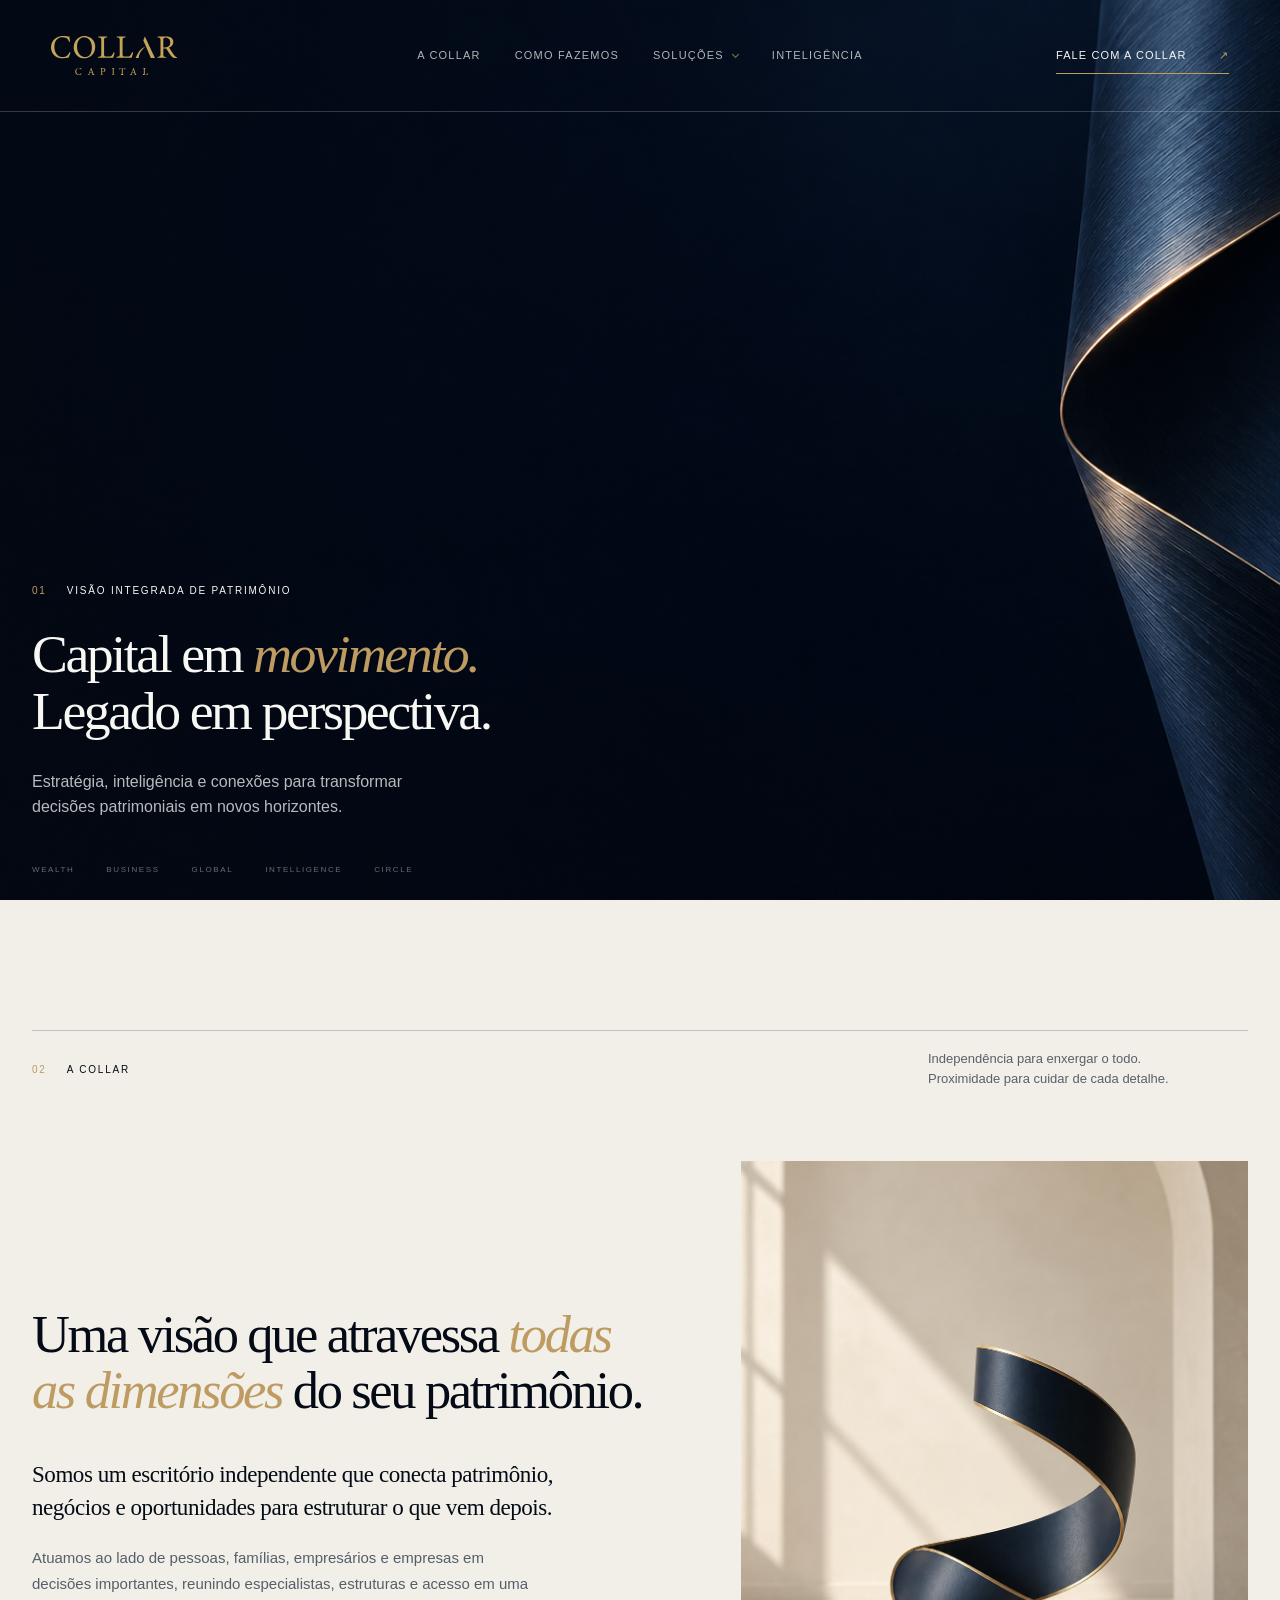
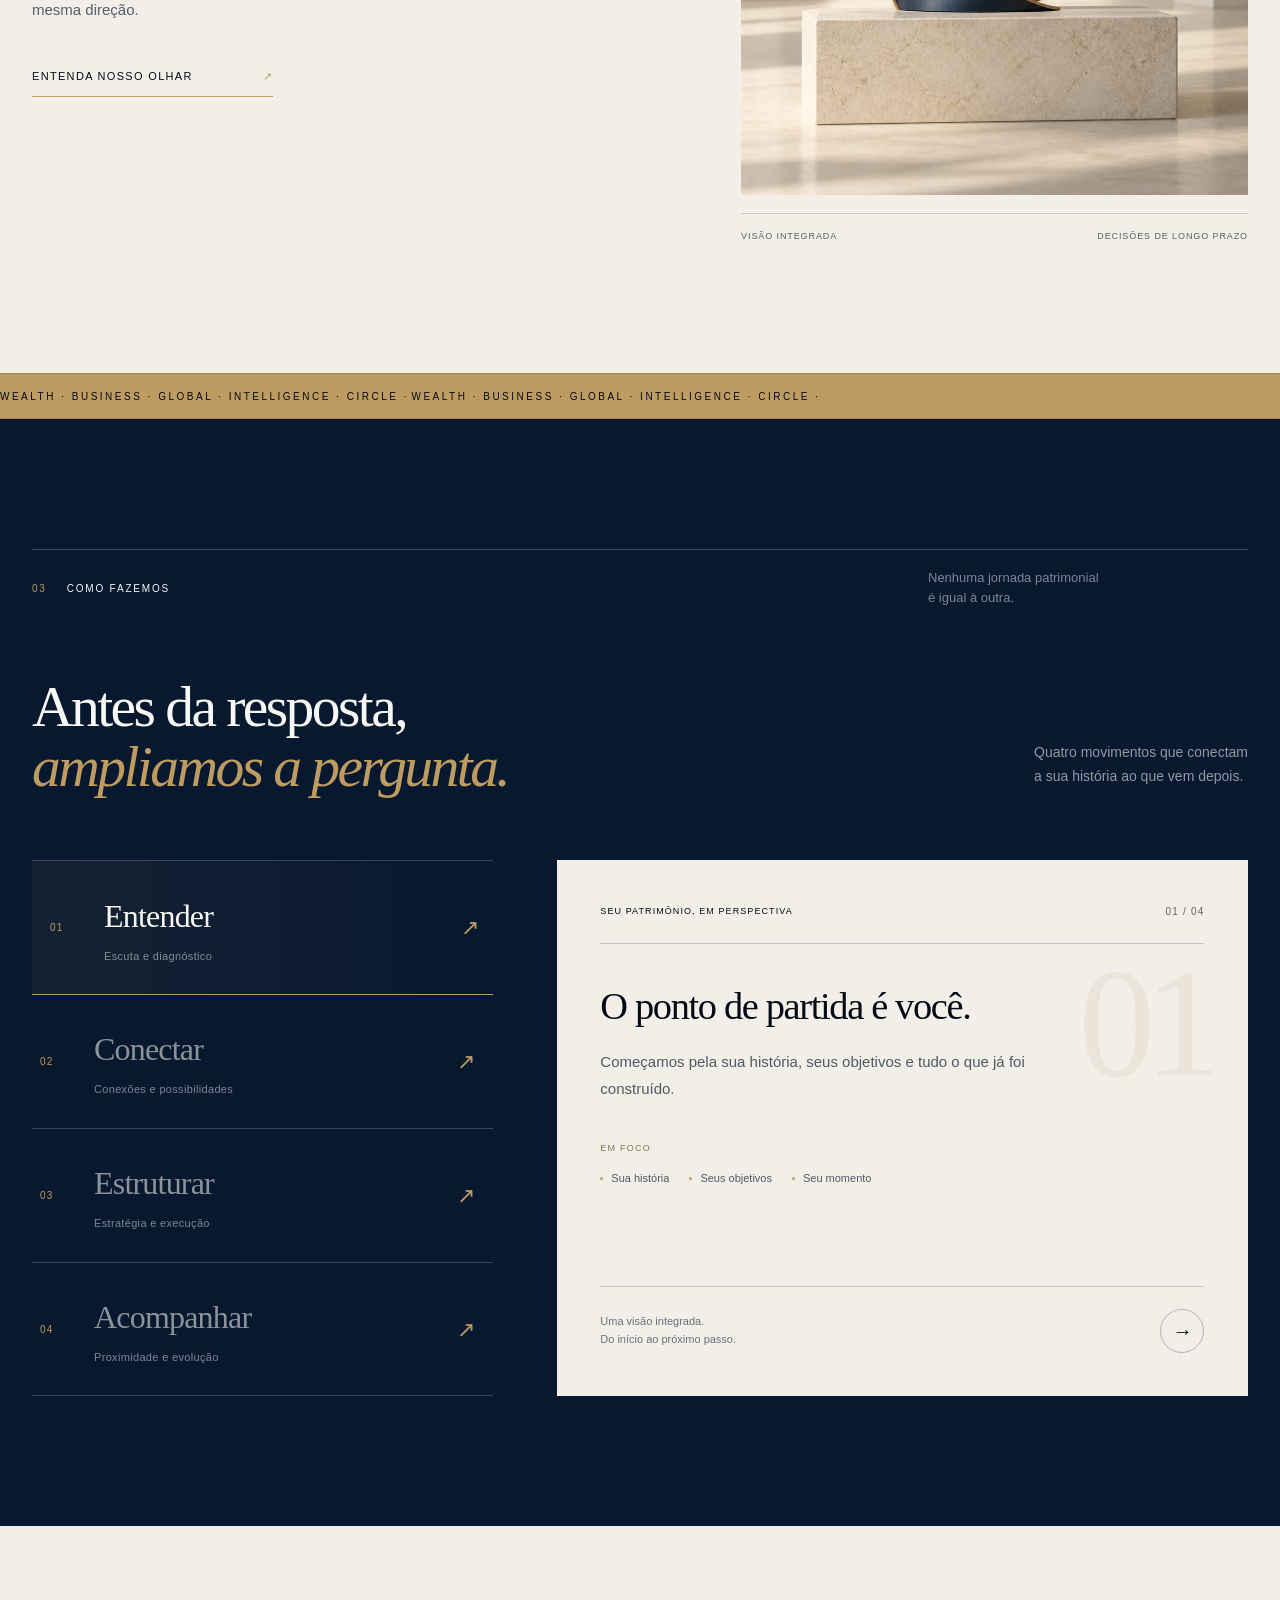
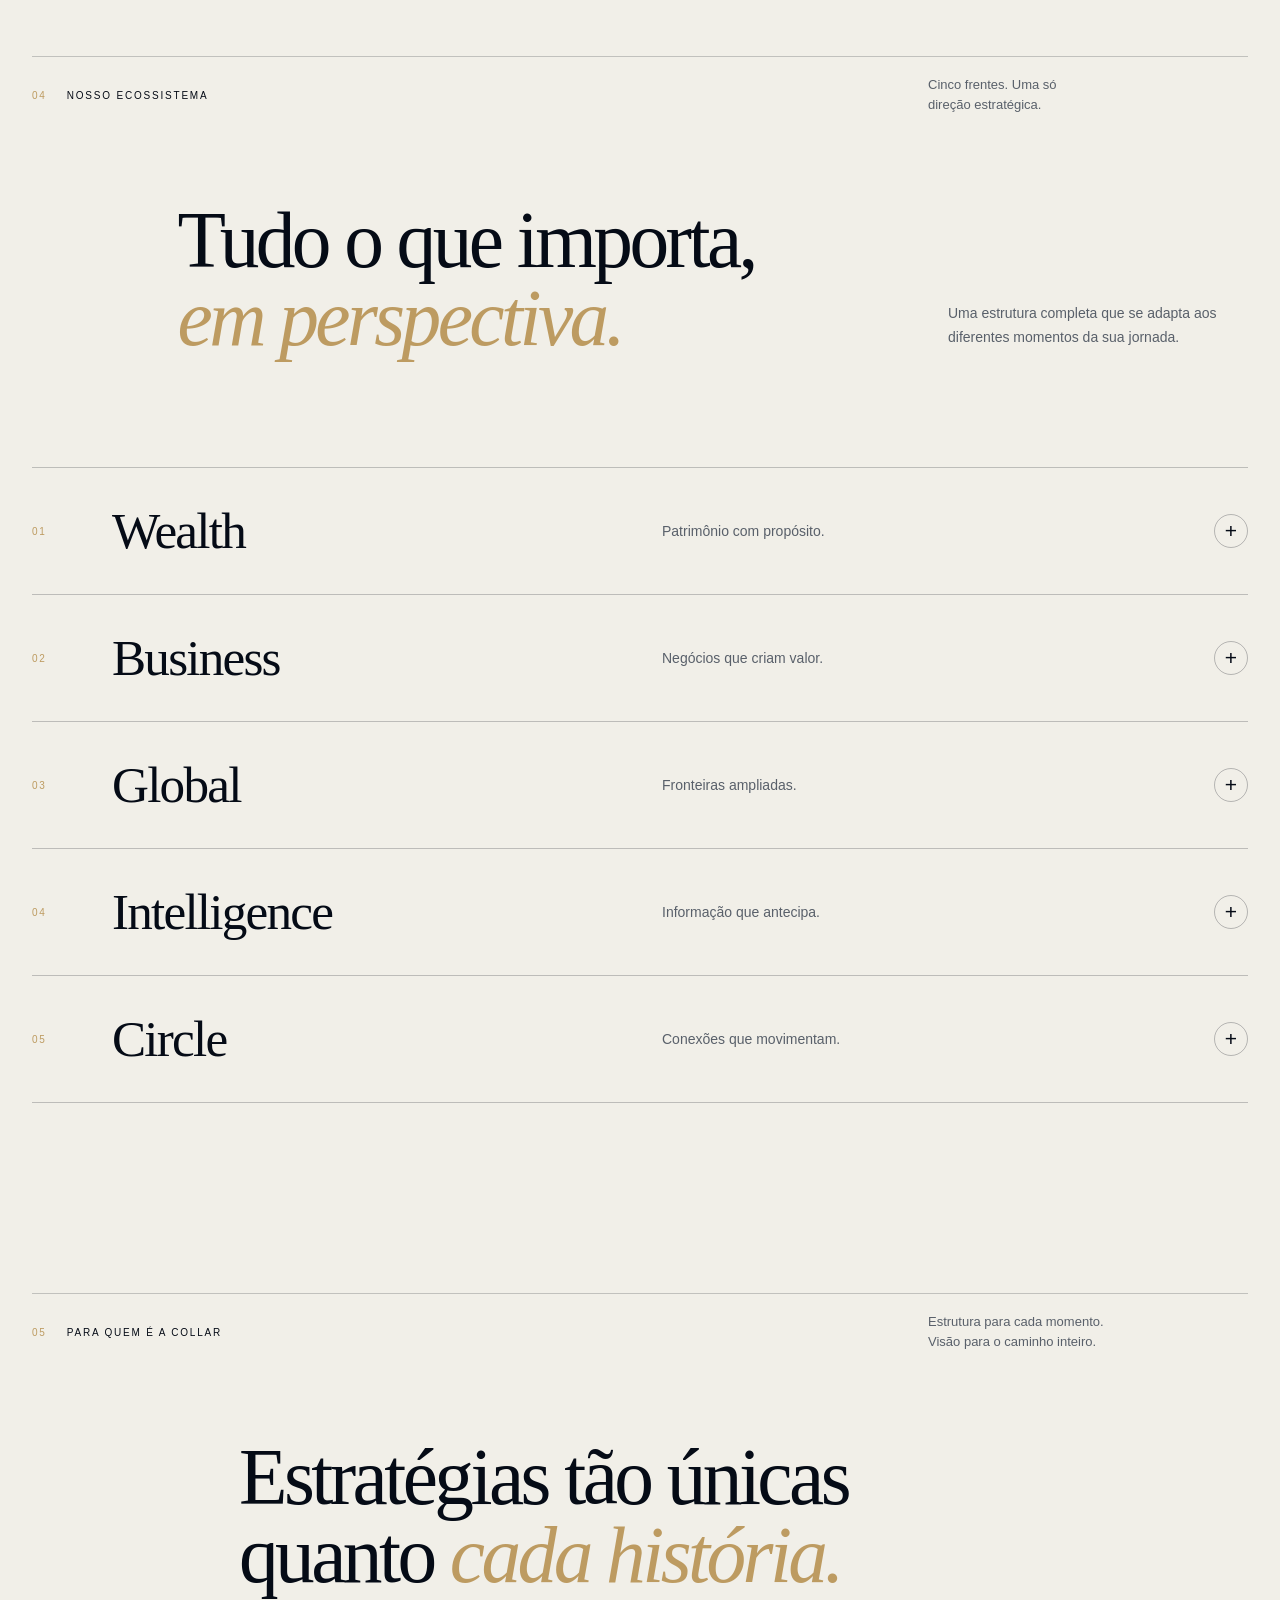
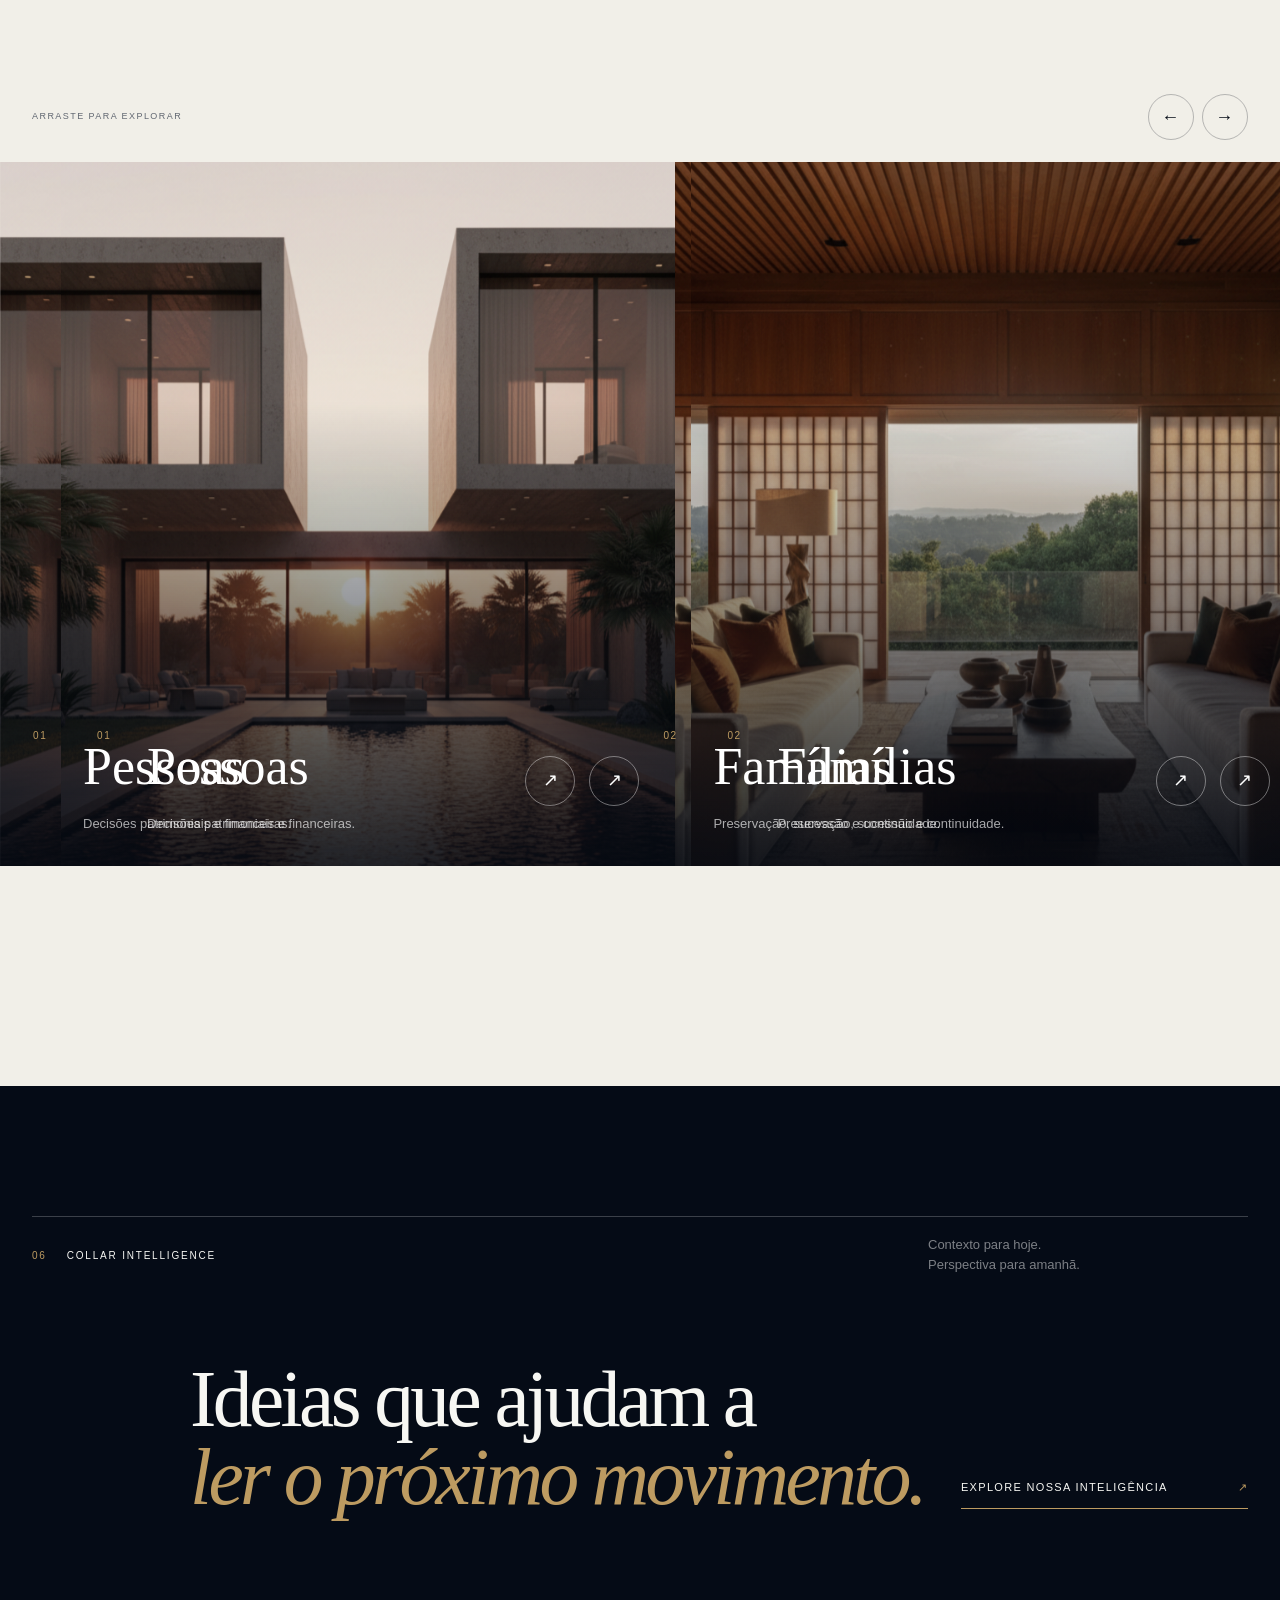
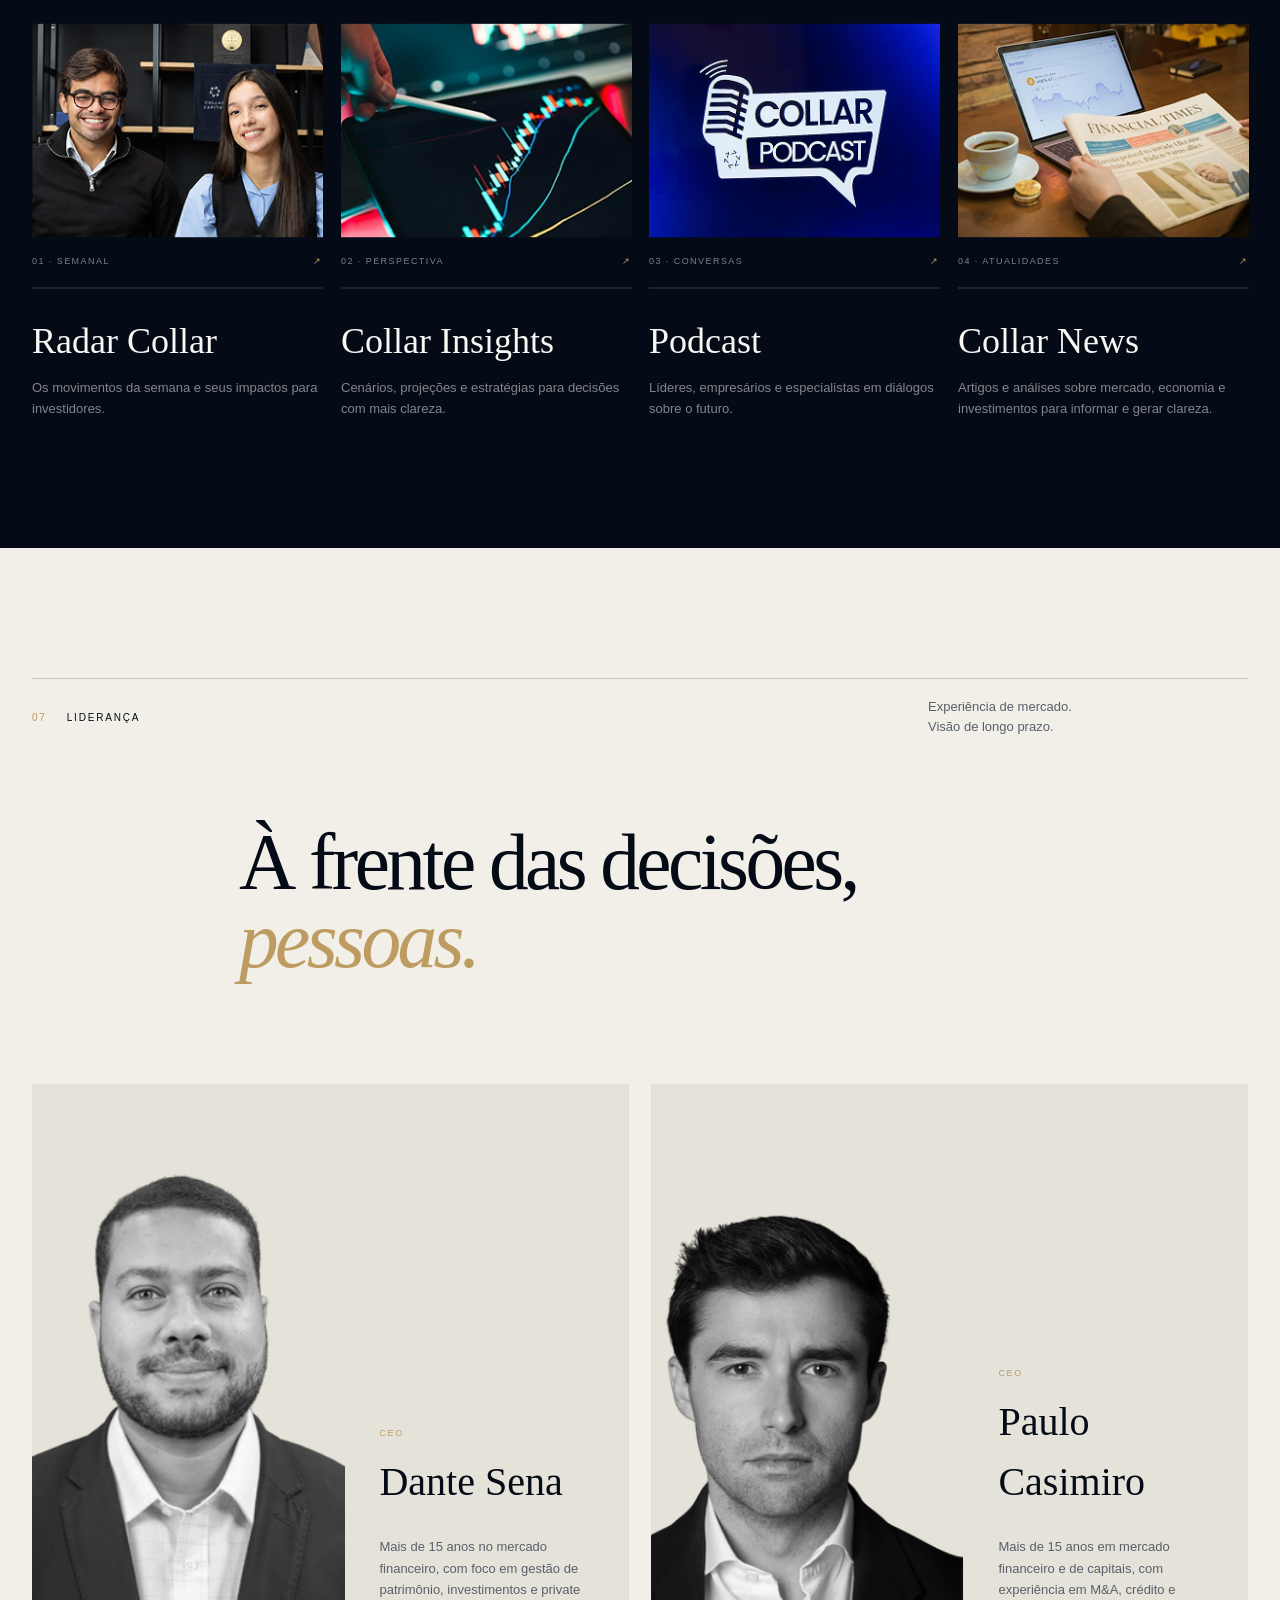
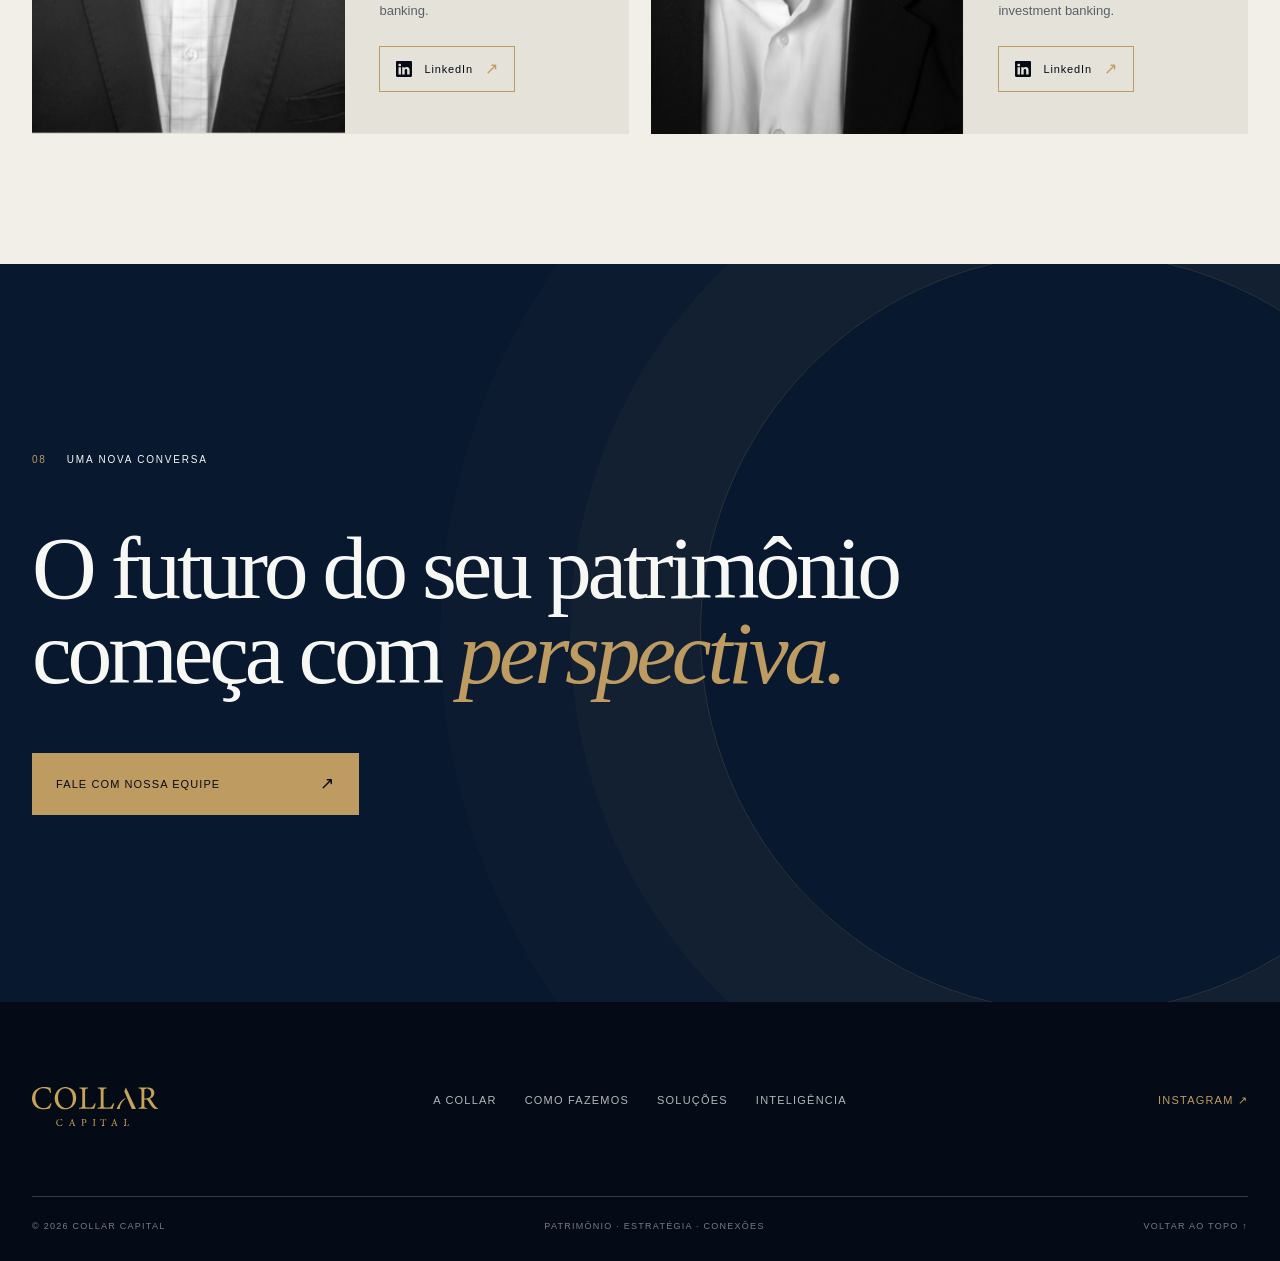
<file: index.html>
<!DOCTYPE html><html lang="pt-BR"><head><link rel="shortcut icon" href="/favicon.ico?v=2"><link rel="icon" href="/favicon.ico?v=2" type="image/x-icon" sizes="32x32"><link rel="icon" href="/favicon-v2.png?v=2" type="image/png" sizes="512x512"><link rel="apple-touch-icon" href="/apple-touch-icon.png?v=2" type="image/png" sizes="180x180"><meta charSet="utf-8"/><meta name="viewport" content="width=device-width, initial-scale=1"/><link rel="preload" href="/images/dante.png" as="image"/><link rel="preload" href="/images/paulo.png" as="image"/><link rel="stylesheet" href="/_next/static/css/index.oYXfUhdd.css" data-rsc-css-href="/_next/static/css/index.oYXfUhdd.css" data-precedence="vite-rsc/importer-resources"/><link rel="stylesheet" href="/_next/static/css/SiteHeader.d0fq4UQh.css" data-precedence="vite-rsc/client-reference"/><link rel="modulepreload" fetchPriority="low" href="/_next/static/chunks/index-DTaq47w9.js"/><script src="/_next/static/chunks/rolldown-runtime-C60lm6uB.js" type="module" async=""></script><script src="/_next/static/chunks/framework-BgSIrAUN.js" type="module" async=""></script><link rel="modulepreload" href="/_next/static/chunks/layout-segment-context-B3TCcT_6.js" crossorigin=""/><link rel="modulepreload" href="/_next/static/chunks/ScrollExperience-DYYAgZIH.js" crossorigin=""/><link rel="modulepreload" href="/_next/static/chunks/SiteHeader-CY26dOe-.js" crossorigin=""/><link rel="modulepreload" href="/_next/static/chunks/MethodExperience-CFrhrcvC.js" crossorigin=""/><link rel="modulepreload" href="/_next/static/chunks/AudienceCarousel-DFRp124z.js" crossorigin=""/><script>Object.assign(((self[Symbol.for("vinext.navigationRuntime")]??={bootstrap:{routeManifest:null},functions:{}}).bootstrap.rsc??={rsc:[]}),{params:{},nav:{"pathname":"/","searchParams":[]}})</script><link rel="modulepreload" href="/_next/static/chunks/index-DTaq47w9.js" />
</head><body><main><div class="scroll-progress" aria-hidden="true"><span></span></div><section class="hero" id="inicio"><div class="hero-media" aria-hidden="true"></div><header class="site-header shell app-site-header"><a class="brand" href="#inicio" aria-label="Collar Capital — início"><img src="/images/logo-collar-areia.svg" alt="Collar Capital" width="153" height="47"/></a><nav class="desktop-nav" aria-label="Navegação principal"><a href="#sobre">A Collar</a><a href="#metodo">Como fazemos</a><div class="app-solutions-disclosure"><button class="app-solutions-trigger" type="button" aria-expanded="false" aria-controls="_R_h6a_">Soluções <span class="app-solutions-chevron" aria-hidden="true"></span></button><div class="app-solutions-panel" id="_R_h6a_" hidden=""><p class="app-solutions-kicker">Nosso ecossistema</p><ul class="app-solutions-list"><li><a class="app-solutions-link" href="/solucoes/wealth"><span class="app-solutions-number" aria-hidden="true">0<!-- -->1</span><span class="app-solutions-copy"><span class="app-solutions-name">Wealth</span><span class="app-solutions-subtitle">Patrimônio com propósito.</span></span><span class="app-solutions-arrow" aria-hidden="true">↗</span></a></li><li><a class="app-solutions-link" href="/solucoes/business"><span class="app-solutions-number" aria-hidden="true">0<!-- -->2</span><span class="app-solutions-copy"><span class="app-solutions-name">Business</span><span class="app-solutions-subtitle">Negócios que criam valor.</span></span><span class="app-solutions-arrow" aria-hidden="true">↗</span></a></li><li><a class="app-solutions-link" href="/solucoes/global"><span class="app-solutions-number" aria-hidden="true">0<!-- -->3</span><span class="app-solutions-copy"><span class="app-solutions-name">Global</span><span class="app-solutions-subtitle">Fronteiras ampliadas.</span></span><span class="app-solutions-arrow" aria-hidden="true">↗</span></a></li><li><a class="app-solutions-link" href="/solucoes/intelligence"><span class="app-solutions-number" aria-hidden="true">0<!-- -->4</span><span class="app-solutions-copy"><span class="app-solutions-name">Intelligence</span><span class="app-solutions-subtitle">Informação que antecipa.</span></span><span class="app-solutions-arrow" aria-hidden="true">↗</span></a></li><li><a class="app-solutions-link" href="/solucoes/circle"><span class="app-solutions-number" aria-hidden="true">0<!-- -->5</span><span class="app-solutions-copy"><span class="app-solutions-name">Circle</span><span class="app-solutions-subtitle">Conexões que movimentam.</span></span><span class="app-solutions-arrow" aria-hidden="true">↗</span></a></li></ul></div></div><a href="#inteligencia">Inteligência</a></nav><a class="header-cta" href="#contato">Fale com a Collar <span aria-hidden="true">↗</span></a><details class="mobile-menu app-mobile-menu"><summary aria-label="Menu principal">Menu</summary><nav class="app-nav-mobile-panel" aria-label="Navegação principal móvel"><a href="#sobre">A Collar</a><a href="#metodo">Como fazemos</a><details class="app-mobile-solutions"><summary>Soluções <span class="app-solutions-chevron" aria-hidden="true"></span></summary><ul><li><a href="/solucoes/wealth"><span>Wealth</span><span aria-hidden="true">↗</span></a></li><li><a href="/solucoes/business"><span>Business</span><span aria-hidden="true">↗</span></a></li><li><a href="/solucoes/global"><span>Global</span><span aria-hidden="true">↗</span></a></li><li><a href="/solucoes/intelligence"><span>Intelligence</span><span aria-hidden="true">↗</span></a></li><li><a href="/solucoes/circle"><span>Circle</span><span aria-hidden="true">↗</span></a></li></ul></details><a href="#inteligencia">Inteligência</a><a href="#contato">Fale com a Collar</a></nav></details></header><div class="hero-orbit orbit-one" aria-hidden="true"></div><div class="hero-orbit orbit-two" aria-hidden="true"></div><div class="hero-content shell"><p class="eyebrow reveal reveal-1"><span>01</span> Visão integrada de patrimônio</p><h1 class="reveal reveal-2"><span>Capital em <em>movimento.</em></span><span>Legado em perspectiva.</span></h1><div class="hero-foot reveal reveal-3"><p>Estratégia, inteligência e conexões para transformar decisões patrimoniais em novos horizontes.</p></div></div><div class="hero-index shell" aria-hidden="true"><span>WEALTH</span><span>BUSINESS</span><span>GLOBAL</span><span>INTELLIGENCE</span><span>CIRCLE</span></div></section><section class="intro shell section-pad" id="sobre"><div class="section-label" data-reveal="fade"><p class="eyebrow dark"><span>02</span> A Collar</p><p class="microcopy">Independência para enxergar o todo.<br/>Proximidade para cuidar de cada detalhe.</p></div><div class="intro-grid" data-reveal="up"><div class="intro-copy"><h2 class="display-heading">Uma visão que atravessa <em>todas as dimensões</em> do seu patrimônio.</h2><p class="lead">Somos um escritório independente que conecta patrimônio, negócios e oportunidades para estruturar o que vem depois.</p><p>Atuamos ao lado de pessoas, famílias, empresários e empresas em decisões importantes, reunindo especialistas, estruturas e acesso em uma mesma direção.</p><a class="text-link" href="#metodo">Entenda nosso olhar <span>↗</span></a></div><figure class="intro-visual"><div class="intro-image"><img src="/images/about-sculpture-v2.png" alt="Escultura curva azul-marinho com bordas douradas sobre uma base de pedra clara" loading="lazy" width="1122" height="1402"/></div><figcaption>Visão integrada <span>Decisões de longo prazo</span></figcaption></figure></div></section><div class="kinetic-band" aria-hidden="true"><div class="kinetic-track"><span>WEALTH · BUSINESS · GLOBAL · INTELLIGENCE · CIRCLE · </span><span>WEALTH · BUSINESS · GLOBAL · INTELLIGENCE · CIRCLE · </span></div></div><section class="method section-pad" id="metodo"><div class="shell"><div class="section-label" data-reveal="fade"><p class="eyebrow"><span>03</span> Como fazemos</p><p class="microcopy light">Nenhuma jornada patrimonial<br/>é igual à outra.</p></div><div class="method-heading" data-reveal="up"><h2 class="display-heading inverse">Antes da resposta,<br/><em>ampliamos a pergunta.</em></h2><p>Quatro movimentos que conectam<br/>a sua história ao que vem depois.</p></div><div class="method-experience"><div class="method-nav" role="tablist" aria-label="Etapas do método" aria-orientation="vertical"><button class="method-step is-active" type="button" role="tab" id="method-tab-01" aria-selected="true" aria-controls="method-panel-01" tabindex="0"><span class="method-step-number">01</span><span class="method-step-title">Entender</span><span class="method-step-note">Escuta e diagnóstico</span><span class="method-step-arrow" aria-hidden="true">↗</span></button><button class="method-step" type="button" role="tab" id="method-tab-02" aria-selected="false" aria-controls="method-panel-02" tabindex="-1"><span class="method-step-number">02</span><span class="method-step-title">Conectar</span><span class="method-step-note">Conexões e possibilidades</span><span class="method-step-arrow" aria-hidden="true">↗</span></button><button class="method-step" type="button" role="tab" id="method-tab-03" aria-selected="false" aria-controls="method-panel-03" tabindex="-1"><span class="method-step-number">03</span><span class="method-step-title">Estruturar</span><span class="method-step-note">Estratégia e execução</span><span class="method-step-arrow" aria-hidden="true">↗</span></button><button class="method-step" type="button" role="tab" id="method-tab-04" aria-selected="false" aria-controls="method-panel-04" tabindex="-1"><span class="method-step-number">04</span><span class="method-step-title">Acompanhar</span><span class="method-step-note">Proximidade e evolução</span><span class="method-step-arrow" aria-hidden="true">↗</span></button></div><div class="method-panel" id="method-panel-01" role="tabpanel" aria-labelledby="method-tab-01" tabindex="0"><div class="method-panel-top"><p class="eyebrow">Seu patrimônio, em perspectiva</p><span class="method-panel-index">01<!-- --> / 04</span></div><div class="method-panel-content"><span class="method-watermark" aria-hidden="true">01</span><h3 class="method-panel-title">O ponto de partida é você.</h3><p class="method-panel-copy">Começamos pela sua história, seus objetivos e tudo o que já foi construído.</p><div class="method-focus"><span>Em foco</span><ul><li>Sua história</li><li>Seus objetivos</li><li>Seu momento</li></ul></div></div><div class="method-panel-footer"><p>Uma visão integrada.<br/>Do início ao próximo passo.</p><button class="method-next" type="button" aria-label="Próxima etapa: Conectar"><span class="sr-only">Próxima etapa</span><span aria-hidden="true">→</span></button></div></div><div class="method-panel" id="method-panel-02" role="tabpanel" aria-labelledby="method-tab-02" tabindex="0" hidden=""><div class="method-panel-top"><p class="eyebrow">Seu patrimônio, em perspectiva</p><span class="method-panel-index">02<!-- --> / 04</span></div><div class="method-panel-content"><span class="method-watermark" aria-hidden="true">02</span><h3 class="method-panel-title">O todo revela novos caminhos.</h3><p class="method-panel-copy">Integramos patrimônio, negócios, família e futuro em uma leitura única.</p><div class="method-focus"><span>Em foco</span><ul><li>Patrimônio</li><li>Negócios</li><li>Família e futuro</li></ul></div></div><div class="method-panel-footer"><p>Uma visão integrada.<br/>Do início ao próximo passo.</p><button class="method-next" type="button" aria-label="Próxima etapa: Estruturar"><span class="sr-only">Próxima etapa</span><span aria-hidden="true">→</span></button></div></div><div class="method-panel" id="method-panel-03" role="tabpanel" aria-labelledby="method-tab-03" tabindex="0" hidden=""><div class="method-panel-top"><p class="eyebrow">Seu patrimônio, em perspectiva</p><span class="method-panel-index">03<!-- --> / 04</span></div><div class="method-panel-content"><span class="method-watermark" aria-hidden="true">03</span><h3 class="method-panel-title">Clareza para o próximo passo.</h3><p class="method-panel-copy">Desenhamos estratégias e acessamos especialistas para cada decisão.</p><div class="method-focus"><span>Em foco</span><ul><li>Estratégia</li><li>Especialistas</li><li>Decisões</li></ul></div></div><div class="method-panel-footer"><p>Uma visão integrada.<br/>Do início ao próximo passo.</p><button class="method-next" type="button" aria-label="Próxima etapa: Acompanhar"><span class="sr-only">Próxima etapa</span><span aria-hidden="true">→</span></button></div></div><div class="method-panel" id="method-panel-04" role="tabpanel" aria-labelledby="method-tab-04" tabindex="0" hidden=""><div class="method-panel-top"><p class="eyebrow">Seu patrimônio, em perspectiva</p><span class="method-panel-index">04<!-- --> / 04</span></div><div class="method-panel-content"><span class="method-watermark" aria-hidden="true">04</span><h3 class="method-panel-title">A vida muda. A estratégia evolui.</h3><p class="method-panel-copy">Evoluímos a estratégia ao seu lado, com proximidade e visão de longo prazo.</p><div class="method-focus"><span>Em foco</span><ul><li>Proximidade</li><li>Evolução</li><li>Longo prazo</li></ul></div></div><div class="method-panel-footer"><p>Uma visão integrada.<br/>Do início ao próximo passo.</p><button class="method-next" type="button" aria-label="Próxima etapa: Entender"><span class="sr-only">Próxima etapa</span><span aria-hidden="true">→</span></button></div></div></div></div></section><section class="ecosystem section-pad" id="solucoes"><div class="shell"><div class="section-label" data-reveal="fade"><p class="eyebrow dark"><span>04</span> Nosso ecossistema</p><p class="microcopy">Cinco frentes. Uma só<br/>direção estratégica.</p></div><div class="ecosystem-head" data-reveal="up"><h2 class="display-heading">Tudo o que importa,<br/><em>em perspectiva.</em></h2><p>Uma estrutura completa que se adapta aos diferentes momentos da sua jornada.</p></div><div class="solution-list" data-stagger="true"><details class="solution-row"><summary><span class="solution-number">01</span><span class="solution-name">Wealth</span><span class="solution-subtitle">Patrimônio com propósito.</span><span class="solution-plus" aria-hidden="true">+</span></summary><div class="solution-body"><div><p>Estratégias integradas para potencializar, proteger e perpetuar seu patrimônio — com independência para escolher os melhores caminhos.</p><a class="text-link" href="/solucoes/wealth">Conheça Collar <!-- -->Wealth<!-- --> <span aria-hidden="true">↗</span></a></div><ul><li>Investimentos</li><li>Produtos bancários</li><li>Dolarização</li><li>Alternativos</li></ul></div></details><details class="solution-row"><summary><span class="solution-number">02</span><span class="solution-name">Business</span><span class="solution-subtitle">Negócios que criam valor.</span><span class="solution-plus" aria-hidden="true">+</span></summary><div class="solution-body"><div><p>Estruturas de capital e soluções desenhadas para empresas e empresários crescerem com consistência, clareza e acesso.</p><a class="text-link" href="/solucoes/business">Conheça Collar <!-- -->Business<!-- --> <span aria-hidden="true">↗</span></a></div><ul><li>Estrutura de capital</li><li>SCP</li><li>Oportunidades</li><li>Tecnologia B2B</li></ul></div></details><details class="solution-row"><summary><span class="solution-number">03</span><span class="solution-name">Global</span><span class="solution-subtitle">Fronteiras ampliadas.</span><span class="solution-plus" aria-hidden="true">+</span></summary><div class="solution-body"><div><p>Conexão com oportunidades internacionais e soluções globais que diversificam, protegem e expandem possibilidades.</p><a class="text-link" href="/solucoes/global">Conheça Collar <!-- -->Global<!-- --> <span aria-hidden="true">↗</span></a></div><ul><li>Offshore</li><li>Câmbio</li><li>Investimentos globais</li></ul></div></details><details class="solution-row"><summary><span class="solution-number">04</span><span class="solution-name">Intelligence</span><span class="solution-subtitle">Informação que antecipa.</span><span class="solution-plus" aria-hidden="true">+</span></summary><div class="solution-body"><div><p>Leitura de cenário, análises exclusivas e conversas relevantes para transformar complexidade em perspectiva.</p><a class="text-link" href="/solucoes/intelligence">Conheça Collar <!-- -->Intelligence<!-- --> <span aria-hidden="true">↗</span></a></div><ul><li>Conteúdo</li><li>Eventos</li><li>Insights</li><li>Conhecimento</li></ul></div></details><details class="solution-row"><summary><span class="solution-number">05</span><span class="solution-name">Circle</span><span class="solution-subtitle">Conexões que movimentam.</span><span class="solution-plus" aria-hidden="true">+</span></summary><div class="solution-body"><div><p>Um círculo de relacionamentos, experiências e encontros que abre novas conversas e oportunidades.</p><a class="text-link" href="/solucoes/circle">Conheça Collar <!-- -->Circle<!-- --> <span aria-hidden="true">↗</span></a></div><ul><li>Networking</li><li>Experiências</li><li>Conexões</li></ul></div></details></div></div></section><section class="audience section-pad"><div class="shell"><div class="section-label" data-reveal="fade"><p class="eyebrow dark"><span>05</span> Para quem é a Collar</p><p class="microcopy">Estrutura para cada momento.<br/>Visão para o caminho inteiro.</p></div><h2 class="display-heading audience-title" data-reveal="up">Estratégias tão únicas<br/>quanto <em>cada história.</em></h2><div class="audience-carousel-shell" data-reveal="up"><div class="audience-carousel-controls"><span>Arraste para explorar</span><div><button type="button" aria-label="Ver card anterior">←</button><button type="button" aria-label="Ver próximo card">→</button></div></div><div class="audience-carousel"><div class="audience-track"><div class="audience-loop-group"><article class="audience-card"><img src="/images/solution-people.png" alt="Pessoas" draggable="false"/><div class="audience-overlay"><span>0<!-- -->1</span><h3>Pessoas</h3><p>Decisões patrimoniais e financeiras.</p><b aria-hidden="true">↗</b></div></article><article class="audience-card"><img src="/images/solution-families.png" alt="Famílias" draggable="false"/><div class="audience-overlay"><span>0<!-- -->2</span><h3>Famílias</h3><p>Preservação, sucessão e continuidade.</p><b aria-hidden="true">↗</b></div></article><article class="audience-card"><img src="/images/solution-entrepreneurs.png" alt="Empresários" draggable="false"/><div class="audience-overlay"><span>0<!-- -->3</span><h3>Empresários</h3><p>Patrimônio pessoal conectado aos negócios.</p><b aria-hidden="true">↗</b></div></article><article class="audience-card"><img src="/images/solution-companies.png" alt="Empresas" draggable="false"/><div class="audience-overlay"><span>0<!-- -->4</span><h3>Empresas</h3><p>Soluções financeiras e estratégicas.</p><b aria-hidden="true">↗</b></div></article></div><div class="audience-loop-group" aria-hidden="true"><article class="audience-card"><img src="/images/solution-people.png" alt="" draggable="false"/><div class="audience-overlay"><span>0<!-- -->1</span><h3>Pessoas</h3><p>Decisões patrimoniais e financeiras.</p><b aria-hidden="true">↗</b></div></article><article class="audience-card"><img src="/images/solution-families.png" alt="" draggable="false"/><div class="audience-overlay"><span>0<!-- -->2</span><h3>Famílias</h3><p>Preservação, sucessão e continuidade.</p><b aria-hidden="true">↗</b></div></article><article class="audience-card"><img src="/images/solution-entrepreneurs.png" alt="" draggable="false"/><div class="audience-overlay"><span>0<!-- -->3</span><h3>Empresários</h3><p>Patrimônio pessoal conectado aos negócios.</p><b aria-hidden="true">↗</b></div></article><article class="audience-card"><img src="/images/solution-companies.png" alt="" draggable="false"/><div class="audience-overlay"><span>0<!-- -->4</span><h3>Empresas</h3><p>Soluções financeiras e estratégicas.</p><b aria-hidden="true">↗</b></div></article></div></div></div></div></div></section><section class="intelligence section-pad" id="inteligencia"><div class="shell"><div class="section-label" data-reveal="fade"><p class="eyebrow"><span>06</span> Collar Intelligence</p><p class="microcopy light">Contexto para hoje.<br/>Perspectiva para amanhã.</p></div><div class="intelligence-head" data-reveal="up"><h2 class="display-heading inverse">Ideias que ajudam a<br/><em>ler o próximo movimento.</em></h2><a class="text-link light-link" href="#contato">Explore nossa inteligência <span>↗</span></a></div><div class="editorial-grid" data-stagger="true"><article class="editorial-card" data-parallax="true" data-speed="0.018"><div class="editorial-image"><img src="/images/collar-radar-card.png" alt="Apresentadores do Radar Collar" width="298" height="220" loading="lazy"/></div><div class="editorial-meta"><span>0<!-- -->1<!-- --> · <!-- -->Semanal</span><span>↗</span></div><h3>Radar Collar</h3><p>Os movimentos da semana e seus impactos para investidores.</p></article><article class="editorial-card" data-parallax="true" data-speed="0.018"><div class="editorial-image"><img src="/images/collar-insights-card.png" alt="Análise de gráficos de mercado em um tablet" width="298" height="220" loading="lazy"/></div><div class="editorial-meta"><span>0<!-- -->2<!-- --> · <!-- -->Perspectiva</span><span>↗</span></div><h3>Collar Insights</h3><p>Cenários, projeções e estratégias para decisões com mais clareza.</p></article><article class="editorial-card" data-parallax="true" data-speed="0.018"><div class="editorial-image"><img src="/images/collar-podcast-card.png" alt="Logo Collar Podcast em fundo azul" width="298" height="220" loading="lazy"/></div><div class="editorial-meta"><span>0<!-- -->3<!-- --> · <!-- -->Conversas</span><span>↗</span></div><h3>Podcast</h3><p>Líderes, empresários e especialistas em diálogos sobre o futuro.</p></article><article class="editorial-card" data-parallax="true" data-speed="0.018"><div class="editorial-image"><img src="/images/collar-news-card.png" alt="Leitura do Financial Times ao lado de um notebook com gráficos de mercado" width="298" height="220" loading="lazy"/></div><div class="editorial-meta"><span>0<!-- -->4<!-- --> · <!-- -->Atualidades</span><span>↗</span></div><h3>Collar News</h3><p>Artigos e análises sobre mercado, economia e investimentos para informar e gerar clareza.</p></article></div></div></section><section class="leadership section-pad"><div class="shell"><div class="section-label" data-reveal="fade"><p class="eyebrow dark"><span>07</span> Liderança</p><p class="microcopy">Experiência de mercado.<br/>Visão de longo prazo.</p></div><h2 class="display-heading leadership-title" data-reveal="up">À frente das decisões,<br/><em>pessoas.</em></h2><div class="leaders" data-stagger="true"><article class="leader"><a class="leader-photo" href="https://www.linkedin.com/in/dantesena/" target="_blank" rel="noopener noreferrer" aria-label="LinkedIn de Dante Sena — abre em nova aba"><img src="/images/dante.png" alt="Dante Sena"/></a><div class="leader-info"><span>CEO</span><h3>Dante Sena</h3><p>Mais de 15 anos no mercado financeiro, com foco em gestão de patrimônio, investimentos e private banking.</p><a class="leader-link" href="https://www.linkedin.com/in/dantesena/" target="_blank" rel="noopener noreferrer" aria-label="LinkedIn de Dante Sena — abre em nova aba">LinkedIn <span aria-hidden="true">↗</span></a></div></article><article class="leader"><a class="leader-photo" href="https://www.linkedin.com/in/paulo-casimiro-608373b2/" target="_blank" rel="noopener noreferrer" aria-label="LinkedIn de Paulo Casimiro — abre em nova aba"><img src="/images/paulo.png" alt="Paulo Casimiro"/></a><div class="leader-info"><span>CEO</span><h3>Paulo Casimiro</h3><p>Mais de 15 anos em mercado financeiro e de capitais, com experiência em M&amp;A, crédito e investment banking.</p><a class="leader-link" href="https://www.linkedin.com/in/paulo-casimiro-608373b2/" target="_blank" rel="noopener noreferrer" aria-label="LinkedIn de Paulo Casimiro — abre em nova aba">LinkedIn <span aria-hidden="true">↗</span></a></div></article></div></div></section><section class="contact" id="contato"><div class="contact-orbit" aria-hidden="true"></div><div class="shell contact-inner" data-reveal="up"><p class="eyebrow"><span>08</span> Uma nova conversa</p><h2>O futuro do seu patrimônio<br/>começa com <em>perspectiva.</em></h2><a class="contact-button" href="https://www.instagram.com/collarcapital/" target="_blank" rel="noreferrer">Fale com nossa equipe <span>↗</span></a></div></section><footer><div class="shell footer-top"><img src="/images/logo-collar-areia.svg" alt="Collar Capital" width="153" height="47"/><nav aria-label="Navegação do rodapé"><a href="#sobre">A Collar</a><a href="#metodo">Como fazemos</a><a href="#solucoes">Soluções</a><a href="#inteligencia">Inteligência</a></nav><a href="https://www.instagram.com/collarcapital/" target="_blank" rel="noreferrer">Instagram ↗</a></div><div class="shell footer-bottom"><span>© <!-- -->2026<!-- --> Collar Capital</span><span>Patrimônio · Estratégia · Conexões</span><a href="#inicio">Voltar ao topo ↑</a></div></footer></main><!--$--><!--/$--><div hidden=""><!--$?--><template id="B:0"></template><!--/$--></div><script>requestAnimationFrame(function(){$RT=performance.now()});</script><script type="module" src="/_next/static/chunks/index-DTaq47w9.js" id="_R_" async=""></script><div hidden id="S:0"><div hidden=""><title>Collar Capital — Patrimônio em perspectiva</title><meta name="description" content="Estratégia, inteligência e conexões para transformar decisões patrimoniais em novos horizontes."><meta property="og:title" content="Collar Capital — Patrimônio em perspectiva"><meta property="og:description" content="Estratégia, inteligência e conexões para transformar decisões patrimoniais em novos horizontes."><meta property="og:type" content="website"><meta property="og:locale" content="pt_BR"><meta property="og:image" content="http://localhost:3000/og.png"><meta property="og:image:width" content="1536"><meta property="og:image:height" content="1024"><meta property="og:image:alt" content="Collar Capital — Capital em movimento. Legado em perspectiva."><meta name="twitter:card" content="summary_large_image"><meta name="twitter:title" content="Collar Capital — Patrimônio em perspectiva"><meta name="twitter:description" content="Estratégia, inteligência e conexões para transformar decisões patrimoniais em novos horizontes."><meta name="twitter:image" content="http://localhost:3000/og.png"><link rel="shortcut icon" href="/favicon.svg"><link rel="icon" href="/favicon.svg"></div></div><script>$RB=[];$RV=function(a){$RT=performance.now();for(var b=0;b<a.length;b+=2){var c=a[b],e=a[b+1];null!==e.parentNode&&e.parentNode.removeChild(e);var f=c.parentNode;if(f){var g=c.previousSibling,h=0;do{if(c&&8===c.nodeType){var d=c.data;if("/$"===d||"/&"===d)if(0===h)break;else h--;else"$"!==d&&"$?"!==d&&"$~"!==d&&"$!"!==d&&"&"!==d||h++}d=c.nextSibling;f.removeChild(c);c=d}while(c);for(;e.firstChild;)f.insertBefore(e.firstChild,c);g.data="$";g._reactRetry&&requestAnimationFrame(g._reactRetry)}}a.length=0};
$RC=function(a,b){if(b=document.getElementById(b))(a=document.getElementById(a))?(a.previousSibling.data="$~",$RB.push(a,b),2===$RB.length&&("number"!==typeof $RT?requestAnimationFrame($RV.bind(null,$RB)):(a=performance.now(),setTimeout($RV.bind(null,$RB),2300>a&&2E3<a?2300-a:$RT+300-a)))):b.parentNode.removeChild(b)};$RC("B:0","S:0")</script><script>((self[Symbol.for("vinext.navigationRuntime")]??={bootstrap:{routeManifest:null},functions:{}}).bootstrap.rsc??={rsc:[]}).rsc.push("4:I[\"8c0f216c4604\",[],\"Children\",1]\n")</script><script>((self[Symbol.for("vinext.navigationRuntime")]??={bootstrap:{routeManifest:null},functions:{}}).bootstrap.rsc??={rsc:[]}).rsc.push("5:I[\"593f344dc510\",[],\"GlobalErrorBoundary\",1]\n")</script><script>((self[Symbol.for("vinext.navigationRuntime")]??={bootstrap:{routeManifest:null},functions:{}}).bootstrap.rsc??={rsc:[]}).rsc.push("6:I[\"0b874ad30386\",[],\"default\",1]\n")</script><script>((self[Symbol.for("vinext.navigationRuntime")]??={bootstrap:{routeManifest:null},functions:{}}).bootstrap.rsc??={rsc:[]}).rsc.push("7:I[\"593f344dc510\",[],\"ErrorBoundary\",1]\n")</script><script>((self[Symbol.for("vinext.navigationRuntime")]??={bootstrap:{routeManifest:null},functions:{}}).bootstrap.rsc??={rsc:[]}).rsc.push("8:I[\"15c18cfaeeff\",[],\"LayoutSegmentProvider\",1]\n")</script><script>((self[Symbol.for("vinext.navigationRuntime")]??={bootstrap:{routeManifest:null},functions:{}}).bootstrap.rsc??={rsc:[]}).rsc.push("9:I[\"8c0f216c4604\",[],\"Slot\",1]\n")</script><script>((self[Symbol.for("vinext.navigationRuntime")]??={bootstrap:{routeManifest:null},functions:{}}).bootstrap.rsc??={rsc:[]}).rsc.push("a:I[\"9276801271d6\",[],\"AppRouterScrollTarget\",1]\n")</script><script>((self[Symbol.for("vinext.navigationRuntime")]??={bootstrap:{routeManifest:null},functions:{}}).bootstrap.rsc??={rsc:[]}).rsc.push("b:I[\"593f344dc510\",[],\"RedirectBoundary\",1]\n")</script><script>((self[Symbol.for("vinext.navigationRuntime")]??={bootstrap:{routeManifest:null},functions:{}}).bootstrap.rsc??={rsc:[]}).rsc.push("c:\"$Sreact.suspense\"\n")</script><script>((self[Symbol.for("vinext.navigationRuntime")]??={bootstrap:{routeManifest:null},functions:{}}).bootstrap.rsc??={rsc:[]}).rsc.push(":HL[\"/_next/static/css/index.oYXfUhdd.css\",\"style\"     ]\n")</script><script>((self[Symbol.for("vinext.navigationRuntime")]??={bootstrap:{routeManifest:null},functions:{}}).bootstrap.rsc??={rsc:[]}).rsc.push("0:{\"__route\":\"route:/\",\"__interceptionContext\":null,\"__layoutIds\":[\"layout:/\"],\"__rootLayout\":\"/\",\"__sourcePage\":\"/page\",\"__vinext_streaming_metadata_body:route:/\":\"$L1\",\"__vinext_streaming_metadata_outlet:route:/\":\"$L2\",\"page:/\":\"$L3\",\"layout:/\":[[[[\"$\",\"link\",\"css:/_next/static/css/index.oYXfUhdd.css\",{\"rel\":\"stylesheet\",\"precedence\":\"vite-rsc/importer-resources\",\"href\":\"/_next/static/css/index.oYXfUhdd.css\",\"data-rsc-css-href\":\"/_next/static/css/index.oYXfUhdd.css\"}],\"$undefined\"],[\"$\",\"html\",null,{\"lang\":\"pt-BR\",\"children\":[\"$\",\"body\",null,{\"children\":[\"$\",\"$L4\",null,{}]}]}]],null],\"route:/\":[[[\"$\",\"meta\",null,{\"charSet\":\"utf-8\"}],null,[[\"$\",\"meta\",\"0\",{\"name\":\"viewport\",\"content\":\"width=device-width, initial-scale=1\"}]]],[\"$\",\"$L5\",null,{\"fallback\":\"$6\",\"children\":[\"$\",\"$L7\",null,{\"fallback\":\"$6\",\"children\":[\"$\",\"$L8\",null,{\"providerId\":\"layout:/\",\"segmentMap\":{\"children\":[]},\"children\":[\"$\",\"$L9\",null,{\"id\":\"layout:/\",\"parallelSlots\":\"$undefined\",\"children\":[\"$\",\"$La\",null,{\"children\":[\"$\",\"$Lb\",null,{\"children\":[[\"$\",\"$L8\",null,{\"providerId\":\"page:/\",\"segmentMap\":{\"children\":[\"__PAGE__\"]},\"children\":[\"$\",\"$L9\",null,{\"id\":\"page:/\"}]}],[\"$\",\"$c\",null,{\"fallback\":null,\"children\":[\"$\",\"$L9\",null,{\"id\":\"__vinext_streaming_metadata_outlet:route:/\"}]}]]}]}]}]}]}]}],null,[\"$\",\"div\",null,{\"hidden\":true,\"children\":[\"$\",\"$c\",null,{\"fallback\":null,\"children\":[\"$\",\"$L9\",null,{\"id\":\"__vinext_streaming_metadata_body:route:/\"}]}]}]],\"__layoutFlags\":{\"layout:/\":\"s\"},\"__artifactCompatibility\":{\"schemaVersion\":1,\"graphVersion\":\"app-route-graph:1177fd80f83fa7b0\",\"deploymentVersion\":\"6b51cf91-e844-4e98-ac2d-1911c736448a\",\"appElementsSchemaVersion\":1,\"rscPayloadSchemaVersion\":1,\"rootBoundaryId\":\"/\",\"renderEpoch\":null},\"__renderObservation\":{\"schemaVersion\":1,\"output\":{\"kind\":\"app-rsc\",\"mountedSlotsFingerprint\":null,\"renderEpoch\":null,\"rootBoundaryId\":\"/\",\"routeId\":\"route:/\"},\"completeness\":\"partial\",\"boundaryOutcome\":{\"kind\":\"unknown\"},\"requestApis\":[{\"kind\":\"connection\",\"status\":\"unknown\"},{\"kind\":\"cookies\",\"status\":\"unknown\"},{\"kind\":\"draftMode\",\"status\":\"unknown\"},{\"kind\":\"headers\",\"status\":\"observed\"},{\"kind\":\"params\",\"status\":\"unknown\"},{\"kind\":\"searchParams\",\"status\":\"unknown\"}],\"dynamicFetches\":[],\"cacheTags\":[\"/\",\"_N_T_/\",\"_N_T_/index\",\"_N_T_/layout\",\"_N_T_/page\"],\"pathTags\":[\"/\"],\"cacheability\":\"unknown\",\"downgrade\":{\"target\":\"freshRender\",\"reasons\":[{\"code\":\"CP_DOWNGRADE_CACHEABILITY_UNKNOWN\",\"target\":\"freshRender\"},{\"code\":\"CP_DOWNGRADE_INCOMPLETE_OBSERVATION\",\"completeness\":\"partial\",\"target\":\"freshRender\"},{\"code\":\"CP_DOWNGRADE_UNKNOWN_REQUEST_API\",\"requestApi\":\"connection\",\"target\":\"freshRender\"},{\"code\":\"CP_DOWNGRADE_UNKNOWN_REQUEST_API\",\"requestApi\":\"cookies\",\"target\":\"freshRender\"},{\"code\":\"CP_DOWNGRADE_UNKNOWN_REQUEST_API\",\"requestApi\":\"draftMode\",\"target\":\"freshRender\"},{\"code\":\"CP_DOWNGRADE_PRIVATE_REQUEST_API\",\"requestApi\":\"headers\",\"target\":\"private\"},{\"code\":\"CP_DOWNGRADE_UNKNOWN_REQUEST_API\",\"requestApi\":\"params\",\"target\":\"freshRender\"},{\"code\":\"CP_DOWNGRADE_UNKNOWN_REQUEST_API\",\"requestApi\":\"searchParams\",\"target\":\"freshRender\"}],\"fallback\":{\"kind\":\"breakerFallback\",\"code\":\"CP_PRIVATE_DYNAMIC_DOWNGRADE\",\"mode\":\"renderFresh\",\"scope\":\"affectedOutput\",\"fields\":{\"reasonCodes\":[\"CP_DOWNGRADE_CACHEABILITY_UNKNOWN\",\"CP_DOWNGRADE_INCOMPLETE_OBSERVATION\",\"CP_DOWNGRADE_UNKNOWN_REQUEST_API\",\"CP_DOWNGRADE_UNKNOWN_REQUEST_API\",\"CP_DOWNGRADE_UNKNOWN_REQUEST_API\",\"CP_DOWNGRADE_PRIVATE_REQUEST_API\",\"CP_DOWNGRADE_UNKNOWN_REQUEST_API\",\"CP_DOWNGRADE_UNKNOWN_REQUEST_API\"],\"target\":\"freshRender\"}},\"isPublicCacheCandidate\":false}}}\n")</script><script>((self[Symbol.for("vinext.navigationRuntime")]??={bootstrap:{routeManifest:null},functions:{}}).bootstrap.rsc??={rsc:[]}).rsc.push("d:T4b0,")</script><script>((self[Symbol.for("vinext.navigationRuntime")]??={bootstrap:{routeManifest:null},functions:{}}).bootstrap.rsc??={rsc:[]}).rsc.push("\u003ctitle\u003eCollar Capital — Patrimônio em perspectiva\u003c/title\u003e\u003cmeta name=\"description\" content=\"Estratégia, inteligência e conexões para transformar decisões patrimoniais em novos horizontes.\"\u003e\u003cmeta property=\"og:title\" content=\"Collar Capital — Patrimônio em perspectiva\"\u003e\u003cmeta property=\"og:description\" content=\"Estratégia, inteligência e conexões para transformar decisões patrimoniais em novos horizontes.\"\u003e\u003cmeta property=\"og:type\" content=\"website\"\u003e\u003cmeta property=\"og:locale\" content=\"pt_BR\"\u003e\u003cmeta property=\"og:image\" content=\"http://localhost:3000/og.png\"\u003e\u003cmeta property=\"og:image:width\" content=\"1536\"\u003e\u003cmeta property=\"og:image:height\" content=\"1024\"\u003e\u003cmeta property=\"og:image:alt\" content=\"Collar Capital — Capital em movimento. Legado em perspectiva.\"\u003e\u003cmeta name=\"twitter:card\" content=\"summary_large_image\"\u003e\u003cmeta name=\"twitter:title\" content=\"Collar Capital — Patrimônio em perspectiva\"\u003e\u003cmeta name=\"twitter:description\" content=\"Estratégia, inteligência e conexões para transformar decisões patrimoniais em novos horizontes.\"\u003e\u003cmeta name=\"twitter:image\" content=\"http://localhost:3000/og.png\"\u003e\u003clink rel=\"shortcut icon\" href=\"/favicon.svg\"\u003e\u003clink rel=\"icon\" href=\"/favicon.svg\"\u003e")</script><script>((self[Symbol.for("vinext.navigationRuntime")]??={bootstrap:{routeManifest:null},functions:{}}).bootstrap.rsc??={rsc:[]}).rsc.push("1:[\"$\",\"div\",null,{\"hidden\":true,\"dangerouslySetInnerHTML\":{\"__html\":\"$d\"}}]\n")</script><script>((self[Symbol.for("vinext.navigationRuntime")]??={bootstrap:{routeManifest:null},functions:{}}).bootstrap.rsc??={rsc:[]}).rsc.push("2:null\n")</script><script>((self[Symbol.for("vinext.navigationRuntime")]??={bootstrap:{routeManifest:null},functions:{}}).bootstrap.rsc??={rsc:[]}).rsc.push("e:I[\"a3761f8478a2\",[],\"default\",1]\n")</script><script>((self[Symbol.for("vinext.navigationRuntime")]??={bootstrap:{routeManifest:null},functions:{}}).bootstrap.rsc??={rsc:[]}).rsc.push("f:I[\"fb8df7f31d30\",[],\"default\",1]\n")</script><script>((self[Symbol.for("vinext.navigationRuntime")]??={bootstrap:{routeManifest:null},functions:{}}).bootstrap.rsc??={rsc:[]}).rsc.push("10:I[\"fe99a6096bfc\",[],\"default\",1]\n")</script><script>((self[Symbol.for("vinext.navigationRuntime")]??={bootstrap:{routeManifest:null},functions:{}}).bootstrap.rsc??={rsc:[]}).rsc.push("3:[\"$\",\"main\",null,{\"children\":[[\"$\",\"$Le\",null,{}],[\"$\",\"section\",null,{\"className\":\"hero\",\"id\":\"inicio\",\"children\":[[\"$\",\"div\",null,{\"className\":\"hero-media\",\"aria-hidden\":\"true\"}],[\"$\",\"$Lf\",null,{\"home\":true}],[\"$\",\"div\",null,{\"className\":\"hero-orbit orbit-one\",\"aria-hidden\":\"true\"}],[\"$\",\"div\",null,{\"className\":\"hero-orbit orbit-two\",\"aria-hidden\":\"true\"}],[\"$\",\"div\",null,{\"className\":\"hero-content shell\",\"children\":[[\"$\",\"p\",null,{\"className\":\"eyebrow reveal reveal-1\",\"children\":[[\"$\",\"span\",null,{\"children\":\"01\"}],\" Visão integrada de patrimônio\"]}],[\"$\",\"h1\",null,{\"className\":\"reveal reveal-2\",\"children\":[[\"$\",\"span\",null,{\"children\":[\"Capital em \",[\"$\",\"em\",null,{\"children\":\"movimento.\"}]]}],[\"$\",\"span\",null,{\"children\":\"Legado em perspectiva.\"}]]}],[\"$\",\"div\",null,{\"className\":\"hero-foot reveal reveal-3\",\"children\":[\"$\",\"p\",null,{\"children\":\"Estratégia, inteligência e conexões para transformar decisões patrimoniais em novos horizontes.\"}]}]]}],[\"$\",\"div\",null,{\"className\":\"hero-index shell\",\"aria-hidden\":\"true\",\"children\":[[\"$\",\"span\",null,{\"children\":\"WEALTH\"}],[\"$\",\"span\",null,{\"children\":\"BUSINESS\"}],[\"$\",\"span\",null,{\"children\":\"GLOBAL\"}],[\"$\",\"span\",null,{\"children\":\"INTELLIGENCE\"}],[\"$\",\"span\",null,{\"children\":\"CIRCLE\"}]]}]]}],[\"$\",\"section\",null,{\"className\":\"intro shell section-pad\",\"id\":\"sobre\",\"children\":[[\"$\",\"div\",null,{\"className\":\"section-label\",\"data-reveal\":\"fade\",\"children\":[[\"$\",\"p\",null,{\"className\":\"eyebrow dark\",\"children\":[[\"$\",\"span\",null,{\"children\":\"02\"}],\" A Collar\"]}],[\"$\",\"p\",null,{\"className\":\"microcopy\",\"children\":[\"Independência para enxergar o todo.\",[\"$\",\"br\",null,{}],\"Proximidade para cuidar de cada detalhe.\"]}]]}],[\"$\",\"div\",null,{\"className\":\"intro-grid\",\"data-reveal\":\"up\",\"children\":[[\"$\",\"div\",null,{\"className\":\"intro-copy\",\"children\":[[\"$\",\"h2\",null,{\"className\":\"display-heading\",\"children\":[\"Uma visão que atravessa \",[\"$\",\"em\",null,{\"children\":\"todas as dimensões\"}],\" do seu patrimônio.\"]}],[\"$\",\"p\",null,{\"className\":\"lead\",\"children\":\"Somos um escritório independente que conecta patrimônio, negócios e oportunidades para estruturar o que vem depois.\"}],[\"$\",\"p\",null,{\"children\":\"Atuamos ao lado de pessoas, famílias, empresários e empresas em decisões importantes, reunindo especialistas, estruturas e acesso em uma mesma direção.\"}],[\"$\",\"a\",null,{\"className\":\"text-link\",\"href\":\"#metodo\",\"children\":[\"Entenda nosso olhar \",[\"$\",\"span\",null,{\"children\":\"↗\"}]]}]]}],[\"$\",\"figure\",null,{\"className\":\"intro-visual\",\"children\":[[\"$\",\"div\",null,{\"className\":\"intro-image\",\"children\":[\"$\",\"img\",null,{\"src\":\"/images/about-sculpture-v2.png\",\"alt\":\"Escultura curva azul-marinho com bordas douradas sobre uma base de pedra clara\",\"loading\":\"lazy\",\"width\":\"1122\",\"height\":\"1402\"}]}],[\"$\",\"figcaption\",null,{\"children\":[\"Visão integrada \",[\"$\",\"span\",null,{\"children\":\"Decisões de longo prazo\"}]]}]]}]]}]]}],[\"$\",\"div\",null,{\"className\":\"kinetic-band\",\"aria-hidden\":\"true\",\"children\":[\"$\",\"div\",null,{\"className\":\"kinetic-track\",\"children\":[[\"$\",\"span\",null,{\"children\":\"WEALTH · BUSINESS · GLOBAL · INTELLIGENCE · CIRCLE · \"}],[\"$\",\"span\",null,{\"children\":\"WEALTH · BUSINESS · GLOBAL · INTELLIGENCE · CIRCLE · \"}]]}]}],[\"$\",\"section\",null,{\"className\":\"method section-pad\",\"id\":\"metodo\",\"children\":[\"$\",\"div\",null,{\"className\":\"shell\",\"children\":[[\"$\",\"div\",null,{\"className\":\"section-label\",\"data-reveal\":\"fade\",\"children\":[[\"$\",\"p\",null,{\"className\":\"eyebrow\",\"children\":[[\"$\",\"span\",null,{\"children\":\"03\"}],\" Como fazemos\"]}],[\"$\",\"p\",null,{\"className\":\"microcopy light\",\"children\":[\"Nenhuma jornada patrimonial\",[\"$\",\"br\",null,{}],\"é igual à outra.\"]}]]}],[\"$\",\"div\",null,{\"className\":\"method-heading\",\"data-reveal\":\"up\",\"children\":[[\"$\",\"h2\",null,{\"className\":\"display-heading inverse\",\"children\":[\"Antes da resposta,\",[\"$\",\"br\",null,{}],[\"$\",\"em\",null,{\"children\":\"ampliamos a pergunta.\"}]]}],[\"$\",\"p\",null,{\"children\":[\"Quatro movimentos que conectam\",[\"$\",\"br\",null,{}],\"a sua história ao que vem depois.\"]}]]}],[\"$\",\"$L10\",null,{}]]}]}],[\"$\",\"section\",null,{\"className\":\"ecosystem section-pad\",\"id\":\"solucoes\",\"children\":[\"$\",\"div\",null,{\"className\":\"shell\",\"children\":[[\"$\",\"div\",null,{\"className\":\"section-label\",\"data-reveal\":\"fade\",\"children\":[[\"$\",\"p\",null,{\"className\":\"eyebrow dark\",\"children\":[[\"$\",\"span\",null,{\"children\":\"04\"}],\" Nosso ecossistema\"]}],[\"$\",\"p\",null,{\"className\":\"microcopy\",\"children\":[\"Cinco frentes. Uma só\",[\"$\",\"br\",null,{}],\"direção estratégica.\"]}]]}],[\"$\",\"div\",null,{\"className\":\"ecosystem-head\",\"data-reveal\":\"up\",\"children\":[[\"$\",\"h2\",null,{\"className\":\"display-heading\",\"children\":[\"Tudo o que importa,\",[\"$\",\"br\",null,{}],[\"$\",\"em\",null,{\"children\":\"em perspectiva.\"}]]}],\"$L11\"]}],\"$L12\"]}]}],\"$L13\",\"$L14\",\"$L15\",\"$L16\",\"$L17\"]}]\n")</script><script>((self[Symbol.for("vinext.navigationRuntime")]??={bootstrap:{routeManifest:null},functions:{}}).bootstrap.rsc??={rsc:[]}).rsc.push("1a:I[\"b55735042df0\",[],\"default\",1]\n")</script><script>((self[Symbol.for("vinext.navigationRuntime")]??={bootstrap:{routeManifest:null},functions:{}}).bootstrap.rsc??={rsc:[]}).rsc.push(":HL[\"/images/dante.png\",\"image\"]\n")</script><script>((self[Symbol.for("vinext.navigationRuntime")]??={bootstrap:{routeManifest:null},functions:{}}).bootstrap.rsc??={rsc:[]}).rsc.push(":HL[\"/images/paulo.png\",\"image\"]\n")</script><script>((self[Symbol.for("vinext.navigationRuntime")]??={bootstrap:{routeManifest:null},functions:{}}).bootstrap.rsc??={rsc:[]}).rsc.push(":HL[\"/images/logo-collar-areia.svg\",\"image\"]\n")</script><script>((self[Symbol.for("vinext.navigationRuntime")]??={bootstrap:{routeManifest:null},functions:{}}).bootstrap.rsc??={rsc:[]}).rsc.push("11:[\"$\",\"p\",null,{\"children\":\"Uma estrutura completa que se adapta aos diferentes momentos da sua jornada.\"}]\n")</script><script>((self[Symbol.for("vinext.navigationRuntime")]??={bootstrap:{routeManifest:null},functions:{}}).bootstrap.rsc??={rsc:[]}).rsc.push("12:[\"$\",\"div\",null,{\"className\":\"solution-list\",\"data-stagger\":true,\"children\":[[\"$\",\"details\",\"Wealth\",{\"className\":\"solution-row\",\"children\":[[\"$\",\"summary\",null,{\"children\":[[\"$\",\"span\",null,{\"className\":\"solution-number\",\"children\":\"01\"}],[\"$\",\"span\",null,{\"className\":\"solution-name\",\"children\":\"Wealth\"}],[\"$\",\"span\",null,{\"className\":\"solution-subtitle\",\"children\":\"Patrimônio com propósito.\"}],[\"$\",\"span\",null,{\"className\":\"solution-plus\",\"aria-hidden\":\"true\",\"children\":\"+\"}]]}],[\"$\",\"div\",null,{\"className\":\"solution-body\",\"children\":[[\"$\",\"div\",null,{\"children\":[[\"$\",\"p\",null,{\"children\":\"Estratégias integradas para potencializar, proteger e perpetuar seu patrimônio — com independência para escolher os melhores caminhos.\"}],[\"$\",\"a\",null,{\"className\":\"text-link\",\"href\":\"/solucoes/wealth\",\"children\":[\"Conheça Collar \",\"Wealth\",\" \",[\"$\",\"span\",null,{\"aria-hidden\":\"true\",\"children\":\"↗\"}]]}]]}],[\"$\",\"ul\",null,{\"children\":[[\"$\",\"li\",\"Investimentos\",{\"children\":\"Investimentos\"}],[\"$\",\"li\",\"Produtos bancários\",{\"children\":\"Produtos bancários\"}],[\"$\",\"li\",\"Dolarização\",{\"children\":\"Dolarização\"}],[\"$\",\"li\",\"Alternativos\",{\"children\":\"Alternativos\"}]]}]]}]]}],[\"$\",\"details\",\"Business\",{\"className\":\"solution-row\",\"children\":[[\"$\",\"summary\",null,{\"children\":[[\"$\",\"span\",null,{\"className\":\"solution-number\",\"children\":\"02\"}],[\"$\",\"span\",null,{\"className\":\"solution-name\",\"children\":\"Business\"}],[\"$\",\"span\",null,{\"className\":\"solution-subtitle\",\"children\":\"Negócios que criam valor.\"}],[\"$\",\"span\",null,{\"className\":\"solution-plus\",\"aria-hidden\":\"true\",\"children\":\"+\"}]]}],[\"$\",\"div\",null,{\"className\":\"solution-body\",\"children\":[[\"$\",\"div\",null,{\"children\":[[\"$\",\"p\",null,{\"children\":\"Estruturas de capital e soluções desenhadas para empresas e empresários crescerem com consistência, clareza e acesso.\"}],[\"$\",\"a\",null,{\"className\":\"text-link\",\"href\":\"/solucoes/business\",\"children\":[\"Conheça Collar \",\"Business\",\" \",[\"$\",\"span\",null,{\"aria-hidden\":\"true\",\"children\":\"↗\"}]]}]]}],[\"$\",\"ul\",null,{\"children\":[[\"$\",\"li\",\"Estrutura de capital\",{\"children\":\"Estrutura de capital\"}],[\"$\",\"li\",\"SCP\",{\"children\":\"SCP\"}],[\"$\",\"li\",\"Oportunidades\",{\"children\":\"Oportunidades\"}],[\"$\",\"li\",\"Tecnologia B2B\",{\"children\":\"Tecnologia B2B\"}]]}]]}]]}],[\"$\",\"details\",\"Global\",{\"className\":\"solution-row\",\"children\":[[\"$\",\"summary\",null,{\"children\":[[\"$\",\"span\",null,{\"className\":\"solution-number\",\"children\":\"03\"}],[\"$\",\"span\",null,{\"className\":\"solution-name\",\"children\":\"Global\"}],[\"$\",\"span\",null,{\"className\":\"solution-subtitle\",\"children\":\"Fronteiras ampliadas.\"}],[\"$\",\"span\",null,{\"className\":\"solution-plus\",\"aria-hidden\":\"true\",\"children\":\"+\"}]]}],[\"$\",\"div\",null,{\"className\":\"solution-body\",\"children\":[[\"$\",\"div\",null,{\"children\":[[\"$\",\"p\",null,{\"children\":\"Conexão com oportunidades internacionais e soluções globais que diversificam, protegem e expandem possibilidades.\"}],[\"$\",\"a\",null,{\"className\":\"text-link\",\"href\":\"/solucoes/global\",\"children\":[\"Conheça Collar \",\"Global\",\" \",[\"$\",\"span\",null,{\"aria-hidden\":\"true\",\"children\":\"↗\"}]]}]]}],[\"$\",\"ul\",null,{\"children\":[[\"$\",\"li\",\"Offshore\",{\"children\":\"Offshore\"}],[\"$\",\"li\",\"Câmbio\",{\"children\":\"Câmbio\"}],[\"$\",\"li\",\"Investimentos globais\",{\"children\":\"Investimentos globais\"}]]}]]}]]}],[\"$\",\"details\",\"Intelligence\",{\"className\":\"solution-row\",\"children\":[[\"$\",\"summary\",null,{\"children\":[[\"$\",\"span\",null,{\"className\":\"solution-number\",\"children\":\"04\"}],[\"$\",\"span\",null,{\"className\":\"solution-name\",\"children\":\"Intelligence\"}],[\"$\",\"span\",null,{\"className\":\"solution-subtitle\",\"children\":\"Informação que antecipa.\"}],[\"$\",\"span\",null,{\"className\":\"solution-plus\",\"aria-hidden\":\"true\",\"children\":\"+\"}]]}],[\"$\",\"div\",null,{\"className\":\"solution-body\",\"children\":[[\"$\",\"div\",null,{\"children\":[[\"$\",\"p\",null,{\"children\":\"Leitura de cenário, análises exclusivas e conversas relevantes para transformar complexidade em perspectiva.\"}],[\"$\",\"a\",null,{\"className\":\"text-link\",\"href\":\"/solucoes/intelligence\",\"children\":[\"Conheça Collar \",\"Intelligence\",\" \",[\"$\",\"span\",null,{\"aria-hidden\":\"true\",\"children\":\"↗\"}]]}]]}],[\"$\",\"ul\",null,{\"children\":[[\"$\",\"li\",\"Conteúdo\",{\"children\":\"Conteúdo\"}],[\"$\",\"li\",\"Eventos\",{\"children\":\"Eventos\"}],[\"$\",\"li\",\"Insights\",{\"children\":\"Insights\"}],[\"$\",\"li\",\"Conhecimento\",{\"children\":\"Conhecimento\"}]]}]]}]]}],[\"$\",\"details\",\"Circle\",{\"className\":\"solution-row\",\"children\":[[\"$\",\"summary\",null,{\"children\":[[\"$\",\"span\",null,{\"className\":\"solution-number\",\"children\":\"05\"}],[\"$\",\"span\",null,{\"className\":\"solution-name\",\"children\":\"Circle\"}],[\"$\",\"span\",null,{\"className\":\"solution-subtitle\",\"children\":\"Conexões que movimentam.\"}],\"$L18\"]}],\"$L19\"]}]]}]\n")</script><script>((self[Symbol.for("vinext.navigationRuntime")]??={bootstrap:{routeManifest:null},functions:{}}).bootstrap.rsc??={rsc:[]}).rsc.push("13:[\"$\",\"section\",null,{\"className\":\"audience section-pad\",\"children\":[\"$\",\"div\",null,{\"className\":\"shell\",\"children\":[[\"$\",\"div\",null,{\"className\":\"section-label\",\"data-reveal\":\"fade\",\"children\":[[\"$\",\"p\",null,{\"className\":\"eyebrow dark\",\"children\":[[\"$\",\"span\",null,{\"children\":\"05\"}],\" Para quem é a Collar\"]}],[\"$\",\"p\",null,{\"className\":\"microcopy\",\"children\":[\"Estrutura para cada momento.\",[\"$\",\"br\",null,{}],\"Visão para o caminho inteiro.\"]}]]}],[\"$\",\"h2\",null,{\"className\":\"display-heading audience-title\",\"data-reveal\":\"up\",\"children\":[\"Estratégias tão únicas\",[\"$\",\"br\",null,{}],\"quanto \",[\"$\",\"em\",null,{\"children\":\"cada história.\"}]]}],[\"$\",\"$L1a\",null,{\"items\":[{\"title\":\"Pessoas\",\"text\":\"Decisões patrimoniais e financeiras.\",\"image\":\"/images/solution-people.png\"},{\"title\":\"Famílias\",\"text\":\"Preservação, sucessão e continuidade.\",\"image\":\"/images/solution-families.png\"},{\"title\":\"Empresários\",\"text\":\"Patrimônio pessoal conectado aos negócios.\",\"image\":\"/images/solution-entrepreneurs.png\"},{\"title\":\"Empresas\",\"text\":\"Soluções financeiras e estratégicas.\",\"image\":\"/images/solution-companies.png\"}]}]]}]}]\n")</script><script>((self[Symbol.for("vinext.navigationRuntime")]??={bootstrap:{routeManifest:null},functions:{}}).bootstrap.rsc??={rsc:[]}).rsc.push("14:[\"$\",\"section\",null,{\"className\":\"intelligence section-pad\",\"id\":\"inteligencia\",\"children\":[\"$\",\"div\",null,{\"className\":\"shell\",\"children\":[[\"$\",\"div\",null,{\"className\":\"section-label\",\"data-reveal\":\"fade\",\"children\":[[\"$\",\"p\",null,{\"className\":\"eyebrow\",\"children\":[[\"$\",\"span\",null,{\"children\":\"06\"}],\" Collar Intelligence\"]}],[\"$\",\"p\",null,{\"className\":\"microcopy light\",\"children\":[\"Contexto para hoje.\",[\"$\",\"br\",null,{}],\"Perspectiva para amanhã.\"]}]]}],[\"$\",\"div\",null,{\"className\":\"intelligence-head\",\"data-reveal\":\"up\",\"children\":[[\"$\",\"h2\",null,{\"className\":\"display-heading inverse\",\"children\":[\"Ideias que ajudam a\",[\"$\",\"br\",null,{}],[\"$\",\"em\",null,{\"children\":\"ler o próximo movimento.\"}]]}],[\"$\",\"a\",null,{\"className\":\"text-link light-link\",\"href\":\"#contato\",\"children\":[\"Explore nossa inteligência \",[\"$\",\"span\",null,{\"children\":\"↗\"}]]}]]}],[\"$\",\"div\",null,{\"className\":\"editorial-grid\",\"data-stagger\":true,\"children\":[[\"$\",\"article\",\"Radar Collar\",{\"className\":\"editorial-card\",\"data-parallax\":true,\"data-speed\":\"0.018\",\"children\":[[\"$\",\"div\",null,{\"className\":\"editorial-image\",\"children\":[\"$\",\"img\",null,{\"src\":\"/images/collar-radar-card.png\",\"alt\":\"Apresentadores do Radar Collar\",\"width\":\"298\",\"height\":\"220\",\"loading\":\"lazy\"}]}],[\"$\",\"div\",null,{\"className\":\"editorial-meta\",\"children\":[[\"$\",\"span\",null,{\"children\":[\"0\",1,\" · \",\"Semanal\"]}],[\"$\",\"span\",null,{\"children\":\"↗\"}]]}],[\"$\",\"h3\",null,{\"children\":\"Radar Collar\"}],[\"$\",\"p\",null,{\"children\":\"Os movimentos da semana e seus impactos para investidores.\"}]]}],[\"$\",\"article\",\"Collar Insights\",{\"className\":\"editorial-card\",\"data-parallax\":true,\"data-speed\":\"0.018\",\"children\":[[\"$\",\"div\",null,{\"className\":\"editorial-image\",\"children\":[\"$\",\"img\",null,{\"src\":\"/images/collar-insights-card.png\",\"alt\":\"Análise de gráficos de mercado em um tablet\",\"width\":\"298\",\"height\":\"220\",\"loading\":\"lazy\"}]}],[\"$\",\"div\",null,{\"className\":\"editorial-meta\",\"children\":[[\"$\",\"span\",null,{\"children\":[\"0\",2,\" · \",\"Perspectiva\"]}],[\"$\",\"span\",null,{\"children\":\"↗\"}]]}],[\"$\",\"h3\",null,{\"children\":\"Collar Insights\"}],[\"$\",\"p\",null,{\"children\":\"Cenários, projeções e estratégias para decisões com mais clareza.\"}]]}],[\"$\",\"article\",\"Podcast\",{\"className\":\"editorial-card\",\"data-parallax\":true,\"data-speed\":\"0.018\",\"children\":[[\"$\",\"div\",null,{\"className\":\"editorial-image\",\"children\":[\"$\",\"img\",null,{\"src\":\"/images/collar-podcast-card.png\",\"alt\":\"Logo Collar Podcast em fundo azul\",\"width\":\"298\",\"height\":\"220\",\"loading\":\"lazy\"}]}],[\"$\",\"div\",null,{\"className\":\"editorial-meta\",\"children\":[[\"$\",\"span\",null,{\"children\":[\"0\",3,\" · \",\"Conversas\"]}],[\"$\",\"span\",null,{\"children\":\"↗\"}]]}],[\"$\",\"h3\",null,{\"children\":\"Podcast\"}],[\"$\",\"p\",null,{\"children\":\"Líderes, empresários e especialistas em diálogos sobre o futuro.\"}]]}],[\"$\",\"article\",\"Collar News\",{\"className\":\"editorial-card\",\"data-parallax\":true,\"data-speed\":\"0.018\",\"children\":[[\"$\",\"div\",null,{\"className\":\"editorial-image\",\"children\":[\"$\",\"img\",null,{\"src\":\"/images/collar-news-card.png\",\"alt\":\"Leitura do Financial Times ao lado de um notebook com gráficos de mercado\",\"width\":\"298\",\"height\":\"220\",\"loading\":\"lazy\"}]}],[\"$\",\"div\",null,{\"className\":\"editorial-meta\",\"children\":[[\"$\",\"span\",null,{\"children\":[\"0\",4,\" · \",\"Atualidades\"]}],[\"$\",\"span\",null,{\"children\":\"↗\"}]]}],[\"$\",\"h3\",null,{\"children\":\"Collar News\"}],[\"$\",\"p\",null,{\"children\":\"Artigos e análises sobre mercado, economia e investimentos para informar e gerar clareza.\"}]]}]]}]]}]}]\n")</script><script>((self[Symbol.for("vinext.navigationRuntime")]??={bootstrap:{routeManifest:null},functions:{}}).bootstrap.rsc??={rsc:[]}).rsc.push("15:[\"$\",\"section\",null,{\"className\":\"leadership section-pad\",\"children\":[\"$\",\"div\",null,{\"className\":\"shell\",\"children\":[[\"$\",\"div\",null,{\"className\":\"section-label\",\"data-reveal\":\"fade\",\"children\":[[\"$\",\"p\",null,{\"className\":\"eyebrow dark\",\"children\":[[\"$\",\"span\",null,{\"children\":\"07\"}],\" Liderança\"]}],[\"$\",\"p\",null,{\"className\":\"microcopy\",\"children\":[\"Experiência de mercado.\",[\"$\",\"br\",null,{}],\"Visão de longo prazo.\"]}]]}],[\"$\",\"h2\",null,{\"className\":\"display-heading leadership-title\",\"data-reveal\":\"up\",\"children\":[\"À frente das decisões,\",[\"$\",\"br\",null,{}],[\"$\",\"em\",null,{\"children\":\"pessoas.\"}]]}],[\"$\",\"div\",null,{\"className\":\"leaders\",\"data-stagger\":true,\"children\":[[\"$\",\"article\",null,{\"className\":\"leader\",\"children\":[[\"$\",\"a\",null,{\"className\":\"leader-photo\",\"href\":\"https://www.linkedin.com/in/dantesena/\",\"target\":\"_blank\",\"rel\":\"noopener noreferrer\",\"aria-label\":\"LinkedIn de Dante Sena — abre em nova aba\",\"children\":[\"$\",\"img\",null,{\"src\":\"/images/dante.png\",\"alt\":\"Dante Sena\"}]}],[\"$\",\"div\",null,{\"className\":\"leader-info\",\"children\":[[\"$\",\"span\",null,{\"children\":\"CEO\"}],[\"$\",\"h3\",null,{\"children\":\"Dante Sena\"}],[\"$\",\"p\",null,{\"children\":\"Mais de 15 anos no mercado financeiro, com foco em gestão de patrimônio, investimentos e private banking.\"}],[\"$\",\"a\",null,{\"className\":\"leader-link\",\"href\":\"https://www.linkedin.com/in/dantesena/\",\"target\":\"_blank\",\"rel\":\"noopener noreferrer\",\"aria-label\":\"LinkedIn de Dante Sena — abre em nova aba\",\"children\":[\"LinkedIn \",[\"$\",\"span\",null,{\"aria-hidden\":\"true\",\"children\":\"↗\"}]]}]]}]]}],[\"$\",\"article\",null,{\"className\":\"leader\",\"children\":[[\"$\",\"a\",null,{\"className\":\"leader-photo\",\"href\":\"https://www.linkedin.com/in/paulo-casimiro-608373b2/\",\"target\":\"_blank\",\"rel\":\"noopener noreferrer\",\"aria-label\":\"LinkedIn de Paulo Casimiro — abre em nova aba\",\"children\":[\"$\",\"img\",null,{\"src\":\"/images/paulo.png\",\"alt\":\"Paulo Casimiro\"}]}],[\"$\",\"div\",null,{\"className\":\"leader-info\",\"children\":[[\"$\",\"span\",null,{\"children\":\"CEO\"}],[\"$\",\"h3\",null,{\"children\":\"Paulo Casimiro\"}],[\"$\",\"p\",null,{\"children\":\"Mais de 15 anos em mercado financeiro e de capitais, com experiência em M\u0026A, crédito e investment banking.\"}],[\"$\",\"a\",null,{\"className\":\"leader-link\",\"href\":\"https://www.linkedin.com/in/paulo-casimiro-608373b2/\",\"target\":\"_blank\",\"rel\":\"noopener noreferrer\",\"aria-label\":\"LinkedIn de Paulo Casimiro — abre em nova aba\",\"children\":[\"LinkedIn \",[\"$\",\"span\",null,{\"aria-hidden\":\"true\",\"children\":\"↗\"}]]}]]}]]}]]}]]}]}]\n")</script><script>((self[Symbol.for("vinext.navigationRuntime")]??={bootstrap:{routeManifest:null},functions:{}}).bootstrap.rsc??={rsc:[]}).rsc.push("16:[\"$\",\"section\",null,{\"className\":\"contact\",\"id\":\"contato\",\"children\":[[\"$\",\"div\",null,{\"className\":\"contact-orbit\",\"aria-hidden\":\"true\"}],[\"$\",\"div\",null,{\"className\":\"shell contact-inner\",\"data-reveal\":\"up\",\"children\":[[\"$\",\"p\",null,{\"className\":\"eyebrow\",\"children\":[[\"$\",\"span\",null,{\"children\":\"08\"}],\" Uma nova conversa\"]}],[\"$\",\"h2\",null,{\"children\":[\"O futuro do seu patrimônio\",[\"$\",\"br\",null,{}],\"começa com \",[\"$\",\"em\",null,{\"children\":\"perspectiva.\"}]]}],[\"$\",\"a\",null,{\"className\":\"contact-button\",\"href\":\"https://www.instagram.com/collarcapital/\",\"target\":\"_blank\",\"rel\":\"noreferrer\",\"children\":[\"Fale com nossa equipe \",[\"$\",\"span\",null,{\"children\":\"↗\"}]]}]]}]]}]\n")</script><script>((self[Symbol.for("vinext.navigationRuntime")]??={bootstrap:{routeManifest:null},functions:{}}).bootstrap.rsc??={rsc:[]}).rsc.push("17:[\"$\",\"footer\",null,{\"children\":[[\"$\",\"div\",null,{\"className\":\"shell footer-top\",\"children\":[[\"$\",\"img\",null,{\"src\":\"/images/logo-collar-areia.svg\",\"alt\":\"Collar Capital\",\"width\":\"153\",\"height\":\"47\"}],[\"$\",\"nav\",null,{\"aria-label\":\"Navegação do rodapé\",\"children\":[[\"$\",\"a\",null,{\"href\":\"#sobre\",\"children\":\"A Collar\"}],[\"$\",\"a\",null,{\"href\":\"#metodo\",\"children\":\"Como fazemos\"}],[\"$\",\"a\",null,{\"href\":\"#solucoes\",\"children\":\"Soluções\"}],[\"$\",\"a\",null,{\"href\":\"#inteligencia\",\"children\":\"Inteligência\"}]]}],[\"$\",\"a\",null,{\"href\":\"https://www.instagram.com/collarcapital/\",\"target\":\"_blank\",\"rel\":\"noreferrer\",\"children\":\"Instagram ↗\"}]]}],[\"$\",\"div\",null,{\"className\":\"shell footer-bottom\",\"children\":[[\"$\",\"span\",null,{\"children\":[\"© \",2026,\" Collar Capital\"]}],[\"$\",\"span\",null,{\"children\":\"Patrimônio · Estratégia · Conexões\"}],[\"$\",\"a\",null,{\"href\":\"#inicio\",\"children\":\"Voltar ao topo ↑\"}]]}]]}]\n")</script><script>((self[Symbol.for("vinext.navigationRuntime")]??={bootstrap:{routeManifest:null},functions:{}}).bootstrap.rsc??={rsc:[]}).rsc.push("18:[\"$\",\"span\",null,{\"className\":\"solution-plus\",\"aria-hidden\":\"true\",\"children\":\"+\"}]\n")</script><script>((self[Symbol.for("vinext.navigationRuntime")]??={bootstrap:{routeManifest:null},functions:{}}).bootstrap.rsc??={rsc:[]}).rsc.push("19:[\"$\",\"div\",null,{\"className\":\"solution-body\",\"children\":[[\"$\",\"div\",null,{\"children\":[[\"$\",\"p\",null,{\"children\":\"Um círculo de relacionamentos, experiências e encontros que abre novas conversas e oportunidades.\"}],[\"$\",\"a\",null,{\"className\":\"text-link\",\"href\":\"/solucoes/circle\",\"children\":[\"Conheça Collar \",\"Circle\",\" \",[\"$\",\"span\",null,{\"aria-hidden\":\"true\",\"children\":\"↗\"}]]}]]}],[\"$\",\"ul\",null,{\"children\":[[\"$\",\"li\",\"Networking\",{\"children\":\"Networking\"}],[\"$\",\"li\",\"Experiências\",{\"children\":\"Experiências\"}],[\"$\",\"li\",\"Conexões\",{\"children\":\"Conexões\"}]]}]]}]\n")</script><script>Object.assign(((self[Symbol.for("vinext.navigationRuntime")]??={bootstrap:{routeManifest:null},functions:{}}).bootstrap.rsc??={rsc:[]}),{"initialCacheKind":"dynamic"});((self[Symbol.for("vinext.navigationRuntime")]??={bootstrap:{routeManifest:null},functions:{}}).bootstrap.rsc??={rsc:[]}).done=true</script></body></html>
</file>
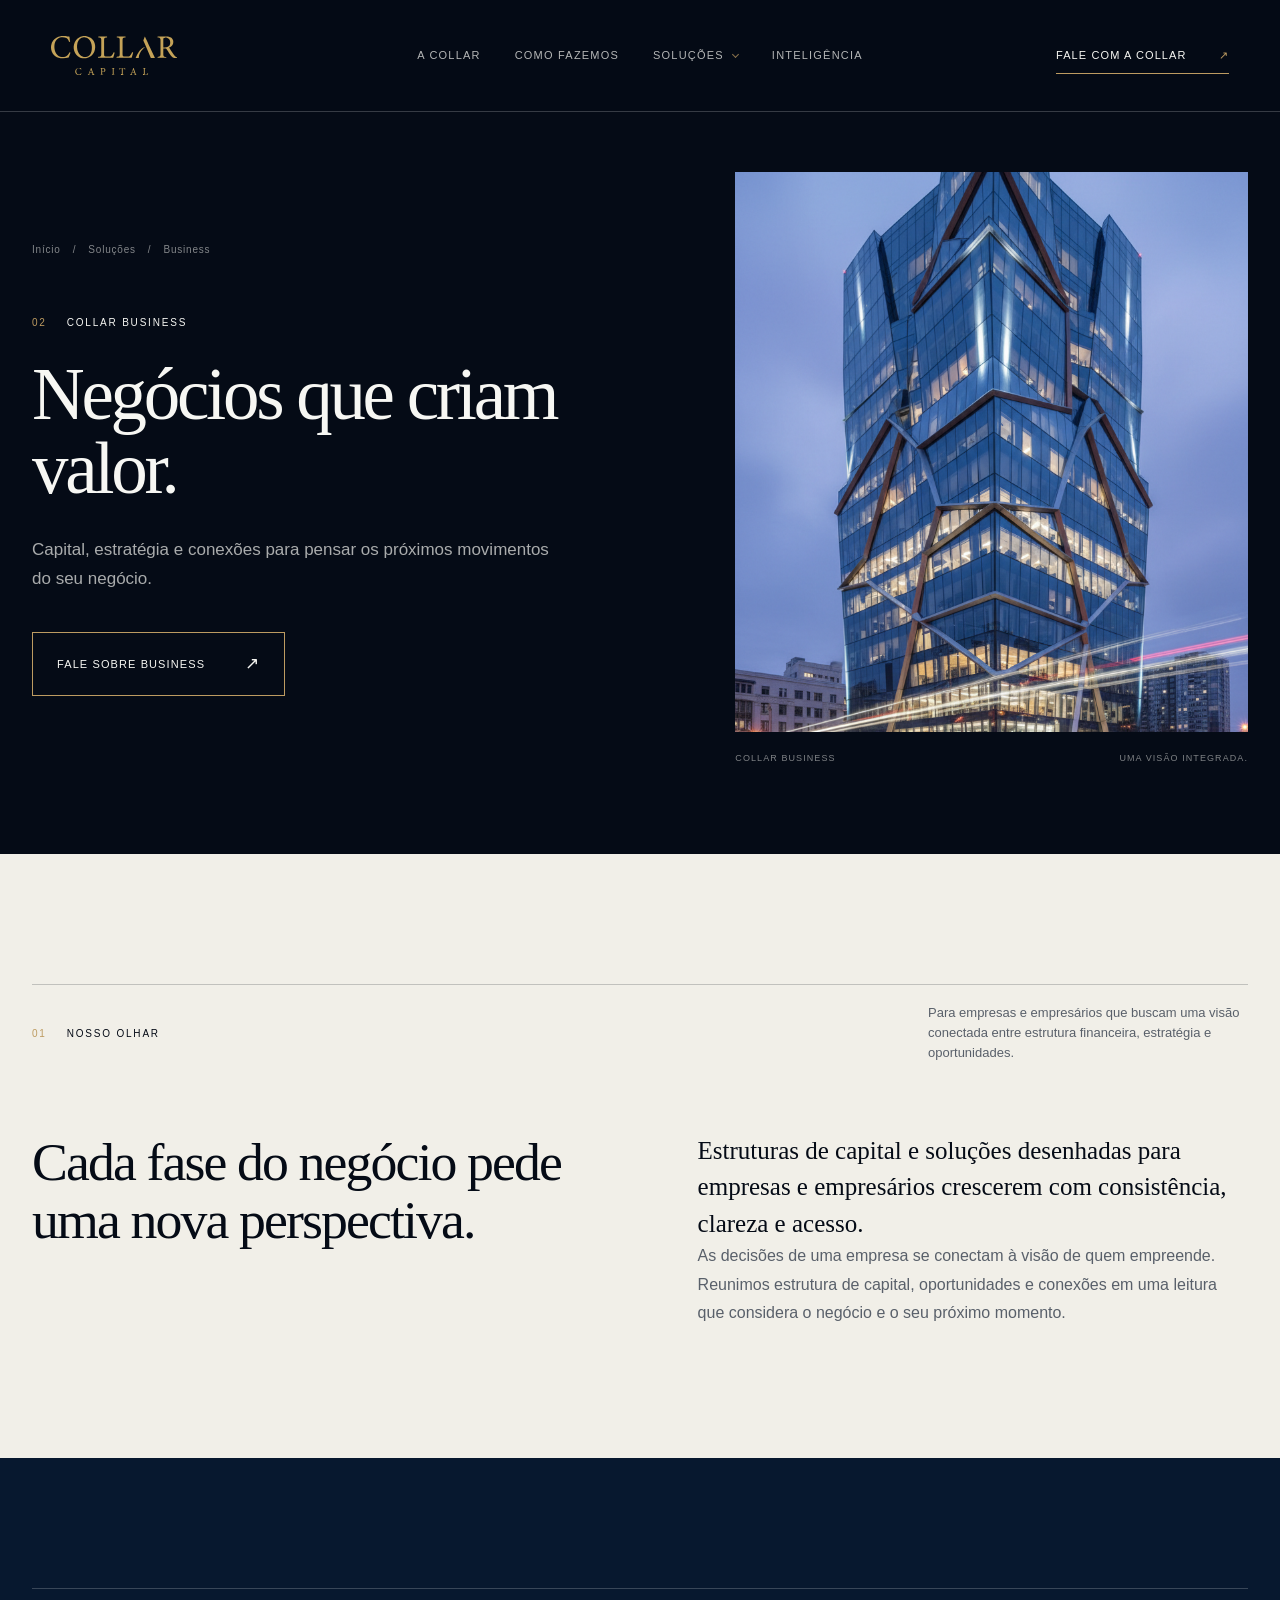
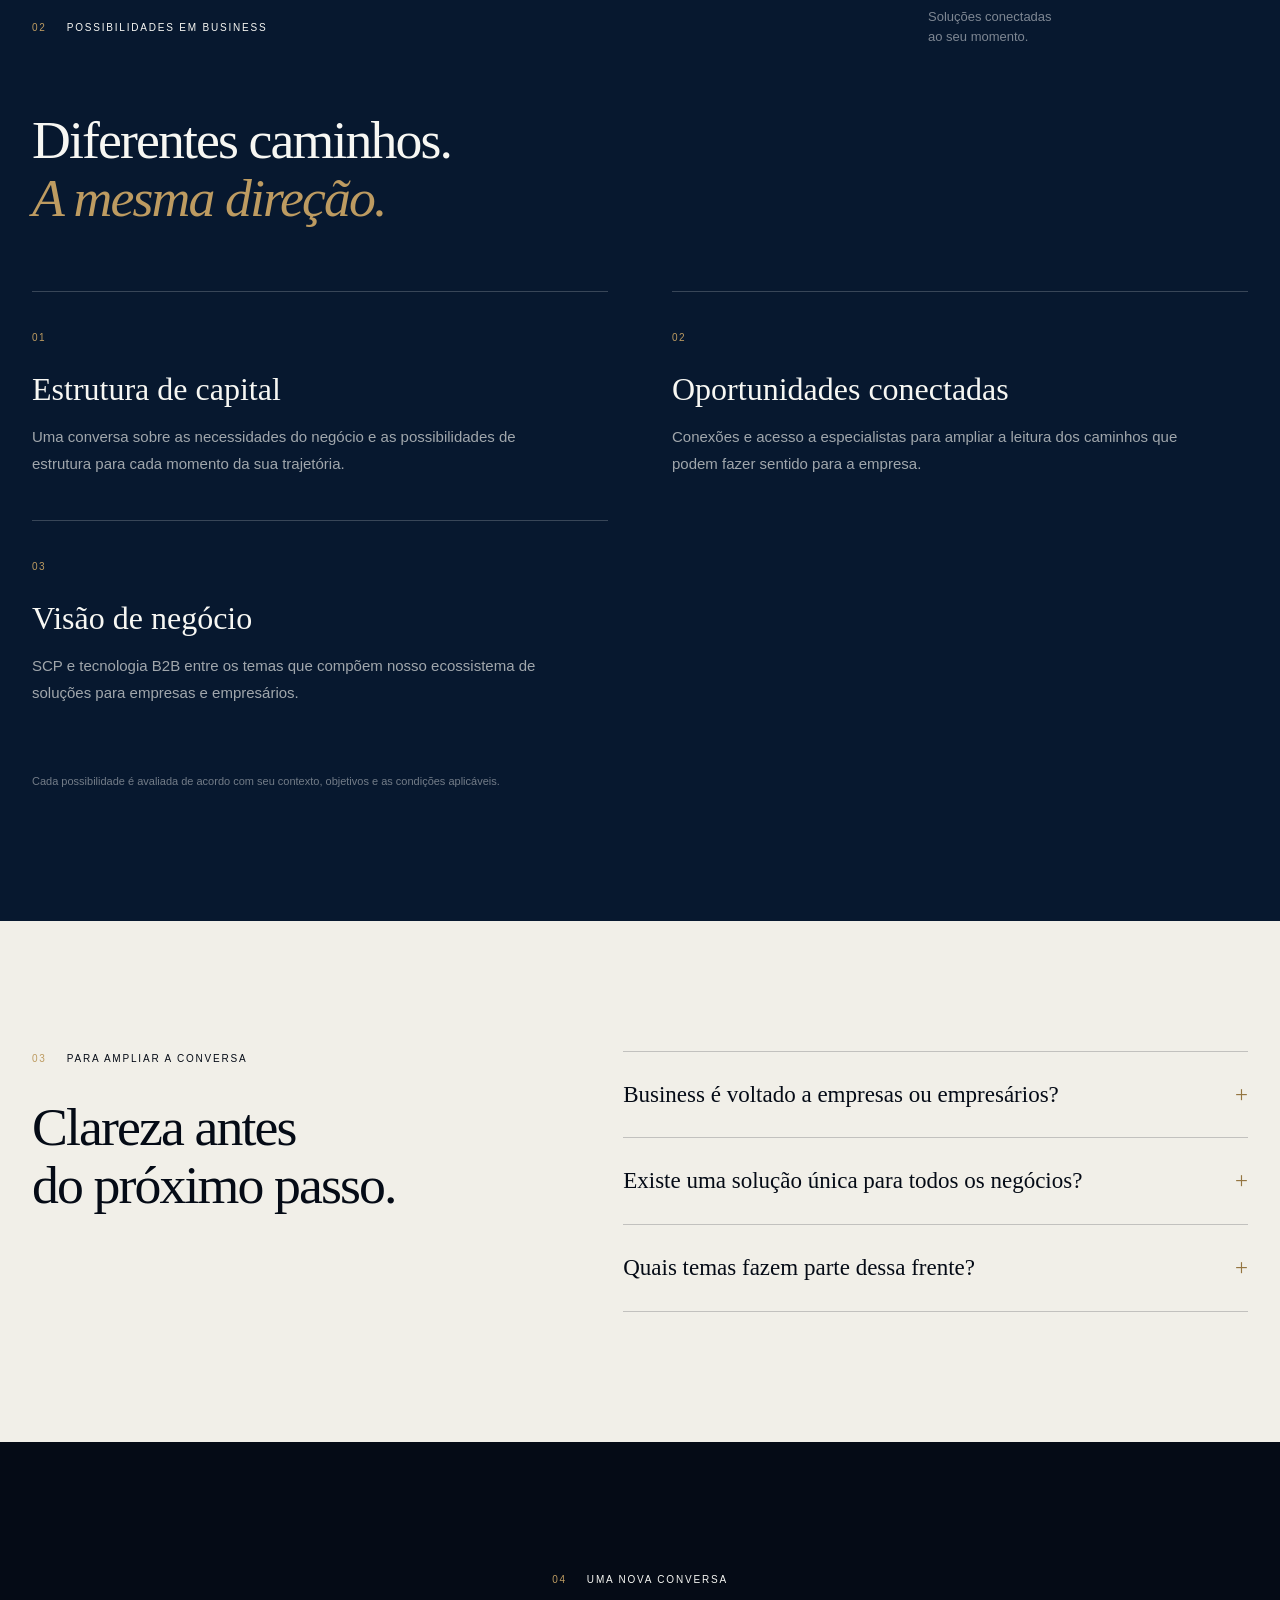
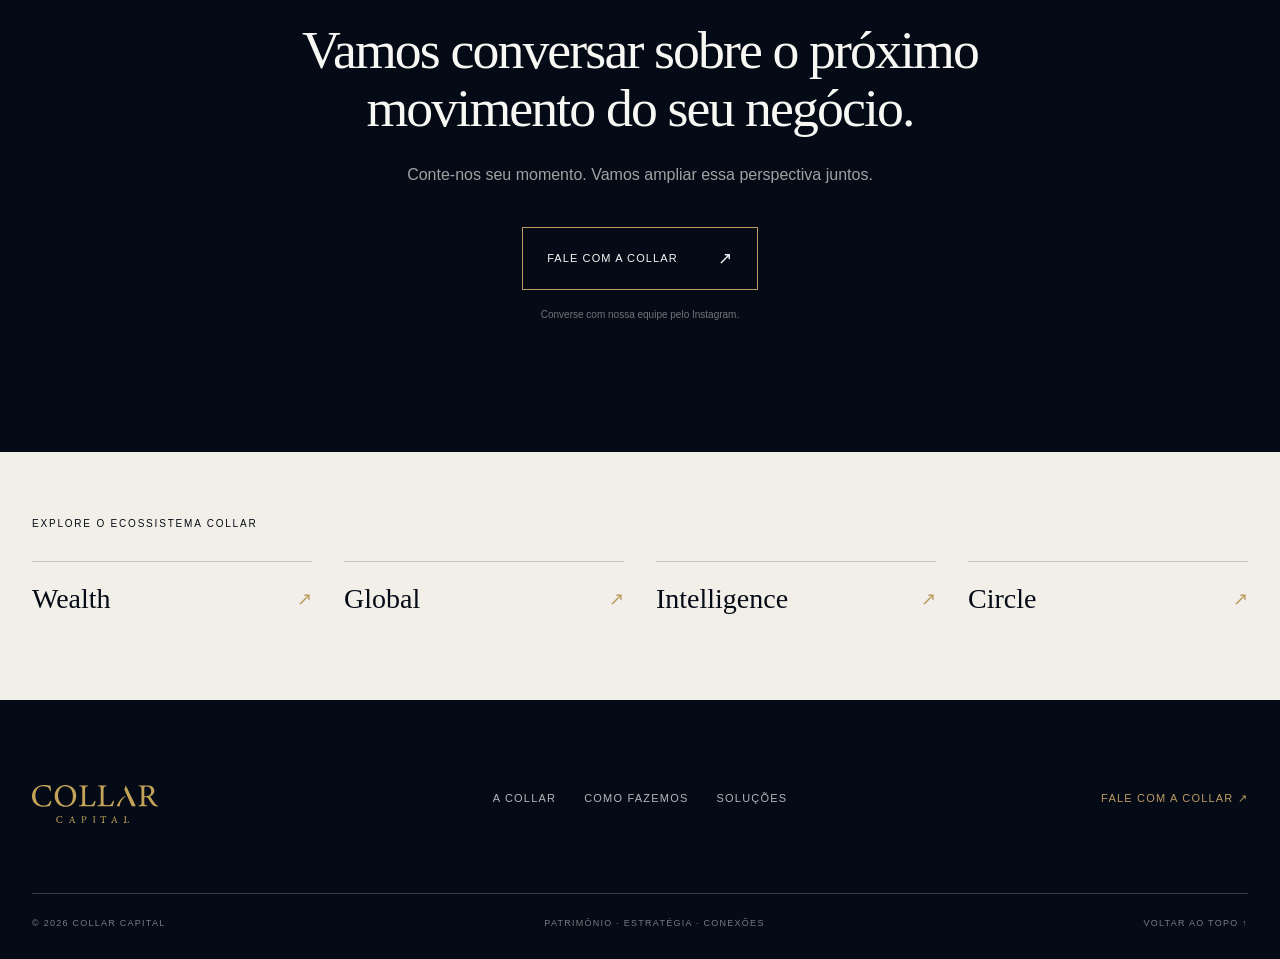
<file: solucoes/business/index.html>
<!DOCTYPE html><html lang="pt-BR"><head><link rel="shortcut icon" href="/favicon.ico?v=2"><link rel="icon" href="/favicon.ico?v=2" type="image/x-icon" sizes="32x32"><link rel="icon" href="/favicon-v2.png?v=2" type="image/png" sizes="512x512"><link rel="apple-touch-icon" href="/apple-touch-icon.png?v=2" type="image/png" sizes="180x180"><meta charSet="utf-8"/><meta name="viewport" content="width=device-width, initial-scale=1"/><link rel="stylesheet" href="/_next/static/css/index.oYXfUhdd.css" data-rsc-css-href="/_next/static/css/index.oYXfUhdd.css" data-precedence="vite-rsc/importer-resources"/><link rel="stylesheet" href="/_next/static/css/page.BEdf9dI7.css" data-rsc-css-href="/_next/static/css/page.BEdf9dI7.css" data-precedence="vite-rsc/importer-resources"/><link rel="stylesheet" href="/_next/static/css/SiteHeader.d0fq4UQh.css" data-precedence="vite-rsc/client-reference"/><link rel="modulepreload" fetchPriority="low" href="/_next/static/chunks/index-DTaq47w9.js"/><script src="/_next/static/chunks/rolldown-runtime-C60lm6uB.js" type="module" async=""></script><script src="/_next/static/chunks/framework-BgSIrAUN.js" type="module" async=""></script><link rel="modulepreload" href="/_next/static/chunks/layout-segment-context-B3TCcT_6.js" crossorigin=""/><link rel="modulepreload" href="/_next/static/chunks/ScrollExperience-DYYAgZIH.js" crossorigin=""/><link rel="modulepreload" href="/_next/static/chunks/SiteHeader-CY26dOe-.js" crossorigin=""/><script>Object.assign(((self[Symbol.for("vinext.navigationRuntime")]??={bootstrap:{routeManifest:null},functions:{}}).bootstrap.rsc??={rsc:[]}),{params:{"slug":"business"},nav:{"pathname":"/solucoes/business","searchParams":[]}})</script><link rel="modulepreload" href="/_next/static/chunks/index-DTaq47w9.js" />
</head><body><main class="solution-landing solution-business"><div class="scroll-progress" aria-hidden="true"><span></span></div><header class="site-header shell app-site-header app-site-header--interior"><a class="brand" href="/#inicio" aria-label="Collar Capital — início"><img src="/images/logo-collar-areia.svg" alt="Collar Capital" width="153" height="47"/></a><nav class="desktop-nav" aria-label="Navegação principal"><a href="/#sobre">A Collar</a><a href="/#metodo">Como fazemos</a><div class="app-solutions-disclosure"><button class="app-solutions-trigger" type="button" aria-expanded="false" aria-controls="_R_56a_">Soluções <span class="app-solutions-chevron" aria-hidden="true"></span></button><div class="app-solutions-panel" id="_R_56a_" hidden=""><p class="app-solutions-kicker">Nosso ecossistema</p><ul class="app-solutions-list"><li><a class="app-solutions-link" href="/solucoes/wealth"><span class="app-solutions-number" aria-hidden="true">0<!-- -->1</span><span class="app-solutions-copy"><span class="app-solutions-name">Wealth</span><span class="app-solutions-subtitle">Patrimônio com propósito.</span></span><span class="app-solutions-arrow" aria-hidden="true">↗</span></a></li><li><a class="app-solutions-link" href="/solucoes/business" aria-current="page"><span class="app-solutions-number" aria-hidden="true">0<!-- -->2</span><span class="app-solutions-copy"><span class="app-solutions-name">Business</span><span class="app-solutions-subtitle">Negócios que criam valor.</span></span><span class="app-solutions-arrow" aria-hidden="true">↗</span></a></li><li><a class="app-solutions-link" href="/solucoes/global"><span class="app-solutions-number" aria-hidden="true">0<!-- -->3</span><span class="app-solutions-copy"><span class="app-solutions-name">Global</span><span class="app-solutions-subtitle">Fronteiras ampliadas.</span></span><span class="app-solutions-arrow" aria-hidden="true">↗</span></a></li><li><a class="app-solutions-link" href="/solucoes/intelligence"><span class="app-solutions-number" aria-hidden="true">0<!-- -->4</span><span class="app-solutions-copy"><span class="app-solutions-name">Intelligence</span><span class="app-solutions-subtitle">Informação que antecipa.</span></span><span class="app-solutions-arrow" aria-hidden="true">↗</span></a></li><li><a class="app-solutions-link" href="/solucoes/circle"><span class="app-solutions-number" aria-hidden="true">0<!-- -->5</span><span class="app-solutions-copy"><span class="app-solutions-name">Circle</span><span class="app-solutions-subtitle">Conexões que movimentam.</span></span><span class="app-solutions-arrow" aria-hidden="true">↗</span></a></li></ul></div></div><a href="/#inteligencia">Inteligência</a></nav><a class="header-cta" href="/#contato">Fale com a Collar <span aria-hidden="true">↗</span></a><details class="mobile-menu app-mobile-menu"><summary aria-label="Menu principal">Menu</summary><nav class="app-nav-mobile-panel" aria-label="Navegação principal móvel"><a href="/#sobre">A Collar</a><a href="/#metodo">Como fazemos</a><details class="app-mobile-solutions"><summary>Soluções <span class="app-solutions-chevron" aria-hidden="true"></span></summary><ul><li><a href="/solucoes/wealth"><span>Wealth</span><span aria-hidden="true">↗</span></a></li><li><a href="/solucoes/business" aria-current="page"><span>Business</span><span aria-hidden="true">↗</span></a></li><li><a href="/solucoes/global"><span>Global</span><span aria-hidden="true">↗</span></a></li><li><a href="/solucoes/intelligence"><span>Intelligence</span><span aria-hidden="true">↗</span></a></li><li><a href="/solucoes/circle"><span>Circle</span><span aria-hidden="true">↗</span></a></li></ul></details><a href="/#inteligencia">Inteligência</a><a href="/#contato">Fale com a Collar</a></nav></details></header><section class="lp-hero" id="inicio"><div class="shell lp-hero-grid"><div class="lp-hero-copy"><nav class="lp-breadcrumb" aria-label="Localização"><a href="/">Início</a><span aria-hidden="true">/</span><a href="/#solucoes">Soluções</a><span aria-hidden="true">/</span><span aria-current="page">Business</span></nav><p class="eyebrow"><span>02</span> Collar <!-- -->Business</p><h1>Negócios que criam valor.</h1><p class="lp-lead">Capital, estratégia e conexões para pensar os próximos movimentos do seu negócio.</p><a class="lp-button" href="#conversa">Fale sobre <!-- -->Business<!-- --> <span aria-hidden="true">↗</span></a></div><figure class="lp-hero-visual"><img src="/images/solution-companies.png" alt="Edifício corporativo de vidro com linhas geométricas ao entardecer" fetchPriority="high"/><figcaption><span>Collar <!-- -->Business</span><span>Uma visão integrada.</span></figcaption></figure></div></section><section class="lp-intro shell section-pad"><div class="section-label" data-reveal="fade"><p class="eyebrow"><span>01</span> Nosso olhar</p><p class="microcopy">Para empresas e empresários que buscam uma visão conectada entre estrutura financeira, estratégia e oportunidades.</p></div><div class="lp-intro-grid" data-reveal="up"><h2>Cada fase do negócio pede uma nova perspectiva.</h2><div><p class="lp-intro-lead">Estruturas de capital e soluções desenhadas para empresas e empresários crescerem com consistência, clareza e acesso.</p><p>As decisões de uma empresa se conectam à visão de quem empreende. Reunimos estrutura de capital, oportunidades e conexões em uma leitura que considera o negócio e o seu próximo momento.</p></div></div></section><section class="lp-services section-pad"><div class="shell"><div class="section-label" data-reveal="fade"><p class="eyebrow"><span>02</span> Possibilidades em <!-- -->Business</p><p class="microcopy light">Soluções conectadas<br/>ao seu momento.</p></div><h2 data-reveal="up">Diferentes caminhos.<br/><em>A mesma direção.</em></h2><div class="lp-feature-grid" data-stagger="true"><article><span class="lp-feature-number">0<!-- -->1</span><h3>Estrutura de capital</h3><p>Uma conversa sobre as necessidades do negócio e as possibilidades de estrutura para cada momento da sua trajetória.</p></article><article><span class="lp-feature-number">0<!-- -->2</span><h3>Oportunidades conectadas</h3><p>Conexões e acesso a especialistas para ampliar a leitura dos caminhos que podem fazer sentido para a empresa.</p></article><article><span class="lp-feature-number">0<!-- -->3</span><h3>Visão de negócio</h3><p>SCP e tecnologia B2B entre os temas que compõem nosso ecossistema de soluções para empresas e empresários.</p></article></div><p class="lp-service-note">Cada possibilidade é avaliada de acordo com seu contexto, objetivos e as condições aplicáveis.</p></div></section><section class="lp-faq shell section-pad"><div><p class="eyebrow"><span>03</span> Para ampliar a conversa</p><h2>Clareza antes<br/>do próximo passo.</h2></div><div><details><summary>Business é voltado a empresas ou empresários?<span aria-hidden="true">+</span></summary><p>A ambos. Essa frente considera a empresa e o olhar de quem empreende, conectando as necessidades do negócio à sua direção estratégica.</p></details><details><summary>Existe uma solução única para todos os negócios?<span aria-hidden="true">+</span></summary><p>A proposta é começar pelo contexto: fase da empresa, prioridades e próximos movimentos. A partir dessa leitura, a conversa se aprofunda nas possibilidades pertinentes a cada negócio.</p></details><details><summary>Quais temas fazem parte dessa frente?<span aria-hidden="true">+</span></summary><p>Estrutura de capital, SCP, oportunidades e tecnologia B2B compõem o escopo de Business. Converse com a equipe para entender como esses temas se relacionam ao momento da sua empresa.</p></details></div></section><section class="lp-contact section-pad" id="conversa"><div class="shell"><p class="eyebrow"><span>04</span> Uma nova conversa</p><h2>Vamos conversar sobre o próximo movimento do seu negócio.</h2><p>Conte-nos seu momento. Vamos ampliar essa perspectiva juntos.</p><a class="lp-button" href="https://www.instagram.com/collarcapital/" target="_blank" rel="noreferrer">Fale com a Collar <span aria-hidden="true">↗</span></a><span class="lp-contact-note">Converse com nossa equipe pelo Instagram.</span></div></section><section class="lp-related shell"><p class="eyebrow">Explore o ecossistema Collar</p><nav aria-label="Outras soluções"><a href="/solucoes/wealth">Wealth<span aria-hidden="true">↗</span></a><a href="/solucoes/global">Global<span aria-hidden="true">↗</span></a><a href="/solucoes/intelligence">Intelligence<span aria-hidden="true">↗</span></a><a href="/solucoes/circle">Circle<span aria-hidden="true">↗</span></a></nav></section><footer><div class="shell footer-top"><a href="/" aria-label="Voltar à home"><img src="/images/logo-collar-areia.svg" alt="Collar Capital" width="153" height="47"/></a><nav aria-label="Navegação do rodapé"><a href="/#sobre">A Collar</a><a href="/#metodo">Como fazemos</a><a href="/#solucoes">Soluções</a></nav><a href="/#contato">Fale com a Collar ↗</a></div><div class="shell footer-bottom"><span>© <!-- -->2026<!-- --> Collar Capital</span><span>Patrimônio · Estratégia · Conexões</span><a href="#inicio">Voltar ao topo ↑</a></div></footer></main><!--$--><!--/$--><div hidden=""><!--$--><div hidden=""><title>Collar Business — Negócios que criam valor.</title><meta name="description" content="Capital, estratégia e conexões para pensar os próximos movimentos do seu negócio."><meta property="og:title" content="Collar Business — Negócios que criam valor."><meta property="og:description" content="Capital, estratégia e conexões para pensar os próximos movimentos do seu negócio."><meta property="og:url" content="http://localhost:3000/solucoes/business"><meta property="og:type" content="website"><meta property="og:locale" content="pt_BR"><meta property="og:image" content="http://localhost:3000/images/solution-companies.png"><meta property="og:image:alt" content="Edifício corporativo de vidro com linhas geométricas ao entardecer"><meta name="twitter:card" content="summary_large_image"><meta name="twitter:title" content="Collar Business — Negócios que criam valor."><meta name="twitter:description" content="Capital, estratégia e conexões para pensar os próximos movimentos do seu negócio."><meta name="twitter:image" content="http://localhost:3000/images/solution-companies.png"><link rel="shortcut icon" href="/favicon.svg"><link rel="icon" href="/favicon.svg"><link rel="canonical" href="http://localhost:3000/solucoes/business"></div><!--/$--></div><script type="module" src="/_next/static/chunks/index-DTaq47w9.js" id="_R_" async=""></script><script>((self[Symbol.for("vinext.navigationRuntime")]??={bootstrap:{routeManifest:null},functions:{}}).bootstrap.rsc??={rsc:[]}).rsc.push("4:I[\"8c0f216c4604\",[],\"Children\",1]\n")</script><script>((self[Symbol.for("vinext.navigationRuntime")]??={bootstrap:{routeManifest:null},functions:{}}).bootstrap.rsc??={rsc:[]}).rsc.push("5:I[\"593f344dc510\",[],\"GlobalErrorBoundary\",1]\n")</script><script>((self[Symbol.for("vinext.navigationRuntime")]??={bootstrap:{routeManifest:null},functions:{}}).bootstrap.rsc??={rsc:[]}).rsc.push("6:I[\"0b874ad30386\",[],\"default\",1]\n")</script><script>((self[Symbol.for("vinext.navigationRuntime")]??={bootstrap:{routeManifest:null},functions:{}}).bootstrap.rsc??={rsc:[]}).rsc.push("7:I[\"593f344dc510\",[],\"ErrorBoundary\",1]\n")</script><script>((self[Symbol.for("vinext.navigationRuntime")]??={bootstrap:{routeManifest:null},functions:{}}).bootstrap.rsc??={rsc:[]}).rsc.push("8:I[\"15c18cfaeeff\",[],\"LayoutSegmentProvider\",1]\n")</script><script>((self[Symbol.for("vinext.navigationRuntime")]??={bootstrap:{routeManifest:null},functions:{}}).bootstrap.rsc??={rsc:[]}).rsc.push("9:I[\"8c0f216c4604\",[],\"Slot\",1]\n")</script><script>((self[Symbol.for("vinext.navigationRuntime")]??={bootstrap:{routeManifest:null},functions:{}}).bootstrap.rsc??={rsc:[]}).rsc.push("a:I[\"9276801271d6\",[],\"AppRouterScrollTarget\",1]\n")</script><script>((self[Symbol.for("vinext.navigationRuntime")]??={bootstrap:{routeManifest:null},functions:{}}).bootstrap.rsc??={rsc:[]}).rsc.push("b:I[\"593f344dc510\",[],\"RedirectBoundary\",1]\n")</script><script>((self[Symbol.for("vinext.navigationRuntime")]??={bootstrap:{routeManifest:null},functions:{}}).bootstrap.rsc??={rsc:[]}).rsc.push("c:\"$Sreact.suspense\"\n")</script><script>((self[Symbol.for("vinext.navigationRuntime")]??={bootstrap:{routeManifest:null},functions:{}}).bootstrap.rsc??={rsc:[]}).rsc.push(":HL[\"/_next/static/css/index.oYXfUhdd.css\",\"style\"     ]\n")</script><script>((self[Symbol.for("vinext.navigationRuntime")]??={bootstrap:{routeManifest:null},functions:{}}).bootstrap.rsc??={rsc:[]}).rsc.push("0:{\"__route\":\"route:/solucoes/business\",\"__interceptionContext\":null,\"__layoutIds\":[\"layout:/\"],\"__rootLayout\":\"/\",\"__sourcePage\":\"/solucoes/[slug]/page\",\"__vinext_streaming_metadata_body:route:/solucoes/business\":\"$L1\",\"__vinext_streaming_metadata_outlet:route:/solucoes/business\":\"$L2\",\"page:/solucoes/business\":\"$L3\",\"layout:/\":[[[[\"$\",\"link\",\"css:/_next/static/css/index.oYXfUhdd.css\",{\"rel\":\"stylesheet\",\"precedence\":\"vite-rsc/importer-resources\",\"href\":\"/_next/static/css/index.oYXfUhdd.css\",\"data-rsc-css-href\":\"/_next/static/css/index.oYXfUhdd.css\"}],\"$undefined\"],[\"$\",\"html\",null,{\"lang\":\"pt-BR\",\"children\":[\"$\",\"body\",null,{\"children\":[\"$\",\"$L4\",null,{}]}]}]],null],\"route:/solucoes/business\":[[[\"$\",\"meta\",null,{\"charSet\":\"utf-8\"}],null,[[\"$\",\"meta\",\"0\",{\"name\":\"viewport\",\"content\":\"width=device-width, initial-scale=1\"}]]],[\"$\",\"$L5\",null,{\"fallback\":\"$6\",\"children\":[\"$\",\"$L7\",null,{\"fallback\":\"$6\",\"children\":[\"$\",\"$L8\",null,{\"providerId\":\"layout:/\",\"segmentMap\":{\"children\":[\"solucoes\",\"business\"]},\"children\":[\"$\",\"$L9\",null,{\"id\":\"layout:/\",\"parallelSlots\":\"$undefined\",\"children\":[\"$\",\"$La\",null,{\"children\":[\"$\",\"$Lb\",null,{\"children\":[[\"$\",\"$L8\",null,{\"providerId\":\"page:/solucoes/business\",\"segmentMap\":{\"children\":[\"__PAGE__\"]},\"children\":[\"$\",\"$L9\",null,{\"id\":\"page:/solucoes/business\"}]}],[\"$\",\"$c\",null,{\"fallback\":null,\"children\":[\"$\",\"$L9\",null,{\"id\":\"__vinext_streaming_metadata_outlet:route:/solucoes/business\"}]}]]}]}]}]}]}]}],null,[\"$\",\"div\",null,{\"hidden\":true,\"children\":[\"$\",\"$c\",null,{\"fallback\":null,\"children\":[\"$\",\"$L9\",null,{\"id\":\"__vinext_streaming_metadata_body:route:/solucoes/business\"}]}]}]],\"__layoutFlags\":{\"layout:/\":\"s\"},\"__artifactCompatibility\":{\"schemaVersion\":1,\"graphVersion\":\"app-route-graph:8dd3f370a5a5fdb8\",\"deploymentVersion\":\"6b51cf91-e844-4e98-ac2d-1911c736448a\",\"appElementsSchemaVersion\":1,\"rscPayloadSchemaVersion\":1,\"rootBoundaryId\":\"/\",\"renderEpoch\":null},\"__renderObservation\":{\"schemaVersion\":1,\"output\":{\"kind\":\"app-rsc\",\"mountedSlotsFingerprint\":null,\"renderEpoch\":null,\"rootBoundaryId\":\"/\",\"routeId\":\"route:/solucoes/business\"},\"completeness\":\"partial\",\"boundaryOutcome\":{\"kind\":\"unknown\"},\"requestApis\":[{\"kind\":\"connection\",\"status\":\"unknown\"},{\"kind\":\"cookies\",\"status\":\"unknown\"},{\"kind\":\"draftMode\",\"status\":\"unknown\"},{\"kind\":\"headers\",\"status\":\"observed\"},{\"kind\":\"params\",\"status\":\"observed\"},{\"kind\":\"searchParams\",\"status\":\"unknown\"}],\"dynamicFetches\":[],\"cacheTags\":[\"/solucoes/business\",\"_N_T_/layout\",\"_N_T_/solucoes/[slug]/layout\",\"_N_T_/solucoes/[slug]/page\",\"_N_T_/solucoes/business\",\"_N_T_/solucoes/layout\"],\"pathTags\":[\"/solucoes/business\"],\"cacheability\":\"unknown\",\"downgrade\":{\"target\":\"freshRender\",\"reasons\":[{\"code\":\"CP_DOWNGRADE_CACHEABILITY_UNKNOWN\",\"target\":\"freshRender\"},{\"code\":\"CP_DOWNGRADE_INCOMPLETE_OBSERVATION\",\"completeness\":\"partial\",\"target\":\"freshRender\"},{\"code\":\"CP_DOWNGRADE_UNKNOWN_REQUEST_API\",\"requestApi\":\"connection\",\"target\":\"freshRender\"},{\"code\":\"CP_DOWNGRADE_UNKNOWN_REQUEST_API\",\"requestApi\":\"cookies\",\"target\":\"freshRender\"},{\"code\":\"CP_DOWNGRADE_UNKNOWN_REQUEST_API\",\"requestApi\":\"draftMode\",\"target\":\"freshRender\"},{\"code\":\"CP_DOWNGRADE_PRIVATE_REQUEST_API\",\"requestApi\":\"headers\",\"target\":\"private\"},{\"code\":\"CP_DOWNGRADE_PUBLIC_REQUEST_API\",\"requestApi\":\"params\",\"target\":\"publicVariant\"},{\"code\":\"CP_DOWNGRADE_UNKNOWN_REQUEST_API\",\"requestApi\":\"searchParams\",\"target\":\"freshRender\"}],\"fallback\":{\"kind\":\"breakerFallback\",\"code\":\"CP_PRIVATE_DYNAMIC_DOWNGRADE\",\"mode\":\"renderFresh\",\"scope\":\"affectedOutput\",\"fields\":{\"reasonCodes\":[\"CP_DOWNGRADE_CACHEABILITY_UNKNOWN\",\"CP_DOWNGRADE_INCOMPLETE_OBSERVATION\",\"CP_DOWNGRADE_UNKNOWN_REQUEST_API\",\"CP_DOWNGRADE_UNKNOWN_REQUEST_API\",\"CP_DOWNGRADE_UNKNOWN_REQUEST_API\",\"CP_DOWNGRADE_PRIVATE_REQUEST_API\",\"CP_DOWNGRADE_PUBLIC_REQUEST_API\",\"CP_DOWNGRADE_UNKNOWN_REQUEST_API\"],\"target\":\"freshRender\"}},\"isPublicCacheCandidate\":false}}}\n")</script><script>((self[Symbol.for("vinext.navigationRuntime")]??={bootstrap:{routeManifest:null},functions:{}}).bootstrap.rsc??={rsc:[]}).rsc.push("d:T4ec,")</script><script>((self[Symbol.for("vinext.navigationRuntime")]??={bootstrap:{routeManifest:null},functions:{}}).bootstrap.rsc??={rsc:[]}).rsc.push("\u003ctitle\u003eCollar Business — Negócios que criam valor.\u003c/title\u003e\u003cmeta name=\"description\" content=\"Capital, estratégia e conexões para pensar os próximos movimentos do seu negócio.\"\u003e\u003cmeta property=\"og:title\" content=\"Collar Business — Negócios que criam valor.\"\u003e\u003cmeta property=\"og:description\" content=\"Capital, estratégia e conexões para pensar os próximos movimentos do seu negócio.\"\u003e\u003cmeta property=\"og:url\" content=\"http://localhost:3000/solucoes/business\"\u003e\u003cmeta property=\"og:type\" content=\"website\"\u003e\u003cmeta property=\"og:locale\" content=\"pt_BR\"\u003e\u003cmeta property=\"og:image\" content=\"http://localhost:3000/images/solution-companies.png\"\u003e\u003cmeta property=\"og:image:alt\" content=\"Edifício corporativo de vidro com linhas geométricas ao entardecer\"\u003e\u003cmeta name=\"twitter:card\" content=\"summary_large_image\"\u003e\u003cmeta name=\"twitter:title\" content=\"Collar Business — Negócios que criam valor.\"\u003e\u003cmeta name=\"twitter:description\" content=\"Capital, estratégia e conexões para pensar os próximos movimentos do seu negócio.\"\u003e\u003cmeta name=\"twitter:image\" content=\"http://localhost:3000/images/solution-companies.png\"\u003e\u003clink rel=\"shortcut icon\" href=\"/favicon.svg\"\u003e\u003clink rel=\"icon\" href=\"/favicon.svg\"\u003e\u003clink rel=\"canonical\" href=\"http://localhost:3000/solucoes/business\"\u003e")</script><script>((self[Symbol.for("vinext.navigationRuntime")]??={bootstrap:{routeManifest:null},functions:{}}).bootstrap.rsc??={rsc:[]}).rsc.push("1:[\"$\",\"div\",null,{\"hidden\":true,\"dangerouslySetInnerHTML\":{\"__html\":\"$d\"}}]\n")</script><script>((self[Symbol.for("vinext.navigationRuntime")]??={bootstrap:{routeManifest:null},functions:{}}).bootstrap.rsc??={rsc:[]}).rsc.push("2:null\n")</script><script>((self[Symbol.for("vinext.navigationRuntime")]??={bootstrap:{routeManifest:null},functions:{}}).bootstrap.rsc??={rsc:[]}).rsc.push(":HL[\"/_next/static/css/page.BEdf9dI7.css\",\"style\"     ]\n")</script><script>((self[Symbol.for("vinext.navigationRuntime")]??={bootstrap:{routeManifest:null},functions:{}}).bootstrap.rsc??={rsc:[]}).rsc.push("3:[[[\"$\",\"link\",\"css:/_next/static/css/page.BEdf9dI7.css\",{\"rel\":\"stylesheet\",\"precedence\":\"vite-rsc/importer-resources\",\"href\":\"/_next/static/css/page.BEdf9dI7.css\",\"data-rsc-css-href\":\"/_next/static/css/page.BEdf9dI7.css\"}],\"$undefined\"],\"$Le\"]\n")</script><script>((self[Symbol.for("vinext.navigationRuntime")]??={bootstrap:{routeManifest:null},functions:{}}).bootstrap.rsc??={rsc:[]}).rsc.push("f:I[\"a3761f8478a2\",[],\"default\",1]\n")</script><script>((self[Symbol.for("vinext.navigationRuntime")]??={bootstrap:{routeManifest:null},functions:{}}).bootstrap.rsc??={rsc:[]}).rsc.push("10:I[\"fb8df7f31d30\",[],\"default\",1]\n")</script><script>((self[Symbol.for("vinext.navigationRuntime")]??={bootstrap:{routeManifest:null},functions:{}}).bootstrap.rsc??={rsc:[]}).rsc.push(":HL[\"/images/solution-companies.png\",\"image\",{\"fetchPriority\":\"high\"}]\n")</script><script>((self[Symbol.for("vinext.navigationRuntime")]??={bootstrap:{routeManifest:null},functions:{}}).bootstrap.rsc??={rsc:[]}).rsc.push("e:[\"$\",\"main\",null,{\"className\":\"solution-landing solution-business\",\"children\":[[\"$\",\"$Lf\",null,{}],[\"$\",\"$L10\",null,{\"solutionSlug\":\"business\"}],[\"$\",\"section\",null,{\"className\":\"lp-hero\",\"id\":\"inicio\",\"children\":[\"$\",\"div\",null,{\"className\":\"shell lp-hero-grid\",\"children\":[[\"$\",\"div\",null,{\"className\":\"lp-hero-copy\",\"children\":[[\"$\",\"nav\",null,{\"className\":\"lp-breadcrumb\",\"aria-label\":\"Localização\",\"children\":[[\"$\",\"a\",null,{\"href\":\"/\",\"children\":\"Início\"}],[\"$\",\"span\",null,{\"aria-hidden\":\"true\",\"children\":\"/\"}],[\"$\",\"a\",null,{\"href\":\"/#solucoes\",\"children\":\"Soluções\"}],[\"$\",\"span\",null,{\"aria-hidden\":\"true\",\"children\":\"/\"}],[\"$\",\"span\",null,{\"aria-current\":\"page\",\"children\":\"Business\"}]]}],[\"$\",\"p\",null,{\"className\":\"eyebrow\",\"children\":[[\"$\",\"span\",null,{\"children\":\"02\"}],\" Collar \",\"Business\"]}],[\"$\",\"h1\",null,{\"children\":\"Negócios que criam valor.\"}],[\"$\",\"p\",null,{\"className\":\"lp-lead\",\"children\":\"Capital, estratégia e conexões para pensar os próximos movimentos do seu negócio.\"}],[\"$\",\"a\",null,{\"className\":\"lp-button\",\"href\":\"#conversa\",\"children\":[\"Fale sobre \",\"Business\",\" \",[\"$\",\"span\",null,{\"aria-hidden\":\"true\",\"children\":\"↗\"}]]}]]}],[\"$\",\"figure\",null,{\"className\":\"lp-hero-visual\",\"children\":[[\"$\",\"img\",null,{\"src\":\"/images/solution-companies.png\",\"alt\":\"Edifício corporativo de vidro com linhas geométricas ao entardecer\",\"fetchPriority\":\"high\"}],[\"$\",\"figcaption\",null,{\"children\":[[\"$\",\"span\",null,{\"children\":[\"Collar \",\"Business\"]}],[\"$\",\"span\",null,{\"children\":\"Uma visão integrada.\"}]]}]]}]]}]}],[\"$\",\"section\",null,{\"className\":\"lp-intro shell section-pad\",\"children\":[[\"$\",\"div\",null,{\"className\":\"section-label\",\"data-reveal\":\"fade\",\"children\":[[\"$\",\"p\",null,{\"className\":\"eyebrow\",\"children\":[[\"$\",\"span\",null,{\"children\":\"01\"}],\" Nosso olhar\"]}],[\"$\",\"p\",null,{\"className\":\"microcopy\",\"children\":\"Para empresas e empresários que buscam uma visão conectada entre estrutura financeira, estratégia e oportunidades.\"}]]}],[\"$\",\"div\",null,{\"className\":\"lp-intro-grid\",\"data-reveal\":\"up\",\"children\":[[\"$\",\"h2\",null,{\"children\":\"Cada fase do negócio pede uma nova perspectiva.\"}],[\"$\",\"div\",null,{\"children\":[[\"$\",\"p\",null,{\"className\":\"lp-intro-lead\",\"children\":\"Estruturas de capital e soluções desenhadas para empresas e empresários crescerem com consistência, clareza e acesso.\"}],[\"$\",\"p\",null,{\"children\":\"As decisões de uma empresa se conectam à visão de quem empreende. Reunimos estrutura de capital, oportunidades e conexões em uma leitura que considera o negócio e o seu próximo momento.\"}]]}]]}]]}],[\"$\",\"section\",null,{\"className\":\"lp-services section-pad\",\"children\":[\"$\",\"div\",null,{\"className\":\"shell\",\"children\":[[\"$\",\"div\",null,{\"className\":\"section-label\",\"data-reveal\":\"fade\",\"children\":[[\"$\",\"p\",null,{\"className\":\"eyebrow\",\"children\":[[\"$\",\"span\",null,{\"children\":\"02\"}],\" Possibilidades em \",\"Business\"]}],[\"$\",\"p\",null,{\"className\":\"microcopy light\",\"children\":[\"Soluções conectadas\",[\"$\",\"br\",null,{}],\"ao seu momento.\"]}]]}],[\"$\",\"h2\",null,{\"data-reveal\":\"up\",\"children\":[\"Diferentes caminhos.\",[\"$\",\"br\",null,{}],[\"$\",\"em\",null,{\"children\":\"A mesma direção.\"}]]}],[\"$\",\"div\",null,{\"className\":\"lp-feature-grid\",\"data-stagger\":true,\"children\":[[\"$\",\"article\",\"Estrutura de capital\",{\"children\":[[\"$\",\"span\",null,{\"className\":\"lp-feature-number\",\"children\":[\"0\",1]}],[\"$\",\"h3\",null,{\"children\":\"Estrutura de capital\"}],[\"$\",\"p\",null,{\"children\":\"Uma conversa sobre as necessidades do negócio e as possibilidades de estrutura para cada momento da sua trajetória.\"}]]}],[\"$\",\"article\",\"Oportunidades conectadas\",{\"children\":[[\"$\",\"span\",null,{\"className\":\"lp-feature-number\",\"children\":[\"0\",2]}],[\"$\",\"h3\",null,{\"children\":\"Oportunidades conectadas\"}],[\"$\",\"p\",null,{\"children\":\"Conexões e acesso a especialistas para ampliar a leitura dos caminhos que podem fazer sentido para a empresa.\"}]]}],[\"$\",\"article\",\"Visão de negócio\",{\"children\":[[\"$\",\"span\",null,{\"className\":\"lp-feature-number\",\"children\":[\"0\",3]}],[\"$\",\"h3\",null,{\"children\":\"Visão de negócio\"}],[\"$\",\"p\",null,{\"children\":\"SCP e tecnologia B2B entre os temas que compõem nosso ecossistema de soluções para empresas e empresários.\"}]]}]]}],[\"$\",\"p\",null,{\"className\":\"lp-service-note\",\"children\":\"Cada possibilidade é avaliada de acordo com seu contexto, objetivos e as condições aplicáveis.\"}]]}]}],[\"$\",\"section\",null,{\"className\":\"lp-faq shell section-pad\",\"children\":[[\"$\",\"div\",null,{\"children\":[[\"$\",\"p\",null,{\"className\":\"eyebrow\",\"children\":[\"$L11\",\" Para ampliar a conversa\"]}],\"$L12\"]}],\"$L13\"]}],\"$L14\",\"$L15\",\"$L16\"]}]\n")</script><script>((self[Symbol.for("vinext.navigationRuntime")]??={bootstrap:{routeManifest:null},functions:{}}).bootstrap.rsc??={rsc:[]}).rsc.push(":HL[\"/images/logo-collar-areia.svg\",\"image\"]\n")</script><script>((self[Symbol.for("vinext.navigationRuntime")]??={bootstrap:{routeManifest:null},functions:{}}).bootstrap.rsc??={rsc:[]}).rsc.push("11:[\"$\",\"span\",null,{\"children\":\"03\"}]\n")</script><script>((self[Symbol.for("vinext.navigationRuntime")]??={bootstrap:{routeManifest:null},functions:{}}).bootstrap.rsc??={rsc:[]}).rsc.push("12:[\"$\",\"h2\",null,{\"children\":[\"Clareza antes\",[\"$\",\"br\",null,{}],\"do próximo passo.\"]}]\n")</script><script>((self[Symbol.for("vinext.navigationRuntime")]??={bootstrap:{routeManifest:null},functions:{}}).bootstrap.rsc??={rsc:[]}).rsc.push("13:[\"$\",\"div\",null,{\"children\":[[\"$\",\"details\",\"Business é voltado a empresas ou empresários?\",{\"children\":[[\"$\",\"summary\",null,{\"children\":[\"Business é voltado a empresas ou empresários?\",[\"$\",\"span\",null,{\"aria-hidden\":\"true\",\"children\":\"+\"}]]}],[\"$\",\"p\",null,{\"children\":\"A ambos. Essa frente considera a empresa e o olhar de quem empreende, conectando as necessidades do negócio à sua direção estratégica.\"}]]}],[\"$\",\"details\",\"Existe uma solução única para todos os negócios?\",{\"children\":[[\"$\",\"summary\",null,{\"children\":[\"Existe uma solução única para todos os negócios?\",[\"$\",\"span\",null,{\"aria-hidden\":\"true\",\"children\":\"+\"}]]}],[\"$\",\"p\",null,{\"children\":\"A proposta é começar pelo contexto: fase da empresa, prioridades e próximos movimentos. A partir dessa leitura, a conversa se aprofunda nas possibilidades pertinentes a cada negócio.\"}]]}],[\"$\",\"details\",\"Quais temas fazem parte dessa frente?\",{\"children\":[[\"$\",\"summary\",null,{\"children\":[\"Quais temas fazem parte dessa frente?\",[\"$\",\"span\",null,{\"aria-hidden\":\"true\",\"children\":\"+\"}]]}],[\"$\",\"p\",null,{\"children\":\"Estrutura de capital, SCP, oportunidades e tecnologia B2B compõem o escopo de Business. Converse com a equipe para entender como esses temas se relacionam ao momento da sua empresa.\"}]]}]]}]\n")</script><script>((self[Symbol.for("vinext.navigationRuntime")]??={bootstrap:{routeManifest:null},functions:{}}).bootstrap.rsc??={rsc:[]}).rsc.push("14:[\"$\",\"section\",null,{\"className\":\"lp-contact section-pad\",\"id\":\"conversa\",\"children\":[\"$\",\"div\",null,{\"className\":\"shell\",\"children\":[[\"$\",\"p\",null,{\"className\":\"eyebrow\",\"children\":[[\"$\",\"span\",null,{\"children\":\"04\"}],\" Uma nova conversa\"]}],[\"$\",\"h2\",null,{\"children\":\"Vamos conversar sobre o próximo movimento do seu negócio.\"}],[\"$\",\"p\",null,{\"children\":\"Conte-nos seu momento. Vamos ampliar essa perspectiva juntos.\"}],[\"$\",\"a\",null,{\"className\":\"lp-button\",\"href\":\"https://www.instagram.com/collarcapital/\",\"target\":\"_blank\",\"rel\":\"noreferrer\",\"children\":[\"Fale com a Collar \",[\"$\",\"span\",null,{\"aria-hidden\":\"true\",\"children\":\"↗\"}]]}],[\"$\",\"span\",null,{\"className\":\"lp-contact-note\",\"children\":\"Converse com nossa equipe pelo Instagram.\"}]]}]}]\n")</script><script>((self[Symbol.for("vinext.navigationRuntime")]??={bootstrap:{routeManifest:null},functions:{}}).bootstrap.rsc??={rsc:[]}).rsc.push("15:[\"$\",\"section\",null,{\"className\":\"lp-related shell\",\"children\":[[\"$\",\"p\",null,{\"className\":\"eyebrow\",\"children\":\"Explore o ecossistema Collar\"}],[\"$\",\"nav\",null,{\"aria-label\":\"Outras soluções\",\"children\":[[\"$\",\"a\",\"wealth\",{\"href\":\"/solucoes/wealth\",\"children\":[\"Wealth\",[\"$\",\"span\",null,{\"aria-hidden\":\"true\",\"children\":\"↗\"}]]}],[\"$\",\"a\",\"global\",{\"href\":\"/solucoes/global\",\"children\":[\"Global\",[\"$\",\"span\",null,{\"aria-hidden\":\"true\",\"children\":\"↗\"}]]}],[\"$\",\"a\",\"intelligence\",{\"href\":\"/solucoes/intelligence\",\"children\":[\"Intelligence\",[\"$\",\"span\",null,{\"aria-hidden\":\"true\",\"children\":\"↗\"}]]}],[\"$\",\"a\",\"circle\",{\"href\":\"/solucoes/circle\",\"children\":[\"Circle\",[\"$\",\"span\",null,{\"aria-hidden\":\"true\",\"children\":\"↗\"}]]}]]}]]}]\n")</script><script>((self[Symbol.for("vinext.navigationRuntime")]??={bootstrap:{routeManifest:null},functions:{}}).bootstrap.rsc??={rsc:[]}).rsc.push("16:[\"$\",\"footer\",null,{\"children\":[[\"$\",\"div\",null,{\"className\":\"shell footer-top\",\"children\":[[\"$\",\"a\",null,{\"href\":\"/\",\"aria-label\":\"Voltar à home\",\"children\":[\"$\",\"img\",null,{\"src\":\"/images/logo-collar-areia.svg\",\"alt\":\"Collar Capital\",\"width\":\"153\",\"height\":\"47\"}]}],[\"$\",\"nav\",null,{\"aria-label\":\"Navegação do rodapé\",\"children\":[[\"$\",\"a\",null,{\"href\":\"/#sobre\",\"children\":\"A Collar\"}],[\"$\",\"a\",null,{\"href\":\"/#metodo\",\"children\":\"Como fazemos\"}],[\"$\",\"a\",null,{\"href\":\"/#solucoes\",\"children\":\"Soluções\"}]]}],[\"$\",\"a\",null,{\"href\":\"/#contato\",\"children\":\"Fale com a Collar ↗\"}]]}],[\"$\",\"div\",null,{\"className\":\"shell footer-bottom\",\"children\":[[\"$\",\"span\",null,{\"children\":[\"© \",2026,\" Collar Capital\"]}],[\"$\",\"span\",null,{\"children\":\"Patrimônio · Estratégia · Conexões\"}],[\"$\",\"a\",null,{\"href\":\"#inicio\",\"children\":\"Voltar ao topo ↑\"}]]}]]}]\n")</script><script>Object.assign(((self[Symbol.for("vinext.navigationRuntime")]??={bootstrap:{routeManifest:null},functions:{}}).bootstrap.rsc??={rsc:[]}),{"initialCacheKind":"dynamic"});((self[Symbol.for("vinext.navigationRuntime")]??={bootstrap:{routeManifest:null},functions:{}}).bootstrap.rsc??={rsc:[]}).done=true</script></body></html>
</file>
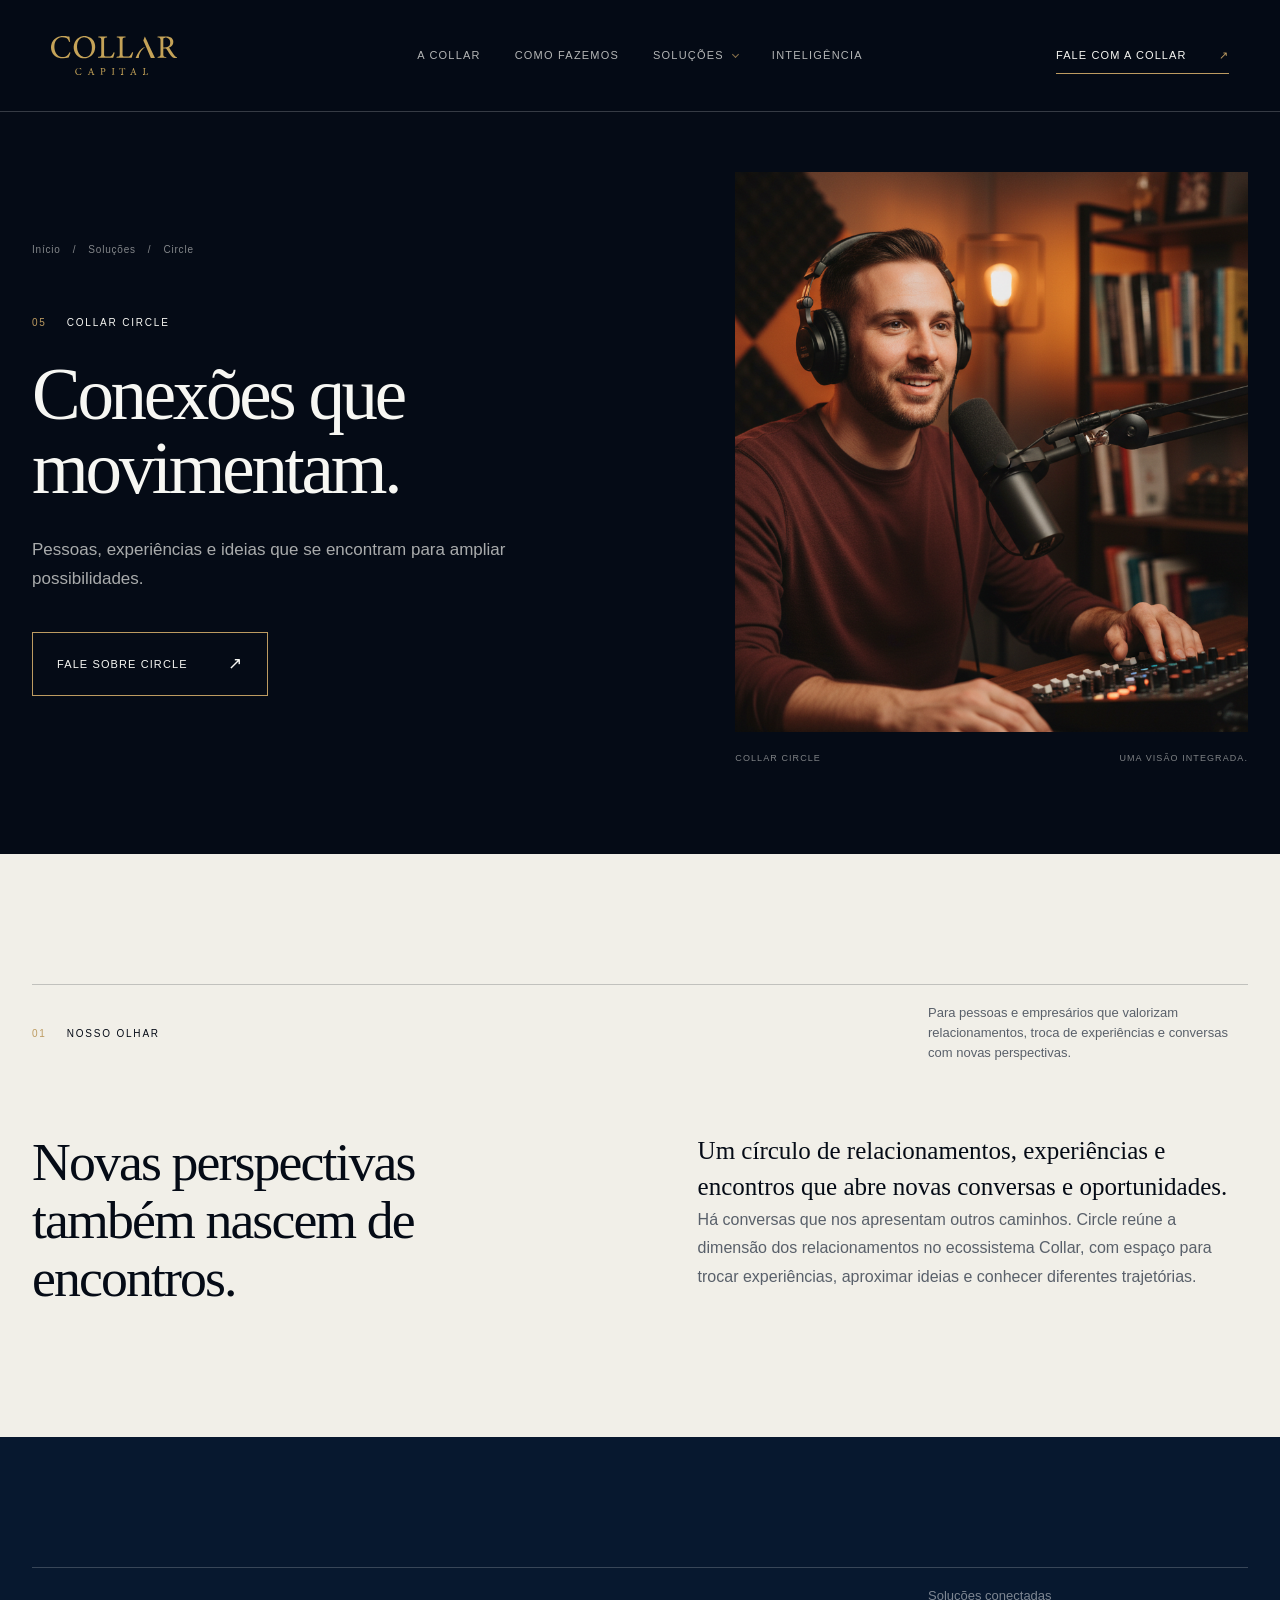
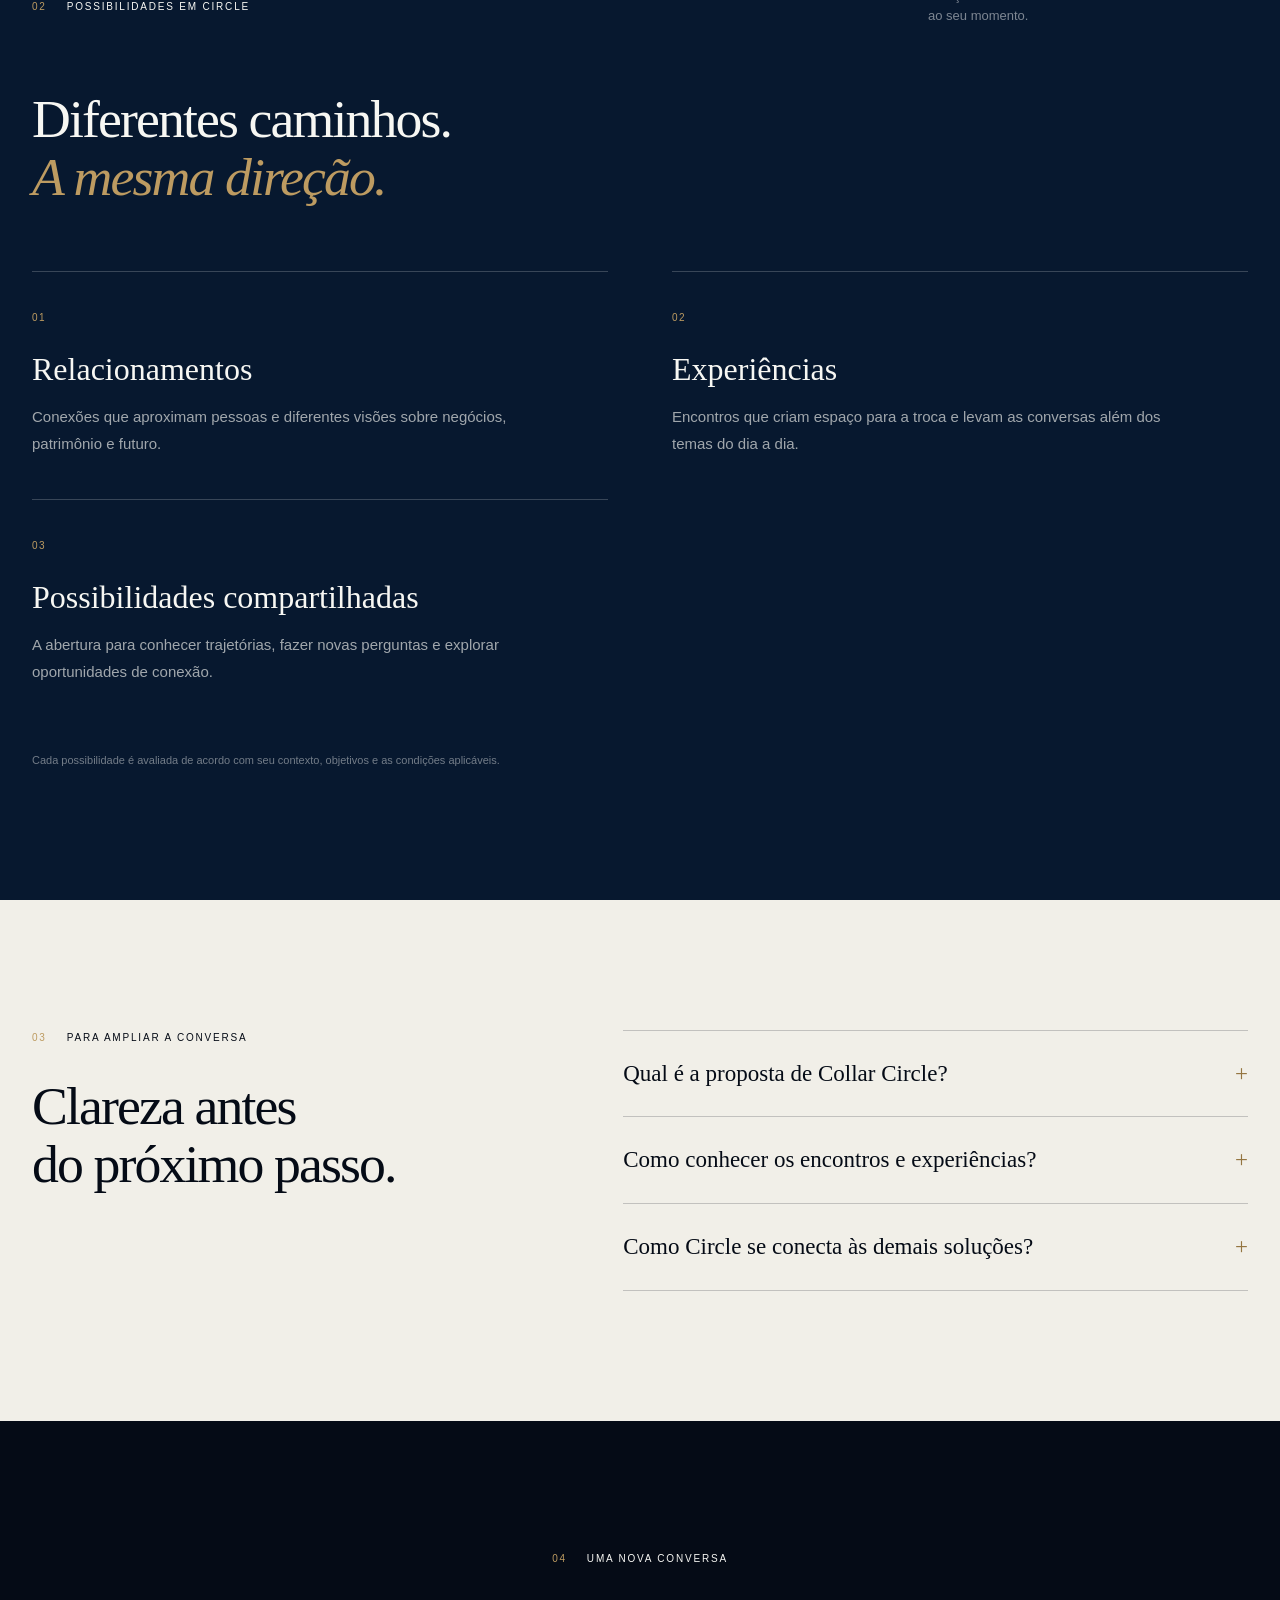
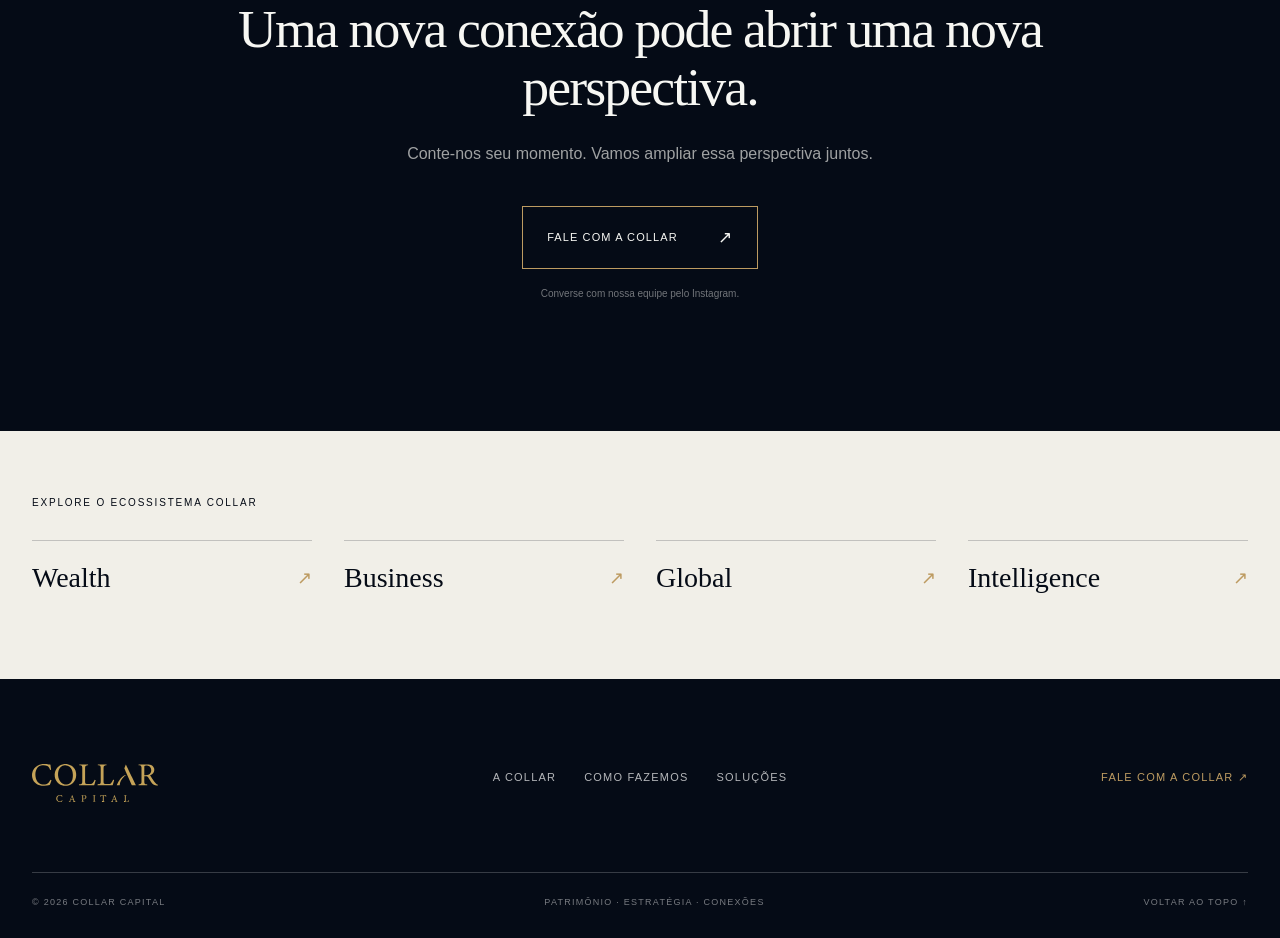
<file: solucoes/circle/index.html>
<!DOCTYPE html><html lang="pt-BR"><head><link rel="shortcut icon" href="/favicon.ico?v=2"><link rel="icon" href="/favicon.ico?v=2" type="image/x-icon" sizes="32x32"><link rel="icon" href="/favicon-v2.png?v=2" type="image/png" sizes="512x512"><link rel="apple-touch-icon" href="/apple-touch-icon.png?v=2" type="image/png" sizes="180x180"><meta charSet="utf-8"/><meta name="viewport" content="width=device-width, initial-scale=1"/><link rel="stylesheet" href="/_next/static/css/index.oYXfUhdd.css" data-rsc-css-href="/_next/static/css/index.oYXfUhdd.css" data-precedence="vite-rsc/importer-resources"/><link rel="stylesheet" href="/_next/static/css/page.BEdf9dI7.css" data-rsc-css-href="/_next/static/css/page.BEdf9dI7.css" data-precedence="vite-rsc/importer-resources"/><link rel="stylesheet" href="/_next/static/css/SiteHeader.d0fq4UQh.css" data-precedence="vite-rsc/client-reference"/><link rel="modulepreload" fetchPriority="low" href="/_next/static/chunks/index-DTaq47w9.js"/><script src="/_next/static/chunks/rolldown-runtime-C60lm6uB.js" type="module" async=""></script><script src="/_next/static/chunks/framework-BgSIrAUN.js" type="module" async=""></script><link rel="modulepreload" href="/_next/static/chunks/layout-segment-context-B3TCcT_6.js" crossorigin=""/><link rel="modulepreload" href="/_next/static/chunks/ScrollExperience-DYYAgZIH.js" crossorigin=""/><link rel="modulepreload" href="/_next/static/chunks/SiteHeader-CY26dOe-.js" crossorigin=""/><script>Object.assign(((self[Symbol.for("vinext.navigationRuntime")]??={bootstrap:{routeManifest:null},functions:{}}).bootstrap.rsc??={rsc:[]}),{params:{"slug":"circle"},nav:{"pathname":"/solucoes/circle","searchParams":[]}})</script><link rel="modulepreload" href="/_next/static/chunks/index-DTaq47w9.js" />
</head><body><main class="solution-landing solution-circle"><div class="scroll-progress" aria-hidden="true"><span></span></div><header class="site-header shell app-site-header app-site-header--interior"><a class="brand" href="/#inicio" aria-label="Collar Capital — início"><img src="/images/logo-collar-areia.svg" alt="Collar Capital" width="153" height="47"/></a><nav class="desktop-nav" aria-label="Navegação principal"><a href="/#sobre">A Collar</a><a href="/#metodo">Como fazemos</a><div class="app-solutions-disclosure"><button class="app-solutions-trigger" type="button" aria-expanded="false" aria-controls="_R_56a_">Soluções <span class="app-solutions-chevron" aria-hidden="true"></span></button><div class="app-solutions-panel" id="_R_56a_" hidden=""><p class="app-solutions-kicker">Nosso ecossistema</p><ul class="app-solutions-list"><li><a class="app-solutions-link" href="/solucoes/wealth"><span class="app-solutions-number" aria-hidden="true">0<!-- -->1</span><span class="app-solutions-copy"><span class="app-solutions-name">Wealth</span><span class="app-solutions-subtitle">Patrimônio com propósito.</span></span><span class="app-solutions-arrow" aria-hidden="true">↗</span></a></li><li><a class="app-solutions-link" href="/solucoes/business"><span class="app-solutions-number" aria-hidden="true">0<!-- -->2</span><span class="app-solutions-copy"><span class="app-solutions-name">Business</span><span class="app-solutions-subtitle">Negócios que criam valor.</span></span><span class="app-solutions-arrow" aria-hidden="true">↗</span></a></li><li><a class="app-solutions-link" href="/solucoes/global"><span class="app-solutions-number" aria-hidden="true">0<!-- -->3</span><span class="app-solutions-copy"><span class="app-solutions-name">Global</span><span class="app-solutions-subtitle">Fronteiras ampliadas.</span></span><span class="app-solutions-arrow" aria-hidden="true">↗</span></a></li><li><a class="app-solutions-link" href="/solucoes/intelligence"><span class="app-solutions-number" aria-hidden="true">0<!-- -->4</span><span class="app-solutions-copy"><span class="app-solutions-name">Intelligence</span><span class="app-solutions-subtitle">Informação que antecipa.</span></span><span class="app-solutions-arrow" aria-hidden="true">↗</span></a></li><li><a class="app-solutions-link" href="/solucoes/circle" aria-current="page"><span class="app-solutions-number" aria-hidden="true">0<!-- -->5</span><span class="app-solutions-copy"><span class="app-solutions-name">Circle</span><span class="app-solutions-subtitle">Conexões que movimentam.</span></span><span class="app-solutions-arrow" aria-hidden="true">↗</span></a></li></ul></div></div><a href="/#inteligencia">Inteligência</a></nav><a class="header-cta" href="/#contato">Fale com a Collar <span aria-hidden="true">↗</span></a><details class="mobile-menu app-mobile-menu"><summary aria-label="Menu principal">Menu</summary><nav class="app-nav-mobile-panel" aria-label="Navegação principal móvel"><a href="/#sobre">A Collar</a><a href="/#metodo">Como fazemos</a><details class="app-mobile-solutions"><summary>Soluções <span class="app-solutions-chevron" aria-hidden="true"></span></summary><ul><li><a href="/solucoes/wealth"><span>Wealth</span><span aria-hidden="true">↗</span></a></li><li><a href="/solucoes/business"><span>Business</span><span aria-hidden="true">↗</span></a></li><li><a href="/solucoes/global"><span>Global</span><span aria-hidden="true">↗</span></a></li><li><a href="/solucoes/intelligence"><span>Intelligence</span><span aria-hidden="true">↗</span></a></li><li><a href="/solucoes/circle" aria-current="page"><span>Circle</span><span aria-hidden="true">↗</span></a></li></ul></details><a href="/#inteligencia">Inteligência</a><a href="/#contato">Fale com a Collar</a></nav></details></header><section class="lp-hero" id="inicio"><div class="shell lp-hero-grid"><div class="lp-hero-copy"><nav class="lp-breadcrumb" aria-label="Localização"><a href="/">Início</a><span aria-hidden="true">/</span><a href="/#solucoes">Soluções</a><span aria-hidden="true">/</span><span aria-current="page">Circle</span></nav><p class="eyebrow"><span>05</span> Collar <!-- -->Circle</p><h1>Conexões que movimentam.</h1><p class="lp-lead">Pessoas, experiências e ideias que se encontram para ampliar possibilidades.</p><a class="lp-button" href="#conversa">Fale sobre <!-- -->Circle<!-- --> <span aria-hidden="true">↗</span></a></div><figure class="lp-hero-visual"><img src="/images/intelligence-podcast.png" alt="Conversa em estúdio com microfone e iluminação acolhedora" fetchPriority="high"/><figcaption><span>Collar <!-- -->Circle</span><span>Uma visão integrada.</span></figcaption></figure></div></section><section class="lp-intro shell section-pad"><div class="section-label" data-reveal="fade"><p class="eyebrow"><span>01</span> Nosso olhar</p><p class="microcopy">Para pessoas e empresários que valorizam relacionamentos, troca de experiências e conversas com novas perspectivas.</p></div><div class="lp-intro-grid" data-reveal="up"><h2>Novas perspectivas também nascem de encontros.</h2><div><p class="lp-intro-lead">Um círculo de relacionamentos, experiências e encontros que abre novas conversas e oportunidades.</p><p>Há conversas que nos apresentam outros caminhos. Circle reúne a dimensão dos relacionamentos no ecossistema Collar, com espaço para trocar experiências, aproximar ideias e conhecer diferentes trajetórias.</p></div></div></section><section class="lp-services section-pad"><div class="shell"><div class="section-label" data-reveal="fade"><p class="eyebrow"><span>02</span> Possibilidades em <!-- -->Circle</p><p class="microcopy light">Soluções conectadas<br/>ao seu momento.</p></div><h2 data-reveal="up">Diferentes caminhos.<br/><em>A mesma direção.</em></h2><div class="lp-feature-grid" data-stagger="true"><article><span class="lp-feature-number">0<!-- -->1</span><h3>Relacionamentos</h3><p>Conexões que aproximam pessoas e diferentes visões sobre negócios, patrimônio e futuro.</p></article><article><span class="lp-feature-number">0<!-- -->2</span><h3>Experiências</h3><p>Encontros que criam espaço para a troca e levam as conversas além dos temas do dia a dia.</p></article><article><span class="lp-feature-number">0<!-- -->3</span><h3>Possibilidades compartilhadas</h3><p>A abertura para conhecer trajetórias, fazer novas perguntas e explorar oportunidades de conexão.</p></article></div><p class="lp-service-note">Cada possibilidade é avaliada de acordo com seu contexto, objetivos e as condições aplicáveis.</p></div></section><section class="lp-faq shell section-pad"><div><p class="eyebrow"><span>03</span> Para ampliar a conversa</p><h2>Clareza antes<br/>do próximo passo.</h2></div><div><details><summary>Qual é a proposta de Collar Circle?<span aria-hidden="true">+</span></summary><p>Cultivar a dimensão dos relacionamentos por meio de networking, experiências e conexões. Circle é o espaço do ecossistema Collar dedicado a novas conversas e encontros.</p></details><details><summary>Como conhecer os encontros e experiências?<span aria-hidden="true">+</span></summary><p>Converse com a equipe da Collar para saber mais sobre a proposta de Circle e conhecer as possibilidades de participação.</p></details><details><summary>Como Circle se conecta às demais soluções?<span aria-hidden="true">+</span></summary><p>Circle acrescenta a perspectiva dos relacionamentos às frentes de patrimônio, negócios, oportunidades globais e inteligência. Todas fazem parte de um mesmo ecossistema.</p></details></div></section><section class="lp-contact section-pad" id="conversa"><div class="shell"><p class="eyebrow"><span>04</span> Uma nova conversa</p><h2>Uma nova conexão pode abrir uma nova perspectiva.</h2><p>Conte-nos seu momento. Vamos ampliar essa perspectiva juntos.</p><a class="lp-button" href="https://www.instagram.com/collarcapital/" target="_blank" rel="noreferrer">Fale com a Collar <span aria-hidden="true">↗</span></a><span class="lp-contact-note">Converse com nossa equipe pelo Instagram.</span></div></section><section class="lp-related shell"><p class="eyebrow">Explore o ecossistema Collar</p><nav aria-label="Outras soluções"><a href="/solucoes/wealth">Wealth<span aria-hidden="true">↗</span></a><a href="/solucoes/business">Business<span aria-hidden="true">↗</span></a><a href="/solucoes/global">Global<span aria-hidden="true">↗</span></a><a href="/solucoes/intelligence">Intelligence<span aria-hidden="true">↗</span></a></nav></section><footer><div class="shell footer-top"><a href="/" aria-label="Voltar à home"><img src="/images/logo-collar-areia.svg" alt="Collar Capital" width="153" height="47"/></a><nav aria-label="Navegação do rodapé"><a href="/#sobre">A Collar</a><a href="/#metodo">Como fazemos</a><a href="/#solucoes">Soluções</a></nav><a href="/#contato">Fale com a Collar ↗</a></div><div class="shell footer-bottom"><span>© <!-- -->2026<!-- --> Collar Capital</span><span>Patrimônio · Estratégia · Conexões</span><a href="#inicio">Voltar ao topo ↑</a></div></footer></main><!--$--><!--/$--><div hidden=""><!--$--><div hidden=""><title>Collar Circle — Conexões que movimentam.</title><meta name="description" content="Pessoas, experiências e ideias que se encontram para ampliar possibilidades."><meta property="og:title" content="Collar Circle — Conexões que movimentam."><meta property="og:description" content="Pessoas, experiências e ideias que se encontram para ampliar possibilidades."><meta property="og:url" content="http://localhost:3000/solucoes/circle"><meta property="og:type" content="website"><meta property="og:locale" content="pt_BR"><meta property="og:image" content="http://localhost:3000/images/intelligence-podcast.png"><meta property="og:image:alt" content="Conversa em estúdio com microfone e iluminação acolhedora"><meta name="twitter:card" content="summary_large_image"><meta name="twitter:title" content="Collar Circle — Conexões que movimentam."><meta name="twitter:description" content="Pessoas, experiências e ideias que se encontram para ampliar possibilidades."><meta name="twitter:image" content="http://localhost:3000/images/intelligence-podcast.png"><link rel="shortcut icon" href="/favicon.svg"><link rel="icon" href="/favicon.svg"><link rel="canonical" href="http://localhost:3000/solucoes/circle"></div><!--/$--></div><script type="module" src="/_next/static/chunks/index-DTaq47w9.js" id="_R_" async=""></script><script>((self[Symbol.for("vinext.navigationRuntime")]??={bootstrap:{routeManifest:null},functions:{}}).bootstrap.rsc??={rsc:[]}).rsc.push("4:I[\"8c0f216c4604\",[],\"Children\",1]\n")</script><script>((self[Symbol.for("vinext.navigationRuntime")]??={bootstrap:{routeManifest:null},functions:{}}).bootstrap.rsc??={rsc:[]}).rsc.push("5:I[\"593f344dc510\",[],\"GlobalErrorBoundary\",1]\n")</script><script>((self[Symbol.for("vinext.navigationRuntime")]??={bootstrap:{routeManifest:null},functions:{}}).bootstrap.rsc??={rsc:[]}).rsc.push("6:I[\"0b874ad30386\",[],\"default\",1]\n")</script><script>((self[Symbol.for("vinext.navigationRuntime")]??={bootstrap:{routeManifest:null},functions:{}}).bootstrap.rsc??={rsc:[]}).rsc.push("7:I[\"593f344dc510\",[],\"ErrorBoundary\",1]\n")</script><script>((self[Symbol.for("vinext.navigationRuntime")]??={bootstrap:{routeManifest:null},functions:{}}).bootstrap.rsc??={rsc:[]}).rsc.push("8:I[\"15c18cfaeeff\",[],\"LayoutSegmentProvider\",1]\n")</script><script>((self[Symbol.for("vinext.navigationRuntime")]??={bootstrap:{routeManifest:null},functions:{}}).bootstrap.rsc??={rsc:[]}).rsc.push("9:I[\"8c0f216c4604\",[],\"Slot\",1]\n")</script><script>((self[Symbol.for("vinext.navigationRuntime")]??={bootstrap:{routeManifest:null},functions:{}}).bootstrap.rsc??={rsc:[]}).rsc.push("a:I[\"9276801271d6\",[],\"AppRouterScrollTarget\",1]\n")</script><script>((self[Symbol.for("vinext.navigationRuntime")]??={bootstrap:{routeManifest:null},functions:{}}).bootstrap.rsc??={rsc:[]}).rsc.push("b:I[\"593f344dc510\",[],\"RedirectBoundary\",1]\n")</script><script>((self[Symbol.for("vinext.navigationRuntime")]??={bootstrap:{routeManifest:null},functions:{}}).bootstrap.rsc??={rsc:[]}).rsc.push("c:\"$Sreact.suspense\"\n")</script><script>((self[Symbol.for("vinext.navigationRuntime")]??={bootstrap:{routeManifest:null},functions:{}}).bootstrap.rsc??={rsc:[]}).rsc.push(":HL[\"/_next/static/css/index.oYXfUhdd.css\",\"style\"     ]\n")</script><script>((self[Symbol.for("vinext.navigationRuntime")]??={bootstrap:{routeManifest:null},functions:{}}).bootstrap.rsc??={rsc:[]}).rsc.push("0:{\"__route\":\"route:/solucoes/circle\",\"__interceptionContext\":null,\"__layoutIds\":[\"layout:/\"],\"__rootLayout\":\"/\",\"__sourcePage\":\"/solucoes/[slug]/page\",\"__vinext_streaming_metadata_body:route:/solucoes/circle\":\"$L1\",\"__vinext_streaming_metadata_outlet:route:/solucoes/circle\":\"$L2\",\"page:/solucoes/circle\":\"$L3\",\"layout:/\":[[[[\"$\",\"link\",\"css:/_next/static/css/index.oYXfUhdd.css\",{\"rel\":\"stylesheet\",\"precedence\":\"vite-rsc/importer-resources\",\"href\":\"/_next/static/css/index.oYXfUhdd.css\",\"data-rsc-css-href\":\"/_next/static/css/index.oYXfUhdd.css\"}],\"$undefined\"],[\"$\",\"html\",null,{\"lang\":\"pt-BR\",\"children\":[\"$\",\"body\",null,{\"children\":[\"$\",\"$L4\",null,{}]}]}]],null],\"route:/solucoes/circle\":[[[\"$\",\"meta\",null,{\"charSet\":\"utf-8\"}],null,[[\"$\",\"meta\",\"0\",{\"name\":\"viewport\",\"content\":\"width=device-width, initial-scale=1\"}]]],[\"$\",\"$L5\",null,{\"fallback\":\"$6\",\"children\":[\"$\",\"$L7\",null,{\"fallback\":\"$6\",\"children\":[\"$\",\"$L8\",null,{\"providerId\":\"layout:/\",\"segmentMap\":{\"children\":[\"solucoes\",\"circle\"]},\"children\":[\"$\",\"$L9\",null,{\"id\":\"layout:/\",\"parallelSlots\":\"$undefined\",\"children\":[\"$\",\"$La\",null,{\"children\":[\"$\",\"$Lb\",null,{\"children\":[[\"$\",\"$L8\",null,{\"providerId\":\"page:/solucoes/circle\",\"segmentMap\":{\"children\":[\"__PAGE__\"]},\"children\":[\"$\",\"$L9\",null,{\"id\":\"page:/solucoes/circle\"}]}],[\"$\",\"$c\",null,{\"fallback\":null,\"children\":[\"$\",\"$L9\",null,{\"id\":\"__vinext_streaming_metadata_outlet:route:/solucoes/circle\"}]}]]}]}]}]}]}]}],null,[\"$\",\"div\",null,{\"hidden\":true,\"children\":[\"$\",\"$c\",null,{\"fallback\":null,\"children\":[\"$\",\"$L9\",null,{\"id\":\"__vinext_streaming_metadata_body:route:/solucoes/circle\"}]}]}]],\"__layoutFlags\":{\"layout:/\":\"s\"},\"__artifactCompatibility\":{\"schemaVersion\":1,\"graphVersion\":\"app-route-graph:8dd3f370a5a5fdb8\",\"deploymentVersion\":\"6b51cf91-e844-4e98-ac2d-1911c736448a\",\"appElementsSchemaVersion\":1,\"rscPayloadSchemaVersion\":1,\"rootBoundaryId\":\"/\",\"renderEpoch\":null},\"__renderObservation\":{\"schemaVersion\":1,\"output\":{\"kind\":\"app-rsc\",\"mountedSlotsFingerprint\":null,\"renderEpoch\":null,\"rootBoundaryId\":\"/\",\"routeId\":\"route:/solucoes/circle\"},\"completeness\":\"partial\",\"boundaryOutcome\":{\"kind\":\"unknown\"},\"requestApis\":[{\"kind\":\"connection\",\"status\":\"unknown\"},{\"kind\":\"cookies\",\"status\":\"unknown\"},{\"kind\":\"draftMode\",\"status\":\"unknown\"},{\"kind\":\"headers\",\"status\":\"observed\"},{\"kind\":\"params\",\"status\":\"observed\"},{\"kind\":\"searchParams\",\"status\":\"unknown\"}],\"dynamicFetches\":[],\"cacheTags\":[\"/solucoes/circle\",\"_N_T_/layout\",\"_N_T_/solucoes/[slug]/layout\",\"_N_T_/solucoes/[slug]/page\",\"_N_T_/solucoes/circle\",\"_N_T_/solucoes/layout\"],\"pathTags\":[\"/solucoes/circle\"],\"cacheability\":\"unknown\",\"downgrade\":{\"target\":\"freshRender\",\"reasons\":[{\"code\":\"CP_DOWNGRADE_CACHEABILITY_UNKNOWN\",\"target\":\"freshRender\"},{\"code\":\"CP_DOWNGRADE_INCOMPLETE_OBSERVATION\",\"completeness\":\"partial\",\"target\":\"freshRender\"},{\"code\":\"CP_DOWNGRADE_UNKNOWN_REQUEST_API\",\"requestApi\":\"connection\",\"target\":\"freshRender\"},{\"code\":\"CP_DOWNGRADE_UNKNOWN_REQUEST_API\",\"requestApi\":\"cookies\",\"target\":\"freshRender\"},{\"code\":\"CP_DOWNGRADE_UNKNOWN_REQUEST_API\",\"requestApi\":\"draftMode\",\"target\":\"freshRender\"},{\"code\":\"CP_DOWNGRADE_PRIVATE_REQUEST_API\",\"requestApi\":\"headers\",\"target\":\"private\"},{\"code\":\"CP_DOWNGRADE_PUBLIC_REQUEST_API\",\"requestApi\":\"params\",\"target\":\"publicVariant\"},{\"code\":\"CP_DOWNGRADE_UNKNOWN_REQUEST_API\",\"requestApi\":\"searchParams\",\"target\":\"freshRender\"}],\"fallback\":{\"kind\":\"breakerFallback\",\"code\":\"CP_PRIVATE_DYNAMIC_DOWNGRADE\",\"mode\":\"renderFresh\",\"scope\":\"affectedOutput\",\"fields\":{\"reasonCodes\":[\"CP_DOWNGRADE_CACHEABILITY_UNKNOWN\",\"CP_DOWNGRADE_INCOMPLETE_OBSERVATION\",\"CP_DOWNGRADE_UNKNOWN_REQUEST_API\",\"CP_DOWNGRADE_UNKNOWN_REQUEST_API\",\"CP_DOWNGRADE_UNKNOWN_REQUEST_API\",\"CP_DOWNGRADE_PRIVATE_REQUEST_API\",\"CP_DOWNGRADE_PUBLIC_REQUEST_API\",\"CP_DOWNGRADE_UNKNOWN_REQUEST_API\"],\"target\":\"freshRender\"}},\"isPublicCacheCandidate\":false}}}\n")</script><script>((self[Symbol.for("vinext.navigationRuntime")]??={bootstrap:{routeManifest:null},functions:{}}).bootstrap.rsc??={rsc:[]}).rsc.push("d:T4c3,")</script><script>((self[Symbol.for("vinext.navigationRuntime")]??={bootstrap:{routeManifest:null},functions:{}}).bootstrap.rsc??={rsc:[]}).rsc.push("\u003ctitle\u003eCollar Circle — Conexões que movimentam.\u003c/title\u003e\u003cmeta name=\"description\" content=\"Pessoas, experiências e ideias que se encontram para ampliar possibilidades.\"\u003e\u003cmeta property=\"og:title\" content=\"Collar Circle — Conexões que movimentam.\"\u003e\u003cmeta property=\"og:description\" content=\"Pessoas, experiências e ideias que se encontram para ampliar possibilidades.\"\u003e\u003cmeta property=\"og:url\" content=\"http://localhost:3000/solucoes/circle\"\u003e\u003cmeta property=\"og:type\" content=\"website\"\u003e\u003cmeta property=\"og:locale\" content=\"pt_BR\"\u003e\u003cmeta property=\"og:image\" content=\"http://localhost:3000/images/intelligence-podcast.png\"\u003e\u003cmeta property=\"og:image:alt\" content=\"Conversa em estúdio com microfone e iluminação acolhedora\"\u003e\u003cmeta name=\"twitter:card\" content=\"summary_large_image\"\u003e\u003cmeta name=\"twitter:title\" content=\"Collar Circle — Conexões que movimentam.\"\u003e\u003cmeta name=\"twitter:description\" content=\"Pessoas, experiências e ideias que se encontram para ampliar possibilidades.\"\u003e\u003cmeta name=\"twitter:image\" content=\"http://localhost:3000/images/intelligence-podcast.png\"\u003e\u003clink rel=\"shortcut icon\" href=\"/favicon.svg\"\u003e\u003clink rel=\"icon\" href=\"/favicon.svg\"\u003e\u003clink rel=\"canonical\" href=\"http://localhost:3000/solucoes/circle\"\u003e")</script><script>((self[Symbol.for("vinext.navigationRuntime")]??={bootstrap:{routeManifest:null},functions:{}}).bootstrap.rsc??={rsc:[]}).rsc.push("1:[\"$\",\"div\",null,{\"hidden\":true,\"dangerouslySetInnerHTML\":{\"__html\":\"$d\"}}]\n")</script><script>((self[Symbol.for("vinext.navigationRuntime")]??={bootstrap:{routeManifest:null},functions:{}}).bootstrap.rsc??={rsc:[]}).rsc.push("2:null\n")</script><script>((self[Symbol.for("vinext.navigationRuntime")]??={bootstrap:{routeManifest:null},functions:{}}).bootstrap.rsc??={rsc:[]}).rsc.push(":HL[\"/_next/static/css/page.BEdf9dI7.css\",\"style\"     ]\n")</script><script>((self[Symbol.for("vinext.navigationRuntime")]??={bootstrap:{routeManifest:null},functions:{}}).bootstrap.rsc??={rsc:[]}).rsc.push("3:[[[\"$\",\"link\",\"css:/_next/static/css/page.BEdf9dI7.css\",{\"rel\":\"stylesheet\",\"precedence\":\"vite-rsc/importer-resources\",\"href\":\"/_next/static/css/page.BEdf9dI7.css\",\"data-rsc-css-href\":\"/_next/static/css/page.BEdf9dI7.css\"}],\"$undefined\"],\"$Le\"]\n")</script><script>((self[Symbol.for("vinext.navigationRuntime")]??={bootstrap:{routeManifest:null},functions:{}}).bootstrap.rsc??={rsc:[]}).rsc.push("f:I[\"a3761f8478a2\",[],\"default\",1]\n")</script><script>((self[Symbol.for("vinext.navigationRuntime")]??={bootstrap:{routeManifest:null},functions:{}}).bootstrap.rsc??={rsc:[]}).rsc.push("10:I[\"fb8df7f31d30\",[],\"default\",1]\n")</script><script>((self[Symbol.for("vinext.navigationRuntime")]??={bootstrap:{routeManifest:null},functions:{}}).bootstrap.rsc??={rsc:[]}).rsc.push(":HL[\"/images/intelligence-podcast.png\",\"image\",{\"fetchPriority\":\"high\"}]\n")</script><script>((self[Symbol.for("vinext.navigationRuntime")]??={bootstrap:{routeManifest:null},functions:{}}).bootstrap.rsc??={rsc:[]}).rsc.push("e:[\"$\",\"main\",null,{\"className\":\"solution-landing solution-circle\",\"children\":[[\"$\",\"$Lf\",null,{}],[\"$\",\"$L10\",null,{\"solutionSlug\":\"circle\"}],[\"$\",\"section\",null,{\"className\":\"lp-hero\",\"id\":\"inicio\",\"children\":[\"$\",\"div\",null,{\"className\":\"shell lp-hero-grid\",\"children\":[[\"$\",\"div\",null,{\"className\":\"lp-hero-copy\",\"children\":[[\"$\",\"nav\",null,{\"className\":\"lp-breadcrumb\",\"aria-label\":\"Localização\",\"children\":[[\"$\",\"a\",null,{\"href\":\"/\",\"children\":\"Início\"}],[\"$\",\"span\",null,{\"aria-hidden\":\"true\",\"children\":\"/\"}],[\"$\",\"a\",null,{\"href\":\"/#solucoes\",\"children\":\"Soluções\"}],[\"$\",\"span\",null,{\"aria-hidden\":\"true\",\"children\":\"/\"}],[\"$\",\"span\",null,{\"aria-current\":\"page\",\"children\":\"Circle\"}]]}],[\"$\",\"p\",null,{\"className\":\"eyebrow\",\"children\":[[\"$\",\"span\",null,{\"children\":\"05\"}],\" Collar \",\"Circle\"]}],[\"$\",\"h1\",null,{\"children\":\"Conexões que movimentam.\"}],[\"$\",\"p\",null,{\"className\":\"lp-lead\",\"children\":\"Pessoas, experiências e ideias que se encontram para ampliar possibilidades.\"}],[\"$\",\"a\",null,{\"className\":\"lp-button\",\"href\":\"#conversa\",\"children\":[\"Fale sobre \",\"Circle\",\" \",[\"$\",\"span\",null,{\"aria-hidden\":\"true\",\"children\":\"↗\"}]]}]]}],[\"$\",\"figure\",null,{\"className\":\"lp-hero-visual\",\"children\":[[\"$\",\"img\",null,{\"src\":\"/images/intelligence-podcast.png\",\"alt\":\"Conversa em estúdio com microfone e iluminação acolhedora\",\"fetchPriority\":\"high\"}],[\"$\",\"figcaption\",null,{\"children\":[[\"$\",\"span\",null,{\"children\":[\"Collar \",\"Circle\"]}],[\"$\",\"span\",null,{\"children\":\"Uma visão integrada.\"}]]}]]}]]}]}],[\"$\",\"section\",null,{\"className\":\"lp-intro shell section-pad\",\"children\":[[\"$\",\"div\",null,{\"className\":\"section-label\",\"data-reveal\":\"fade\",\"children\":[[\"$\",\"p\",null,{\"className\":\"eyebrow\",\"children\":[[\"$\",\"span\",null,{\"children\":\"01\"}],\" Nosso olhar\"]}],[\"$\",\"p\",null,{\"className\":\"microcopy\",\"children\":\"Para pessoas e empresários que valorizam relacionamentos, troca de experiências e conversas com novas perspectivas.\"}]]}],[\"$\",\"div\",null,{\"className\":\"lp-intro-grid\",\"data-reveal\":\"up\",\"children\":[[\"$\",\"h2\",null,{\"children\":\"Novas perspectivas também nascem de encontros.\"}],[\"$\",\"div\",null,{\"children\":[[\"$\",\"p\",null,{\"className\":\"lp-intro-lead\",\"children\":\"Um círculo de relacionamentos, experiências e encontros que abre novas conversas e oportunidades.\"}],[\"$\",\"p\",null,{\"children\":\"Há conversas que nos apresentam outros caminhos. Circle reúne a dimensão dos relacionamentos no ecossistema Collar, com espaço para trocar experiências, aproximar ideias e conhecer diferentes trajetórias.\"}]]}]]}]]}],[\"$\",\"section\",null,{\"className\":\"lp-services section-pad\",\"children\":[\"$\",\"div\",null,{\"className\":\"shell\",\"children\":[[\"$\",\"div\",null,{\"className\":\"section-label\",\"data-reveal\":\"fade\",\"children\":[[\"$\",\"p\",null,{\"className\":\"eyebrow\",\"children\":[[\"$\",\"span\",null,{\"children\":\"02\"}],\" Possibilidades em \",\"Circle\"]}],[\"$\",\"p\",null,{\"className\":\"microcopy light\",\"children\":[\"Soluções conectadas\",[\"$\",\"br\",null,{}],\"ao seu momento.\"]}]]}],[\"$\",\"h2\",null,{\"data-reveal\":\"up\",\"children\":[\"Diferentes caminhos.\",[\"$\",\"br\",null,{}],[\"$\",\"em\",null,{\"children\":\"A mesma direção.\"}]]}],[\"$\",\"div\",null,{\"className\":\"lp-feature-grid\",\"data-stagger\":true,\"children\":[[\"$\",\"article\",\"Relacionamentos\",{\"children\":[[\"$\",\"span\",null,{\"className\":\"lp-feature-number\",\"children\":[\"0\",1]}],[\"$\",\"h3\",null,{\"children\":\"Relacionamentos\"}],[\"$\",\"p\",null,{\"children\":\"Conexões que aproximam pessoas e diferentes visões sobre negócios, patrimônio e futuro.\"}]]}],[\"$\",\"article\",\"Experiências\",{\"children\":[[\"$\",\"span\",null,{\"className\":\"lp-feature-number\",\"children\":[\"0\",2]}],[\"$\",\"h3\",null,{\"children\":\"Experiências\"}],[\"$\",\"p\",null,{\"children\":\"Encontros que criam espaço para a troca e levam as conversas além dos temas do dia a dia.\"}]]}],[\"$\",\"article\",\"Possibilidades compartilhadas\",{\"children\":[[\"$\",\"span\",null,{\"className\":\"lp-feature-number\",\"children\":[\"0\",3]}],[\"$\",\"h3\",null,{\"children\":\"Possibilidades compartilhadas\"}],[\"$\",\"p\",null,{\"children\":\"A abertura para conhecer trajetórias, fazer novas perguntas e explorar oportunidades de conexão.\"}]]}]]}],[\"$\",\"p\",null,{\"className\":\"lp-service-note\",\"children\":\"Cada possibilidade é avaliada de acordo com seu contexto, objetivos e as condições aplicáveis.\"}]]}]}],[\"$\",\"section\",null,{\"className\":\"lp-faq shell section-pad\",\"children\":[[\"$\",\"div\",null,{\"children\":[[\"$\",\"p\",null,{\"className\":\"eyebrow\",\"children\":[[\"$\",\"span\",null,{\"children\":\"03\"}],\" Para ampliar a conversa\"]}],[\"$\",\"h2\",null,{\"children\":[\"Clareza antes\",[\"$\",\"br\",null,{}],\"do próximo passo.\"]}]]}],\"$L11\"]}],\"$L12\",\"$L13\",\"$L14\"]}]\n")</script><script>((self[Symbol.for("vinext.navigationRuntime")]??={bootstrap:{routeManifest:null},functions:{}}).bootstrap.rsc??={rsc:[]}).rsc.push(":HL[\"/images/logo-collar-areia.svg\",\"image\"]\n")</script><script>((self[Symbol.for("vinext.navigationRuntime")]??={bootstrap:{routeManifest:null},functions:{}}).bootstrap.rsc??={rsc:[]}).rsc.push("11:[\"$\",\"div\",null,{\"children\":[[\"$\",\"details\",\"Qual é a proposta de Collar Circle?\",{\"children\":[[\"$\",\"summary\",null,{\"children\":[\"Qual é a proposta de Collar Circle?\",[\"$\",\"span\",null,{\"aria-hidden\":\"true\",\"children\":\"+\"}]]}],[\"$\",\"p\",null,{\"children\":\"Cultivar a dimensão dos relacionamentos por meio de networking, experiências e conexões. Circle é o espaço do ecossistema Collar dedicado a novas conversas e encontros.\"}]]}],[\"$\",\"details\",\"Como conhecer os encontros e experiências?\",{\"children\":[[\"$\",\"summary\",null,{\"children\":[\"Como conhecer os encontros e experiências?\",[\"$\",\"span\",null,{\"aria-hidden\":\"true\",\"children\":\"+\"}]]}],[\"$\",\"p\",null,{\"children\":\"Converse com a equipe da Collar para saber mais sobre a proposta de Circle e conhecer as possibilidades de participação.\"}]]}],[\"$\",\"details\",\"Como Circle se conecta às demais soluções?\",{\"children\":[[\"$\",\"summary\",null,{\"children\":[\"Como Circle se conecta às demais soluções?\",[\"$\",\"span\",null,{\"aria-hidden\":\"true\",\"children\":\"+\"}]]}],[\"$\",\"p\",null,{\"children\":\"Circle acrescenta a perspectiva dos relacionamentos às frentes de patrimônio, negócios, oportunidades globais e inteligência. Todas fazem parte de um mesmo ecossistema.\"}]]}]]}]\n")</script><script>((self[Symbol.for("vinext.navigationRuntime")]??={bootstrap:{routeManifest:null},functions:{}}).bootstrap.rsc??={rsc:[]}).rsc.push("12:[\"$\",\"section\",null,{\"className\":\"lp-contact section-pad\",\"id\":\"conversa\",\"children\":[\"$\",\"div\",null,{\"className\":\"shell\",\"children\":[[\"$\",\"p\",null,{\"className\":\"eyebrow\",\"children\":[[\"$\",\"span\",null,{\"children\":\"04\"}],\" Uma nova conversa\"]}],[\"$\",\"h2\",null,{\"children\":\"Uma nova conexão pode abrir uma nova perspectiva.\"}],[\"$\",\"p\",null,{\"children\":\"Conte-nos seu momento. Vamos ampliar essa perspectiva juntos.\"}],[\"$\",\"a\",null,{\"className\":\"lp-button\",\"href\":\"https://www.instagram.com/collarcapital/\",\"target\":\"_blank\",\"rel\":\"noreferrer\",\"children\":[\"Fale com a Collar \",[\"$\",\"span\",null,{\"aria-hidden\":\"true\",\"children\":\"↗\"}]]}],[\"$\",\"span\",null,{\"className\":\"lp-contact-note\",\"children\":\"Converse com nossa equipe pelo Instagram.\"}]]}]}]\n")</script><script>((self[Symbol.for("vinext.navigationRuntime")]??={bootstrap:{routeManifest:null},functions:{}}).bootstrap.rsc??={rsc:[]}).rsc.push("13:[\"$\",\"section\",null,{\"className\":\"lp-related shell\",\"children\":[[\"$\",\"p\",null,{\"className\":\"eyebrow\",\"children\":\"Explore o ecossistema Collar\"}],[\"$\",\"nav\",null,{\"aria-label\":\"Outras soluções\",\"children\":[[\"$\",\"a\",\"wealth\",{\"href\":\"/solucoes/wealth\",\"children\":[\"Wealth\",[\"$\",\"span\",null,{\"aria-hidden\":\"true\",\"children\":\"↗\"}]]}],[\"$\",\"a\",\"business\",{\"href\":\"/solucoes/business\",\"children\":[\"Business\",[\"$\",\"span\",null,{\"aria-hidden\":\"true\",\"children\":\"↗\"}]]}],[\"$\",\"a\",\"global\",{\"href\":\"/solucoes/global\",\"children\":[\"Global\",[\"$\",\"span\",null,{\"aria-hidden\":\"true\",\"children\":\"↗\"}]]}],[\"$\",\"a\",\"intelligence\",{\"href\":\"/solucoes/intelligence\",\"children\":[\"Intelligence\",[\"$\",\"span\",null,{\"aria-hidden\":\"true\",\"children\":\"↗\"}]]}]]}]]}]\n")</script><script>((self[Symbol.for("vinext.navigationRuntime")]??={bootstrap:{routeManifest:null},functions:{}}).bootstrap.rsc??={rsc:[]}).rsc.push("14:[\"$\",\"footer\",null,{\"children\":[[\"$\",\"div\",null,{\"className\":\"shell footer-top\",\"children\":[[\"$\",\"a\",null,{\"href\":\"/\",\"aria-label\":\"Voltar à home\",\"children\":[\"$\",\"img\",null,{\"src\":\"/images/logo-collar-areia.svg\",\"alt\":\"Collar Capital\",\"width\":\"153\",\"height\":\"47\"}]}],[\"$\",\"nav\",null,{\"aria-label\":\"Navegação do rodapé\",\"children\":[[\"$\",\"a\",null,{\"href\":\"/#sobre\",\"children\":\"A Collar\"}],[\"$\",\"a\",null,{\"href\":\"/#metodo\",\"children\":\"Como fazemos\"}],[\"$\",\"a\",null,{\"href\":\"/#solucoes\",\"children\":\"Soluções\"}]]}],[\"$\",\"a\",null,{\"href\":\"/#contato\",\"children\":\"Fale com a Collar ↗\"}]]}],[\"$\",\"div\",null,{\"className\":\"shell footer-bottom\",\"children\":[[\"$\",\"span\",null,{\"children\":[\"© \",2026,\" Collar Capital\"]}],[\"$\",\"span\",null,{\"children\":\"Patrimônio · Estratégia · Conexões\"}],[\"$\",\"a\",null,{\"href\":\"#inicio\",\"children\":\"Voltar ao topo ↑\"}]]}]]}]\n")</script><script>Object.assign(((self[Symbol.for("vinext.navigationRuntime")]??={bootstrap:{routeManifest:null},functions:{}}).bootstrap.rsc??={rsc:[]}),{"initialCacheKind":"dynamic"});((self[Symbol.for("vinext.navigationRuntime")]??={bootstrap:{routeManifest:null},functions:{}}).bootstrap.rsc??={rsc:[]}).done=true</script></body></html>
</file>
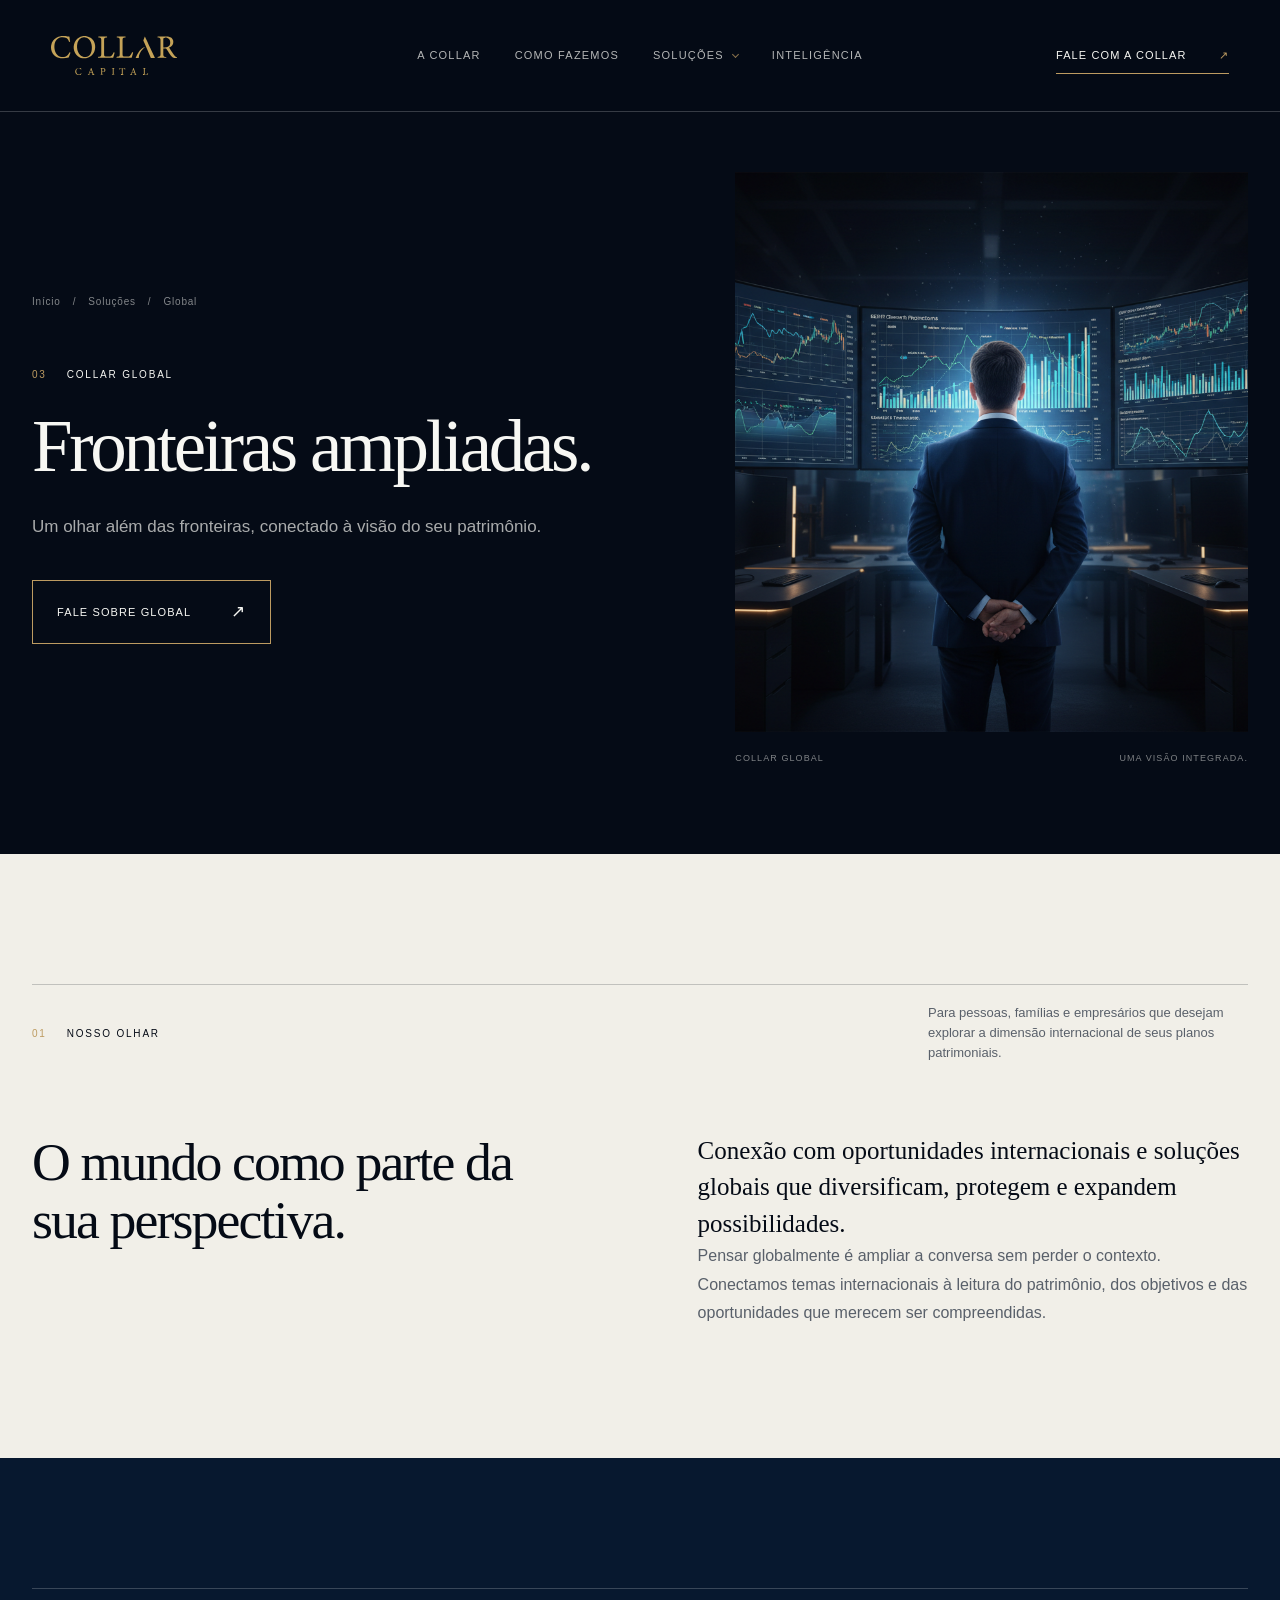
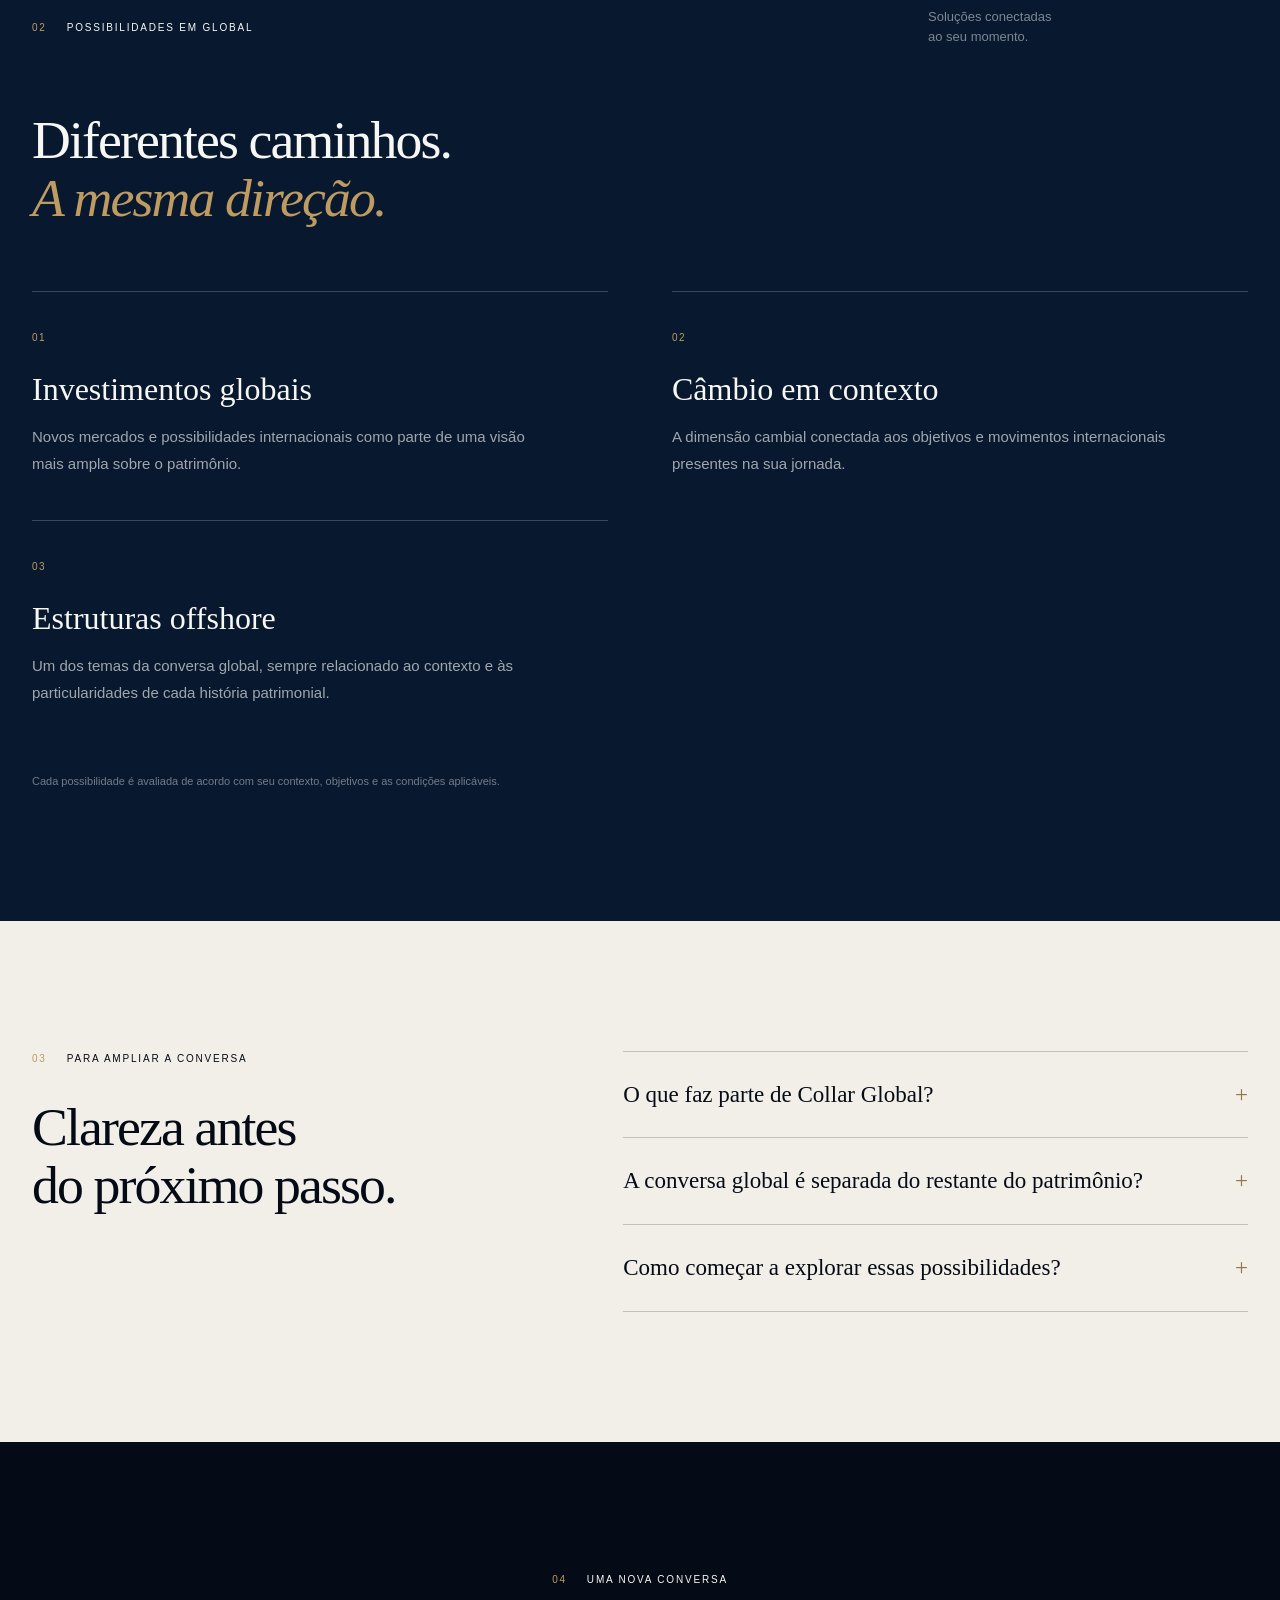
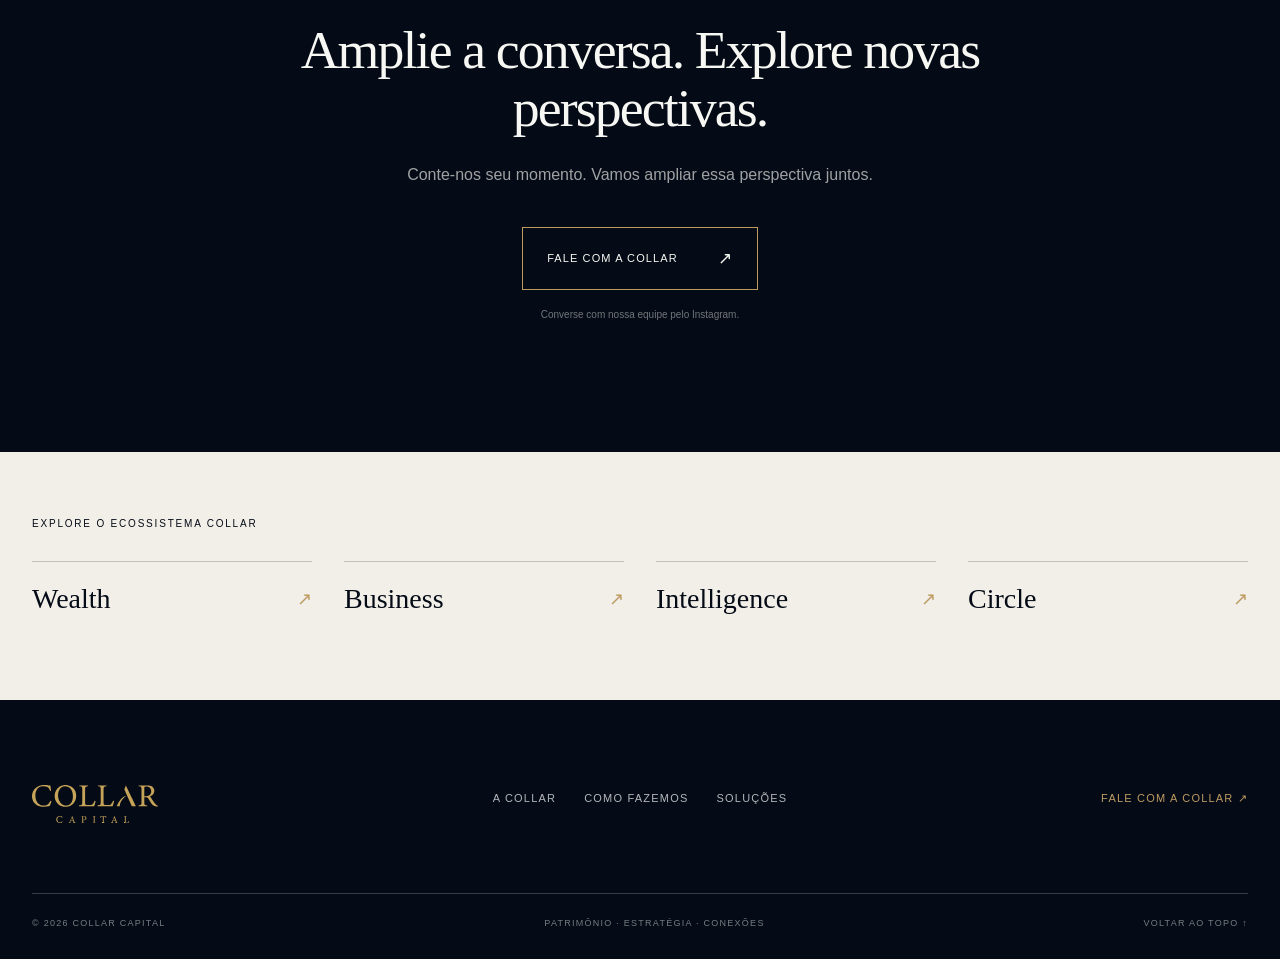
<file: solucoes/global/index.html>
<!DOCTYPE html><html lang="pt-BR"><head><link rel="shortcut icon" href="/favicon.ico?v=2"><link rel="icon" href="/favicon.ico?v=2" type="image/x-icon" sizes="32x32"><link rel="icon" href="/favicon-v2.png?v=2" type="image/png" sizes="512x512"><link rel="apple-touch-icon" href="/apple-touch-icon.png?v=2" type="image/png" sizes="180x180"><meta charSet="utf-8"/><meta name="viewport" content="width=device-width, initial-scale=1"/><link rel="stylesheet" href="/_next/static/css/index.oYXfUhdd.css" data-rsc-css-href="/_next/static/css/index.oYXfUhdd.css" data-precedence="vite-rsc/importer-resources"/><link rel="stylesheet" href="/_next/static/css/page.BEdf9dI7.css" data-rsc-css-href="/_next/static/css/page.BEdf9dI7.css" data-precedence="vite-rsc/importer-resources"/><link rel="stylesheet" href="/_next/static/css/SiteHeader.d0fq4UQh.css" data-precedence="vite-rsc/client-reference"/><link rel="modulepreload" fetchPriority="low" href="/_next/static/chunks/index-DTaq47w9.js"/><script src="/_next/static/chunks/rolldown-runtime-C60lm6uB.js" type="module" async=""></script><script src="/_next/static/chunks/framework-BgSIrAUN.js" type="module" async=""></script><link rel="modulepreload" href="/_next/static/chunks/layout-segment-context-B3TCcT_6.js" crossorigin=""/><link rel="modulepreload" href="/_next/static/chunks/ScrollExperience-DYYAgZIH.js" crossorigin=""/><link rel="modulepreload" href="/_next/static/chunks/SiteHeader-CY26dOe-.js" crossorigin=""/><script>Object.assign(((self[Symbol.for("vinext.navigationRuntime")]??={bootstrap:{routeManifest:null},functions:{}}).bootstrap.rsc??={rsc:[]}),{params:{"slug":"global"},nav:{"pathname":"/solucoes/global","searchParams":[]}})</script><link rel="modulepreload" href="/_next/static/chunks/index-DTaq47w9.js" />
</head><body><main class="solution-landing solution-global"><div class="scroll-progress" aria-hidden="true"><span></span></div><header class="site-header shell app-site-header app-site-header--interior"><a class="brand" href="/#inicio" aria-label="Collar Capital — início"><img src="/images/logo-collar-areia.svg" alt="Collar Capital" width="153" height="47"/></a><nav class="desktop-nav" aria-label="Navegação principal"><a href="/#sobre">A Collar</a><a href="/#metodo">Como fazemos</a><div class="app-solutions-disclosure"><button class="app-solutions-trigger" type="button" aria-expanded="false" aria-controls="_R_56a_">Soluções <span class="app-solutions-chevron" aria-hidden="true"></span></button><div class="app-solutions-panel" id="_R_56a_" hidden=""><p class="app-solutions-kicker">Nosso ecossistema</p><ul class="app-solutions-list"><li><a class="app-solutions-link" href="/solucoes/wealth"><span class="app-solutions-number" aria-hidden="true">0<!-- -->1</span><span class="app-solutions-copy"><span class="app-solutions-name">Wealth</span><span class="app-solutions-subtitle">Patrimônio com propósito.</span></span><span class="app-solutions-arrow" aria-hidden="true">↗</span></a></li><li><a class="app-solutions-link" href="/solucoes/business"><span class="app-solutions-number" aria-hidden="true">0<!-- -->2</span><span class="app-solutions-copy"><span class="app-solutions-name">Business</span><span class="app-solutions-subtitle">Negócios que criam valor.</span></span><span class="app-solutions-arrow" aria-hidden="true">↗</span></a></li><li><a class="app-solutions-link" href="/solucoes/global" aria-current="page"><span class="app-solutions-number" aria-hidden="true">0<!-- -->3</span><span class="app-solutions-copy"><span class="app-solutions-name">Global</span><span class="app-solutions-subtitle">Fronteiras ampliadas.</span></span><span class="app-solutions-arrow" aria-hidden="true">↗</span></a></li><li><a class="app-solutions-link" href="/solucoes/intelligence"><span class="app-solutions-number" aria-hidden="true">0<!-- -->4</span><span class="app-solutions-copy"><span class="app-solutions-name">Intelligence</span><span class="app-solutions-subtitle">Informação que antecipa.</span></span><span class="app-solutions-arrow" aria-hidden="true">↗</span></a></li><li><a class="app-solutions-link" href="/solucoes/circle"><span class="app-solutions-number" aria-hidden="true">0<!-- -->5</span><span class="app-solutions-copy"><span class="app-solutions-name">Circle</span><span class="app-solutions-subtitle">Conexões que movimentam.</span></span><span class="app-solutions-arrow" aria-hidden="true">↗</span></a></li></ul></div></div><a href="/#inteligencia">Inteligência</a></nav><a class="header-cta" href="/#contato">Fale com a Collar <span aria-hidden="true">↗</span></a><details class="mobile-menu app-mobile-menu"><summary aria-label="Menu principal">Menu</summary><nav class="app-nav-mobile-panel" aria-label="Navegação principal móvel"><a href="/#sobre">A Collar</a><a href="/#metodo">Como fazemos</a><details class="app-mobile-solutions"><summary>Soluções <span class="app-solutions-chevron" aria-hidden="true"></span></summary><ul><li><a href="/solucoes/wealth"><span>Wealth</span><span aria-hidden="true">↗</span></a></li><li><a href="/solucoes/business"><span>Business</span><span aria-hidden="true">↗</span></a></li><li><a href="/solucoes/global" aria-current="page"><span>Global</span><span aria-hidden="true">↗</span></a></li><li><a href="/solucoes/intelligence"><span>Intelligence</span><span aria-hidden="true">↗</span></a></li><li><a href="/solucoes/circle"><span>Circle</span><span aria-hidden="true">↗</span></a></li></ul></details><a href="/#inteligencia">Inteligência</a><a href="/#contato">Fale com a Collar</a></nav></details></header><section class="lp-hero" id="inicio"><div class="shell lp-hero-grid"><div class="lp-hero-copy"><nav class="lp-breadcrumb" aria-label="Localização"><a href="/">Início</a><span aria-hidden="true">/</span><a href="/#solucoes">Soluções</a><span aria-hidden="true">/</span><span aria-current="page">Global</span></nav><p class="eyebrow"><span>03</span> Collar <!-- -->Global</p><h1>Fronteiras ampliadas.</h1><p class="lp-lead">Um olhar além das fronteiras, conectado à visão do seu patrimônio.</p><a class="lp-button" href="#conversa">Fale sobre <!-- -->Global<!-- --> <span aria-hidden="true">↗</span></a></div><figure class="lp-hero-visual"><img src="/images/intelligence-insights.png" alt="Pessoa observando painéis com informações de mercado em um ambiente azul-marinho" fetchPriority="high"/><figcaption><span>Collar <!-- -->Global</span><span>Uma visão integrada.</span></figcaption></figure></div></section><section class="lp-intro shell section-pad"><div class="section-label" data-reveal="fade"><p class="eyebrow"><span>01</span> Nosso olhar</p><p class="microcopy">Para pessoas, famílias e empresários que desejam explorar a dimensão internacional de seus planos patrimoniais.</p></div><div class="lp-intro-grid" data-reveal="up"><h2>O mundo como parte da sua perspectiva.</h2><div><p class="lp-intro-lead">Conexão com oportunidades internacionais e soluções globais que diversificam, protegem e expandem possibilidades.</p><p>Pensar globalmente é ampliar a conversa sem perder o contexto. Conectamos temas internacionais à leitura do patrimônio, dos objetivos e das oportunidades que merecem ser compreendidas.</p></div></div></section><section class="lp-services section-pad"><div class="shell"><div class="section-label" data-reveal="fade"><p class="eyebrow"><span>02</span> Possibilidades em <!-- -->Global</p><p class="microcopy light">Soluções conectadas<br/>ao seu momento.</p></div><h2 data-reveal="up">Diferentes caminhos.<br/><em>A mesma direção.</em></h2><div class="lp-feature-grid" data-stagger="true"><article><span class="lp-feature-number">0<!-- -->1</span><h3>Investimentos globais</h3><p>Novos mercados e possibilidades internacionais como parte de uma visão mais ampla sobre o patrimônio.</p></article><article><span class="lp-feature-number">0<!-- -->2</span><h3>Câmbio em contexto</h3><p>A dimensão cambial conectada aos objetivos e movimentos internacionais presentes na sua jornada.</p></article><article><span class="lp-feature-number">0<!-- -->3</span><h3>Estruturas offshore</h3><p>Um dos temas da conversa global, sempre relacionado ao contexto e às particularidades de cada história patrimonial.</p></article></div><p class="lp-service-note">Cada possibilidade é avaliada de acordo com seu contexto, objetivos e as condições aplicáveis.</p></div></section><section class="lp-faq shell section-pad"><div><p class="eyebrow"><span>03</span> Para ampliar a conversa</p><h2>Clareza antes<br/>do próximo passo.</h2></div><div><details><summary>O que faz parte de Collar Global?<span aria-hidden="true">+</span></summary><p>Offshore, câmbio e investimentos globais são as frentes que compõem essa dimensão do ecossistema Collar, conectadas a uma leitura integrada do patrimônio.</p></details><details><summary>A conversa global é separada do restante do patrimônio?<span aria-hidden="true">+</span></summary><p>Não. O olhar internacional faz parte do todo: objetivos, prioridades e demais decisões patrimoniais dão contexto às possibilidades consideradas nessa frente.</p></details><details><summary>Como começar a explorar essas possibilidades?<span aria-hidden="true">+</span></summary><p>Compartilhe com a equipe seus objetivos e os temas internacionais que deseja compreender. Essa conversa é o ponto de partida para conhecer melhor a frente Global.</p></details></div></section><section class="lp-contact section-pad" id="conversa"><div class="shell"><p class="eyebrow"><span>04</span> Uma nova conversa</p><h2>Amplie a conversa. Explore novas perspectivas.</h2><p>Conte-nos seu momento. Vamos ampliar essa perspectiva juntos.</p><a class="lp-button" href="https://www.instagram.com/collarcapital/" target="_blank" rel="noreferrer">Fale com a Collar <span aria-hidden="true">↗</span></a><span class="lp-contact-note">Converse com nossa equipe pelo Instagram.</span></div></section><section class="lp-related shell"><p class="eyebrow">Explore o ecossistema Collar</p><nav aria-label="Outras soluções"><a href="/solucoes/wealth">Wealth<span aria-hidden="true">↗</span></a><a href="/solucoes/business">Business<span aria-hidden="true">↗</span></a><a href="/solucoes/intelligence">Intelligence<span aria-hidden="true">↗</span></a><a href="/solucoes/circle">Circle<span aria-hidden="true">↗</span></a></nav></section><footer><div class="shell footer-top"><a href="/" aria-label="Voltar à home"><img src="/images/logo-collar-areia.svg" alt="Collar Capital" width="153" height="47"/></a><nav aria-label="Navegação do rodapé"><a href="/#sobre">A Collar</a><a href="/#metodo">Como fazemos</a><a href="/#solucoes">Soluções</a></nav><a href="/#contato">Fale com a Collar ↗</a></div><div class="shell footer-bottom"><span>© <!-- -->2026<!-- --> Collar Capital</span><span>Patrimônio · Estratégia · Conexões</span><a href="#inicio">Voltar ao topo ↑</a></div></footer></main><!--$--><!--/$--><div hidden=""><!--$--><div hidden=""><title>Collar Global — Fronteiras ampliadas.</title><meta name="description" content="Um olhar além das fronteiras, conectado à visão do seu patrimônio."><meta property="og:title" content="Collar Global — Fronteiras ampliadas."><meta property="og:description" content="Um olhar além das fronteiras, conectado à visão do seu patrimônio."><meta property="og:url" content="http://localhost:3000/solucoes/global"><meta property="og:type" content="website"><meta property="og:locale" content="pt_BR"><meta property="og:image" content="http://localhost:3000/images/intelligence-insights.png"><meta property="og:image:alt" content="Pessoa observando painéis com informações de mercado em um ambiente azul-marinho"><meta name="twitter:card" content="summary_large_image"><meta name="twitter:title" content="Collar Global — Fronteiras ampliadas."><meta name="twitter:description" content="Um olhar além das fronteiras, conectado à visão do seu patrimônio."><meta name="twitter:image" content="http://localhost:3000/images/intelligence-insights.png"><link rel="shortcut icon" href="/favicon.svg"><link rel="icon" href="/favicon.svg"><link rel="canonical" href="http://localhost:3000/solucoes/global"></div><!--/$--></div><script type="module" src="/_next/static/chunks/index-DTaq47w9.js" id="_R_" async=""></script><script>((self[Symbol.for("vinext.navigationRuntime")]??={bootstrap:{routeManifest:null},functions:{}}).bootstrap.rsc??={rsc:[]}).rsc.push("4:I[\"8c0f216c4604\",[],\"Children\",1]\n")</script><script>((self[Symbol.for("vinext.navigationRuntime")]??={bootstrap:{routeManifest:null},functions:{}}).bootstrap.rsc??={rsc:[]}).rsc.push("5:I[\"593f344dc510\",[],\"GlobalErrorBoundary\",1]\n")</script><script>((self[Symbol.for("vinext.navigationRuntime")]??={bootstrap:{routeManifest:null},functions:{}}).bootstrap.rsc??={rsc:[]}).rsc.push("6:I[\"0b874ad30386\",[],\"default\",1]\n")</script><script>((self[Symbol.for("vinext.navigationRuntime")]??={bootstrap:{routeManifest:null},functions:{}}).bootstrap.rsc??={rsc:[]}).rsc.push("7:I[\"593f344dc510\",[],\"ErrorBoundary\",1]\n")</script><script>((self[Symbol.for("vinext.navigationRuntime")]??={bootstrap:{routeManifest:null},functions:{}}).bootstrap.rsc??={rsc:[]}).rsc.push("8:I[\"15c18cfaeeff\",[],\"LayoutSegmentProvider\",1]\n")</script><script>((self[Symbol.for("vinext.navigationRuntime")]??={bootstrap:{routeManifest:null},functions:{}}).bootstrap.rsc??={rsc:[]}).rsc.push("9:I[\"8c0f216c4604\",[],\"Slot\",1]\n")</script><script>((self[Symbol.for("vinext.navigationRuntime")]??={bootstrap:{routeManifest:null},functions:{}}).bootstrap.rsc??={rsc:[]}).rsc.push("a:I[\"9276801271d6\",[],\"AppRouterScrollTarget\",1]\n")</script><script>((self[Symbol.for("vinext.navigationRuntime")]??={bootstrap:{routeManifest:null},functions:{}}).bootstrap.rsc??={rsc:[]}).rsc.push("b:I[\"593f344dc510\",[],\"RedirectBoundary\",1]\n")</script><script>((self[Symbol.for("vinext.navigationRuntime")]??={bootstrap:{routeManifest:null},functions:{}}).bootstrap.rsc??={rsc:[]}).rsc.push("c:\"$Sreact.suspense\"\n")</script><script>((self[Symbol.for("vinext.navigationRuntime")]??={bootstrap:{routeManifest:null},functions:{}}).bootstrap.rsc??={rsc:[]}).rsc.push(":HL[\"/_next/static/css/index.oYXfUhdd.css\",\"style\"     ]\n")</script><script>((self[Symbol.for("vinext.navigationRuntime")]??={bootstrap:{routeManifest:null},functions:{}}).bootstrap.rsc??={rsc:[]}).rsc.push("0:{\"__route\":\"route:/solucoes/global\",\"__interceptionContext\":null,\"__layoutIds\":[\"layout:/\"],\"__rootLayout\":\"/\",\"__sourcePage\":\"/solucoes/[slug]/page\",\"__vinext_streaming_metadata_body:route:/solucoes/global\":\"$L1\",\"__vinext_streaming_metadata_outlet:route:/solucoes/global\":\"$L2\",\"page:/solucoes/global\":\"$L3\",\"layout:/\":[[[[\"$\",\"link\",\"css:/_next/static/css/index.oYXfUhdd.css\",{\"rel\":\"stylesheet\",\"precedence\":\"vite-rsc/importer-resources\",\"href\":\"/_next/static/css/index.oYXfUhdd.css\",\"data-rsc-css-href\":\"/_next/static/css/index.oYXfUhdd.css\"}],\"$undefined\"],[\"$\",\"html\",null,{\"lang\":\"pt-BR\",\"children\":[\"$\",\"body\",null,{\"children\":[\"$\",\"$L4\",null,{}]}]}]],null],\"route:/solucoes/global\":[[[\"$\",\"meta\",null,{\"charSet\":\"utf-8\"}],null,[[\"$\",\"meta\",\"0\",{\"name\":\"viewport\",\"content\":\"width=device-width, initial-scale=1\"}]]],[\"$\",\"$L5\",null,{\"fallback\":\"$6\",\"children\":[\"$\",\"$L7\",null,{\"fallback\":\"$6\",\"children\":[\"$\",\"$L8\",null,{\"providerId\":\"layout:/\",\"segmentMap\":{\"children\":[\"solucoes\",\"global\"]},\"children\":[\"$\",\"$L9\",null,{\"id\":\"layout:/\",\"parallelSlots\":\"$undefined\",\"children\":[\"$\",\"$La\",null,{\"children\":[\"$\",\"$Lb\",null,{\"children\":[[\"$\",\"$L8\",null,{\"providerId\":\"page:/solucoes/global\",\"segmentMap\":{\"children\":[\"__PAGE__\"]},\"children\":[\"$\",\"$L9\",null,{\"id\":\"page:/solucoes/global\"}]}],[\"$\",\"$c\",null,{\"fallback\":null,\"children\":[\"$\",\"$L9\",null,{\"id\":\"__vinext_streaming_metadata_outlet:route:/solucoes/global\"}]}]]}]}]}]}]}]}],null,[\"$\",\"div\",null,{\"hidden\":true,\"children\":[\"$\",\"$c\",null,{\"fallback\":null,\"children\":[\"$\",\"$L9\",null,{\"id\":\"__vinext_streaming_metadata_body:route:/solucoes/global\"}]}]}]],\"__layoutFlags\":{\"layout:/\":\"s\"},\"__artifactCompatibility\":{\"schemaVersion\":1,\"graphVersion\":\"app-route-graph:8dd3f370a5a5fdb8\",\"deploymentVersion\":\"6b51cf91-e844-4e98-ac2d-1911c736448a\",\"appElementsSchemaVersion\":1,\"rscPayloadSchemaVersion\":1,\"rootBoundaryId\":\"/\",\"renderEpoch\":null},\"__renderObservation\":{\"schemaVersion\":1,\"output\":{\"kind\":\"app-rsc\",\"mountedSlotsFingerprint\":null,\"renderEpoch\":null,\"rootBoundaryId\":\"/\",\"routeId\":\"route:/solucoes/global\"},\"completeness\":\"partial\",\"boundaryOutcome\":{\"kind\":\"unknown\"},\"requestApis\":[{\"kind\":\"connection\",\"status\":\"unknown\"},{\"kind\":\"cookies\",\"status\":\"unknown\"},{\"kind\":\"draftMode\",\"status\":\"unknown\"},{\"kind\":\"headers\",\"status\":\"observed\"},{\"kind\":\"params\",\"status\":\"observed\"},{\"kind\":\"searchParams\",\"status\":\"unknown\"}],\"dynamicFetches\":[],\"cacheTags\":[\"/solucoes/global\",\"_N_T_/layout\",\"_N_T_/solucoes/[slug]/layout\",\"_N_T_/solucoes/[slug]/page\",\"_N_T_/solucoes/global\",\"_N_T_/solucoes/layout\"],\"pathTags\":[\"/solucoes/global\"],\"cacheability\":\"unknown\",\"downgrade\":{\"target\":\"freshRender\",\"reasons\":[{\"code\":\"CP_DOWNGRADE_CACHEABILITY_UNKNOWN\",\"target\":\"freshRender\"},{\"code\":\"CP_DOWNGRADE_INCOMPLETE_OBSERVATION\",\"completeness\":\"partial\",\"target\":\"freshRender\"},{\"code\":\"CP_DOWNGRADE_UNKNOWN_REQUEST_API\",\"requestApi\":\"connection\",\"target\":\"freshRender\"},{\"code\":\"CP_DOWNGRADE_UNKNOWN_REQUEST_API\",\"requestApi\":\"cookies\",\"target\":\"freshRender\"},{\"code\":\"CP_DOWNGRADE_UNKNOWN_REQUEST_API\",\"requestApi\":\"draftMode\",\"target\":\"freshRender\"},{\"code\":\"CP_DOWNGRADE_PRIVATE_REQUEST_API\",\"requestApi\":\"headers\",\"target\":\"private\"},{\"code\":\"CP_DOWNGRADE_PUBLIC_REQUEST_API\",\"requestApi\":\"params\",\"target\":\"publicVariant\"},{\"code\":\"CP_DOWNGRADE_UNKNOWN_REQUEST_API\",\"requestApi\":\"searchParams\",\"target\":\"freshRender\"}],\"fallback\":{\"kind\":\"breakerFallback\",\"code\":\"CP_PRIVATE_DYNAMIC_DOWNGRADE\",\"mode\":\"renderFresh\",\"scope\":\"affectedOutput\",\"fields\":{\"reasonCodes\":[\"CP_DOWNGRADE_CACHEABILITY_UNKNOWN\",\"CP_DOWNGRADE_INCOMPLETE_OBSERVATION\",\"CP_DOWNGRADE_UNKNOWN_REQUEST_API\",\"CP_DOWNGRADE_UNKNOWN_REQUEST_API\",\"CP_DOWNGRADE_UNKNOWN_REQUEST_API\",\"CP_DOWNGRADE_PRIVATE_REQUEST_API\",\"CP_DOWNGRADE_PUBLIC_REQUEST_API\",\"CP_DOWNGRADE_UNKNOWN_REQUEST_API\"],\"target\":\"freshRender\"}},\"isPublicCacheCandidate\":false}}}\n")</script><script>((self[Symbol.for("vinext.navigationRuntime")]??={bootstrap:{routeManifest:null},functions:{}}).bootstrap.rsc??={rsc:[]}).rsc.push("d:T4bb,")</script><script>((self[Symbol.for("vinext.navigationRuntime")]??={bootstrap:{routeManifest:null},functions:{}}).bootstrap.rsc??={rsc:[]}).rsc.push("\u003ctitle\u003eCollar Global — Fronteiras ampliadas.\u003c/title\u003e\u003cmeta name=\"description\" content=\"Um olhar além das fronteiras, conectado à visão do seu patrimônio.\"\u003e\u003cmeta property=\"og:title\" content=\"Collar Global — Fronteiras ampliadas.\"\u003e\u003cmeta property=\"og:description\" content=\"Um olhar além das fronteiras, conectado à visão do seu patrimônio.\"\u003e\u003cmeta property=\"og:url\" content=\"http://localhost:3000/solucoes/global\"\u003e\u003cmeta property=\"og:type\" content=\"website\"\u003e\u003cmeta property=\"og:locale\" content=\"pt_BR\"\u003e\u003cmeta property=\"og:image\" content=\"http://localhost:3000/images/intelligence-insights.png\"\u003e\u003cmeta property=\"og:image:alt\" content=\"Pessoa observando painéis com informações de mercado em um ambiente azul-marinho\"\u003e\u003cmeta name=\"twitter:card\" content=\"summary_large_image\"\u003e\u003cmeta name=\"twitter:title\" content=\"Collar Global — Fronteiras ampliadas.\"\u003e\u003cmeta name=\"twitter:description\" content=\"Um olhar além das fronteiras, conectado à visão do seu patrimônio.\"\u003e\u003cmeta name=\"twitter:image\" content=\"http://localhost:3000/images/intelligence-insights.png\"\u003e\u003clink rel=\"shortcut icon\" href=\"/favicon.svg\"\u003e\u003clink rel=\"icon\" href=\"/favicon.svg\"\u003e\u003clink rel=\"canonical\" href=\"http://localhost:3000/solucoes/global\"\u003e")</script><script>((self[Symbol.for("vinext.navigationRuntime")]??={bootstrap:{routeManifest:null},functions:{}}).bootstrap.rsc??={rsc:[]}).rsc.push("1:[\"$\",\"div\",null,{\"hidden\":true,\"dangerouslySetInnerHTML\":{\"__html\":\"$d\"}}]\n")</script><script>((self[Symbol.for("vinext.navigationRuntime")]??={bootstrap:{routeManifest:null},functions:{}}).bootstrap.rsc??={rsc:[]}).rsc.push("2:null\n")</script><script>((self[Symbol.for("vinext.navigationRuntime")]??={bootstrap:{routeManifest:null},functions:{}}).bootstrap.rsc??={rsc:[]}).rsc.push(":HL[\"/_next/static/css/page.BEdf9dI7.css\",\"style\"     ]\n")</script><script>((self[Symbol.for("vinext.navigationRuntime")]??={bootstrap:{routeManifest:null},functions:{}}).bootstrap.rsc??={rsc:[]}).rsc.push("3:[[[\"$\",\"link\",\"css:/_next/static/css/page.BEdf9dI7.css\",{\"rel\":\"stylesheet\",\"precedence\":\"vite-rsc/importer-resources\",\"href\":\"/_next/static/css/page.BEdf9dI7.css\",\"data-rsc-css-href\":\"/_next/static/css/page.BEdf9dI7.css\"}],\"$undefined\"],\"$Le\"]\n")</script><script>((self[Symbol.for("vinext.navigationRuntime")]??={bootstrap:{routeManifest:null},functions:{}}).bootstrap.rsc??={rsc:[]}).rsc.push("f:I[\"a3761f8478a2\",[],\"default\",1]\n")</script><script>((self[Symbol.for("vinext.navigationRuntime")]??={bootstrap:{routeManifest:null},functions:{}}).bootstrap.rsc??={rsc:[]}).rsc.push("10:I[\"fb8df7f31d30\",[],\"default\",1]\n")</script><script>((self[Symbol.for("vinext.navigationRuntime")]??={bootstrap:{routeManifest:null},functions:{}}).bootstrap.rsc??={rsc:[]}).rsc.push(":HL[\"/images/intelligence-insights.png\",\"image\",{\"fetchPriority\":\"high\"}]\n")</script><script>((self[Symbol.for("vinext.navigationRuntime")]??={bootstrap:{routeManifest:null},functions:{}}).bootstrap.rsc??={rsc:[]}).rsc.push("e:[\"$\",\"main\",null,{\"className\":\"solution-landing solution-global\",\"children\":[[\"$\",\"$Lf\",null,{}],[\"$\",\"$L10\",null,{\"solutionSlug\":\"global\"}],[\"$\",\"section\",null,{\"className\":\"lp-hero\",\"id\":\"inicio\",\"children\":[\"$\",\"div\",null,{\"className\":\"shell lp-hero-grid\",\"children\":[[\"$\",\"div\",null,{\"className\":\"lp-hero-copy\",\"children\":[[\"$\",\"nav\",null,{\"className\":\"lp-breadcrumb\",\"aria-label\":\"Localização\",\"children\":[[\"$\",\"a\",null,{\"href\":\"/\",\"children\":\"Início\"}],[\"$\",\"span\",null,{\"aria-hidden\":\"true\",\"children\":\"/\"}],[\"$\",\"a\",null,{\"href\":\"/#solucoes\",\"children\":\"Soluções\"}],[\"$\",\"span\",null,{\"aria-hidden\":\"true\",\"children\":\"/\"}],[\"$\",\"span\",null,{\"aria-current\":\"page\",\"children\":\"Global\"}]]}],[\"$\",\"p\",null,{\"className\":\"eyebrow\",\"children\":[[\"$\",\"span\",null,{\"children\":\"03\"}],\" Collar \",\"Global\"]}],[\"$\",\"h1\",null,{\"children\":\"Fronteiras ampliadas.\"}],[\"$\",\"p\",null,{\"className\":\"lp-lead\",\"children\":\"Um olhar além das fronteiras, conectado à visão do seu patrimônio.\"}],[\"$\",\"a\",null,{\"className\":\"lp-button\",\"href\":\"#conversa\",\"children\":[\"Fale sobre \",\"Global\",\" \",[\"$\",\"span\",null,{\"aria-hidden\":\"true\",\"children\":\"↗\"}]]}]]}],[\"$\",\"figure\",null,{\"className\":\"lp-hero-visual\",\"children\":[[\"$\",\"img\",null,{\"src\":\"/images/intelligence-insights.png\",\"alt\":\"Pessoa observando painéis com informações de mercado em um ambiente azul-marinho\",\"fetchPriority\":\"high\"}],[\"$\",\"figcaption\",null,{\"children\":[[\"$\",\"span\",null,{\"children\":[\"Collar \",\"Global\"]}],[\"$\",\"span\",null,{\"children\":\"Uma visão integrada.\"}]]}]]}]]}]}],[\"$\",\"section\",null,{\"className\":\"lp-intro shell section-pad\",\"children\":[[\"$\",\"div\",null,{\"className\":\"section-label\",\"data-reveal\":\"fade\",\"children\":[[\"$\",\"p\",null,{\"className\":\"eyebrow\",\"children\":[[\"$\",\"span\",null,{\"children\":\"01\"}],\" Nosso olhar\"]}],[\"$\",\"p\",null,{\"className\":\"microcopy\",\"children\":\"Para pessoas, famílias e empresários que desejam explorar a dimensão internacional de seus planos patrimoniais.\"}]]}],[\"$\",\"div\",null,{\"className\":\"lp-intro-grid\",\"data-reveal\":\"up\",\"children\":[[\"$\",\"h2\",null,{\"children\":\"O mundo como parte da sua perspectiva.\"}],[\"$\",\"div\",null,{\"children\":[[\"$\",\"p\",null,{\"className\":\"lp-intro-lead\",\"children\":\"Conexão com oportunidades internacionais e soluções globais que diversificam, protegem e expandem possibilidades.\"}],[\"$\",\"p\",null,{\"children\":\"Pensar globalmente é ampliar a conversa sem perder o contexto. Conectamos temas internacionais à leitura do patrimônio, dos objetivos e das oportunidades que merecem ser compreendidas.\"}]]}]]}]]}],[\"$\",\"section\",null,{\"className\":\"lp-services section-pad\",\"children\":[\"$\",\"div\",null,{\"className\":\"shell\",\"children\":[[\"$\",\"div\",null,{\"className\":\"section-label\",\"data-reveal\":\"fade\",\"children\":[[\"$\",\"p\",null,{\"className\":\"eyebrow\",\"children\":[[\"$\",\"span\",null,{\"children\":\"02\"}],\" Possibilidades em \",\"Global\"]}],[\"$\",\"p\",null,{\"className\":\"microcopy light\",\"children\":[\"Soluções conectadas\",[\"$\",\"br\",null,{}],\"ao seu momento.\"]}]]}],[\"$\",\"h2\",null,{\"data-reveal\":\"up\",\"children\":[\"Diferentes caminhos.\",[\"$\",\"br\",null,{}],[\"$\",\"em\",null,{\"children\":\"A mesma direção.\"}]]}],[\"$\",\"div\",null,{\"className\":\"lp-feature-grid\",\"data-stagger\":true,\"children\":[[\"$\",\"article\",\"Investimentos globais\",{\"children\":[[\"$\",\"span\",null,{\"className\":\"lp-feature-number\",\"children\":[\"0\",1]}],[\"$\",\"h3\",null,{\"children\":\"Investimentos globais\"}],[\"$\",\"p\",null,{\"children\":\"Novos mercados e possibilidades internacionais como parte de uma visão mais ampla sobre o patrimônio.\"}]]}],[\"$\",\"article\",\"Câmbio em contexto\",{\"children\":[[\"$\",\"span\",null,{\"className\":\"lp-feature-number\",\"children\":[\"0\",2]}],[\"$\",\"h3\",null,{\"children\":\"Câmbio em contexto\"}],[\"$\",\"p\",null,{\"children\":\"A dimensão cambial conectada aos objetivos e movimentos internacionais presentes na sua jornada.\"}]]}],[\"$\",\"article\",\"Estruturas offshore\",{\"children\":[[\"$\",\"span\",null,{\"className\":\"lp-feature-number\",\"children\":[\"0\",3]}],[\"$\",\"h3\",null,{\"children\":\"Estruturas offshore\"}],[\"$\",\"p\",null,{\"children\":\"Um dos temas da conversa global, sempre relacionado ao contexto e às particularidades de cada história patrimonial.\"}]]}]]}],[\"$\",\"p\",null,{\"className\":\"lp-service-note\",\"children\":\"Cada possibilidade é avaliada de acordo com seu contexto, objetivos e as condições aplicáveis.\"}]]}]}],[\"$\",\"section\",null,{\"className\":\"lp-faq shell section-pad\",\"children\":[[\"$\",\"div\",null,{\"children\":[[\"$\",\"p\",null,{\"className\":\"eyebrow\",\"children\":[[\"$\",\"span\",null,{\"children\":\"03\"}],\" Para ampliar a conversa\"]}],\"$L11\"]}],\"$L12\"]}],\"$L13\",\"$L14\",\"$L15\"]}]\n")</script><script>((self[Symbol.for("vinext.navigationRuntime")]??={bootstrap:{routeManifest:null},functions:{}}).bootstrap.rsc??={rsc:[]}).rsc.push(":HL[\"/images/logo-collar-areia.svg\",\"image\"]\n")</script><script>((self[Symbol.for("vinext.navigationRuntime")]??={bootstrap:{routeManifest:null},functions:{}}).bootstrap.rsc??={rsc:[]}).rsc.push("11:[\"$\",\"h2\",null,{\"children\":[\"Clareza antes\",[\"$\",\"br\",null,{}],\"do próximo passo.\"]}]\n")</script><script>((self[Symbol.for("vinext.navigationRuntime")]??={bootstrap:{routeManifest:null},functions:{}}).bootstrap.rsc??={rsc:[]}).rsc.push("12:[\"$\",\"div\",null,{\"children\":[[\"$\",\"details\",\"O que faz parte de Collar Global?\",{\"children\":[[\"$\",\"summary\",null,{\"children\":[\"O que faz parte de Collar Global?\",[\"$\",\"span\",null,{\"aria-hidden\":\"true\",\"children\":\"+\"}]]}],[\"$\",\"p\",null,{\"children\":\"Offshore, câmbio e investimentos globais são as frentes que compõem essa dimensão do ecossistema Collar, conectadas a uma leitura integrada do patrimônio.\"}]]}],[\"$\",\"details\",\"A conversa global é separada do restante do patrimônio?\",{\"children\":[[\"$\",\"summary\",null,{\"children\":[\"A conversa global é separada do restante do patrimônio?\",[\"$\",\"span\",null,{\"aria-hidden\":\"true\",\"children\":\"+\"}]]}],[\"$\",\"p\",null,{\"children\":\"Não. O olhar internacional faz parte do todo: objetivos, prioridades e demais decisões patrimoniais dão contexto às possibilidades consideradas nessa frente.\"}]]}],[\"$\",\"details\",\"Como começar a explorar essas possibilidades?\",{\"children\":[[\"$\",\"summary\",null,{\"children\":[\"Como começar a explorar essas possibilidades?\",[\"$\",\"span\",null,{\"aria-hidden\":\"true\",\"children\":\"+\"}]]}],[\"$\",\"p\",null,{\"children\":\"Compartilhe com a equipe seus objetivos e os temas internacionais que deseja compreender. Essa conversa é o ponto de partida para conhecer melhor a frente Global.\"}]]}]]}]\n")</script><script>((self[Symbol.for("vinext.navigationRuntime")]??={bootstrap:{routeManifest:null},functions:{}}).bootstrap.rsc??={rsc:[]}).rsc.push("13:[\"$\",\"section\",null,{\"className\":\"lp-contact section-pad\",\"id\":\"conversa\",\"children\":[\"$\",\"div\",null,{\"className\":\"shell\",\"children\":[[\"$\",\"p\",null,{\"className\":\"eyebrow\",\"children\":[[\"$\",\"span\",null,{\"children\":\"04\"}],\" Uma nova conversa\"]}],[\"$\",\"h2\",null,{\"children\":\"Amplie a conversa. Explore novas perspectivas.\"}],[\"$\",\"p\",null,{\"children\":\"Conte-nos seu momento. Vamos ampliar essa perspectiva juntos.\"}],[\"$\",\"a\",null,{\"className\":\"lp-button\",\"href\":\"https://www.instagram.com/collarcapital/\",\"target\":\"_blank\",\"rel\":\"noreferrer\",\"children\":[\"Fale com a Collar \",[\"$\",\"span\",null,{\"aria-hidden\":\"true\",\"children\":\"↗\"}]]}],[\"$\",\"span\",null,{\"className\":\"lp-contact-note\",\"children\":\"Converse com nossa equipe pelo Instagram.\"}]]}]}]\n")</script><script>((self[Symbol.for("vinext.navigationRuntime")]??={bootstrap:{routeManifest:null},functions:{}}).bootstrap.rsc??={rsc:[]}).rsc.push("14:[\"$\",\"section\",null,{\"className\":\"lp-related shell\",\"children\":[[\"$\",\"p\",null,{\"className\":\"eyebrow\",\"children\":\"Explore o ecossistema Collar\"}],[\"$\",\"nav\",null,{\"aria-label\":\"Outras soluções\",\"children\":[[\"$\",\"a\",\"wealth\",{\"href\":\"/solucoes/wealth\",\"children\":[\"Wealth\",[\"$\",\"span\",null,{\"aria-hidden\":\"true\",\"children\":\"↗\"}]]}],[\"$\",\"a\",\"business\",{\"href\":\"/solucoes/business\",\"children\":[\"Business\",[\"$\",\"span\",null,{\"aria-hidden\":\"true\",\"children\":\"↗\"}]]}],[\"$\",\"a\",\"intelligence\",{\"href\":\"/solucoes/intelligence\",\"children\":[\"Intelligence\",[\"$\",\"span\",null,{\"aria-hidden\":\"true\",\"children\":\"↗\"}]]}],[\"$\",\"a\",\"circle\",{\"href\":\"/solucoes/circle\",\"children\":[\"Circle\",[\"$\",\"span\",null,{\"aria-hidden\":\"true\",\"children\":\"↗\"}]]}]]}]]}]\n")</script><script>((self[Symbol.for("vinext.navigationRuntime")]??={bootstrap:{routeManifest:null},functions:{}}).bootstrap.rsc??={rsc:[]}).rsc.push("15:[\"$\",\"footer\",null,{\"children\":[[\"$\",\"div\",null,{\"className\":\"shell footer-top\",\"children\":[[\"$\",\"a\",null,{\"href\":\"/\",\"aria-label\":\"Voltar à home\",\"children\":[\"$\",\"img\",null,{\"src\":\"/images/logo-collar-areia.svg\",\"alt\":\"Collar Capital\",\"width\":\"153\",\"height\":\"47\"}]}],[\"$\",\"nav\",null,{\"aria-label\":\"Navegação do rodapé\",\"children\":[[\"$\",\"a\",null,{\"href\":\"/#sobre\",\"children\":\"A Collar\"}],[\"$\",\"a\",null,{\"href\":\"/#metodo\",\"children\":\"Como fazemos\"}],[\"$\",\"a\",null,{\"href\":\"/#solucoes\",\"children\":\"Soluções\"}]]}],[\"$\",\"a\",null,{\"href\":\"/#contato\",\"children\":\"Fale com a Collar ↗\"}]]}],[\"$\",\"div\",null,{\"className\":\"shell footer-bottom\",\"children\":[[\"$\",\"span\",null,{\"children\":[\"© \",2026,\" Collar Capital\"]}],[\"$\",\"span\",null,{\"children\":\"Patrimônio · Estratégia · Conexões\"}],[\"$\",\"a\",null,{\"href\":\"#inicio\",\"children\":\"Voltar ao topo ↑\"}]]}]]}]\n")</script><script>Object.assign(((self[Symbol.for("vinext.navigationRuntime")]??={bootstrap:{routeManifest:null},functions:{}}).bootstrap.rsc??={rsc:[]}),{"initialCacheKind":"dynamic"});((self[Symbol.for("vinext.navigationRuntime")]??={bootstrap:{routeManifest:null},functions:{}}).bootstrap.rsc??={rsc:[]}).done=true</script></body></html>
</file>
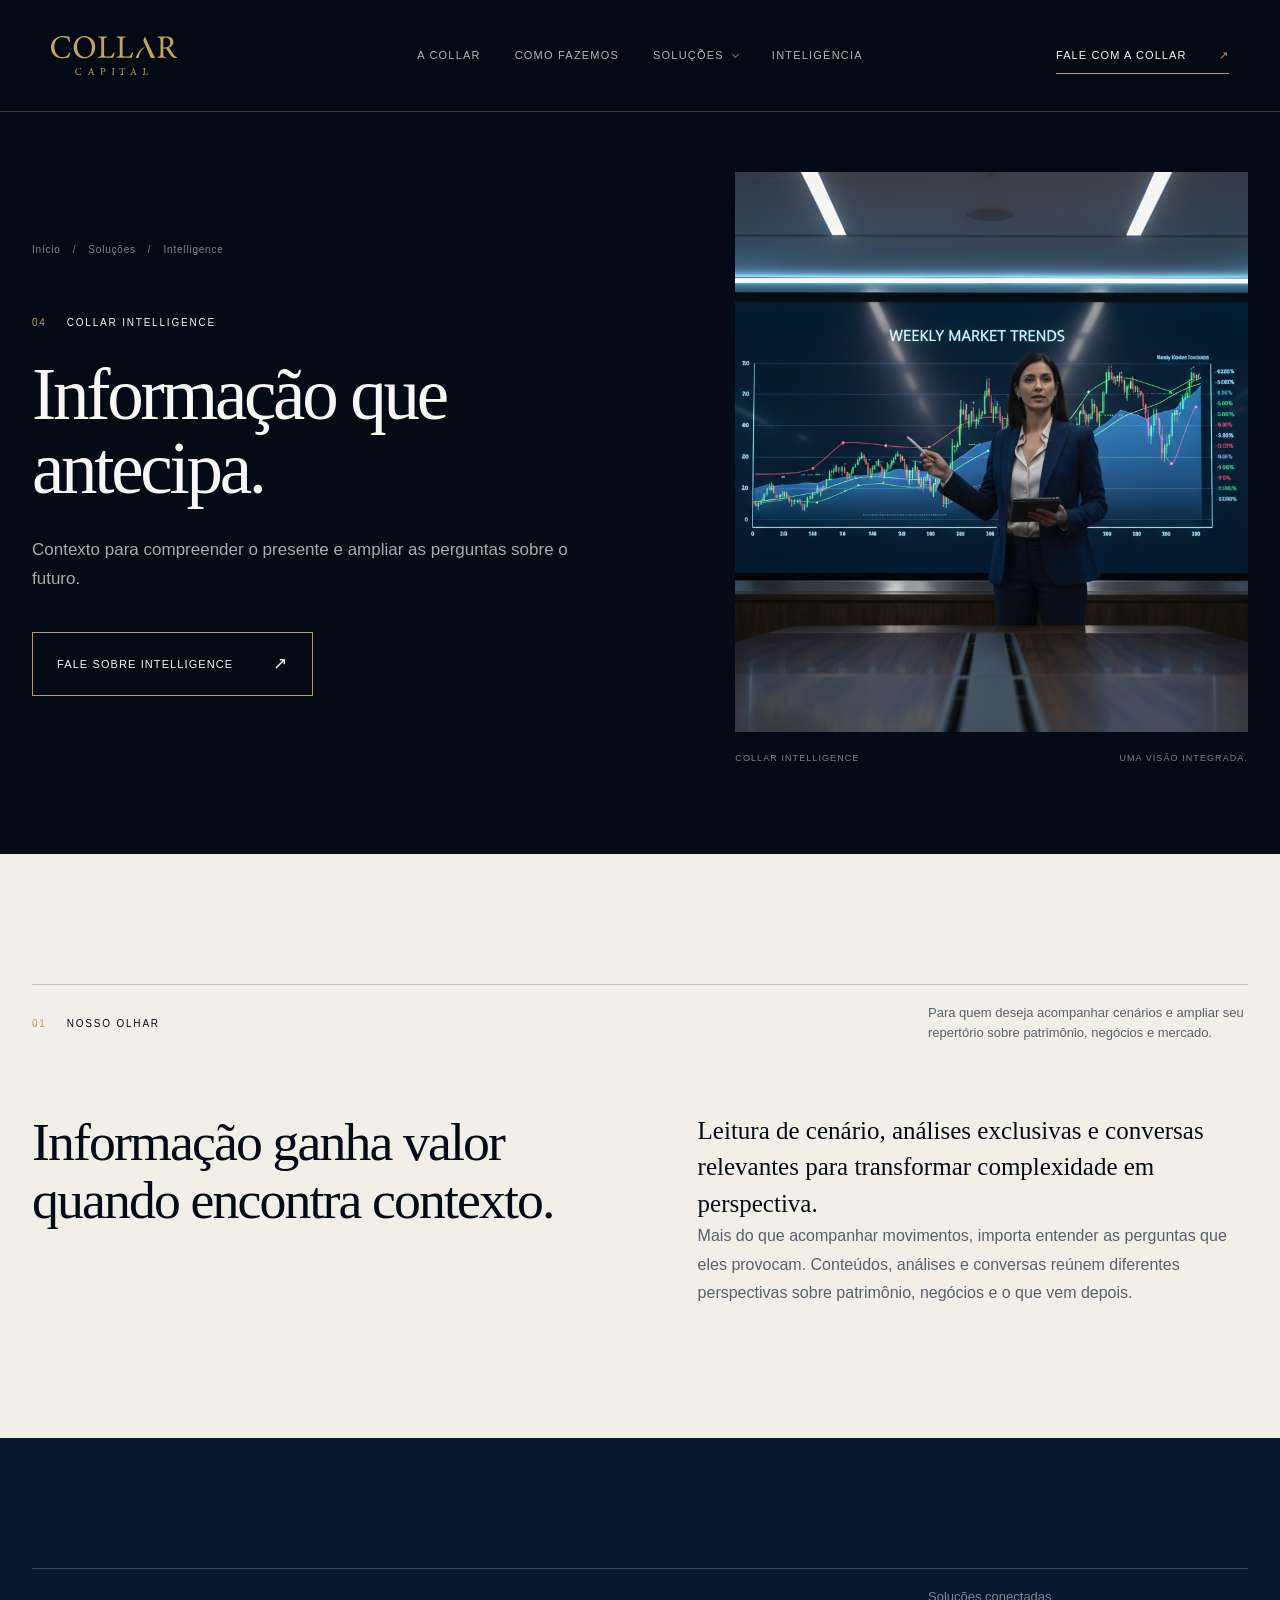
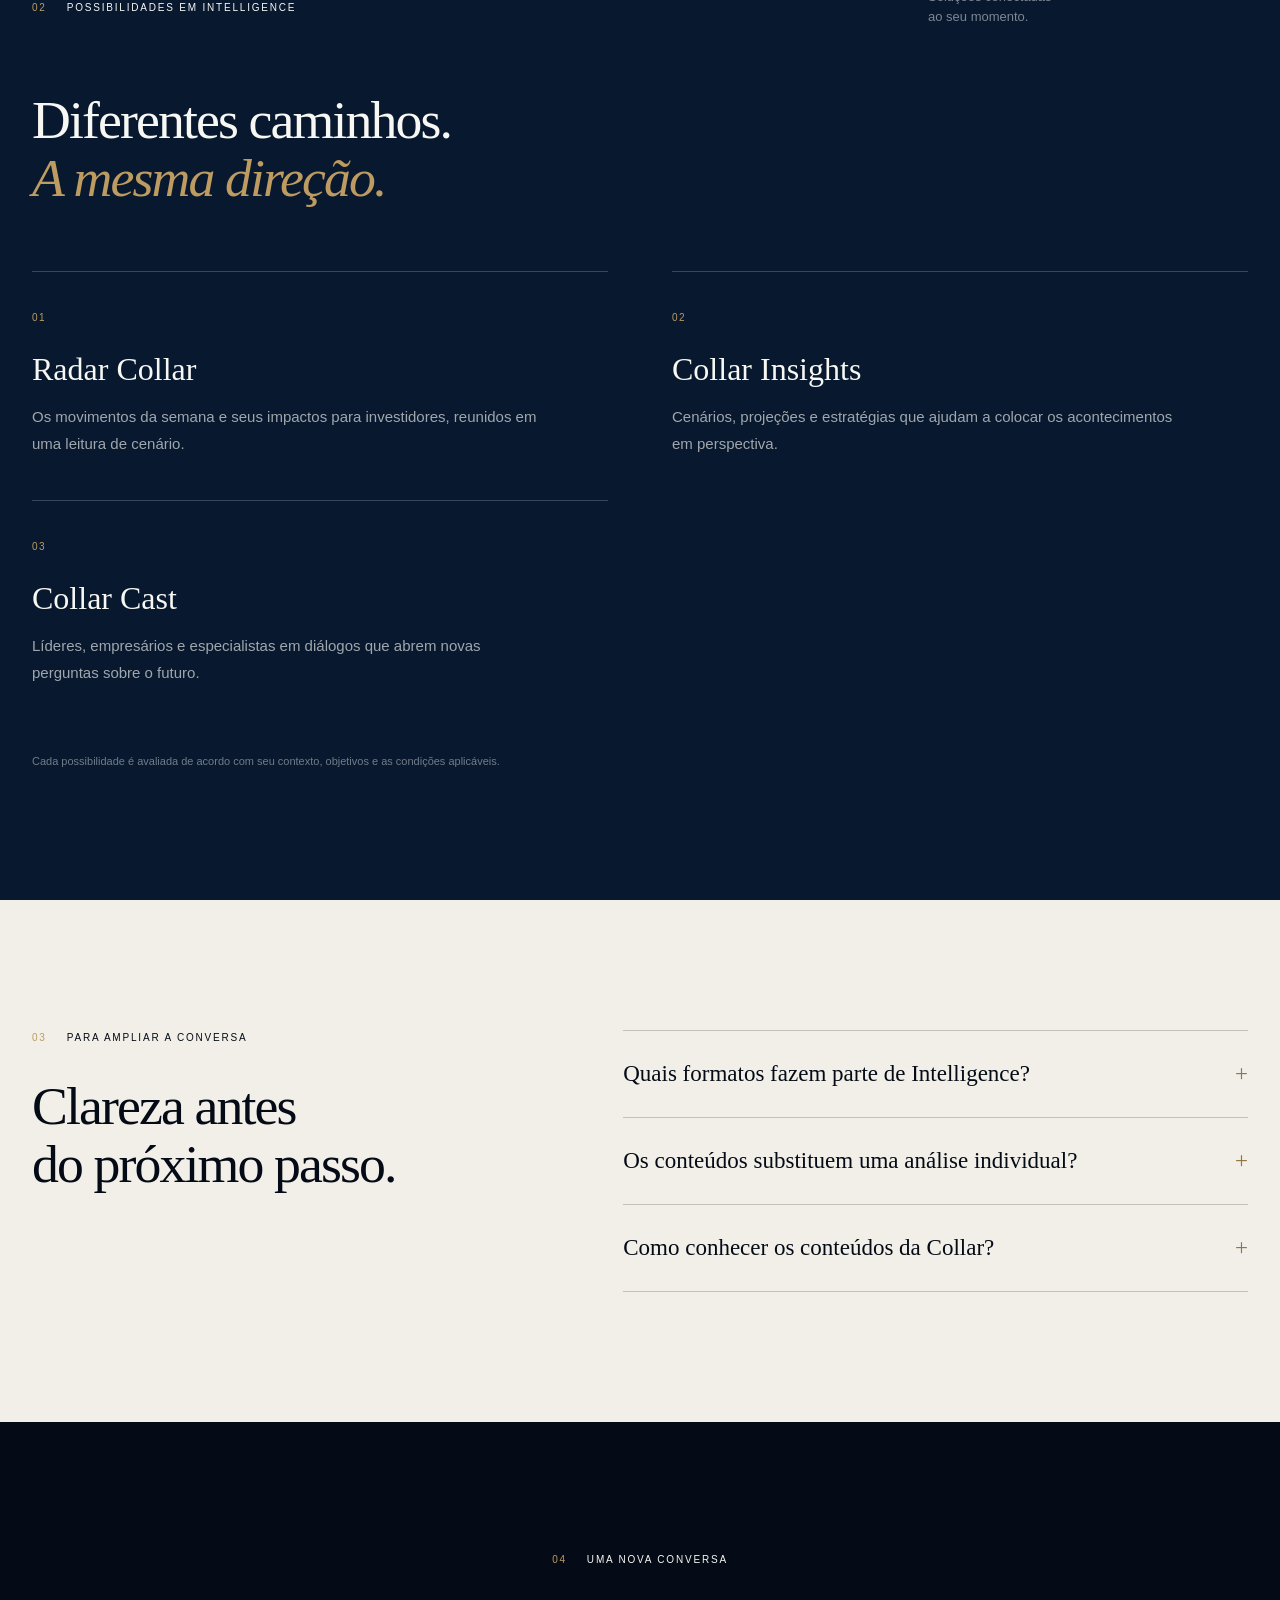
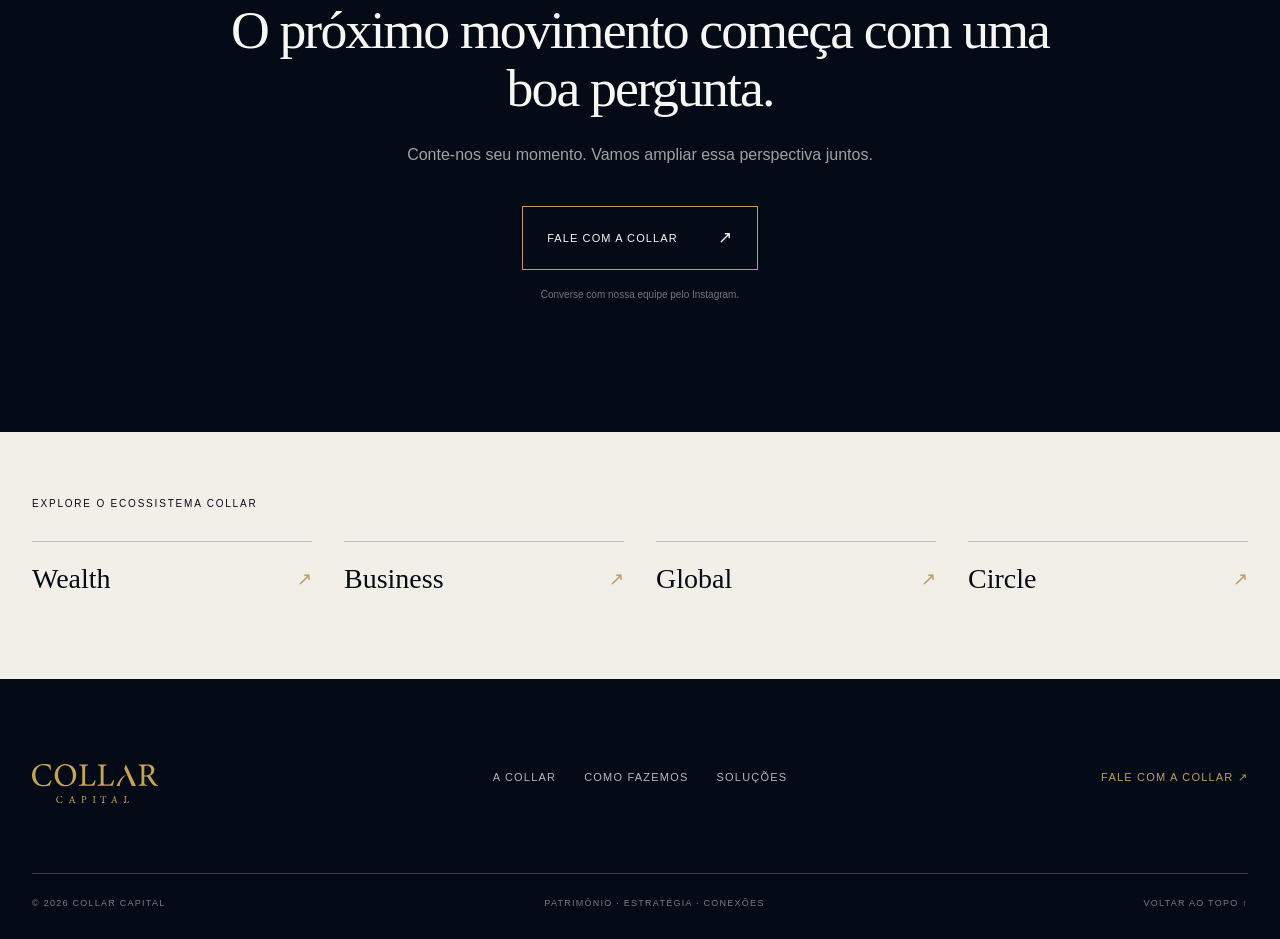
<file: solucoes/intelligence/index.html>
<!DOCTYPE html><html lang="pt-BR"><head><link rel="shortcut icon" href="/favicon.ico?v=2"><link rel="icon" href="/favicon.ico?v=2" type="image/x-icon" sizes="32x32"><link rel="icon" href="/favicon-v2.png?v=2" type="image/png" sizes="512x512"><link rel="apple-touch-icon" href="/apple-touch-icon.png?v=2" type="image/png" sizes="180x180"><meta charSet="utf-8"/><meta name="viewport" content="width=device-width, initial-scale=1"/><link rel="stylesheet" href="/_next/static/css/index.oYXfUhdd.css" data-rsc-css-href="/_next/static/css/index.oYXfUhdd.css" data-precedence="vite-rsc/importer-resources"/><link rel="stylesheet" href="/_next/static/css/page.BEdf9dI7.css" data-rsc-css-href="/_next/static/css/page.BEdf9dI7.css" data-precedence="vite-rsc/importer-resources"/><link rel="stylesheet" href="/_next/static/css/SiteHeader.d0fq4UQh.css" data-precedence="vite-rsc/client-reference"/><link rel="modulepreload" fetchPriority="low" href="/_next/static/chunks/index-DTaq47w9.js"/><script src="/_next/static/chunks/rolldown-runtime-C60lm6uB.js" type="module" async=""></script><script src="/_next/static/chunks/framework-BgSIrAUN.js" type="module" async=""></script><link rel="modulepreload" href="/_next/static/chunks/layout-segment-context-B3TCcT_6.js" crossorigin=""/><link rel="modulepreload" href="/_next/static/chunks/ScrollExperience-DYYAgZIH.js" crossorigin=""/><link rel="modulepreload" href="/_next/static/chunks/SiteHeader-CY26dOe-.js" crossorigin=""/><script>Object.assign(((self[Symbol.for("vinext.navigationRuntime")]??={bootstrap:{routeManifest:null},functions:{}}).bootstrap.rsc??={rsc:[]}),{params:{"slug":"intelligence"},nav:{"pathname":"/solucoes/intelligence","searchParams":[]}})</script><link rel="modulepreload" href="/_next/static/chunks/index-DTaq47w9.js" />
</head><body><main class="solution-landing solution-intelligence"><div class="scroll-progress" aria-hidden="true"><span></span></div><header class="site-header shell app-site-header app-site-header--interior"><a class="brand" href="/#inicio" aria-label="Collar Capital — início"><img src="/images/logo-collar-areia.svg" alt="Collar Capital" width="153" height="47"/></a><nav class="desktop-nav" aria-label="Navegação principal"><a href="/#sobre">A Collar</a><a href="/#metodo">Como fazemos</a><div class="app-solutions-disclosure"><button class="app-solutions-trigger" type="button" aria-expanded="false" aria-controls="_R_56a_">Soluções <span class="app-solutions-chevron" aria-hidden="true"></span></button><div class="app-solutions-panel" id="_R_56a_" hidden=""><p class="app-solutions-kicker">Nosso ecossistema</p><ul class="app-solutions-list"><li><a class="app-solutions-link" href="/solucoes/wealth"><span class="app-solutions-number" aria-hidden="true">0<!-- -->1</span><span class="app-solutions-copy"><span class="app-solutions-name">Wealth</span><span class="app-solutions-subtitle">Patrimônio com propósito.</span></span><span class="app-solutions-arrow" aria-hidden="true">↗</span></a></li><li><a class="app-solutions-link" href="/solucoes/business"><span class="app-solutions-number" aria-hidden="true">0<!-- -->2</span><span class="app-solutions-copy"><span class="app-solutions-name">Business</span><span class="app-solutions-subtitle">Negócios que criam valor.</span></span><span class="app-solutions-arrow" aria-hidden="true">↗</span></a></li><li><a class="app-solutions-link" href="/solucoes/global"><span class="app-solutions-number" aria-hidden="true">0<!-- -->3</span><span class="app-solutions-copy"><span class="app-solutions-name">Global</span><span class="app-solutions-subtitle">Fronteiras ampliadas.</span></span><span class="app-solutions-arrow" aria-hidden="true">↗</span></a></li><li><a class="app-solutions-link" href="/solucoes/intelligence" aria-current="page"><span class="app-solutions-number" aria-hidden="true">0<!-- -->4</span><span class="app-solutions-copy"><span class="app-solutions-name">Intelligence</span><span class="app-solutions-subtitle">Informação que antecipa.</span></span><span class="app-solutions-arrow" aria-hidden="true">↗</span></a></li><li><a class="app-solutions-link" href="/solucoes/circle"><span class="app-solutions-number" aria-hidden="true">0<!-- -->5</span><span class="app-solutions-copy"><span class="app-solutions-name">Circle</span><span class="app-solutions-subtitle">Conexões que movimentam.</span></span><span class="app-solutions-arrow" aria-hidden="true">↗</span></a></li></ul></div></div><a href="/#inteligencia">Inteligência</a></nav><a class="header-cta" href="/#contato">Fale com a Collar <span aria-hidden="true">↗</span></a><details class="mobile-menu app-mobile-menu"><summary aria-label="Menu principal">Menu</summary><nav class="app-nav-mobile-panel" aria-label="Navegação principal móvel"><a href="/#sobre">A Collar</a><a href="/#metodo">Como fazemos</a><details class="app-mobile-solutions"><summary>Soluções <span class="app-solutions-chevron" aria-hidden="true"></span></summary><ul><li><a href="/solucoes/wealth"><span>Wealth</span><span aria-hidden="true">↗</span></a></li><li><a href="/solucoes/business"><span>Business</span><span aria-hidden="true">↗</span></a></li><li><a href="/solucoes/global"><span>Global</span><span aria-hidden="true">↗</span></a></li><li><a href="/solucoes/intelligence" aria-current="page"><span>Intelligence</span><span aria-hidden="true">↗</span></a></li><li><a href="/solucoes/circle"><span>Circle</span><span aria-hidden="true">↗</span></a></li></ul></details><a href="/#inteligencia">Inteligência</a><a href="/#contato">Fale com a Collar</a></nav></details></header><section class="lp-hero" id="inicio"><div class="shell lp-hero-grid"><div class="lp-hero-copy"><nav class="lp-breadcrumb" aria-label="Localização"><a href="/">Início</a><span aria-hidden="true">/</span><a href="/#solucoes">Soluções</a><span aria-hidden="true">/</span><span aria-current="page">Intelligence</span></nav><p class="eyebrow"><span>04</span> Collar <!-- -->Intelligence</p><h1>Informação que antecipa.</h1><p class="lp-lead">Contexto para compreender o presente e ampliar as perguntas sobre o futuro.</p><a class="lp-button" href="#conversa">Fale sobre <!-- -->Intelligence<!-- --> <span aria-hidden="true">↗</span></a></div><figure class="lp-hero-visual"><img src="/images/intelligence-radar.png" alt="Apresentação de informações de mercado diante de um painel de gráficos" fetchPriority="high"/><figcaption><span>Collar <!-- -->Intelligence</span><span>Uma visão integrada.</span></figcaption></figure></div></section><section class="lp-intro shell section-pad"><div class="section-label" data-reveal="fade"><p class="eyebrow"><span>01</span> Nosso olhar</p><p class="microcopy">Para quem deseja acompanhar cenários e ampliar seu repertório sobre patrimônio, negócios e mercado.</p></div><div class="lp-intro-grid" data-reveal="up"><h2>Informação ganha valor quando encontra contexto.</h2><div><p class="lp-intro-lead">Leitura de cenário, análises exclusivas e conversas relevantes para transformar complexidade em perspectiva.</p><p>Mais do que acompanhar movimentos, importa entender as perguntas que eles provocam. Conteúdos, análises e conversas reúnem diferentes perspectivas sobre patrimônio, negócios e o que vem depois.</p></div></div></section><section class="lp-services section-pad"><div class="shell"><div class="section-label" data-reveal="fade"><p class="eyebrow"><span>02</span> Possibilidades em <!-- -->Intelligence</p><p class="microcopy light">Soluções conectadas<br/>ao seu momento.</p></div><h2 data-reveal="up">Diferentes caminhos.<br/><em>A mesma direção.</em></h2><div class="lp-feature-grid" data-stagger="true"><article><span class="lp-feature-number">0<!-- -->1</span><h3>Radar Collar</h3><p>Os movimentos da semana e seus impactos para investidores, reunidos em uma leitura de cenário.</p></article><article><span class="lp-feature-number">0<!-- -->2</span><h3>Collar Insights</h3><p>Cenários, projeções e estratégias que ajudam a colocar os acontecimentos em perspectiva.</p></article><article><span class="lp-feature-number">0<!-- -->3</span><h3>Collar Cast</h3><p>Líderes, empresários e especialistas em diálogos que abrem novas perguntas sobre o futuro.</p></article></div><p class="lp-service-note">Cada possibilidade é avaliada de acordo com seu contexto, objetivos e as condições aplicáveis.</p></div></section><section class="lp-faq shell section-pad"><div><p class="eyebrow"><span>03</span> Para ampliar a conversa</p><h2>Clareza antes<br/>do próximo passo.</h2></div><div><details><summary>Quais formatos fazem parte de Intelligence?<span aria-hidden="true">+</span></summary><p>Radar Collar, Collar Insights e Collar Cast são os formatos apresentados no nosso ecossistema. Conteúdo, eventos e conhecimento compõem essa frente de conexão com ideias e perspectivas.</p></details><details><summary>Os conteúdos substituem uma análise individual?<span aria-hidden="true">+</span></summary><p>Os conteúdos ampliam o repertório e oferecem contexto. Não substituem a compreensão dos objetivos e das particularidades de cada pessoa, família ou negócio.</p></details><details><summary>Como conhecer os conteúdos da Collar?<span aria-hidden="true">+</span></summary><p>Acesse a seção de inteligência na home e acompanhe o perfil da Collar no Instagram. Você também pode iniciar uma conversa com a equipe pelo contato desta página.</p></details></div></section><section class="lp-contact section-pad" id="conversa"><div class="shell"><p class="eyebrow"><span>04</span> Uma nova conversa</p><h2>O próximo movimento começa com uma boa pergunta.</h2><p>Conte-nos seu momento. Vamos ampliar essa perspectiva juntos.</p><a class="lp-button" href="https://www.instagram.com/collarcapital/" target="_blank" rel="noreferrer">Fale com a Collar <span aria-hidden="true">↗</span></a><span class="lp-contact-note">Converse com nossa equipe pelo Instagram.</span></div></section><section class="lp-related shell"><p class="eyebrow">Explore o ecossistema Collar</p><nav aria-label="Outras soluções"><a href="/solucoes/wealth">Wealth<span aria-hidden="true">↗</span></a><a href="/solucoes/business">Business<span aria-hidden="true">↗</span></a><a href="/solucoes/global">Global<span aria-hidden="true">↗</span></a><a href="/solucoes/circle">Circle<span aria-hidden="true">↗</span></a></nav></section><footer><div class="shell footer-top"><a href="/" aria-label="Voltar à home"><img src="/images/logo-collar-areia.svg" alt="Collar Capital" width="153" height="47"/></a><nav aria-label="Navegação do rodapé"><a href="/#sobre">A Collar</a><a href="/#metodo">Como fazemos</a><a href="/#solucoes">Soluções</a></nav><a href="/#contato">Fale com a Collar ↗</a></div><div class="shell footer-bottom"><span>© <!-- -->2026<!-- --> Collar Capital</span><span>Patrimônio · Estratégia · Conexões</span><a href="#inicio">Voltar ao topo ↑</a></div></footer></main><!--$--><!--/$--><div hidden=""><!--$--><div hidden=""><title>Collar Intelligence — Informação que antecipa.</title><meta name="description" content="Contexto para compreender o presente e ampliar as perguntas sobre o futuro."><meta property="og:title" content="Collar Intelligence — Informação que antecipa."><meta property="og:description" content="Contexto para compreender o presente e ampliar as perguntas sobre o futuro."><meta property="og:url" content="http://localhost:3000/solucoes/intelligence"><meta property="og:type" content="website"><meta property="og:locale" content="pt_BR"><meta property="og:image" content="http://localhost:3000/images/intelligence-radar.png"><meta property="og:image:alt" content="Apresentação de informações de mercado diante de um painel de gráficos"><meta name="twitter:card" content="summary_large_image"><meta name="twitter:title" content="Collar Intelligence — Informação que antecipa."><meta name="twitter:description" content="Contexto para compreender o presente e ampliar as perguntas sobre o futuro."><meta name="twitter:image" content="http://localhost:3000/images/intelligence-radar.png"><link rel="shortcut icon" href="/favicon.svg"><link rel="icon" href="/favicon.svg"><link rel="canonical" href="http://localhost:3000/solucoes/intelligence"></div><!--/$--></div><script type="module" src="/_next/static/chunks/index-DTaq47w9.js" id="_R_" async=""></script><script>((self[Symbol.for("vinext.navigationRuntime")]??={bootstrap:{routeManifest:null},functions:{}}).bootstrap.rsc??={rsc:[]}).rsc.push("4:I[\"8c0f216c4604\",[],\"Children\",1]\n")</script><script>((self[Symbol.for("vinext.navigationRuntime")]??={bootstrap:{routeManifest:null},functions:{}}).bootstrap.rsc??={rsc:[]}).rsc.push("5:I[\"593f344dc510\",[],\"GlobalErrorBoundary\",1]\n")</script><script>((self[Symbol.for("vinext.navigationRuntime")]??={bootstrap:{routeManifest:null},functions:{}}).bootstrap.rsc??={rsc:[]}).rsc.push("6:I[\"0b874ad30386\",[],\"default\",1]\n")</script><script>((self[Symbol.for("vinext.navigationRuntime")]??={bootstrap:{routeManifest:null},functions:{}}).bootstrap.rsc??={rsc:[]}).rsc.push("7:I[\"593f344dc510\",[],\"ErrorBoundary\",1]\n")</script><script>((self[Symbol.for("vinext.navigationRuntime")]??={bootstrap:{routeManifest:null},functions:{}}).bootstrap.rsc??={rsc:[]}).rsc.push("8:I[\"15c18cfaeeff\",[],\"LayoutSegmentProvider\",1]\n")</script><script>((self[Symbol.for("vinext.navigationRuntime")]??={bootstrap:{routeManifest:null},functions:{}}).bootstrap.rsc??={rsc:[]}).rsc.push("9:I[\"8c0f216c4604\",[],\"Slot\",1]\n")</script><script>((self[Symbol.for("vinext.navigationRuntime")]??={bootstrap:{routeManifest:null},functions:{}}).bootstrap.rsc??={rsc:[]}).rsc.push("a:I[\"9276801271d6\",[],\"AppRouterScrollTarget\",1]\n")</script><script>((self[Symbol.for("vinext.navigationRuntime")]??={bootstrap:{routeManifest:null},functions:{}}).bootstrap.rsc??={rsc:[]}).rsc.push("b:I[\"593f344dc510\",[],\"RedirectBoundary\",1]\n")</script><script>((self[Symbol.for("vinext.navigationRuntime")]??={bootstrap:{routeManifest:null},functions:{}}).bootstrap.rsc??={rsc:[]}).rsc.push("c:\"$Sreact.suspense\"\n")</script><script>((self[Symbol.for("vinext.navigationRuntime")]??={bootstrap:{routeManifest:null},functions:{}}).bootstrap.rsc??={rsc:[]}).rsc.push(":HL[\"/_next/static/css/index.oYXfUhdd.css\",\"style\"     ]\n")</script><script>((self[Symbol.for("vinext.navigationRuntime")]??={bootstrap:{routeManifest:null},functions:{}}).bootstrap.rsc??={rsc:[]}).rsc.push("0:{\"__route\":\"route:/solucoes/intelligence\",\"__interceptionContext\":null,\"__layoutIds\":[\"layout:/\"],\"__rootLayout\":\"/\",\"__sourcePage\":\"/solucoes/[slug]/page\",\"__vinext_streaming_metadata_body:route:/solucoes/intelligence\":\"$L1\",\"__vinext_streaming_metadata_outlet:route:/solucoes/intelligence\":\"$L2\",\"page:/solucoes/intelligence\":\"$L3\",\"layout:/\":[[[[\"$\",\"link\",\"css:/_next/static/css/index.oYXfUhdd.css\",{\"rel\":\"stylesheet\",\"precedence\":\"vite-rsc/importer-resources\",\"href\":\"/_next/static/css/index.oYXfUhdd.css\",\"data-rsc-css-href\":\"/_next/static/css/index.oYXfUhdd.css\"}],\"$undefined\"],[\"$\",\"html\",null,{\"lang\":\"pt-BR\",\"children\":[\"$\",\"body\",null,{\"children\":[\"$\",\"$L4\",null,{}]}]}]],null],\"route:/solucoes/intelligence\":[[[\"$\",\"meta\",null,{\"charSet\":\"utf-8\"}],null,[[\"$\",\"meta\",\"0\",{\"name\":\"viewport\",\"content\":\"width=device-width, initial-scale=1\"}]]],[\"$\",\"$L5\",null,{\"fallback\":\"$6\",\"children\":[\"$\",\"$L7\",null,{\"fallback\":\"$6\",\"children\":[\"$\",\"$L8\",null,{\"providerId\":\"layout:/\",\"segmentMap\":{\"children\":[\"solucoes\",\"intelligence\"]},\"children\":[\"$\",\"$L9\",null,{\"id\":\"layout:/\",\"parallelSlots\":\"$undefined\",\"children\":[\"$\",\"$La\",null,{\"children\":[\"$\",\"$Lb\",null,{\"children\":[[\"$\",\"$L8\",null,{\"providerId\":\"page:/solucoes/intelligence\",\"segmentMap\":{\"children\":[\"__PAGE__\"]},\"children\":[\"$\",\"$L9\",null,{\"id\":\"page:/solucoes/intelligence\"}]}],[\"$\",\"$c\",null,{\"fallback\":null,\"children\":[\"$\",\"$L9\",null,{\"id\":\"__vinext_streaming_metadata_outlet:route:/solucoes/intelligence\"}]}]]}]}]}]}]}]}],null,[\"$\",\"div\",null,{\"hidden\":true,\"children\":[\"$\",\"$c\",null,{\"fallback\":null,\"children\":[\"$\",\"$L9\",null,{\"id\":\"__vinext_streaming_metadata_body:route:/solucoes/intelligence\"}]}]}]],\"__layoutFlags\":{\"layout:/\":\"s\"},\"__artifactCompatibility\":{\"schemaVersion\":1,\"graphVersion\":\"app-route-graph:8dd3f370a5a5fdb8\",\"deploymentVersion\":\"6b51cf91-e844-4e98-ac2d-1911c736448a\",\"appElementsSchemaVersion\":1,\"rscPayloadSchemaVersion\":1,\"rootBoundaryId\":\"/\",\"renderEpoch\":null},\"__renderObservation\":{\"schemaVersion\":1,\"output\":{\"kind\":\"app-rsc\",\"mountedSlotsFingerprint\":null,\"renderEpoch\":null,\"rootBoundaryId\":\"/\",\"routeId\":\"route:/solucoes/intelligence\"},\"completeness\":\"partial\",\"boundaryOutcome\":{\"kind\":\"unknown\"},\"requestApis\":[{\"kind\":\"connection\",\"status\":\"unknown\"},{\"kind\":\"cookies\",\"status\":\"unknown\"},{\"kind\":\"draftMode\",\"status\":\"unknown\"},{\"kind\":\"headers\",\"status\":\"observed\"},{\"kind\":\"params\",\"status\":\"observed\"},{\"kind\":\"searchParams\",\"status\":\"unknown\"}],\"dynamicFetches\":[],\"cacheTags\":[\"/solucoes/intelligence\",\"_N_T_/layout\",\"_N_T_/solucoes/[slug]/layout\",\"_N_T_/solucoes/[slug]/page\",\"_N_T_/solucoes/intelligence\",\"_N_T_/solucoes/layout\"],\"pathTags\":[\"/solucoes/intelligence\"],\"cacheability\":\"unknown\",\"downgrade\":{\"target\":\"freshRender\",\"reasons\":[{\"code\":\"CP_DOWNGRADE_CACHEABILITY_UNKNOWN\",\"target\":\"freshRender\"},{\"code\":\"CP_DOWNGRADE_INCOMPLETE_OBSERVATION\",\"completeness\":\"partial\",\"target\":\"freshRender\"},{\"code\":\"CP_DOWNGRADE_UNKNOWN_REQUEST_API\",\"requestApi\":\"connection\",\"target\":\"freshRender\"},{\"code\":\"CP_DOWNGRADE_UNKNOWN_REQUEST_API\",\"requestApi\":\"cookies\",\"target\":\"freshRender\"},{\"code\":\"CP_DOWNGRADE_UNKNOWN_REQUEST_API\",\"requestApi\":\"draftMode\",\"target\":\"freshRender\"},{\"code\":\"CP_DOWNGRADE_PRIVATE_REQUEST_API\",\"requestApi\":\"headers\",\"target\":\"private\"},{\"code\":\"CP_DOWNGRADE_PUBLIC_REQUEST_API\",\"requestApi\":\"params\",\"target\":\"publicVariant\"},{\"code\":\"CP_DOWNGRADE_UNKNOWN_REQUEST_API\",\"requestApi\":\"searchParams\",\"target\":\"freshRender\"}],\"fallback\":{\"kind\":\"breakerFallback\",\"code\":\"CP_PRIVATE_DYNAMIC_DOWNGRADE\",\"mode\":\"renderFresh\",\"scope\":\"affectedOutput\",\"fields\":{\"reasonCodes\":[\"CP_DOWNGRADE_CACHEABILITY_UNKNOWN\",\"CP_DOWNGRADE_INCOMPLETE_OBSERVATION\",\"CP_DOWNGRADE_UNKNOWN_REQUEST_API\",\"CP_DOWNGRADE_UNKNOWN_REQUEST_API\",\"CP_DOWNGRADE_UNKNOWN_REQUEST_API\",\"CP_DOWNGRADE_PRIVATE_REQUEST_API\",\"CP_DOWNGRADE_PUBLIC_REQUEST_API\",\"CP_DOWNGRADE_UNKNOWN_REQUEST_API\"],\"target\":\"freshRender\"}},\"isPublicCacheCandidate\":false}}}\n")</script><script>((self[Symbol.for("vinext.navigationRuntime")]??={bootstrap:{routeManifest:null},functions:{}}).bootstrap.rsc??={rsc:[]}).rsc.push("d:T4e9,")</script><script>((self[Symbol.for("vinext.navigationRuntime")]??={bootstrap:{routeManifest:null},functions:{}}).bootstrap.rsc??={rsc:[]}).rsc.push("\u003ctitle\u003eCollar Intelligence — Informação que antecipa.\u003c/title\u003e\u003cmeta name=\"description\" content=\"Contexto para compreender o presente e ampliar as perguntas sobre o futuro.\"\u003e\u003cmeta property=\"og:title\" content=\"Collar Intelligence — Informação que antecipa.\"\u003e\u003cmeta property=\"og:description\" content=\"Contexto para compreender o presente e ampliar as perguntas sobre o futuro.\"\u003e\u003cmeta property=\"og:url\" content=\"http://localhost:3000/solucoes/intelligence\"\u003e\u003cmeta property=\"og:type\" content=\"website\"\u003e\u003cmeta property=\"og:locale\" content=\"pt_BR\"\u003e\u003cmeta property=\"og:image\" content=\"http://localhost:3000/images/intelligence-radar.png\"\u003e\u003cmeta property=\"og:image:alt\" content=\"Apresentação de informações de mercado diante de um painel de gráficos\"\u003e\u003cmeta name=\"twitter:card\" content=\"summary_large_image\"\u003e\u003cmeta name=\"twitter:title\" content=\"Collar Intelligence — Informação que antecipa.\"\u003e\u003cmeta name=\"twitter:description\" content=\"Contexto para compreender o presente e ampliar as perguntas sobre o futuro.\"\u003e\u003cmeta name=\"twitter:image\" content=\"http://localhost:3000/images/intelligence-radar.png\"\u003e\u003clink rel=\"shortcut icon\" href=\"/favicon.svg\"\u003e\u003clink rel=\"icon\" href=\"/favicon.svg\"\u003e\u003clink rel=\"canonical\" href=\"http://localhost:3000/solucoes/intelligence\"\u003e")</script><script>((self[Symbol.for("vinext.navigationRuntime")]??={bootstrap:{routeManifest:null},functions:{}}).bootstrap.rsc??={rsc:[]}).rsc.push("1:[\"$\",\"div\",null,{\"hidden\":true,\"dangerouslySetInnerHTML\":{\"__html\":\"$d\"}}]\n")</script><script>((self[Symbol.for("vinext.navigationRuntime")]??={bootstrap:{routeManifest:null},functions:{}}).bootstrap.rsc??={rsc:[]}).rsc.push("2:null\n")</script><script>((self[Symbol.for("vinext.navigationRuntime")]??={bootstrap:{routeManifest:null},functions:{}}).bootstrap.rsc??={rsc:[]}).rsc.push(":HL[\"/_next/static/css/page.BEdf9dI7.css\",\"style\"     ]\n")</script><script>((self[Symbol.for("vinext.navigationRuntime")]??={bootstrap:{routeManifest:null},functions:{}}).bootstrap.rsc??={rsc:[]}).rsc.push("3:[[[\"$\",\"link\",\"css:/_next/static/css/page.BEdf9dI7.css\",{\"rel\":\"stylesheet\",\"precedence\":\"vite-rsc/importer-resources\",\"href\":\"/_next/static/css/page.BEdf9dI7.css\",\"data-rsc-css-href\":\"/_next/static/css/page.BEdf9dI7.css\"}],\"$undefined\"],\"$Le\"]\n")</script><script>((self[Symbol.for("vinext.navigationRuntime")]??={bootstrap:{routeManifest:null},functions:{}}).bootstrap.rsc??={rsc:[]}).rsc.push("f:I[\"a3761f8478a2\",[],\"default\",1]\n")</script><script>((self[Symbol.for("vinext.navigationRuntime")]??={bootstrap:{routeManifest:null},functions:{}}).bootstrap.rsc??={rsc:[]}).rsc.push("10:I[\"fb8df7f31d30\",[],\"default\",1]\n")</script><script>((self[Symbol.for("vinext.navigationRuntime")]??={bootstrap:{routeManifest:null},functions:{}}).bootstrap.rsc??={rsc:[]}).rsc.push(":HL[\"/images/intelligence-radar.png\",\"image\",{\"fetchPriority\":\"high\"}]\n")</script><script>((self[Symbol.for("vinext.navigationRuntime")]??={bootstrap:{routeManifest:null},functions:{}}).bootstrap.rsc??={rsc:[]}).rsc.push("e:[\"$\",\"main\",null,{\"className\":\"solution-landing solution-intelligence\",\"children\":[[\"$\",\"$Lf\",null,{}],[\"$\",\"$L10\",null,{\"solutionSlug\":\"intelligence\"}],[\"$\",\"section\",null,{\"className\":\"lp-hero\",\"id\":\"inicio\",\"children\":[\"$\",\"div\",null,{\"className\":\"shell lp-hero-grid\",\"children\":[[\"$\",\"div\",null,{\"className\":\"lp-hero-copy\",\"children\":[[\"$\",\"nav\",null,{\"className\":\"lp-breadcrumb\",\"aria-label\":\"Localização\",\"children\":[[\"$\",\"a\",null,{\"href\":\"/\",\"children\":\"Início\"}],[\"$\",\"span\",null,{\"aria-hidden\":\"true\",\"children\":\"/\"}],[\"$\",\"a\",null,{\"href\":\"/#solucoes\",\"children\":\"Soluções\"}],[\"$\",\"span\",null,{\"aria-hidden\":\"true\",\"children\":\"/\"}],[\"$\",\"span\",null,{\"aria-current\":\"page\",\"children\":\"Intelligence\"}]]}],[\"$\",\"p\",null,{\"className\":\"eyebrow\",\"children\":[[\"$\",\"span\",null,{\"children\":\"04\"}],\" Collar \",\"Intelligence\"]}],[\"$\",\"h1\",null,{\"children\":\"Informação que antecipa.\"}],[\"$\",\"p\",null,{\"className\":\"lp-lead\",\"children\":\"Contexto para compreender o presente e ampliar as perguntas sobre o futuro.\"}],[\"$\",\"a\",null,{\"className\":\"lp-button\",\"href\":\"#conversa\",\"children\":[\"Fale sobre \",\"Intelligence\",\" \",[\"$\",\"span\",null,{\"aria-hidden\":\"true\",\"children\":\"↗\"}]]}]]}],[\"$\",\"figure\",null,{\"className\":\"lp-hero-visual\",\"children\":[[\"$\",\"img\",null,{\"src\":\"/images/intelligence-radar.png\",\"alt\":\"Apresentação de informações de mercado diante de um painel de gráficos\",\"fetchPriority\":\"high\"}],[\"$\",\"figcaption\",null,{\"children\":[[\"$\",\"span\",null,{\"children\":[\"Collar \",\"Intelligence\"]}],[\"$\",\"span\",null,{\"children\":\"Uma visão integrada.\"}]]}]]}]]}]}],[\"$\",\"section\",null,{\"className\":\"lp-intro shell section-pad\",\"children\":[[\"$\",\"div\",null,{\"className\":\"section-label\",\"data-reveal\":\"fade\",\"children\":[[\"$\",\"p\",null,{\"className\":\"eyebrow\",\"children\":[[\"$\",\"span\",null,{\"children\":\"01\"}],\" Nosso olhar\"]}],[\"$\",\"p\",null,{\"className\":\"microcopy\",\"children\":\"Para quem deseja acompanhar cenários e ampliar seu repertório sobre patrimônio, negócios e mercado.\"}]]}],[\"$\",\"div\",null,{\"className\":\"lp-intro-grid\",\"data-reveal\":\"up\",\"children\":[[\"$\",\"h2\",null,{\"children\":\"Informação ganha valor quando encontra contexto.\"}],[\"$\",\"div\",null,{\"children\":[[\"$\",\"p\",null,{\"className\":\"lp-intro-lead\",\"children\":\"Leitura de cenário, análises exclusivas e conversas relevantes para transformar complexidade em perspectiva.\"}],[\"$\",\"p\",null,{\"children\":\"Mais do que acompanhar movimentos, importa entender as perguntas que eles provocam. Conteúdos, análises e conversas reúnem diferentes perspectivas sobre patrimônio, negócios e o que vem depois.\"}]]}]]}]]}],[\"$\",\"section\",null,{\"className\":\"lp-services section-pad\",\"children\":[\"$\",\"div\",null,{\"className\":\"shell\",\"children\":[[\"$\",\"div\",null,{\"className\":\"section-label\",\"data-reveal\":\"fade\",\"children\":[[\"$\",\"p\",null,{\"className\":\"eyebrow\",\"children\":[[\"$\",\"span\",null,{\"children\":\"02\"}],\" Possibilidades em \",\"Intelligence\"]}],[\"$\",\"p\",null,{\"className\":\"microcopy light\",\"children\":[\"Soluções conectadas\",[\"$\",\"br\",null,{}],\"ao seu momento.\"]}]]}],[\"$\",\"h2\",null,{\"data-reveal\":\"up\",\"children\":[\"Diferentes caminhos.\",[\"$\",\"br\",null,{}],[\"$\",\"em\",null,{\"children\":\"A mesma direção.\"}]]}],[\"$\",\"div\",null,{\"className\":\"lp-feature-grid\",\"data-stagger\":true,\"children\":[[\"$\",\"article\",\"Radar Collar\",{\"children\":[[\"$\",\"span\",null,{\"className\":\"lp-feature-number\",\"children\":[\"0\",1]}],[\"$\",\"h3\",null,{\"children\":\"Radar Collar\"}],[\"$\",\"p\",null,{\"children\":\"Os movimentos da semana e seus impactos para investidores, reunidos em uma leitura de cenário.\"}]]}],[\"$\",\"article\",\"Collar Insights\",{\"children\":[[\"$\",\"span\",null,{\"className\":\"lp-feature-number\",\"children\":[\"0\",2]}],[\"$\",\"h3\",null,{\"children\":\"Collar Insights\"}],[\"$\",\"p\",null,{\"children\":\"Cenários, projeções e estratégias que ajudam a colocar os acontecimentos em perspectiva.\"}]]}],[\"$\",\"article\",\"Collar Cast\",{\"children\":[[\"$\",\"span\",null,{\"className\":\"lp-feature-number\",\"children\":[\"0\",3]}],[\"$\",\"h3\",null,{\"children\":\"Collar Cast\"}],[\"$\",\"p\",null,{\"children\":\"Líderes, empresários e especialistas em diálogos que abrem novas perguntas sobre o futuro.\"}]]}]]}],[\"$\",\"p\",null,{\"className\":\"lp-service-note\",\"children\":\"Cada possibilidade é avaliada de acordo com seu contexto, objetivos e as condições aplicáveis.\"}]]}]}],[\"$\",\"section\",null,{\"className\":\"lp-faq shell section-pad\",\"children\":[[\"$\",\"div\",null,{\"children\":[[\"$\",\"p\",null,{\"className\":\"eyebrow\",\"children\":[[\"$\",\"span\",null,{\"children\":\"03\"}],\" Para ampliar a conversa\"]}],[\"$\",\"h2\",null,{\"children\":[\"Clareza antes\",[\"$\",\"br\",null,{}],\"do próximo passo.\"]}]]}],\"$L11\"]}],\"$L12\",\"$L13\",\"$L14\"]}]\n")</script><script>((self[Symbol.for("vinext.navigationRuntime")]??={bootstrap:{routeManifest:null},functions:{}}).bootstrap.rsc??={rsc:[]}).rsc.push(":HL[\"/images/logo-collar-areia.svg\",\"image\"]\n")</script><script>((self[Symbol.for("vinext.navigationRuntime")]??={bootstrap:{routeManifest:null},functions:{}}).bootstrap.rsc??={rsc:[]}).rsc.push("11:[\"$\",\"div\",null,{\"children\":[[\"$\",\"details\",\"Quais formatos fazem parte de Intelligence?\",{\"children\":[[\"$\",\"summary\",null,{\"children\":[\"Quais formatos fazem parte de Intelligence?\",[\"$\",\"span\",null,{\"aria-hidden\":\"true\",\"children\":\"+\"}]]}],[\"$\",\"p\",null,{\"children\":\"Radar Collar, Collar Insights e Collar Cast são os formatos apresentados no nosso ecossistema. Conteúdo, eventos e conhecimento compõem essa frente de conexão com ideias e perspectivas.\"}]]}],[\"$\",\"details\",\"Os conteúdos substituem uma análise individual?\",{\"children\":[[\"$\",\"summary\",null,{\"children\":[\"Os conteúdos substituem uma análise individual?\",[\"$\",\"span\",null,{\"aria-hidden\":\"true\",\"children\":\"+\"}]]}],[\"$\",\"p\",null,{\"children\":\"Os conteúdos ampliam o repertório e oferecem contexto. Não substituem a compreensão dos objetivos e das particularidades de cada pessoa, família ou negócio.\"}]]}],[\"$\",\"details\",\"Como conhecer os conteúdos da Collar?\",{\"children\":[[\"$\",\"summary\",null,{\"children\":[\"Como conhecer os conteúdos da Collar?\",[\"$\",\"span\",null,{\"aria-hidden\":\"true\",\"children\":\"+\"}]]}],[\"$\",\"p\",null,{\"children\":\"Acesse a seção de inteligência na home e acompanhe o perfil da Collar no Instagram. Você também pode iniciar uma conversa com a equipe pelo contato desta página.\"}]]}]]}]\n")</script><script>((self[Symbol.for("vinext.navigationRuntime")]??={bootstrap:{routeManifest:null},functions:{}}).bootstrap.rsc??={rsc:[]}).rsc.push("12:[\"$\",\"section\",null,{\"className\":\"lp-contact section-pad\",\"id\":\"conversa\",\"children\":[\"$\",\"div\",null,{\"className\":\"shell\",\"children\":[[\"$\",\"p\",null,{\"className\":\"eyebrow\",\"children\":[[\"$\",\"span\",null,{\"children\":\"04\"}],\" Uma nova conversa\"]}],[\"$\",\"h2\",null,{\"children\":\"O próximo movimento começa com uma boa pergunta.\"}],[\"$\",\"p\",null,{\"children\":\"Conte-nos seu momento. Vamos ampliar essa perspectiva juntos.\"}],[\"$\",\"a\",null,{\"className\":\"lp-button\",\"href\":\"https://www.instagram.com/collarcapital/\",\"target\":\"_blank\",\"rel\":\"noreferrer\",\"children\":[\"Fale com a Collar \",[\"$\",\"span\",null,{\"aria-hidden\":\"true\",\"children\":\"↗\"}]]}],[\"$\",\"span\",null,{\"className\":\"lp-contact-note\",\"children\":\"Converse com nossa equipe pelo Instagram.\"}]]}]}]\n")</script><script>((self[Symbol.for("vinext.navigationRuntime")]??={bootstrap:{routeManifest:null},functions:{}}).bootstrap.rsc??={rsc:[]}).rsc.push("13:[\"$\",\"section\",null,{\"className\":\"lp-related shell\",\"children\":[[\"$\",\"p\",null,{\"className\":\"eyebrow\",\"children\":\"Explore o ecossistema Collar\"}],[\"$\",\"nav\",null,{\"aria-label\":\"Outras soluções\",\"children\":[[\"$\",\"a\",\"wealth\",{\"href\":\"/solucoes/wealth\",\"children\":[\"Wealth\",[\"$\",\"span\",null,{\"aria-hidden\":\"true\",\"children\":\"↗\"}]]}],[\"$\",\"a\",\"business\",{\"href\":\"/solucoes/business\",\"children\":[\"Business\",[\"$\",\"span\",null,{\"aria-hidden\":\"true\",\"children\":\"↗\"}]]}],[\"$\",\"a\",\"global\",{\"href\":\"/solucoes/global\",\"children\":[\"Global\",[\"$\",\"span\",null,{\"aria-hidden\":\"true\",\"children\":\"↗\"}]]}],[\"$\",\"a\",\"circle\",{\"href\":\"/solucoes/circle\",\"children\":[\"Circle\",[\"$\",\"span\",null,{\"aria-hidden\":\"true\",\"children\":\"↗\"}]]}]]}]]}]\n")</script><script>((self[Symbol.for("vinext.navigationRuntime")]??={bootstrap:{routeManifest:null},functions:{}}).bootstrap.rsc??={rsc:[]}).rsc.push("14:[\"$\",\"footer\",null,{\"children\":[[\"$\",\"div\",null,{\"className\":\"shell footer-top\",\"children\":[[\"$\",\"a\",null,{\"href\":\"/\",\"aria-label\":\"Voltar à home\",\"children\":[\"$\",\"img\",null,{\"src\":\"/images/logo-collar-areia.svg\",\"alt\":\"Collar Capital\",\"width\":\"153\",\"height\":\"47\"}]}],[\"$\",\"nav\",null,{\"aria-label\":\"Navegação do rodapé\",\"children\":[[\"$\",\"a\",null,{\"href\":\"/#sobre\",\"children\":\"A Collar\"}],[\"$\",\"a\",null,{\"href\":\"/#metodo\",\"children\":\"Como fazemos\"}],[\"$\",\"a\",null,{\"href\":\"/#solucoes\",\"children\":\"Soluções\"}]]}],[\"$\",\"a\",null,{\"href\":\"/#contato\",\"children\":\"Fale com a Collar ↗\"}]]}],[\"$\",\"div\",null,{\"className\":\"shell footer-bottom\",\"children\":[[\"$\",\"span\",null,{\"children\":[\"© \",2026,\" Collar Capital\"]}],[\"$\",\"span\",null,{\"children\":\"Patrimônio · Estratégia · Conexões\"}],[\"$\",\"a\",null,{\"href\":\"#inicio\",\"children\":\"Voltar ao topo ↑\"}]]}]]}]\n")</script><script>Object.assign(((self[Symbol.for("vinext.navigationRuntime")]??={bootstrap:{routeManifest:null},functions:{}}).bootstrap.rsc??={rsc:[]}),{"initialCacheKind":"dynamic"});((self[Symbol.for("vinext.navigationRuntime")]??={bootstrap:{routeManifest:null},functions:{}}).bootstrap.rsc??={rsc:[]}).done=true</script></body></html>
</file>
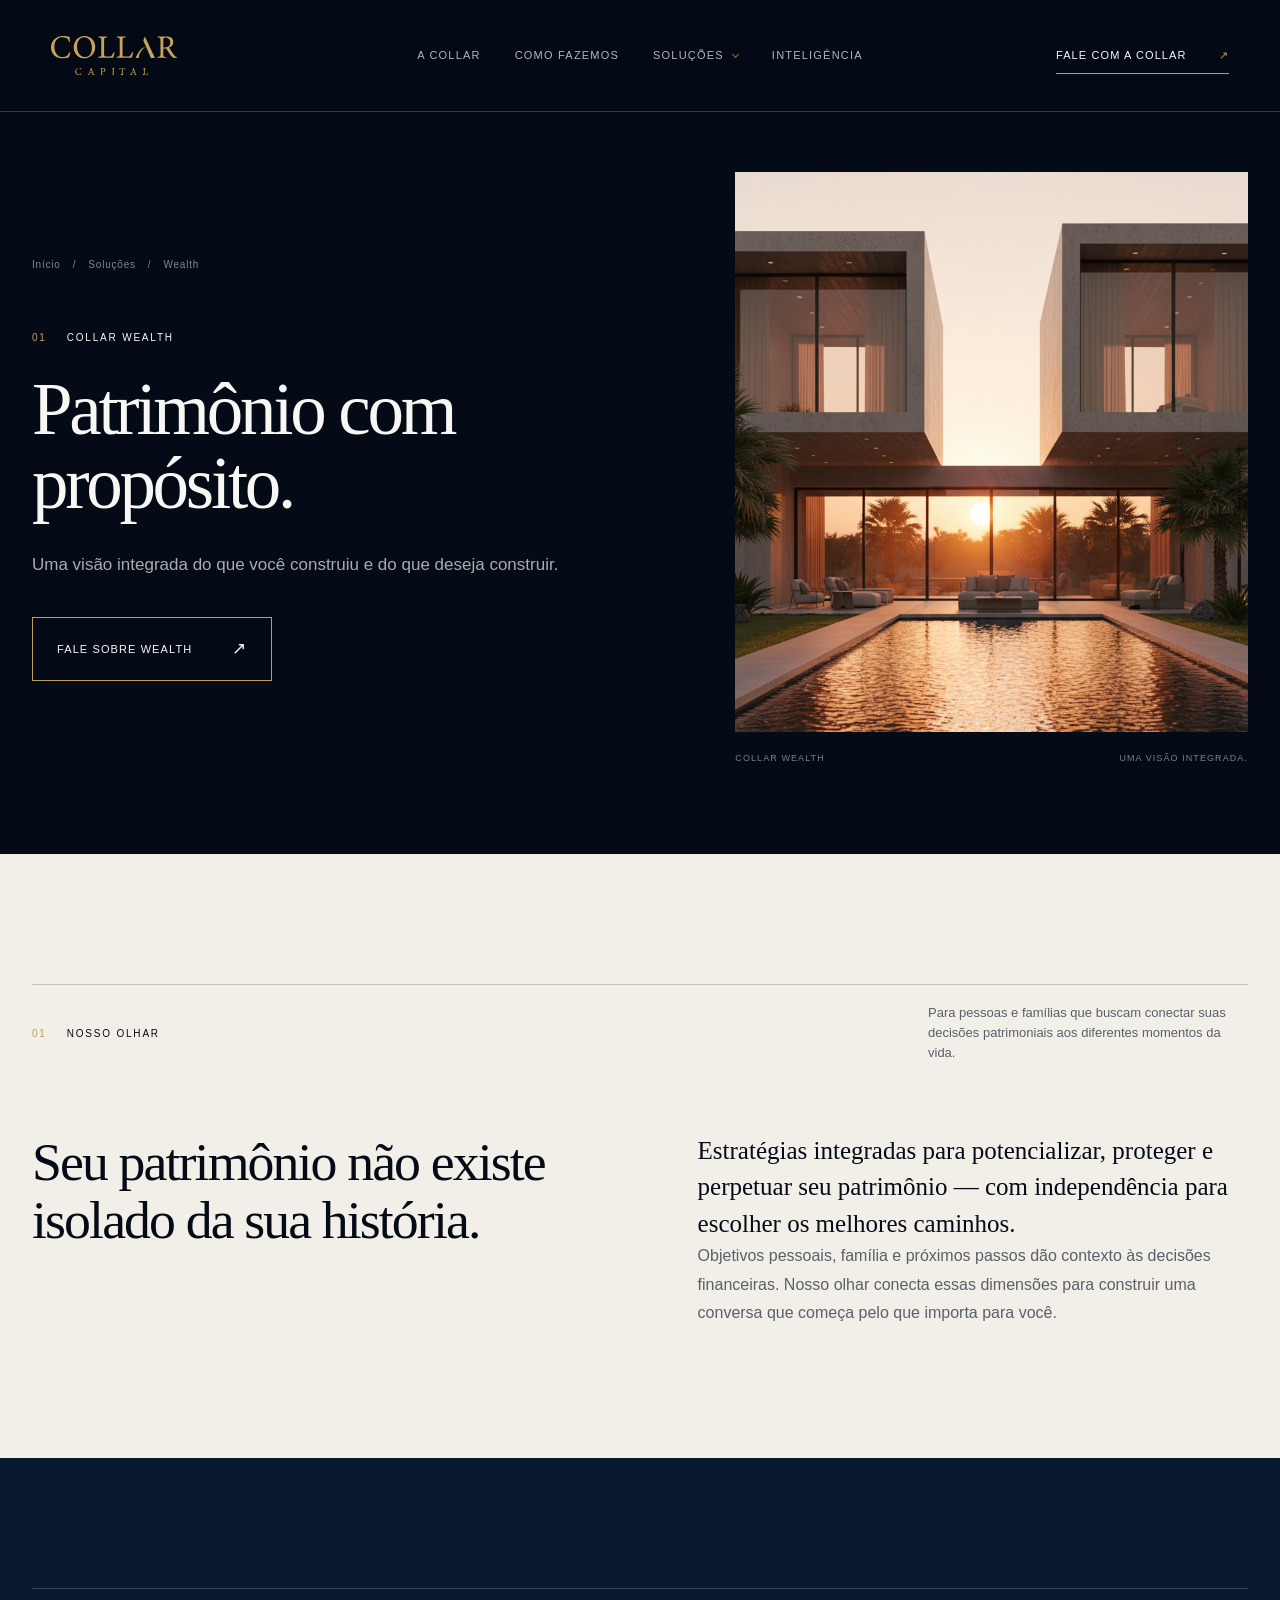
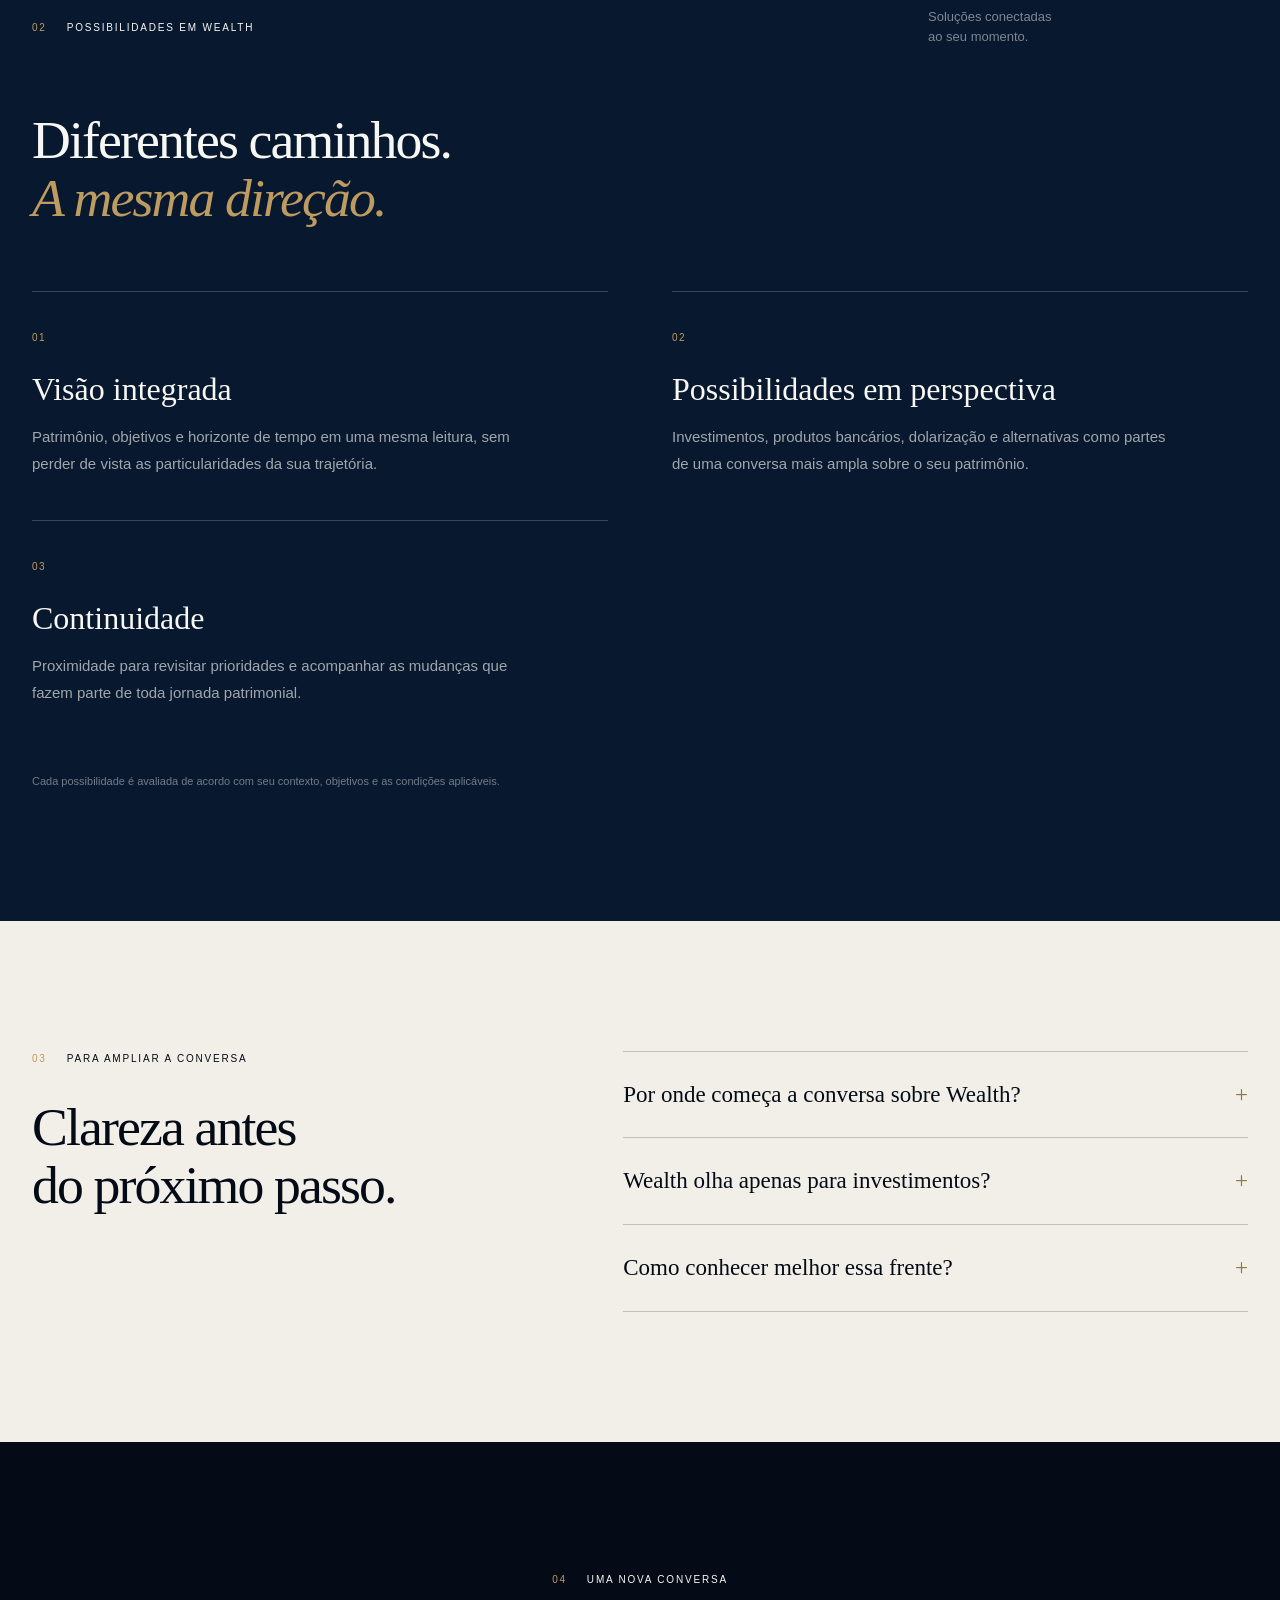
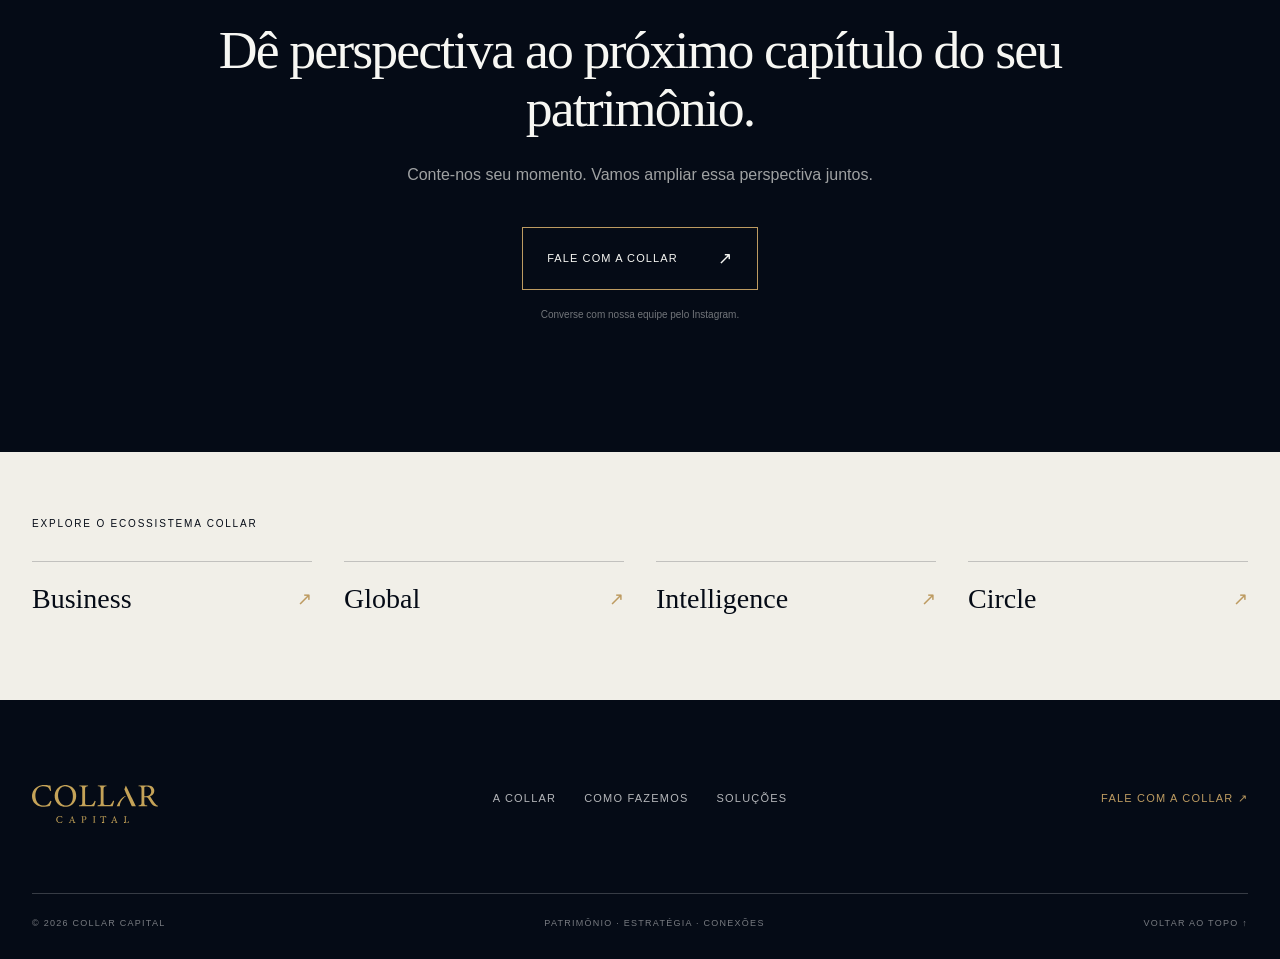
<file: solucoes/wealth/index.html>
<!DOCTYPE html><html lang="pt-BR"><head><link rel="shortcut icon" href="/favicon.ico?v=2"><link rel="icon" href="/favicon.ico?v=2" type="image/x-icon" sizes="32x32"><link rel="icon" href="/favicon-v2.png?v=2" type="image/png" sizes="512x512"><link rel="apple-touch-icon" href="/apple-touch-icon.png?v=2" type="image/png" sizes="180x180"><meta charSet="utf-8"/><meta name="viewport" content="width=device-width, initial-scale=1"/><link rel="stylesheet" href="/_next/static/css/index.oYXfUhdd.css" data-rsc-css-href="/_next/static/css/index.oYXfUhdd.css" data-precedence="vite-rsc/importer-resources"/><link rel="stylesheet" href="/_next/static/css/page.BEdf9dI7.css" data-rsc-css-href="/_next/static/css/page.BEdf9dI7.css" data-precedence="vite-rsc/importer-resources"/><link rel="stylesheet" href="/_next/static/css/SiteHeader.d0fq4UQh.css" data-precedence="vite-rsc/client-reference"/><link rel="modulepreload" fetchPriority="low" href="/_next/static/chunks/index-DTaq47w9.js"/><script src="/_next/static/chunks/rolldown-runtime-C60lm6uB.js" type="module" async=""></script><script src="/_next/static/chunks/framework-BgSIrAUN.js" type="module" async=""></script><link rel="modulepreload" href="/_next/static/chunks/layout-segment-context-B3TCcT_6.js" crossorigin=""/><link rel="modulepreload" href="/_next/static/chunks/ScrollExperience-DYYAgZIH.js" crossorigin=""/><link rel="modulepreload" href="/_next/static/chunks/SiteHeader-CY26dOe-.js" crossorigin=""/><script>Object.assign(((self[Symbol.for("vinext.navigationRuntime")]??={bootstrap:{routeManifest:null},functions:{}}).bootstrap.rsc??={rsc:[]}),{params:{"slug":"wealth"},nav:{"pathname":"/solucoes/wealth","searchParams":[]}})</script><link rel="modulepreload" href="/_next/static/chunks/index-DTaq47w9.js" />
</head><body><main class="solution-landing solution-wealth"><div class="scroll-progress" aria-hidden="true"><span></span></div><header class="site-header shell app-site-header app-site-header--interior"><a class="brand" href="/#inicio" aria-label="Collar Capital — início"><img src="/images/logo-collar-areia.svg" alt="Collar Capital" width="153" height="47"/></a><nav class="desktop-nav" aria-label="Navegação principal"><a href="/#sobre">A Collar</a><a href="/#metodo">Como fazemos</a><div class="app-solutions-disclosure"><button class="app-solutions-trigger" type="button" aria-expanded="false" aria-controls="_R_56a_">Soluções <span class="app-solutions-chevron" aria-hidden="true"></span></button><div class="app-solutions-panel" id="_R_56a_" hidden=""><p class="app-solutions-kicker">Nosso ecossistema</p><ul class="app-solutions-list"><li><a class="app-solutions-link" href="/solucoes/wealth" aria-current="page"><span class="app-solutions-number" aria-hidden="true">0<!-- -->1</span><span class="app-solutions-copy"><span class="app-solutions-name">Wealth</span><span class="app-solutions-subtitle">Patrimônio com propósito.</span></span><span class="app-solutions-arrow" aria-hidden="true">↗</span></a></li><li><a class="app-solutions-link" href="/solucoes/business"><span class="app-solutions-number" aria-hidden="true">0<!-- -->2</span><span class="app-solutions-copy"><span class="app-solutions-name">Business</span><span class="app-solutions-subtitle">Negócios que criam valor.</span></span><span class="app-solutions-arrow" aria-hidden="true">↗</span></a></li><li><a class="app-solutions-link" href="/solucoes/global"><span class="app-solutions-number" aria-hidden="true">0<!-- -->3</span><span class="app-solutions-copy"><span class="app-solutions-name">Global</span><span class="app-solutions-subtitle">Fronteiras ampliadas.</span></span><span class="app-solutions-arrow" aria-hidden="true">↗</span></a></li><li><a class="app-solutions-link" href="/solucoes/intelligence"><span class="app-solutions-number" aria-hidden="true">0<!-- -->4</span><span class="app-solutions-copy"><span class="app-solutions-name">Intelligence</span><span class="app-solutions-subtitle">Informação que antecipa.</span></span><span class="app-solutions-arrow" aria-hidden="true">↗</span></a></li><li><a class="app-solutions-link" href="/solucoes/circle"><span class="app-solutions-number" aria-hidden="true">0<!-- -->5</span><span class="app-solutions-copy"><span class="app-solutions-name">Circle</span><span class="app-solutions-subtitle">Conexões que movimentam.</span></span><span class="app-solutions-arrow" aria-hidden="true">↗</span></a></li></ul></div></div><a href="/#inteligencia">Inteligência</a></nav><a class="header-cta" href="/#contato">Fale com a Collar <span aria-hidden="true">↗</span></a><details class="mobile-menu app-mobile-menu"><summary aria-label="Menu principal">Menu</summary><nav class="app-nav-mobile-panel" aria-label="Navegação principal móvel"><a href="/#sobre">A Collar</a><a href="/#metodo">Como fazemos</a><details class="app-mobile-solutions"><summary>Soluções <span class="app-solutions-chevron" aria-hidden="true"></span></summary><ul><li><a href="/solucoes/wealth" aria-current="page"><span>Wealth</span><span aria-hidden="true">↗</span></a></li><li><a href="/solucoes/business"><span>Business</span><span aria-hidden="true">↗</span></a></li><li><a href="/solucoes/global"><span>Global</span><span aria-hidden="true">↗</span></a></li><li><a href="/solucoes/intelligence"><span>Intelligence</span><span aria-hidden="true">↗</span></a></li><li><a href="/solucoes/circle"><span>Circle</span><span aria-hidden="true">↗</span></a></li></ul></details><a href="/#inteligencia">Inteligência</a><a href="/#contato">Fale com a Collar</a></nav></details></header><section class="lp-hero" id="inicio"><div class="shell lp-hero-grid"><div class="lp-hero-copy"><nav class="lp-breadcrumb" aria-label="Localização"><a href="/">Início</a><span aria-hidden="true">/</span><a href="/#solucoes">Soluções</a><span aria-hidden="true">/</span><span aria-current="page">Wealth</span></nav><p class="eyebrow"><span>01</span> Collar <!-- -->Wealth</p><h1>Patrimônio com propósito.</h1><p class="lp-lead">Uma visão integrada do que você construiu e do que deseja construir.</p><a class="lp-button" href="#conversa">Fale sobre <!-- -->Wealth<!-- --> <span aria-hidden="true">↗</span></a></div><figure class="lp-hero-visual"><img src="/images/solution-people.png" alt="Arquitetura contemporânea com espelho d’água ao pôr do sol" fetchPriority="high"/><figcaption><span>Collar <!-- -->Wealth</span><span>Uma visão integrada.</span></figcaption></figure></div></section><section class="lp-intro shell section-pad"><div class="section-label" data-reveal="fade"><p class="eyebrow"><span>01</span> Nosso olhar</p><p class="microcopy">Para pessoas e famílias que buscam conectar suas decisões patrimoniais aos diferentes momentos da vida.</p></div><div class="lp-intro-grid" data-reveal="up"><h2>Seu patrimônio não existe isolado da sua história.</h2><div><p class="lp-intro-lead">Estratégias integradas para potencializar, proteger e perpetuar seu patrimônio — com independência para escolher os melhores caminhos.</p><p>Objetivos pessoais, família e próximos passos dão contexto às decisões financeiras. Nosso olhar conecta essas dimensões para construir uma conversa que começa pelo que importa para você.</p></div></div></section><section class="lp-services section-pad"><div class="shell"><div class="section-label" data-reveal="fade"><p class="eyebrow"><span>02</span> Possibilidades em <!-- -->Wealth</p><p class="microcopy light">Soluções conectadas<br/>ao seu momento.</p></div><h2 data-reveal="up">Diferentes caminhos.<br/><em>A mesma direção.</em></h2><div class="lp-feature-grid" data-stagger="true"><article><span class="lp-feature-number">0<!-- -->1</span><h3>Visão integrada</h3><p>Patrimônio, objetivos e horizonte de tempo em uma mesma leitura, sem perder de vista as particularidades da sua trajetória.</p></article><article><span class="lp-feature-number">0<!-- -->2</span><h3>Possibilidades em perspectiva</h3><p>Investimentos, produtos bancários, dolarização e alternativas como partes de uma conversa mais ampla sobre o seu patrimônio.</p></article><article><span class="lp-feature-number">0<!-- -->3</span><h3>Continuidade</h3><p>Proximidade para revisitar prioridades e acompanhar as mudanças que fazem parte de toda jornada patrimonial.</p></article></div><p class="lp-service-note">Cada possibilidade é avaliada de acordo com seu contexto, objetivos e as condições aplicáveis.</p></div></section><section class="lp-faq shell section-pad"><div><p class="eyebrow"><span>03</span> Para ampliar a conversa</p><h2>Clareza antes<br/>do próximo passo.</h2></div><div><details><summary>Por onde começa a conversa sobre Wealth?<span aria-hidden="true">+</span></summary><p>Pela sua história: o que já foi construído, o que é importante preservar e quais são os próximos objetivos. Esse contexto orienta a conversa sobre as possibilidades para o patrimônio.</p></details><details><summary>Wealth olha apenas para investimentos?<span aria-hidden="true">+</span></summary><p>O ponto de partida é uma visão integrada. Investimentos fazem parte dela, assim como objetivos pessoais, família e a relação do patrimônio com os demais planos da sua vida.</p></details><details><summary>Como conhecer melhor essa frente?<span aria-hidden="true">+</span></summary><p>Inicie uma conversa com a equipe da Collar pelo canal de contato indicado nesta página e compartilhe o momento e as prioridades da sua jornada.</p></details></div></section><section class="lp-contact section-pad" id="conversa"><div class="shell"><p class="eyebrow"><span>04</span> Uma nova conversa</p><h2>Dê perspectiva ao próximo capítulo do seu patrimônio.</h2><p>Conte-nos seu momento. Vamos ampliar essa perspectiva juntos.</p><a class="lp-button" href="https://www.instagram.com/collarcapital/" target="_blank" rel="noreferrer">Fale com a Collar <span aria-hidden="true">↗</span></a><span class="lp-contact-note">Converse com nossa equipe pelo Instagram.</span></div></section><section class="lp-related shell"><p class="eyebrow">Explore o ecossistema Collar</p><nav aria-label="Outras soluções"><a href="/solucoes/business">Business<span aria-hidden="true">↗</span></a><a href="/solucoes/global">Global<span aria-hidden="true">↗</span></a><a href="/solucoes/intelligence">Intelligence<span aria-hidden="true">↗</span></a><a href="/solucoes/circle">Circle<span aria-hidden="true">↗</span></a></nav></section><footer><div class="shell footer-top"><a href="/" aria-label="Voltar à home"><img src="/images/logo-collar-areia.svg" alt="Collar Capital" width="153" height="47"/></a><nav aria-label="Navegação do rodapé"><a href="/#sobre">A Collar</a><a href="/#metodo">Como fazemos</a><a href="/#solucoes">Soluções</a></nav><a href="/#contato">Fale com a Collar ↗</a></div><div class="shell footer-bottom"><span>© <!-- -->2026<!-- --> Collar Capital</span><span>Patrimônio · Estratégia · Conexões</span><a href="#inicio">Voltar ao topo ↑</a></div></footer></main><!--$--><!--/$--><div hidden=""><!--$--><div hidden=""><title>Collar Wealth — Patrimônio com propósito.</title><meta name="description" content="Uma visão integrada do que você construiu e do que deseja construir."><meta property="og:title" content="Collar Wealth — Patrimônio com propósito."><meta property="og:description" content="Uma visão integrada do que você construiu e do que deseja construir."><meta property="og:url" content="http://localhost:3000/solucoes/wealth"><meta property="og:type" content="website"><meta property="og:locale" content="pt_BR"><meta property="og:image" content="http://localhost:3000/images/solution-people.png"><meta property="og:image:alt" content="Arquitetura contemporânea com espelho d’água ao pôr do sol"><meta name="twitter:card" content="summary_large_image"><meta name="twitter:title" content="Collar Wealth — Patrimônio com propósito."><meta name="twitter:description" content="Uma visão integrada do que você construiu e do que deseja construir."><meta name="twitter:image" content="http://localhost:3000/images/solution-people.png"><link rel="shortcut icon" href="/favicon.svg"><link rel="icon" href="/favicon.svg"><link rel="canonical" href="http://localhost:3000/solucoes/wealth"></div><!--/$--></div><script type="module" src="/_next/static/chunks/index-DTaq47w9.js" id="_R_" async=""></script><script>((self[Symbol.for("vinext.navigationRuntime")]??={bootstrap:{routeManifest:null},functions:{}}).bootstrap.rsc??={rsc:[]}).rsc.push("4:I[\"8c0f216c4604\",[],\"Children\",1]\n")</script><script>((self[Symbol.for("vinext.navigationRuntime")]??={bootstrap:{routeManifest:null},functions:{}}).bootstrap.rsc??={rsc:[]}).rsc.push("5:I[\"593f344dc510\",[],\"GlobalErrorBoundary\",1]\n")</script><script>((self[Symbol.for("vinext.navigationRuntime")]??={bootstrap:{routeManifest:null},functions:{}}).bootstrap.rsc??={rsc:[]}).rsc.push("6:I[\"0b874ad30386\",[],\"default\",1]\n")</script><script>((self[Symbol.for("vinext.navigationRuntime")]??={bootstrap:{routeManifest:null},functions:{}}).bootstrap.rsc??={rsc:[]}).rsc.push("7:I[\"593f344dc510\",[],\"ErrorBoundary\",1]\n")</script><script>((self[Symbol.for("vinext.navigationRuntime")]??={bootstrap:{routeManifest:null},functions:{}}).bootstrap.rsc??={rsc:[]}).rsc.push("8:I[\"15c18cfaeeff\",[],\"LayoutSegmentProvider\",1]\n")</script><script>((self[Symbol.for("vinext.navigationRuntime")]??={bootstrap:{routeManifest:null},functions:{}}).bootstrap.rsc??={rsc:[]}).rsc.push("9:I[\"8c0f216c4604\",[],\"Slot\",1]\n")</script><script>((self[Symbol.for("vinext.navigationRuntime")]??={bootstrap:{routeManifest:null},functions:{}}).bootstrap.rsc??={rsc:[]}).rsc.push("a:I[\"9276801271d6\",[],\"AppRouterScrollTarget\",1]\n")</script><script>((self[Symbol.for("vinext.navigationRuntime")]??={bootstrap:{routeManifest:null},functions:{}}).bootstrap.rsc??={rsc:[]}).rsc.push("b:I[\"593f344dc510\",[],\"RedirectBoundary\",1]\n")</script><script>((self[Symbol.for("vinext.navigationRuntime")]??={bootstrap:{routeManifest:null},functions:{}}).bootstrap.rsc??={rsc:[]}).rsc.push("c:\"$Sreact.suspense\"\n")</script><script>((self[Symbol.for("vinext.navigationRuntime")]??={bootstrap:{routeManifest:null},functions:{}}).bootstrap.rsc??={rsc:[]}).rsc.push(":HL[\"/_next/static/css/index.oYXfUhdd.css\",\"style\"     ]\n")</script><script>((self[Symbol.for("vinext.navigationRuntime")]??={bootstrap:{routeManifest:null},functions:{}}).bootstrap.rsc??={rsc:[]}).rsc.push("0:{\"__route\":\"route:/solucoes/wealth\",\"__interceptionContext\":null,\"__layoutIds\":[\"layout:/\"],\"__rootLayout\":\"/\",\"__sourcePage\":\"/solucoes/[slug]/page\",\"__vinext_streaming_metadata_body:route:/solucoes/wealth\":\"$L1\",\"__vinext_streaming_metadata_outlet:route:/solucoes/wealth\":\"$L2\",\"page:/solucoes/wealth\":\"$L3\",\"layout:/\":[[[[\"$\",\"link\",\"css:/_next/static/css/index.oYXfUhdd.css\",{\"rel\":\"stylesheet\",\"precedence\":\"vite-rsc/importer-resources\",\"href\":\"/_next/static/css/index.oYXfUhdd.css\",\"data-rsc-css-href\":\"/_next/static/css/index.oYXfUhdd.css\"}],\"$undefined\"],[\"$\",\"html\",null,{\"lang\":\"pt-BR\",\"children\":[\"$\",\"body\",null,{\"children\":[\"$\",\"$L4\",null,{}]}]}]],null],\"route:/solucoes/wealth\":[[[\"$\",\"meta\",null,{\"charSet\":\"utf-8\"}],null,[[\"$\",\"meta\",\"0\",{\"name\":\"viewport\",\"content\":\"width=device-width, initial-scale=1\"}]]],[\"$\",\"$L5\",null,{\"fallback\":\"$6\",\"children\":[\"$\",\"$L7\",null,{\"fallback\":\"$6\",\"children\":[\"$\",\"$L8\",null,{\"providerId\":\"layout:/\",\"segmentMap\":{\"children\":[\"solucoes\",\"wealth\"]},\"children\":[\"$\",\"$L9\",null,{\"id\":\"layout:/\",\"parallelSlots\":\"$undefined\",\"children\":[\"$\",\"$La\",null,{\"children\":[\"$\",\"$Lb\",null,{\"children\":[[\"$\",\"$L8\",null,{\"providerId\":\"page:/solucoes/wealth\",\"segmentMap\":{\"children\":[\"__PAGE__\"]},\"children\":[\"$\",\"$L9\",null,{\"id\":\"page:/solucoes/wealth\"}]}],[\"$\",\"$c\",null,{\"fallback\":null,\"children\":[\"$\",\"$L9\",null,{\"id\":\"__vinext_streaming_metadata_outlet:route:/solucoes/wealth\"}]}]]}]}]}]}]}]}],null,[\"$\",\"div\",null,{\"hidden\":true,\"children\":[\"$\",\"$c\",null,{\"fallback\":null,\"children\":[\"$\",\"$L9\",null,{\"id\":\"__vinext_streaming_metadata_body:route:/solucoes/wealth\"}]}]}]],\"__layoutFlags\":{\"layout:/\":\"s\"},\"__artifactCompatibility\":{\"schemaVersion\":1,\"graphVersion\":\"app-route-graph:8dd3f370a5a5fdb8\",\"deploymentVersion\":\"6b51cf91-e844-4e98-ac2d-1911c736448a\",\"appElementsSchemaVersion\":1,\"rscPayloadSchemaVersion\":1,\"rootBoundaryId\":\"/\",\"renderEpoch\":null},\"__renderObservation\":{\"schemaVersion\":1,\"output\":{\"kind\":\"app-rsc\",\"mountedSlotsFingerprint\":null,\"renderEpoch\":null,\"rootBoundaryId\":\"/\",\"routeId\":\"route:/solucoes/wealth\"},\"completeness\":\"partial\",\"boundaryOutcome\":{\"kind\":\"unknown\"},\"requestApis\":[{\"kind\":\"connection\",\"status\":\"unknown\"},{\"kind\":\"cookies\",\"status\":\"unknown\"},{\"kind\":\"draftMode\",\"status\":\"unknown\"},{\"kind\":\"headers\",\"status\":\"observed\"},{\"kind\":\"params\",\"status\":\"observed\"},{\"kind\":\"searchParams\",\"status\":\"unknown\"}],\"dynamicFetches\":[],\"cacheTags\":[\"/solucoes/wealth\",\"_N_T_/layout\",\"_N_T_/solucoes/[slug]/layout\",\"_N_T_/solucoes/[slug]/page\",\"_N_T_/solucoes/layout\",\"_N_T_/solucoes/wealth\"],\"pathTags\":[\"/solucoes/wealth\"],\"cacheability\":\"unknown\",\"downgrade\":{\"target\":\"freshRender\",\"reasons\":[{\"code\":\"CP_DOWNGRADE_CACHEABILITY_UNKNOWN\",\"target\":\"freshRender\"},{\"code\":\"CP_DOWNGRADE_INCOMPLETE_OBSERVATION\",\"completeness\":\"partial\",\"target\":\"freshRender\"},{\"code\":\"CP_DOWNGRADE_UNKNOWN_REQUEST_API\",\"requestApi\":\"connection\",\"target\":\"freshRender\"},{\"code\":\"CP_DOWNGRADE_UNKNOWN_REQUEST_API\",\"requestApi\":\"cookies\",\"target\":\"freshRender\"},{\"code\":\"CP_DOWNGRADE_UNKNOWN_REQUEST_API\",\"requestApi\":\"draftMode\",\"target\":\"freshRender\"},{\"code\":\"CP_DOWNGRADE_PRIVATE_REQUEST_API\",\"requestApi\":\"headers\",\"target\":\"private\"},{\"code\":\"CP_DOWNGRADE_PUBLIC_REQUEST_API\",\"requestApi\":\"params\",\"target\":\"publicVariant\"},{\"code\":\"CP_DOWNGRADE_UNKNOWN_REQUEST_API\",\"requestApi\":\"searchParams\",\"target\":\"freshRender\"}],\"fallback\":{\"kind\":\"breakerFallback\",\"code\":\"CP_PRIVATE_DYNAMIC_DOWNGRADE\",\"mode\":\"renderFresh\",\"scope\":\"affectedOutput\",\"fields\":{\"reasonCodes\":[\"CP_DOWNGRADE_CACHEABILITY_UNKNOWN\",\"CP_DOWNGRADE_INCOMPLETE_OBSERVATION\",\"CP_DOWNGRADE_UNKNOWN_REQUEST_API\",\"CP_DOWNGRADE_UNKNOWN_REQUEST_API\",\"CP_DOWNGRADE_UNKNOWN_REQUEST_API\",\"CP_DOWNGRADE_PRIVATE_REQUEST_API\",\"CP_DOWNGRADE_PUBLIC_REQUEST_API\",\"CP_DOWNGRADE_UNKNOWN_REQUEST_API\"],\"target\":\"freshRender\"}},\"isPublicCacheCandidate\":false}}}\n")</script><script>((self[Symbol.for("vinext.navigationRuntime")]??={bootstrap:{routeManifest:null},functions:{}}).bootstrap.rsc??={rsc:[]}).rsc.push("d:T4ad,")</script><script>((self[Symbol.for("vinext.navigationRuntime")]??={bootstrap:{routeManifest:null},functions:{}}).bootstrap.rsc??={rsc:[]}).rsc.push("\u003ctitle\u003eCollar Wealth — Patrimônio com propósito.\u003c/title\u003e\u003cmeta name=\"description\" content=\"Uma visão integrada do que você construiu e do que deseja construir.\"\u003e\u003cmeta property=\"og:title\" content=\"Collar Wealth — Patrimônio com propósito.\"\u003e\u003cmeta property=\"og:description\" content=\"Uma visão integrada do que você construiu e do que deseja construir.\"\u003e\u003cmeta property=\"og:url\" content=\"http://localhost:3000/solucoes/wealth\"\u003e\u003cmeta property=\"og:type\" content=\"website\"\u003e\u003cmeta property=\"og:locale\" content=\"pt_BR\"\u003e\u003cmeta property=\"og:image\" content=\"http://localhost:3000/images/solution-people.png\"\u003e\u003cmeta property=\"og:image:alt\" content=\"Arquitetura contemporânea com espelho d’água ao pôr do sol\"\u003e\u003cmeta name=\"twitter:card\" content=\"summary_large_image\"\u003e\u003cmeta name=\"twitter:title\" content=\"Collar Wealth — Patrimônio com propósito.\"\u003e\u003cmeta name=\"twitter:description\" content=\"Uma visão integrada do que você construiu e do que deseja construir.\"\u003e\u003cmeta name=\"twitter:image\" content=\"http://localhost:3000/images/solution-people.png\"\u003e\u003clink rel=\"shortcut icon\" href=\"/favicon.svg\"\u003e\u003clink rel=\"icon\" href=\"/favicon.svg\"\u003e\u003clink rel=\"canonical\" href=\"http://localhost:3000/solucoes/wealth\"\u003e")</script><script>((self[Symbol.for("vinext.navigationRuntime")]??={bootstrap:{routeManifest:null},functions:{}}).bootstrap.rsc??={rsc:[]}).rsc.push("1:[\"$\",\"div\",null,{\"hidden\":true,\"dangerouslySetInnerHTML\":{\"__html\":\"$d\"}}]\n")</script><script>((self[Symbol.for("vinext.navigationRuntime")]??={bootstrap:{routeManifest:null},functions:{}}).bootstrap.rsc??={rsc:[]}).rsc.push("2:null\n")</script><script>((self[Symbol.for("vinext.navigationRuntime")]??={bootstrap:{routeManifest:null},functions:{}}).bootstrap.rsc??={rsc:[]}).rsc.push(":HL[\"/_next/static/css/page.BEdf9dI7.css\",\"style\"     ]\n")</script><script>((self[Symbol.for("vinext.navigationRuntime")]??={bootstrap:{routeManifest:null},functions:{}}).bootstrap.rsc??={rsc:[]}).rsc.push("3:[[[\"$\",\"link\",\"css:/_next/static/css/page.BEdf9dI7.css\",{\"rel\":\"stylesheet\",\"precedence\":\"vite-rsc/importer-resources\",\"href\":\"/_next/static/css/page.BEdf9dI7.css\",\"data-rsc-css-href\":\"/_next/static/css/page.BEdf9dI7.css\"}],\"$undefined\"],\"$Le\"]\n")</script><script>((self[Symbol.for("vinext.navigationRuntime")]??={bootstrap:{routeManifest:null},functions:{}}).bootstrap.rsc??={rsc:[]}).rsc.push("f:I[\"a3761f8478a2\",[],\"default\",1]\n")</script><script>((self[Symbol.for("vinext.navigationRuntime")]??={bootstrap:{routeManifest:null},functions:{}}).bootstrap.rsc??={rsc:[]}).rsc.push("10:I[\"fb8df7f31d30\",[],\"default\",1]\n")</script><script>((self[Symbol.for("vinext.navigationRuntime")]??={bootstrap:{routeManifest:null},functions:{}}).bootstrap.rsc??={rsc:[]}).rsc.push(":HL[\"/images/solution-people.png\",\"image\",{\"fetchPriority\":\"high\"}]\n")</script><script>((self[Symbol.for("vinext.navigationRuntime")]??={bootstrap:{routeManifest:null},functions:{}}).bootstrap.rsc??={rsc:[]}).rsc.push("e:[\"$\",\"main\",null,{\"className\":\"solution-landing solution-wealth\",\"children\":[[\"$\",\"$Lf\",null,{}],[\"$\",\"$L10\",null,{\"solutionSlug\":\"wealth\"}],[\"$\",\"section\",null,{\"className\":\"lp-hero\",\"id\":\"inicio\",\"children\":[\"$\",\"div\",null,{\"className\":\"shell lp-hero-grid\",\"children\":[[\"$\",\"div\",null,{\"className\":\"lp-hero-copy\",\"children\":[[\"$\",\"nav\",null,{\"className\":\"lp-breadcrumb\",\"aria-label\":\"Localização\",\"children\":[[\"$\",\"a\",null,{\"href\":\"/\",\"children\":\"Início\"}],[\"$\",\"span\",null,{\"aria-hidden\":\"true\",\"children\":\"/\"}],[\"$\",\"a\",null,{\"href\":\"/#solucoes\",\"children\":\"Soluções\"}],[\"$\",\"span\",null,{\"aria-hidden\":\"true\",\"children\":\"/\"}],[\"$\",\"span\",null,{\"aria-current\":\"page\",\"children\":\"Wealth\"}]]}],[\"$\",\"p\",null,{\"className\":\"eyebrow\",\"children\":[[\"$\",\"span\",null,{\"children\":\"01\"}],\" Collar \",\"Wealth\"]}],[\"$\",\"h1\",null,{\"children\":\"Patrimônio com propósito.\"}],[\"$\",\"p\",null,{\"className\":\"lp-lead\",\"children\":\"Uma visão integrada do que você construiu e do que deseja construir.\"}],[\"$\",\"a\",null,{\"className\":\"lp-button\",\"href\":\"#conversa\",\"children\":[\"Fale sobre \",\"Wealth\",\" \",[\"$\",\"span\",null,{\"aria-hidden\":\"true\",\"children\":\"↗\"}]]}]]}],[\"$\",\"figure\",null,{\"className\":\"lp-hero-visual\",\"children\":[[\"$\",\"img\",null,{\"src\":\"/images/solution-people.png\",\"alt\":\"Arquitetura contemporânea com espelho d’água ao pôr do sol\",\"fetchPriority\":\"high\"}],[\"$\",\"figcaption\",null,{\"children\":[[\"$\",\"span\",null,{\"children\":[\"Collar \",\"Wealth\"]}],[\"$\",\"span\",null,{\"children\":\"Uma visão integrada.\"}]]}]]}]]}]}],[\"$\",\"section\",null,{\"className\":\"lp-intro shell section-pad\",\"children\":[[\"$\",\"div\",null,{\"className\":\"section-label\",\"data-reveal\":\"fade\",\"children\":[[\"$\",\"p\",null,{\"className\":\"eyebrow\",\"children\":[[\"$\",\"span\",null,{\"children\":\"01\"}],\" Nosso olhar\"]}],[\"$\",\"p\",null,{\"className\":\"microcopy\",\"children\":\"Para pessoas e famílias que buscam conectar suas decisões patrimoniais aos diferentes momentos da vida.\"}]]}],[\"$\",\"div\",null,{\"className\":\"lp-intro-grid\",\"data-reveal\":\"up\",\"children\":[[\"$\",\"h2\",null,{\"children\":\"Seu patrimônio não existe isolado da sua história.\"}],[\"$\",\"div\",null,{\"children\":[[\"$\",\"p\",null,{\"className\":\"lp-intro-lead\",\"children\":\"Estratégias integradas para potencializar, proteger e perpetuar seu patrimônio — com independência para escolher os melhores caminhos.\"}],[\"$\",\"p\",null,{\"children\":\"Objetivos pessoais, família e próximos passos dão contexto às decisões financeiras. Nosso olhar conecta essas dimensões para construir uma conversa que começa pelo que importa para você.\"}]]}]]}]]}],[\"$\",\"section\",null,{\"className\":\"lp-services section-pad\",\"children\":[\"$\",\"div\",null,{\"className\":\"shell\",\"children\":[[\"$\",\"div\",null,{\"className\":\"section-label\",\"data-reveal\":\"fade\",\"children\":[[\"$\",\"p\",null,{\"className\":\"eyebrow\",\"children\":[[\"$\",\"span\",null,{\"children\":\"02\"}],\" Possibilidades em \",\"Wealth\"]}],[\"$\",\"p\",null,{\"className\":\"microcopy light\",\"children\":[\"Soluções conectadas\",[\"$\",\"br\",null,{}],\"ao seu momento.\"]}]]}],[\"$\",\"h2\",null,{\"data-reveal\":\"up\",\"children\":[\"Diferentes caminhos.\",[\"$\",\"br\",null,{}],[\"$\",\"em\",null,{\"children\":\"A mesma direção.\"}]]}],[\"$\",\"div\",null,{\"className\":\"lp-feature-grid\",\"data-stagger\":true,\"children\":[[\"$\",\"article\",\"Visão integrada\",{\"children\":[[\"$\",\"span\",null,{\"className\":\"lp-feature-number\",\"children\":[\"0\",1]}],[\"$\",\"h3\",null,{\"children\":\"Visão integrada\"}],[\"$\",\"p\",null,{\"children\":\"Patrimônio, objetivos e horizonte de tempo em uma mesma leitura, sem perder de vista as particularidades da sua trajetória.\"}]]}],[\"$\",\"article\",\"Possibilidades em perspectiva\",{\"children\":[[\"$\",\"span\",null,{\"className\":\"lp-feature-number\",\"children\":[\"0\",2]}],[\"$\",\"h3\",null,{\"children\":\"Possibilidades em perspectiva\"}],[\"$\",\"p\",null,{\"children\":\"Investimentos, produtos bancários, dolarização e alternativas como partes de uma conversa mais ampla sobre o seu patrimônio.\"}]]}],[\"$\",\"article\",\"Continuidade\",{\"children\":[[\"$\",\"span\",null,{\"className\":\"lp-feature-number\",\"children\":[\"0\",3]}],[\"$\",\"h3\",null,{\"children\":\"Continuidade\"}],[\"$\",\"p\",null,{\"children\":\"Proximidade para revisitar prioridades e acompanhar as mudanças que fazem parte de toda jornada patrimonial.\"}]]}]]}],[\"$\",\"p\",null,{\"className\":\"lp-service-note\",\"children\":\"Cada possibilidade é avaliada de acordo com seu contexto, objetivos e as condições aplicáveis.\"}]]}]}],[\"$\",\"section\",null,{\"className\":\"lp-faq shell section-pad\",\"children\":[[\"$\",\"div\",null,{\"children\":[[\"$\",\"p\",null,{\"className\":\"eyebrow\",\"children\":[\"$L11\",\" Para ampliar a conversa\"]}],\"$L12\"]}],\"$L13\"]}],\"$L14\",\"$L15\",\"$L16\"]}]\n")</script><script>((self[Symbol.for("vinext.navigationRuntime")]??={bootstrap:{routeManifest:null},functions:{}}).bootstrap.rsc??={rsc:[]}).rsc.push(":HL[\"/images/logo-collar-areia.svg\",\"image\"]\n")</script><script>((self[Symbol.for("vinext.navigationRuntime")]??={bootstrap:{routeManifest:null},functions:{}}).bootstrap.rsc??={rsc:[]}).rsc.push("11:[\"$\",\"span\",null,{\"children\":\"03\"}]\n")</script><script>((self[Symbol.for("vinext.navigationRuntime")]??={bootstrap:{routeManifest:null},functions:{}}).bootstrap.rsc??={rsc:[]}).rsc.push("12:[\"$\",\"h2\",null,{\"children\":[\"Clareza antes\",[\"$\",\"br\",null,{}],\"do próximo passo.\"]}]\n")</script><script>((self[Symbol.for("vinext.navigationRuntime")]??={bootstrap:{routeManifest:null},functions:{}}).bootstrap.rsc??={rsc:[]}).rsc.push("13:[\"$\",\"div\",null,{\"children\":[[\"$\",\"details\",\"Por onde começa a conversa sobre Wealth?\",{\"children\":[[\"$\",\"summary\",null,{\"children\":[\"Por onde começa a conversa sobre Wealth?\",[\"$\",\"span\",null,{\"aria-hidden\":\"true\",\"children\":\"+\"}]]}],[\"$\",\"p\",null,{\"children\":\"Pela sua história: o que já foi construído, o que é importante preservar e quais são os próximos objetivos. Esse contexto orienta a conversa sobre as possibilidades para o patrimônio.\"}]]}],[\"$\",\"details\",\"Wealth olha apenas para investimentos?\",{\"children\":[[\"$\",\"summary\",null,{\"children\":[\"Wealth olha apenas para investimentos?\",[\"$\",\"span\",null,{\"aria-hidden\":\"true\",\"children\":\"+\"}]]}],[\"$\",\"p\",null,{\"children\":\"O ponto de partida é uma visão integrada. Investimentos fazem parte dela, assim como objetivos pessoais, família e a relação do patrimônio com os demais planos da sua vida.\"}]]}],[\"$\",\"details\",\"Como conhecer melhor essa frente?\",{\"children\":[[\"$\",\"summary\",null,{\"children\":[\"Como conhecer melhor essa frente?\",[\"$\",\"span\",null,{\"aria-hidden\":\"true\",\"children\":\"+\"}]]}],[\"$\",\"p\",null,{\"children\":\"Inicie uma conversa com a equipe da Collar pelo canal de contato indicado nesta página e compartilhe o momento e as prioridades da sua jornada.\"}]]}]]}]\n")</script><script>((self[Symbol.for("vinext.navigationRuntime")]??={bootstrap:{routeManifest:null},functions:{}}).bootstrap.rsc??={rsc:[]}).rsc.push("14:[\"$\",\"section\",null,{\"className\":\"lp-contact section-pad\",\"id\":\"conversa\",\"children\":[\"$\",\"div\",null,{\"className\":\"shell\",\"children\":[[\"$\",\"p\",null,{\"className\":\"eyebrow\",\"children\":[[\"$\",\"span\",null,{\"children\":\"04\"}],\" Uma nova conversa\"]}],[\"$\",\"h2\",null,{\"children\":\"Dê perspectiva ao próximo capítulo do seu patrimônio.\"}],[\"$\",\"p\",null,{\"children\":\"Conte-nos seu momento. Vamos ampliar essa perspectiva juntos.\"}],[\"$\",\"a\",null,{\"className\":\"lp-button\",\"href\":\"https://www.instagram.com/collarcapital/\",\"target\":\"_blank\",\"rel\":\"noreferrer\",\"children\":[\"Fale com a Collar \",[\"$\",\"span\",null,{\"aria-hidden\":\"true\",\"children\":\"↗\"}]]}],[\"$\",\"span\",null,{\"className\":\"lp-contact-note\",\"children\":\"Converse com nossa equipe pelo Instagram.\"}]]}]}]\n")</script><script>((self[Symbol.for("vinext.navigationRuntime")]??={bootstrap:{routeManifest:null},functions:{}}).bootstrap.rsc??={rsc:[]}).rsc.push("15:[\"$\",\"section\",null,{\"className\":\"lp-related shell\",\"children\":[[\"$\",\"p\",null,{\"className\":\"eyebrow\",\"children\":\"Explore o ecossistema Collar\"}],[\"$\",\"nav\",null,{\"aria-label\":\"Outras soluções\",\"children\":[[\"$\",\"a\",\"business\",{\"href\":\"/solucoes/business\",\"children\":[\"Business\",[\"$\",\"span\",null,{\"aria-hidden\":\"true\",\"children\":\"↗\"}]]}],[\"$\",\"a\",\"global\",{\"href\":\"/solucoes/global\",\"children\":[\"Global\",[\"$\",\"span\",null,{\"aria-hidden\":\"true\",\"children\":\"↗\"}]]}],[\"$\",\"a\",\"intelligence\",{\"href\":\"/solucoes/intelligence\",\"children\":[\"Intelligence\",[\"$\",\"span\",null,{\"aria-hidden\":\"true\",\"children\":\"↗\"}]]}],[\"$\",\"a\",\"circle\",{\"href\":\"/solucoes/circle\",\"children\":[\"Circle\",[\"$\",\"span\",null,{\"aria-hidden\":\"true\",\"children\":\"↗\"}]]}]]}]]}]\n")</script><script>((self[Symbol.for("vinext.navigationRuntime")]??={bootstrap:{routeManifest:null},functions:{}}).bootstrap.rsc??={rsc:[]}).rsc.push("16:[\"$\",\"footer\",null,{\"children\":[[\"$\",\"div\",null,{\"className\":\"shell footer-top\",\"children\":[[\"$\",\"a\",null,{\"href\":\"/\",\"aria-label\":\"Voltar à home\",\"children\":[\"$\",\"img\",null,{\"src\":\"/images/logo-collar-areia.svg\",\"alt\":\"Collar Capital\",\"width\":\"153\",\"height\":\"47\"}]}],[\"$\",\"nav\",null,{\"aria-label\":\"Navegação do rodapé\",\"children\":[[\"$\",\"a\",null,{\"href\":\"/#sobre\",\"children\":\"A Collar\"}],[\"$\",\"a\",null,{\"href\":\"/#metodo\",\"children\":\"Como fazemos\"}],[\"$\",\"a\",null,{\"href\":\"/#solucoes\",\"children\":\"Soluções\"}]]}],[\"$\",\"a\",null,{\"href\":\"/#contato\",\"children\":\"Fale com a Collar ↗\"}]]}],[\"$\",\"div\",null,{\"className\":\"shell footer-bottom\",\"children\":[[\"$\",\"span\",null,{\"children\":[\"© \",2026,\" Collar Capital\"]}],[\"$\",\"span\",null,{\"children\":\"Patrimônio · Estratégia · Conexões\"}],[\"$\",\"a\",null,{\"href\":\"#inicio\",\"children\":\"Voltar ao topo ↑\"}]]}]]}]\n")</script><script>Object.assign(((self[Symbol.for("vinext.navigationRuntime")]??={bootstrap:{routeManifest:null},functions:{}}).bootstrap.rsc??={rsc:[]}),{"initialCacheKind":"dynamic"});((self[Symbol.for("vinext.navigationRuntime")]??={bootstrap:{routeManifest:null},functions:{}}).bootstrap.rsc??={rsc:[]}).done=true</script></body></html>
</file>
<file: _next/static/css/SiteHeader.d0fq4UQh.css>
.app-site-header{color:var(--white)}.app-site-header.app-site-header--interior{background:#050b16f7}.app-site-header :is(a,button,summary):focus-visible{outline:1px solid var(--gold);outline-offset:6px}.app-site-header .desktop-nav{align-items:center}.app-solutions-disclosure{position:relative}.app-solutions-trigger{color:inherit;font:inherit;letter-spacing:inherit;text-transform:inherit;cursor:pointer;opacity:.72;background:0 0;border:0;align-items:center;gap:9px;margin:0;padding:0;transition:opacity .25s;display:inline-flex;position:relative}.app-solutions-trigger:after{content:"";background:var(--gold);transform-origin:100%;height:1px;transition:transform .3s;position:absolute;inset:auto 0 -9px;transform:scaleX(0)}.app-solutions-trigger:hover,.app-solutions-trigger[aria-expanded=true]{opacity:1}.app-solutions-trigger[aria-expanded=true]:after{transform-origin:0;transform:scaleX(1)}.app-solutions-chevron{border-right:1px solid var(--gold);border-bottom:1px solid var(--gold);flex:none;width:5px;height:5px;margin-top:-3px;transition:transform .25s;display:inline-block;transform:rotate(45deg)}.app-solutions-trigger[aria-expanded=true] .app-solutions-chevron,.app-mobile-solutions[open]>summary .app-solutions-chevron{transform:translateY(3px)rotate(225deg)}.app-solutions-panel{border:1px solid #bd9b6142;border-top:2px solid var(--gold);width:320px;color:var(--white);background:#050b16fa;padding:22px 24px 12px;animation:.2s both app-dropdown-in;position:absolute;top:calc(100% + 27px);left:-28px;box-shadow:0 24px 64px #0000004d}.app-solutions-panel:before{content:"";height:29px;position:absolute;top:-29px;left:-1px;right:-1px}.app-solutions-panel[hidden]{display:none}.app-solutions-kicker{color:var(--gold);letter-spacing:.2em;text-transform:uppercase;margin:0 0 12px;font-size:8px;line-height:1.5}.app-solutions-list{margin:0;padding:0;list-style:none}.app-solutions-list li+li{border-top:1px solid #f7f7f31a}.desktop-nav .app-solutions-link{opacity:1;text-transform:none;letter-spacing:normal;grid-template-columns:20px 1fr 18px;align-items:center;column-gap:12px;padding:15px 0;transition:background-color .2s,color .2s;display:grid}.desktop-nav .app-solutions-link:after{content:none}.desktop-nav .app-solutions-link:hover,.desktop-nav .app-solutions-link[aria-current=page]{color:var(--gold)}.desktop-nav .app-solutions-link:focus-visible{outline-offset:1px}.app-solutions-number{color:var(--gold);letter-spacing:.12em;font-size:8px}.app-solutions-copy{flex-direction:column;gap:5px;display:flex}.app-solutions-name{font-family:Georgia,Times New Roman,serif;font-size:25px;font-weight:400;line-height:1.1}.app-solutions-subtitle{color:#f7f7f399;font-size:10px;line-height:1.5}.app-solutions-arrow{color:var(--gold);opacity:.45;justify-self:end;font-size:16px;transition:opacity .2s,transform .2s}.app-solutions-link:is(:hover,:focus-visible) .app-solutions-arrow,.app-solutions-link[aria-current=page] .app-solutions-arrow{opacity:1;transform:translate(2px,-2px)}@keyframes app-dropdown-in{0%{opacity:0;transform:translateY(6px)}to{opacity:1;transform:translateY(0)}}@media (max-width:1000px){.app-site-header .desktop-nav{display:none}.app-mobile-menu>.app-nav-mobile-panel{border:1px solid #bd9b6147;border-top:2px solid var(--gold);background:#050b16fa;flex-direction:column;gap:0;width:min(310px,100vw - 36px);max-height:calc(100svh - 110px);padding:15px 24px;display:flex;position:absolute;top:42px;right:0;overflow-y:auto;box-shadow:0 24px 50px #00000040}.app-mobile-menu:not([open])>.app-nav-mobile-panel{display:none}.app-nav-mobile-panel>a{border-bottom:1px solid #f7f7f31a;padding:17px 0;line-height:1.5}.app-nav-mobile-panel>a:last-child{color:var(--gold);border-bottom:0}.app-mobile-menu .app-mobile-solutions>summary{letter-spacing:.1em;border-bottom:1px solid #f7f7f31a;justify-content:space-between;align-items:center;padding:17px 0;font-size:11px;display:flex}.app-mobile-solutions>ul{border-bottom:1px solid #f7f7f31a;margin:0;padding:5px 0 12px 14px;list-style:none}.app-mobile-menu .app-mobile-solutions a{text-transform:none;letter-spacing:-.02em;justify-content:space-between;align-items:center;padding:12px 0;font-family:Georgia,Times New Roman,serif;font-size:22px;line-height:1.2;display:flex}.app-mobile-solutions a>span:last-child{color:var(--gold);font-family:Arial,Helvetica,sans-serif;font-size:13px}.app-mobile-solutions a[aria-current=page]{color:var(--gold)}}@media (prefers-reduced-motion:reduce){.app-solutions-panel{animation:none}.app-site-header :is(.app-solutions-trigger,.app-solutions-chevron,.app-solutions-arrow),.app-solutions-trigger:after{transition:none}}
</file>
<file: _next/static/css/page.BEdf9dI7.css>
.solution-landing .site-header{color:var(--white);background:#050b16f5}.lp-hero{color:var(--white);background:var(--ink);padding:172px 0 88px}.lp-hero-grid{grid-template-columns:1.1fr .9fr;align-items:center;gap:clamp(40px,6vw,110px);display:grid}.lp-breadcrumb{color:#f7f7f385;letter-spacing:.08em;flex-wrap:wrap;gap:12px;margin-bottom:58px;font-size:10px;display:flex}.lp-breadcrumb a:hover{color:var(--gold)}.lp-hero h1{letter-spacing:-.045em;max-width:780px;margin:28px 0;font:400 clamp(54px,5.7vw,94px)/1.02 Georgia,serif}.lp-lead{color:#f7f7f3ad;max-width:540px;margin:0;font-size:17px;line-height:1.75}.lp-button{border:1px solid var(--gold);color:var(--white);letter-spacing:.1em;text-transform:uppercase;justify-content:space-between;align-items:center;gap:40px;margin-top:38px;padding:18px 24px;font-size:11px;transition:background .25s,color .25s;display:inline-flex}.lp-button:hover{background:var(--gold);color:var(--ink)}.lp-button span{font-size:17px}.lp-hero-visual{margin:0}.lp-hero-visual img{object-fit:cover;width:100%;height:560px}.lp-hero-visual figcaption{letter-spacing:.12em;text-transform:uppercase;color:#f7f7f380;justify-content:space-between;gap:18px;margin-top:20px;font-size:9px;display:flex}.lp-intro-grid{grid-template-columns:1fr 1fr;align-items:start;gap:9vw;margin-top:70px;display:grid}.solution-landing h2{letter-spacing:-.035em;margin:0;font:400 clamp(40px,4.2vw,67px)/1.08 Georgia,serif}.lp-intro-grid p{color:#59606a;font-size:16px;line-height:1.8}.lp-intro-grid .lp-intro-lead{color:var(--ink);margin-top:0;font:400 25px/1.45 Georgia,serif}.lp-services{background:var(--blue);color:var(--white)}.lp-services .section-label{border-color:var(--line)}.lp-services h2{margin-top:64px}.lp-services h2 em{color:var(--gold)}.lp-feature-grid{grid-template-columns:repeat(2,minmax(0,1fr));gap:0 64px;margin-top:64px;display:grid}.lp-feature-grid article{border-top:1px solid var(--line);padding:32px 0 42px}.lp-feature-number{color:var(--gold);letter-spacing:.15em;font-size:10px}.lp-feature-grid h3{margin:24px 0 16px;font:400 32px/1.1 Georgia,serif}.lp-feature-grid p{color:#f7f7f3a3;max-width:510px;font-size:15px;line-height:1.8}.lp-service-note{color:#f7f7f373;max-width:650px;margin:24px 0 0;font-size:11px;line-height:1.7}.lp-faq{grid-template-columns:.9fr 1.1fr;gap:80px;display:grid}.lp-faq h2{margin-top:32px}.lp-faq details{border-top:1px solid #050b1633}.lp-faq details:last-child{border-bottom:1px solid #050b1633}.lp-faq summary{cursor:pointer;justify-content:space-between;gap:24px;padding:28px 0;font:400 23px/1.3 Georgia,serif;list-style:none;display:flex}.lp-faq summary::-webkit-details-marker{display:none}.lp-faq summary span{color:#947540;transition:transform .25s}.lp-faq details[open] summary span{transform:rotate(45deg)}.lp-faq details p{color:#59606a;margin:0;padding:0 30px 30px 0;font-size:15px;line-height:1.8}.lp-contact{color:var(--white);background:var(--ink);text-align:center}.lp-contact .eyebrow{justify-content:center}.lp-contact h2{max-width:900px;margin:34px auto 24px}.lp-contact p:not(.eyebrow){color:#f7f7f3a3;font-size:16px;line-height:1.7}.lp-contact-note{color:#f7f7f373;margin-top:17px;font-size:10px;display:block}.lp-related{padding-block:64px}.lp-related nav{grid-template-columns:repeat(4,1fr);gap:32px;margin-top:30px;display:grid}.lp-related nav a{border-top:1px solid #050b1633;justify-content:space-between;align-items:center;gap:12px;padding:20px 0;font:400 28px/1.2 Georgia,serif;display:flex}.lp-related nav span{color:var(--gold);font:18px Arial,sans-serif}:is(.solution-landing a:focus-visible,.lp-faq summary:focus-visible){outline:2px solid var(--gold);outline-offset:5px}@media (max-width:1000px){.lp-hero{padding-top:130px}.lp-hero-grid{gap:36px}.lp-hero-visual img{height:480px}.lp-faq{gap:40px}.lp-related nav{grid-template-columns:1fr 1fr}}@media (max-width:700px){.lp-hero{padding:118px 0 56px}.lp-hero-grid,.lp-intro-grid,.lp-faq{grid-template-columns:1fr;gap:40px}.lp-breadcrumb{margin-bottom:38px}.lp-hero h1{font-size:clamp(48px,12vw,70px)}.lp-lead{font-size:15px}.lp-hero-visual img{height:380px}.lp-hero-visual figcaption{font-size:8px}.lp-intro-grid{margin-top:42px}.lp-feature-grid{grid-template-columns:1fr;margin-top:42px}.lp-services h2{margin-top:42px}.lp-related nav{gap:16px}.lp-related nav a{font-size:24px}}
</file>
<file: _next/static/css/index.oYXfUhdd.css>
/*! tailwindcss v4.2.1 | MIT License | https://tailwindcss.com */
@layer properties{@supports (((-webkit-hyphens:none)) and (not (margin-trim:inline))) or ((-moz-orient:inline) and (not (color:rgb(from red r g b)))){*,:before,:after{--tw-blur:initial;--tw-brightness:initial;--tw-contrast:initial;--tw-grayscale:initial;--tw-hue-rotate:initial;--tw-invert:initial;--tw-opacity:initial;--tw-saturate:initial;--tw-sepia:initial;--tw-drop-shadow:initial;--tw-drop-shadow-color:initial;--tw-drop-shadow-alpha:100%;--tw-drop-shadow-size:initial}::backdrop{--tw-blur:initial;--tw-brightness:initial;--tw-contrast:initial;--tw-grayscale:initial;--tw-hue-rotate:initial;--tw-invert:initial;--tw-opacity:initial;--tw-saturate:initial;--tw-sepia:initial;--tw-drop-shadow:initial;--tw-drop-shadow-color:initial;--tw-drop-shadow-alpha:100%;--tw-drop-shadow-size:initial}}}@layer theme{:root,:host{--font-sans:ui-sans-serif, system-ui, sans-serif, "Apple Color Emoji", "Segoe UI Emoji", "Segoe UI Symbol", "Noto Color Emoji";--font-mono:ui-monospace, SFMono-Regular, Menlo, Monaco, Consolas, "Liberation Mono", "Courier New", monospace;--spacing:.25rem;--default-font-family:var(--font-sans);--default-mono-font-family:var(--font-mono)}}@layer base{*,:after,:before{box-sizing:border-box;border:0 solid;margin:0;padding:0}::backdrop{box-sizing:border-box;border:0 solid;margin:0;padding:0}::file-selector-button{box-sizing:border-box;border:0 solid;margin:0;padding:0}html,:host{-webkit-text-size-adjust:100%;tab-size:4;line-height:1.5;font-family:var(--default-font-family,ui-sans-serif, system-ui, sans-serif, "Apple Color Emoji", "Segoe UI Emoji", "Segoe UI Symbol", "Noto Color Emoji");font-feature-settings:var(--default-font-feature-settings,normal);font-variation-settings:var(--default-font-variation-settings,normal);-webkit-tap-highlight-color:transparent}hr{height:0;color:inherit;border-top-width:1px}abbr:where([title]){-webkit-text-decoration:underline dotted;text-decoration:underline dotted}h1,h2,h3,h4,h5,h6{font-size:inherit;font-weight:inherit}a{color:inherit;-webkit-text-decoration:inherit;-webkit-text-decoration:inherit;-webkit-text-decoration:inherit;-webkit-text-decoration:inherit;text-decoration:inherit}b,strong{font-weight:bolder}code,kbd,samp,pre{font-family:var(--default-mono-font-family,ui-monospace, SFMono-Regular, Menlo, Monaco, Consolas, "Liberation Mono", "Courier New", monospace);font-feature-settings:var(--default-mono-font-feature-settings,normal);font-variation-settings:var(--default-mono-font-variation-settings,normal);font-size:1em}small{font-size:80%}sub,sup{vertical-align:baseline;font-size:75%;line-height:0;position:relative}sub{bottom:-.25em}sup{top:-.5em}table{text-indent:0;border-color:inherit;border-collapse:collapse}:-moz-focusring{outline:auto}progress{vertical-align:baseline}summary{display:list-item}ol,ul,menu{list-style:none}img,svg,video,canvas,audio,iframe,embed,object{vertical-align:middle;display:block}img,video{max-width:100%;height:auto}button,input,select,optgroup,textarea{font:inherit;font-feature-settings:inherit;font-variation-settings:inherit;letter-spacing:inherit;color:inherit;opacity:1;background-color:#0000;border-radius:0}::file-selector-button{font:inherit;font-feature-settings:inherit;font-variation-settings:inherit;letter-spacing:inherit;color:inherit;opacity:1;background-color:#0000;border-radius:0}:where(select:is([multiple],[size])) optgroup{font-weight:bolder}:where(select:is([multiple],[size])) optgroup option{padding-inline-start:20px}::file-selector-button{margin-inline-end:4px}::placeholder{opacity:1}@supports (not ((-webkit-appearance:-apple-pay-button))) or (contain-intrinsic-size:1px){::placeholder{color:currentColor}@supports (color:color-mix(in lab, red, red)){::placeholder{color:color-mix(in oklab, currentcolor 50%, transparent)}}}textarea{resize:vertical}::-webkit-search-decoration{-webkit-appearance:none}::-webkit-date-and-time-value{min-height:1lh;text-align:inherit}::-webkit-datetime-edit{display:inline-flex}::-webkit-datetime-edit-fields-wrapper{padding:0}::-webkit-datetime-edit{padding-block:0}::-webkit-datetime-edit-year-field{padding-block:0}::-webkit-datetime-edit-month-field{padding-block:0}::-webkit-datetime-edit-day-field{padding-block:0}::-webkit-datetime-edit-hour-field{padding-block:0}::-webkit-datetime-edit-minute-field{padding-block:0}::-webkit-datetime-edit-second-field{padding-block:0}::-webkit-datetime-edit-millisecond-field{padding-block:0}::-webkit-datetime-edit-meridiem-field{padding-block:0}::-webkit-calendar-picker-indicator{line-height:1}:-moz-ui-invalid{box-shadow:none}button,input:where([type=button],[type=reset],[type=submit]){-webkit-appearance:button;appearance:button}::file-selector-button{-webkit-appearance:button;appearance:button}::-webkit-inner-spin-button{height:auto}::-webkit-outer-spin-button{height:auto}[hidden]:where(:not([hidden=until-found])){display:none!important}}@layer components;@layer utilities{.visible{visibility:visible}.sr-only{clip-path:inset(50%);white-space:nowrap;border-width:0;width:1px;height:1px;margin:-1px;padding:0;position:absolute;overflow:hidden}.relative{position:relative}.start{inset-inline-start:var(--spacing)}.hidden{display:none}.table{display:table}.resize{resize:both}.rounded{border-radius:.25rem}.blur{--tw-blur:blur(8px);filter:var(--tw-blur,) var(--tw-brightness,) var(--tw-contrast,) var(--tw-grayscale,) var(--tw-hue-rotate,) var(--tw-invert,) var(--tw-saturate,) var(--tw-sepia,) var(--tw-drop-shadow,)}}:root{--ink:#050b16;--blue:#07182f;--paper:#f1efe8;--white:#f7f7f3;--gold:#bd9b61;--line:#fff3}*{box-sizing:border-box}html{scroll-behavior:smooth}body{background:var(--paper);color:var(--ink);margin:0;font-family:Arial,Helvetica,sans-serif;overflow-x:hidden}a{color:inherit;text-decoration:none}img{max-width:100%;display:block}.shell{width:min(100% - 64px,1440px);margin-inline:auto}.section-pad{padding-top:130px;padding-bottom:130px}.scroll-progress{z-index:200;pointer-events:none;height:2px;position:fixed;inset:0 0 auto}.scroll-progress span{background:var(--gold);width:100%;height:100%;transform:scaleX(var(--scroll-progress,0));transform-origin:0;will-change:transform;display:block}.hero{min-height:100svh;color:var(--white);background-color:var(--ink);position:relative;overflow:hidden}.hero-media{z-index:0;background-image:linear-gradient(90deg,#050b1640,#0000 75%),url(/images/hero-clean-v3.png);background-position:50%;background-size:cover;position:absolute;inset:0}.hero:after{content:"";z-index:0;pointer-events:none;background:radial-gradient(circle at 75% 46%,#0000 0 20%,#0308112e 55%,#030811b3);position:absolute;inset:0}.site-header{z-index:100;border-bottom:1px solid var(--line);grid-template-columns:1fr auto 1fr;align-items:center;height:112px;transition:height .35s,background-color .35s,border-color .35s,padding .35s,width .35s,top .35s;display:grid;position:fixed;top:0;left:50%;transform:translate(-50%)}.site-header.shell{width:100%;margin-inline:0;padding-inline:clamp(24px,4vw,80px);left:0;transform:none}.has-scrolled .site-header{-webkit-backdrop-filter:blur(18px);background:#050b16d6;border-bottom:1px solid #ffffff24;height:76px;top:0}.brand img,footer img{width:126px;height:auto}.desktop-nav{text-transform:uppercase;letter-spacing:.11em;gap:34px;font-size:11px;display:flex}.desktop-nav a{opacity:.72;transition:opacity .25s;position:relative}.desktop-nav a:after{content:"";background:var(--gold);transform-origin:100%;height:1px;transition:transform .35s;position:absolute;bottom:-9px;left:0;right:0;transform:scaleX(0)}.desktop-nav a:hover:after{transform-origin:0;transform:scaleX(1)}.desktop-nav a:hover{opacity:1}.header-cta{text-transform:uppercase;letter-spacing:.1em;border-bottom:1px solid var(--gold);justify-self:end;padding:10px 0;font-size:11px}.header-cta span{color:var(--gold);margin-left:28px}.mobile-menu{display:none}.hero-content{z-index:2;text-align:left;flex-direction:column;justify-content:flex-end;align-items:flex-start;min-height:100svh;padding-block:156px 80px;display:flex;position:relative}.eyebrow{letter-spacing:.18em;text-transform:uppercase;align-items:center;gap:20px;margin:0;font-size:10px;display:flex}.eyebrow span{color:var(--gold)}.hero h1{letter-spacing:-.045em;max-width:100%;margin:28px 0 0;font-family:Georgia,Times New Roman,serif;font-size:clamp(44px,4.2vw,80px);font-weight:400;line-height:1.06}.hero h1>span{white-space:nowrap;display:block}.hero h1 em,.display-heading em,.contact h2 em{color:var(--gold);font-weight:400}.hero-foot{justify-content:flex-start;align-items:end;margin-top:30px;display:flex}.hero-foot>p{color:#ffffffb8;width:min(430px,72vw);margin:0;font-size:clamp(16px,1.1vw,18px);line-height:1.55}.hero-index{z-index:3;letter-spacing:.2em;color:#fff6;gap:32px;font-size:8px;display:flex;position:absolute;bottom:24px;left:50%;transform:translate(-50%)}.hero-orbit{display:none}.orbit-one{width:680px;height:680px;top:130px;right:-170px}.orbit-two{width:410px;height:410px;top:265px;right:-35px}.reveal{opacity:0;animation:.9s cubic-bezier(.22,.8,.25,1) forwards rise;transform:translateY(18px)}.reveal-1{animation-delay:.15s}.reveal-2{animation-delay:.3s}.reveal-3{animation-delay:.5s}@keyframes rise{to{opacity:1;transform:translateY(0)}}.section-label{border-top:1px solid #050b1633;grid-template-columns:1fr 1fr;padding-top:18px;display:grid}.microcopy{color:#59606a;justify-self:end;width:320px;margin:0;font-size:13px;line-height:1.55}.microcopy.light{color:#ffffff7a}.display-heading{letter-spacing:-.045em;max-width:1120px;margin:86px 0 0 17%;font-family:Georgia,Times New Roman,serif;font-size:clamp(54px,6.2vw,100px);font-weight:400;line-height:.98}.display-heading.inverse{color:var(--white)}.intro-grid{grid-template-columns:1.1fr .9fr;align-items:center;gap:clamp(40px,7vw,120px);margin-top:72px;display:grid}.intro .display-heading{max-width:720px;margin:0 0 40px;font-size:clamp(42px,4.1vw,68px);line-height:1.06}.intro-visual{min-width:0;margin:0}.intro-visual figcaption{color:#59606a;letter-spacing:.1em;text-transform:uppercase;border-top:1px solid #050b1629;justify-content:space-between;gap:20px;margin-top:18px;padding-top:16px;font-size:9px;display:flex}.intro-visual figcaption span{text-align:right}.intro-image{position:relative;overflow:hidden}.intro-image img{aspect-ratio:4/5;object-fit:cover;width:100%;height:auto;transition:transform .8s}.image-caption{color:#fff;letter-spacing:.14em;text-transform:uppercase;-webkit-backdrop-filter:blur(8px);backdrop-filter:blur(8px);background:#050b16b8;padding:9px 12px;font-size:9px;position:absolute;bottom:18px;left:18px}.intro-copy{padding-bottom:0}.intro-copy .lead{letter-spacing:-.02em;max-width:530px;margin:0 0 22px;font-family:Georgia,Times New Roman,serif;font-size:clamp(23px,1.8vw,28px);line-height:1.4}.intro-copy>p:not(.lead){color:#555e69;max-width:500px;font-size:15px;line-height:1.75}.text-link{border-bottom:1px solid var(--gold);letter-spacing:.12em;text-transform:uppercase;gap:70px;margin-top:32px;padding:12px 0;font-size:11px;display:inline-flex}.text-link span{color:var(--gold)}.kinetic-band{background:var(--gold);color:var(--ink);border-top:1px solid #050b1629;border-bottom:1px solid #050b1629;overflow:hidden}.kinetic-track{width:max-content;padding:15px 0 14px;animation:26s linear infinite ticker;display:flex}.kinetic-track span{white-space:nowrap;letter-spacing:.25em;padding-right:.25em;font-size:10px}@keyframes ticker{to{transform:translate(-50%)}}.method{background:var(--blue);color:var(--white);position:relative}.method .section-label,.intelligence .section-label{border-color:#ffffff38}.method-heading{justify-content:space-between;align-items:flex-end;gap:48px;margin:68px 0 64px;display:flex}.method-heading .display-heading{margin:0;font-size:clamp(44px,4.5vw,76px);line-height:1.04}.method-heading>p{color:#f7f7f394;margin:0 0 8px;font-size:14px;line-height:1.7}.method-experience{grid-template-columns:.8fr 1.2fr;align-items:stretch;gap:clamp(32px,5vw,88px);display:grid}.method-nav{border-top:1px solid var(--line);flex-direction:column;display:flex}.method-step{text-align:left;border:0;border-bottom:1px solid var(--line);color:#f7f7f38c;cursor:pointer;background:0 0;flex:1;grid-template-columns:38px 1fr 28px;align-content:center;column-gap:16px;width:100%;padding:28px 8px;transition:color .3s,padding .3s,background .3s;display:grid;position:relative}.method-step:before{content:"";background:var(--gold);transform-origin:0;width:100%;height:1px;transition:transform .4s;position:absolute;bottom:-1px;left:0;transform:scaleX(0)}.method-step.is-active{color:var(--white);background:linear-gradient(90deg,#bd9b6113,#0000);padding-left:18px}.method-step.is-active:before{transform:scaleX(1)}.method-step:hover{color:var(--white)}.method-step-number{letter-spacing:.12em;color:var(--gold);grid-area:1/1/3;align-self:center;font-size:10px}.method-step-title{letter-spacing:-.025em;grid-area:1/2;font-family:Georgia,Times New Roman,serif;font-size:clamp(27px,2.5vw,39px);font-weight:400}.method-step-note{letter-spacing:.03em;color:#f7f7f380;grid-area:2/2;margin-top:8px;font-size:11px}.method-step-arrow{color:var(--gold);grid-area:1/3/3;align-self:center;font-size:22px;transition:transform .3s}.method-step.is-active .method-step-arrow{transform:translate(4px)}.method-panel{background:var(--paper);color:var(--ink);flex-direction:column;min-height:536px;padding:clamp(30px,3.4vw,56px);display:flex;position:relative;overflow:hidden}.method-panel[hidden]{display:none}.method-panel-top{border-bottom:1px solid #050b162e;justify-content:space-between;align-items:center;gap:20px;padding-bottom:24px;display:flex}.method-panel-top .eyebrow{letter-spacing:.12em;font-size:9px}.method-panel-index{white-space:nowrap;color:#6a6255;letter-spacing:.12em;font-size:10px}.method-panel-content{flex:1;padding:42px 0 32px;animation:.5s both method-enter;position:relative}.method-watermark{color:#bd9b611c;letter-spacing:-.07em;pointer-events:none;font-family:Georgia,Times New Roman,serif;font-size:clamp(135px,12vw,190px);line-height:1;position:absolute;top:3px;right:-6px}.method-panel-title{letter-spacing:-.035em;max-width:430px;margin:0 0 22px;font-family:Georgia,Times New Roman,serif;font-size:clamp(32px,3vw,48px);font-weight:400;line-height:1.08;position:relative}.method-panel-copy{color:#505963;max-width:440px;margin:0;font-size:15px;line-height:1.75;position:relative}.method-focus{margin-top:32px}.method-focus>span{color:#83704e;letter-spacing:.14em;text-transform:uppercase;font-size:9px}.method-focus ul{flex-wrap:wrap;gap:8px 20px;margin:12px 0 0;padding:0;list-style:none;display:flex}.method-focus li{color:#505963;align-items:center;gap:8px;font-size:11px;display:flex}.method-focus li:before{content:"";background:var(--gold);border-radius:50%;width:3px;height:3px}.method-panel-footer{border-top:1px solid #050b162e;justify-content:space-between;align-items:center;gap:24px;padding-top:22px;display:flex}.method-panel-footer>p{color:#68707a;max-width:255px;margin:0;font-size:11px;line-height:1.6}.method-next{width:44px;height:44px;color:var(--ink);cursor:pointer;background:0 0;border:1px solid #050b1640;border-radius:50%;flex:0 0 44px;place-items:center;font-size:20px;transition:color .25s,background .25s;display:grid}.method-next:hover{background:var(--ink);color:var(--paper)}.method-step:focus-visible{outline:2px solid var(--gold);outline-offset:-3px}:is(.method-panel:focus-visible,.method-next:focus-visible){outline:2px solid var(--gold);outline-offset:4px}@keyframes method-enter{0%{opacity:0;transform:translateY(12px)}to{opacity:1;transform:translateY(0)}}.ecosystem-head{grid-template-columns:1fr 300px;align-items:end;gap:60px;display:grid}.ecosystem-head .display-heading{margin-left:17%}.ecosystem-head>p{color:#59606a;margin:0 0 8px;font-size:14px;line-height:1.7}.solution-list{border-top:1px solid #050b1638;margin-top:110px}.solution-row{border-bottom:1px solid #050b1638;transition:filter .45s cubic-bezier(.2,.75,.2,1),opacity .45s}.solution-row summary{cursor:pointer;grid-template-columns:80px 1fr 1fr 36px;align-items:center;min-height:126px;list-style:none;display:grid}.solution-row summary::-webkit-details-marker{display:none}.solution-number{color:var(--gold);letter-spacing:.16em;font-size:10px}.solution-name{letter-spacing:-.035em;font-family:Georgia,Times New Roman,serif;font-size:clamp(38px,4vw,65px)}.solution-subtitle{color:#59606a;font-size:14px}.solution-plus{border:1px solid #050b1640;border-radius:50%;justify-self:end;place-items:center;width:34px;height:34px;font-size:21px;font-weight:300;transition:transform .35s,background .35s;display:grid}.solution-row[open] .solution-plus{background:var(--gold);border-color:var(--gold);transform:rotate(45deg)}.solution-row summary:hover .solution-name{transform:translate(8px)}.solution-name{transition:transform .35s cubic-bezier(.2,.8,.2,1)}.solution-body{grid-template-columns:1fr 1fr;margin-left:80px;padding:0 36px 44px 0;display:grid}.solution-row[open] .solution-body{animation:.48s cubic-bezier(.2,.75,.25,1) solution-open}@keyframes solution-open{0%{opacity:0;transform:translateY(-14px)}to{opacity:1;transform:translateY(0)}}.solution-body p{color:#4f5762;max-width:520px;margin:0;font-size:17px;line-height:1.6}.solution-body ul{flex-wrap:wrap;align-content:start;gap:8px;margin:0;padding:0;list-style:none;display:flex}.solution-body li{letter-spacing:.08em;text-transform:uppercase;border:1px solid #050b1633;border-radius:50px;padding:8px 13px;font-size:10px}@media (hover:hover) and (pointer:fine){:is(.solution-list:has(.solution-row:hover) .solution-row:not(:hover),.solution-list:has(.solution-row:focus-within) .solution-row:not(:focus-within)){filter:blur(3.5px);opacity:.3}.solution-row:hover,.solution-row:focus-within{filter:blur();opacity:1}}.audience{padding-top:60px}.audience-title{margin-bottom:100px}.audience-carousel-shell{width:100%}.audience-carousel-controls{color:#626872;letter-spacing:.16em;text-transform:uppercase;justify-content:space-between;align-items:center;margin-bottom:22px;font-size:9px;display:flex}.audience-carousel-controls>div{gap:8px;display:flex}.audience-carousel-controls button{width:46px;height:46px;color:var(--ink);cursor:pointer;background:0 0;border:1px solid #050b1640;border-radius:50%;font-size:18px;transition:background .3s,color .3s,border-color .3s,transform .3s}.audience-carousel-controls button:hover{background:var(--ink);color:var(--white);border-color:var(--ink);transform:scale(1.06)}.audience-carousel{scrollbar-width:none;cursor:grab;-webkit-user-select:none;user-select:none;touch-action:pan-y;overscroll-behavior-x:contain;width:100vw;margin-left:calc(50% - 50vw);overflow-x:auto}.audience-carousel::-webkit-scrollbar{display:none}.audience-carousel.is-dragging{cursor:grabbing}.audience-track{width:max-content;display:flex}.audience-loop-group{gap:16px;padding-right:16px;display:flex}.audience-card{color:#fff;flex:0 0 clamp(460px,48vw,760px);height:clamp(520px,55vw,720px);position:relative;overflow:hidden}.audience-card img{object-fit:cover;filter:saturate(.72);width:100%;height:100%;transition:transform .9s cubic-bezier(.2,.8,.2,1),filter .5s;position:absolute;inset:0}.audience-card:after{content:"";background:linear-gradient(#0308110d 34%,#030811e0);position:absolute;inset:0}.audience-card:hover img{filter:saturate();transform:scale(1.045)}.audience-overlay{z-index:1;grid-template-columns:50px 1fr auto;align-items:end;display:grid;position:absolute;bottom:32px;left:36px;right:36px}.audience-overlay>span{color:var(--gold);letter-spacing:.16em;align-self:start;font-size:10px}.audience-overlay h3{margin:0;font-family:Georgia,Times New Roman,serif;font-size:52px;font-weight:400}.audience-overlay p{color:#ffffffa6;grid-column:2;max-width:250px;margin:8px 0 0;font-size:13px;line-height:1.55}.audience-overlay b{border:1px solid #fff6;border-radius:50%;grid-area:1/3/span 2;align-self:center;place-items:center;width:50px;height:50px;font-size:18px;font-weight:400;display:grid}.intelligence{background:var(--ink);color:var(--white);margin-top:90px}.intelligence-head{grid-template-columns:1fr auto;align-items:end;display:grid}.intelligence-head .display-heading{margin-left:17%}.light-link{color:var(--white);margin-bottom:8px}.editorial-grid{grid-template-columns:repeat(4,minmax(0,1fr));gap:18px;margin-top:105px;display:grid}.editorial-image{aspect-ratio:298/220;overflow:hidden}.editorial-image img{object-fit:contain;width:100%;height:100%;transition:transform .7s}.editorial-card:hover img{filter:grayscale(0);transform:scale(1.035)}.editorial-meta{border-bottom:1px solid var(--line);color:#ffffff7a;letter-spacing:.16em;text-transform:uppercase;justify-content:space-between;padding:18px 0;font-size:9px;display:flex}.editorial-meta span:last-child{color:var(--gold)}.editorial-card h3{margin:26px 0 10px;font-family:Georgia,Times New Roman,serif;font-size:36px;font-weight:400}.editorial-card p{color:#ffffff80;max-width:340px;margin:0;font-size:13px;line-height:1.6}.leadership-title{margin-bottom:105px}.leaders{grid-template-columns:1fr 1fr;gap:22px;display:grid}.leader{background:#e5e2d9;grid-template-columns:1.05fr .95fr;min-height:480px;display:grid}.leader-photo{min-width:0;display:block;overflow:hidden}.leader-photo img{object-fit:cover;filter:grayscale();width:100%;height:100%;transition:filter .4s,transform .7s}.leader:hover .leader-photo img{filter:grayscale(.2);transform:scale(1.025)}.leader-info{flex-direction:column;justify-content:flex-end;padding:42px 34px;display:flex}.leader-info span{color:var(--gold);letter-spacing:.18em;font-size:9px}.leader-info h3{margin:12px 0 24px;font-family:Georgia,Times New Roman,serif;font-size:40px;font-weight:400}.leader-info p{color:#59606a;margin:0;font-size:13px;line-height:1.65}.leader-link{border:1px solid var(--gold);letter-spacing:.08em;justify-content:space-between;align-self:flex-start;align-items:center;gap:12px;min-height:44px;margin-top:24px;padding:10px 16px;font-size:11px;transition:background .25s,color .25s;display:inline-flex}.leader-link:before{content:"";background:currentColor;flex:none;width:16px;height:16px;-webkit-mask:url(/images/linkedin.svg) 50%/contain no-repeat;mask:url(/images/linkedin.svg) 50%/contain no-repeat}.leader-link span{letter-spacing:0;font-size:16px}.leader-link:hover{background:var(--ink);color:var(--white)}.leader-link:focus-visible{outline:2px solid var(--ink);outline-offset:4px}.leader-photo:focus-visible{outline:3px solid var(--gold);outline-offset:-3px}.contact{background:var(--blue);min-height:82vh;color:var(--white);place-items:center;display:grid;position:relative;overflow:hidden}.contact-inner{z-index:1;position:relative}.contact h2{letter-spacing:-.047em;max-width:1150px;margin:58px 0;font-family:Georgia,Times New Roman,serif;font-size:clamp(60px,7vw,112px);font-weight:400;line-height:.95}.contact-button{background:var(--gold);color:var(--ink);text-transform:uppercase;letter-spacing:.1em;align-items:center;gap:100px;padding:18px 24px;font-size:11px;display:inline-flex}.contact-button span{font-size:17px}.contact-orbit{border:1px solid #bd9b6133;border-radius:50%;width:760px;height:760px;position:absolute;right:-180px;box-shadow:0 0 0 130px #bd9b6109,0 0 0 260px #bd9b6106}footer{background:var(--ink);color:#ffffffb3;padding:85px 0 28px}.footer-top{grid-template-columns:minmax(150px,1fr) auto minmax(150px,1fr);align-items:start;gap:48px;padding-bottom:70px;display:grid}.footer-top>:first-child{justify-self:start}.footer-top nav{text-transform:uppercase;letter-spacing:.11em;flex-wrap:wrap;justify-content:center;gap:18px 28px;padding-top:5px;font-size:11px;display:flex}.footer-top>a:last-child{text-transform:uppercase;letter-spacing:.11em;color:var(--gold);justify-self:end;padding-top:5px;font-size:11px}.footer-top a{transition:color .2s}.footer-top a:hover{color:var(--white)}footer a:focus-visible{outline:2px solid var(--gold);outline-offset:6px}.footer-bottom{border-top:1px solid var(--line);letter-spacing:.14em;text-transform:uppercase;color:#ffffff75;flex-wrap:wrap;justify-content:space-between;align-items:center;gap:18px 28px;padding-top:22px;font-size:9px;line-height:1.6;display:flex}.motion-ready [data-reveal]{opacity:0;will-change:opacity, transform;transition:opacity .9s cubic-bezier(.2,.7,.2,1),transform 1s cubic-bezier(.2,.7,.2,1);transform:translateY(54px)}.motion-ready [data-reveal=fade]{transform:translateY(18px)}.motion-ready [data-reveal].is-visible{opacity:1;transform:translate(0)}.motion-ready [data-stagger]>*{opacity:0;transform:translate3d(0, calc(var(--rest-y,0px) + 50px), 0);will-change:opacity, transform;transition:opacity .8s,transform 1s cubic-bezier(.2,.75,.2,1)}.motion-ready [data-stagger].is-visible>*{opacity:1;transform:translate3d(0, calc(var(--rest-y,0px) + var(--parallax-y,0px)), 0)}.motion-ready [data-stagger].is-visible>:nth-child(2){transition-delay:.1s}.motion-ready [data-stagger].is-visible>:nth-child(3){transition-delay:.2s}.motion-ready [data-stagger].is-visible>:nth-child(4){transition-delay:.3s}.motion-ready [data-stagger].is-visible>:nth-child(5){transition-delay:.4s}.intro-image img{transform:translate3d(0, var(--parallax-y,0px), 0) scale(1.08);will-change:transform}.intro-image:hover img{transform:translate3d(0, var(--parallax-y,0px), 0) scale(1.115)}.audience-card img{will-change:transform;transform:scale(1.045)}.audience-card:hover img{transform:scale(1.1)}.editorial-card{transform:translate3d(0, var(--parallax-y,0px), 0)}@media (max-width:1000px){.shell{width:min(100% - 40px,1440px)}.section-pad{padding-top:100px;padding-bottom:100px}.site-header{grid-template-columns:1fr auto;height:88px}.site-header.shell{padding-inline:18px}.has-scrolled .site-header{height:70px;top:0}.desktop-nav,.header-cta{display:none}.mobile-menu{justify-self:end;display:block;position:relative}.mobile-menu summary{cursor:pointer;letter-spacing:.14em;text-transform:uppercase;border-bottom:1px solid var(--gold);padding:8px 0;font-size:10px;list-style:none}.mobile-menu summary::-webkit-details-marker{display:none}.mobile-menu div{border:1px solid var(--line);background:#050b16f5;gap:18px;width:230px;padding:22px;display:grid;position:absolute;top:42px;right:0}.mobile-menu a{text-transform:uppercase;letter-spacing:.1em;font-size:11px}.hero-content{padding-block:128px 80px}.hero h1{font-size:clamp(38px,5.7vw,57px)}.display-heading,.ecosystem-head .display-heading,.intelligence-head .display-heading{margin-left:0}.intro-grid{grid-template-columns:1fr 1fr;gap:32px;margin-top:60px}.intro-image img{height:auto}.intro-copy{margin-left:0}.method-heading{flex-direction:column;align-items:flex-start;gap:24px}.method-experience{grid-template-columns:.85fr 1.15fr;gap:28px}.method-panel{padding:30px}.ecosystem-head{grid-template-columns:1fr}.ecosystem-head>p{max-width:420px;margin-left:auto}.solution-row summary{grid-template-columns:60px 1fr .8fr 36px}.editorial-grid{grid-template-columns:repeat(2,minmax(0,1fr))}.leader{grid-template-columns:1fr}.leader-photo{height:420px}.footer-top{grid-template-columns:1fr 1fr;gap:36px}.footer-top nav{grid-area:2/1/auto/-1;justify-content:flex-start}.footer-top>a:last-child{grid-area:1/2}}@media (max-width:700px){.shell{width:min(100% - 32px,1440px)}.section-pad{padding-top:78px;padding-bottom:78px}.brand img{width:105px}.hero-media{background-position:60%}.hero-content{padding-block:120px 80px}.hero h1{font-size:clamp(20px,7.1vw,49px)}.hero-foot{align-items:center;margin-top:28px}.hero-foot>p{width:min(85%,430px);margin-left:0;font-size:14px}.hero-index{display:none}.orbit-one{width:420px;height:420px}.section-label{grid-template-columns:1fr;gap:22px}.microcopy{justify-self:start;width:auto}.display-heading{margin-top:52px;font-size:clamp(45px,12vw,68px)}.intro-grid{grid-template-columns:1fr;gap:40px;margin-top:42px}.intro .display-heading{margin-bottom:28px;font-size:clamp(38px,9vw,54px)}.intro-image img{height:auto;max-height:560px}.intro-copy{margin-left:0}.method-heading{margin:42px 0 36px}.method-heading .display-heading{font-size:clamp(37px,9vw,54px)}.method-experience{grid-template-columns:1fr;gap:24px}.method-nav{grid-template-columns:1fr 1fr;display:grid}.method-step{grid-template-columns:24px 1fr;column-gap:8px;min-height:94px;padding:18px 8px}.method-step.is-active{padding-left:8px}.method-step-title{font-size:clamp(20px,5vw,29px)}.method-step-note{font-size:9px;line-height:1.5}.method-step-arrow{display:none}.method-panel{min-height:510px;padding:26px 24px}.method-panel-top .eyebrow{max-width:175px;font-size:8px;line-height:1.6}.method-panel-title{font-size:36px}.method-panel-copy{font-size:14px}.ecosystem-head>p{margin-left:0}.solution-list{margin-top:65px}.solution-row summary{grid-template-columns:38px 1fr 32px;min-height:100px}.solution-name{font-size:38px}.solution-subtitle{display:none}.solution-body{grid-template-columns:1fr;gap:26px;margin-left:38px;padding-right:0}.audience-title{margin-bottom:50px}.audience-card{flex-basis:82vw;height:500px}.audience-loop-group{gap:10px;padding-right:10px}.audience-carousel-controls button{width:42px;height:42px}.audience-overlay{grid-template-columns:38px 1fr auto;bottom:22px;left:22px;right:22px}.audience-overlay h3{font-size:42px}.intelligence{margin-top:0}.intelligence-head{grid-template-columns:1fr}.light-link{justify-self:start;margin-top:34px}.editorial-grid{grid-template-columns:1fr;gap:55px;margin-top:70px}.leaders{grid-template-columns:1fr}.leader{grid-template-columns:1fr 1fr;min-height:390px}.leader-photo{height:auto}.leader-info{padding:28px 22px}.leader-info h3{font-size:32px}.contact{min-height:75vh}.contact h2{font-size:clamp(52px,13vw,76px)}.contact-button{gap:45px}.footer-top{grid-template-columns:1fr;gap:30px;padding-bottom:44px}.footer-top nav{grid-template-columns:1fr 1fr;justify-content:start;gap:18px 24px;display:grid}.footer-top>a:last-child{grid-area:3/1;justify-self:start}.footer-bottom{gap:14px;display:grid}}@media (max-width:480px){.leader{grid-template-columns:1fr}.leader-photo{height:380px}.footer-top>a:last-child{font-size:10px}}@media (prefers-reduced-motion:reduce){.hero-media{animation:none!important;transform:none!important}html{scroll-behavior:auto}*,:before,:after{transition-duration:.01ms!important;animation-duration:.01ms!important;animation-iteration-count:1!important}.hero-media,.intro-image img,.audience-card img,.editorial-card{transform:none!important}}@property --tw-blur{syntax:"*";inherits:false}@property --tw-brightness{syntax:"*";inherits:false}@property --tw-contrast{syntax:"*";inherits:false}@property --tw-grayscale{syntax:"*";inherits:false}@property --tw-hue-rotate{syntax:"*";inherits:false}@property --tw-invert{syntax:"*";inherits:false}@property --tw-opacity{syntax:"*";inherits:false}@property --tw-saturate{syntax:"*";inherits:false}@property --tw-sepia{syntax:"*";inherits:false}@property --tw-drop-shadow{syntax:"*";inherits:false}@property --tw-drop-shadow-color{syntax:"*";inherits:false}@property --tw-drop-shadow-alpha{syntax:"<percentage>";inherits:false;initial-value:100%}@property --tw-drop-shadow-size{syntax:"*";inherits:false}
</file>
